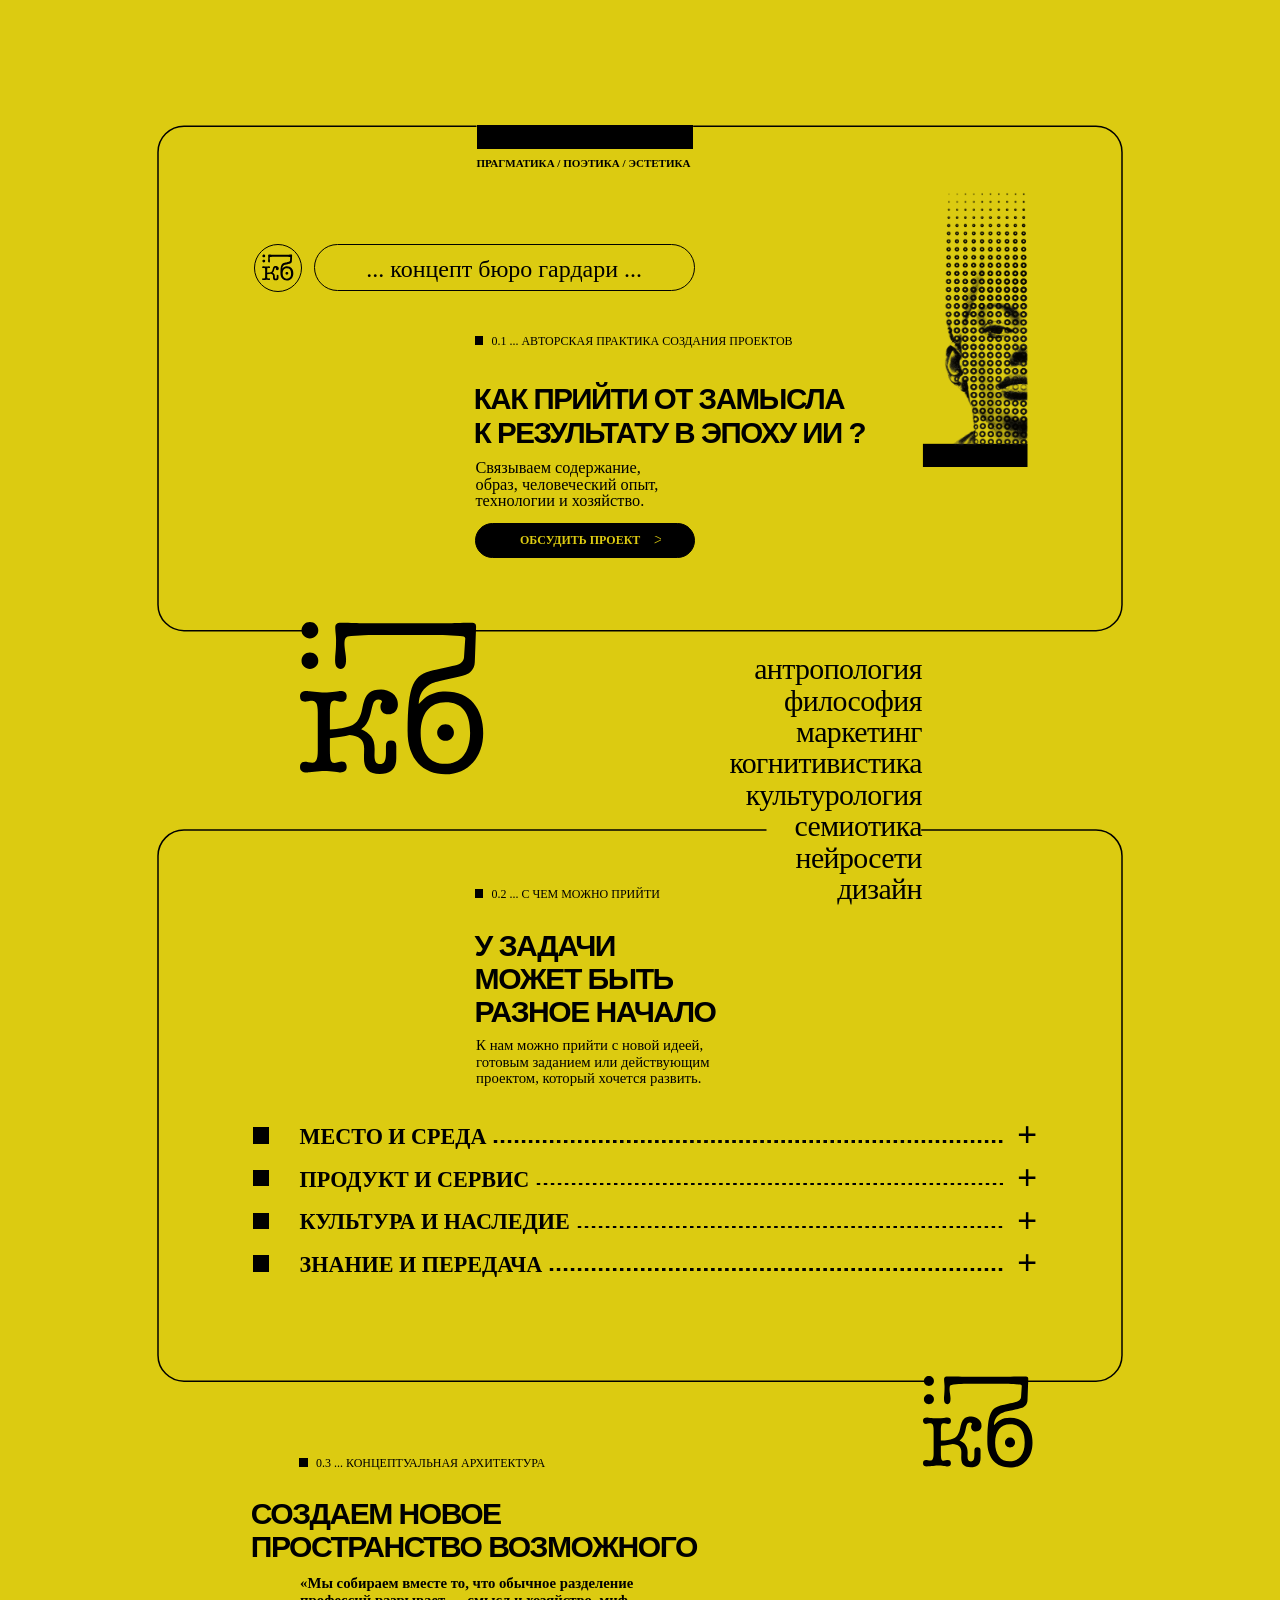
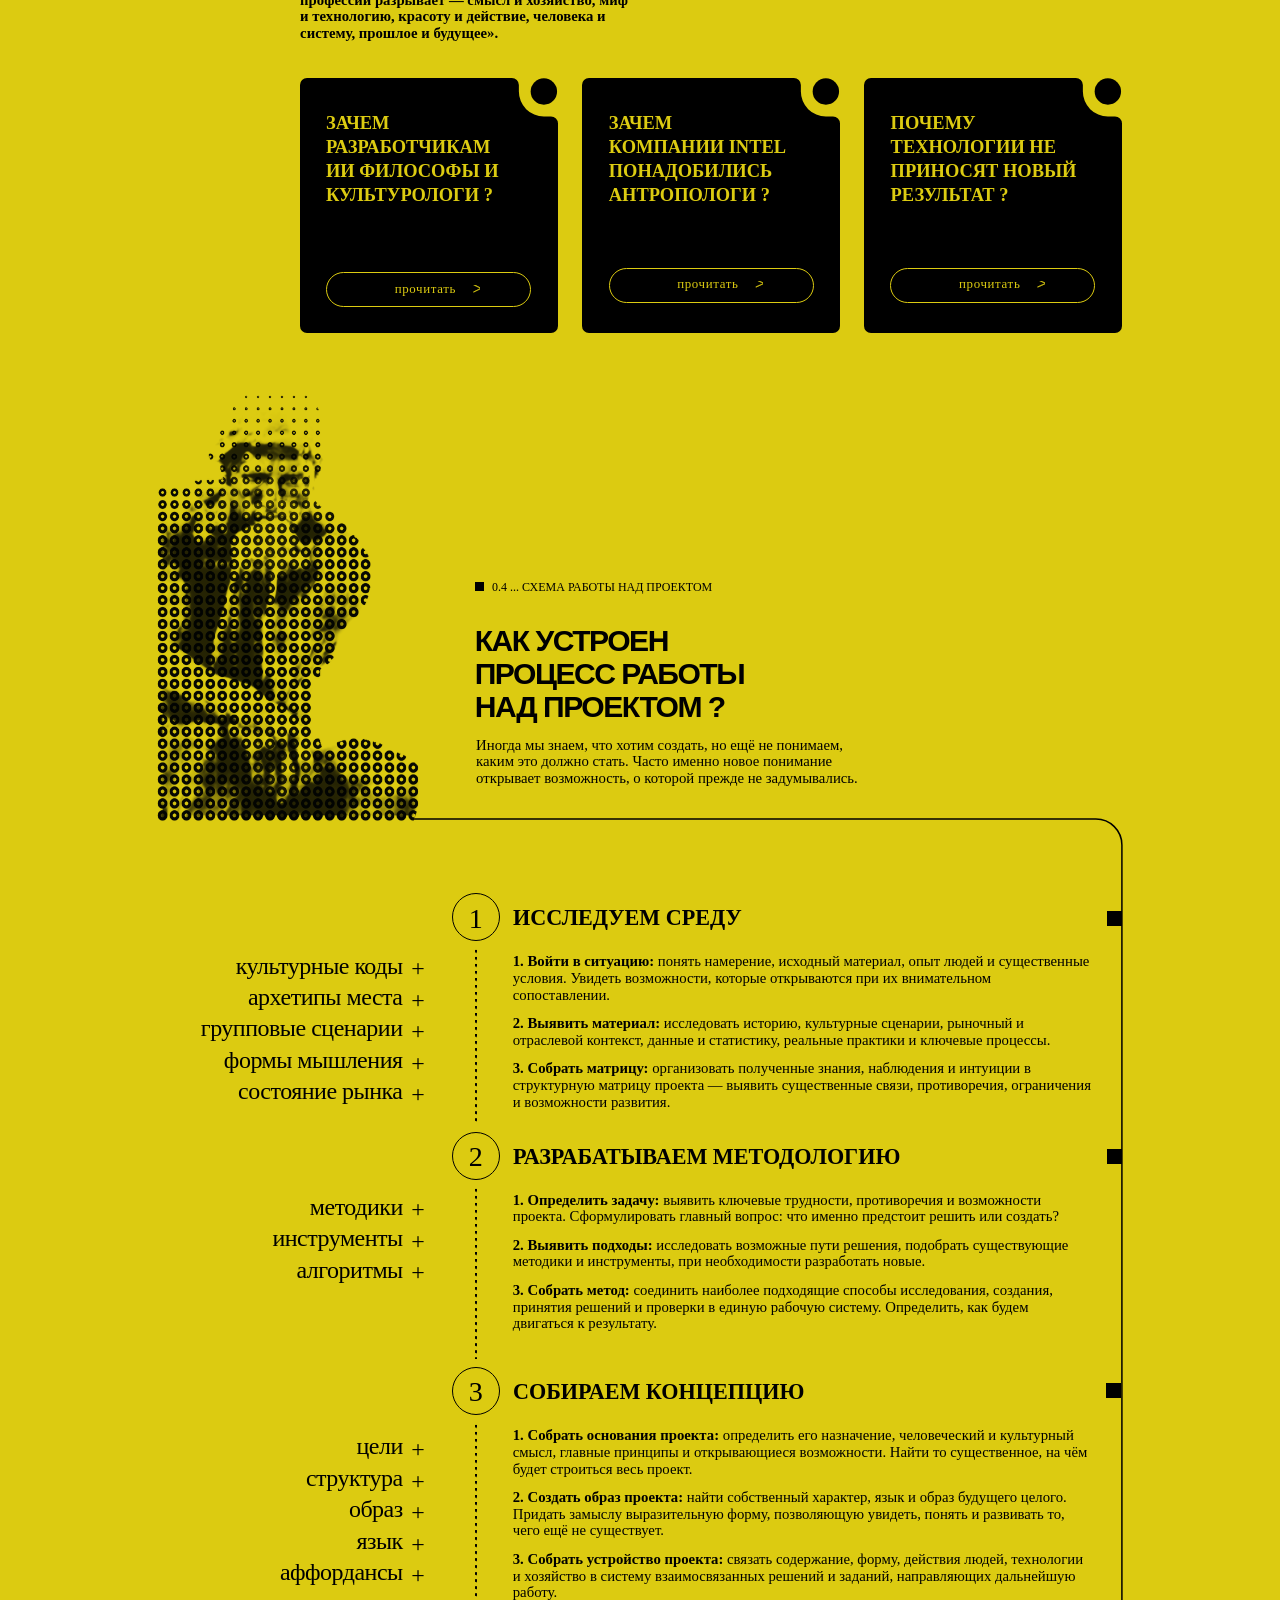
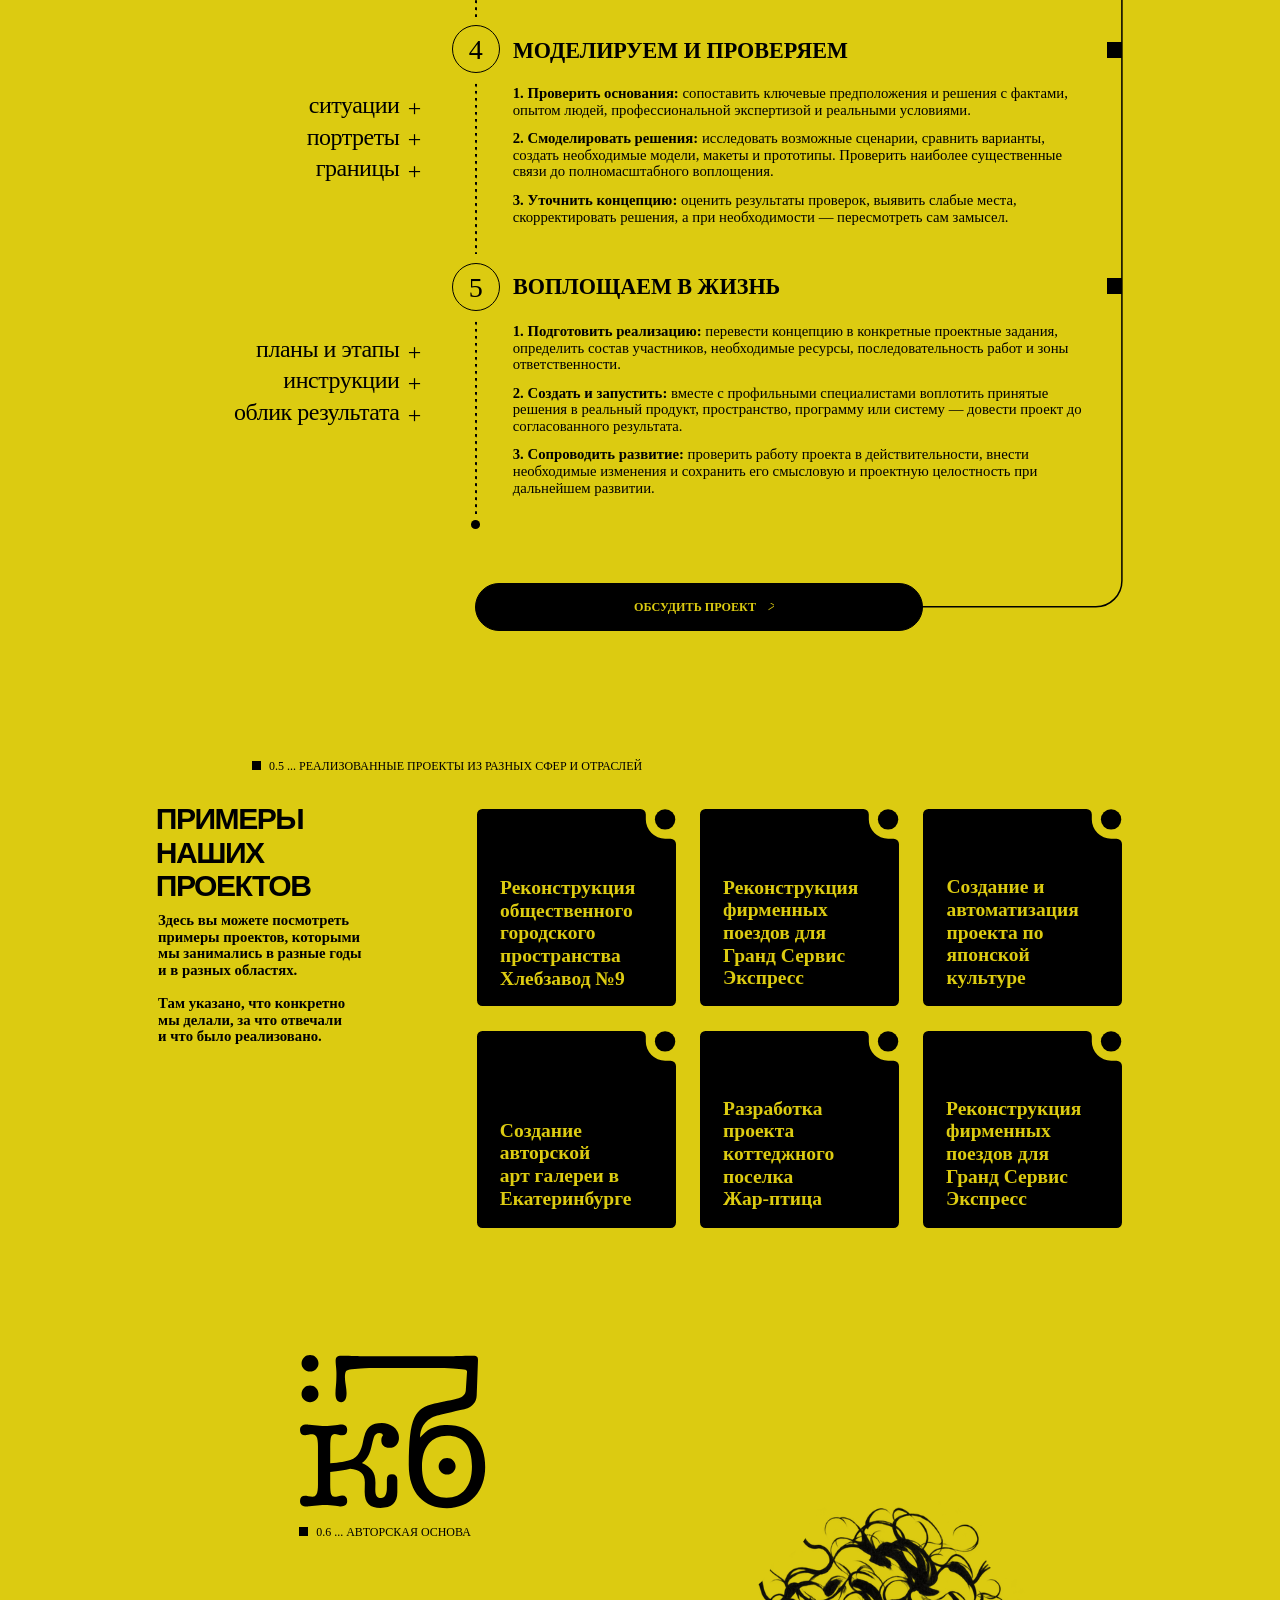
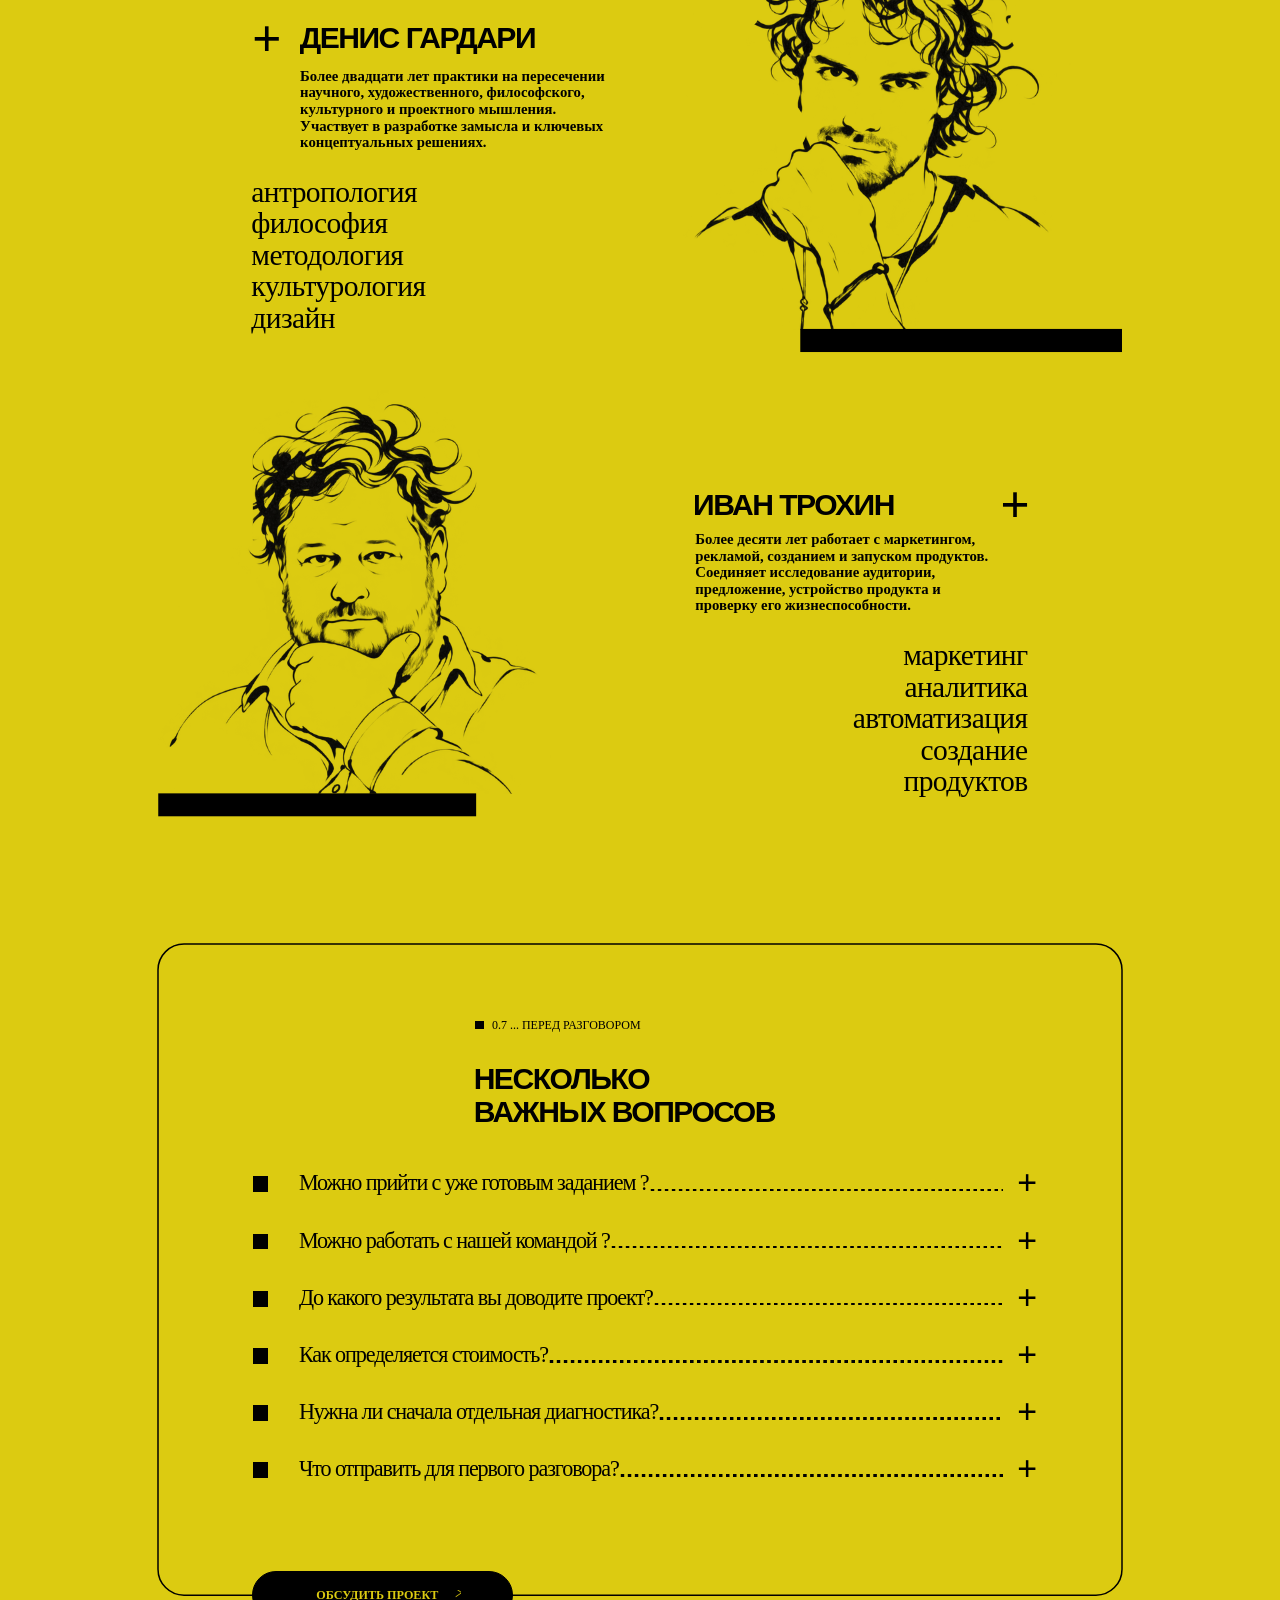
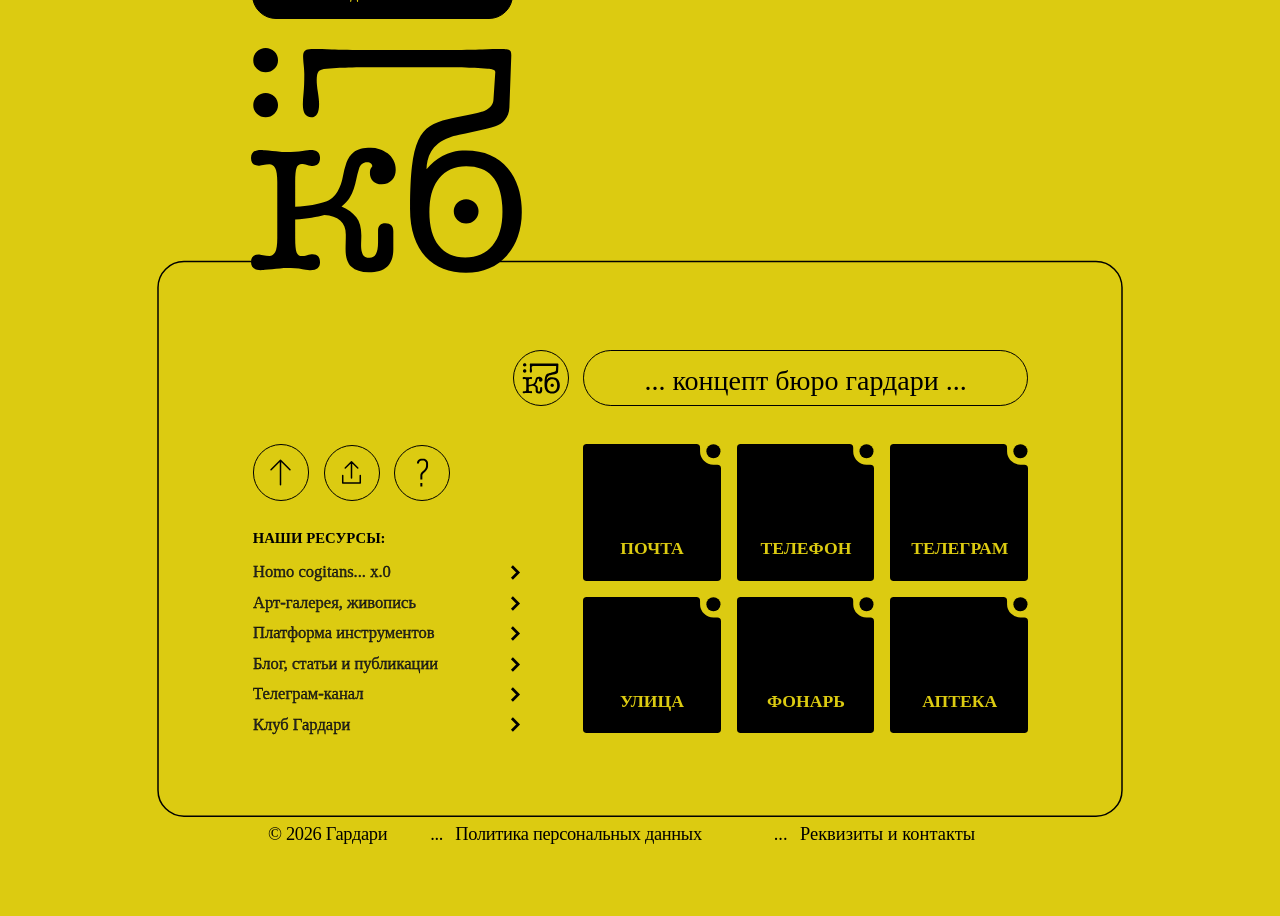
<file: index.html>
<!doctype html>
<html lang="ru" data-kb-generation="2" data-kb-version="2.0" data-kb-release="2.0.0" data-vmg-mobile-breakpoint="760">
<head>
  <meta charset="utf-8">
  <meta name="viewport" content="width=device-width,initial-scale=1">
  <meta name="robots" content="noindex,nofollow">
  <meta name="theme-color" content="#dccb11">
  <title>Концепт бюро Гардари</title>
  <meta name="description" content="Авторская практика создания проектов. Связываем содержание, образ, человеческий опыт, технологии и хозяйство.">
  <style>
    body{margin:0;display:flow-root;background:var(--yellow,#dccb11)}
    .page-shell{width:min(964px,calc(100vw - 32px));margin:12px auto 70px}
    @media(max-width:760px){.page-shell{width:calc(100vw - 28px);margin:12px 14px 32px}}
    html.js.intro-mode:not(.kb-motion-ready):not(.kb-motion-static) .page-shell{visibility:hidden}
  </style>
  <script>
    (function(){
      var root=document.documentElement;
      root.classList.add('js');
      if(!location.hash||['#top','#main'].includes(location.hash))root.classList.add('intro-mode');
      function readable(reason){
        root.classList.remove('intro-mode');
        root.classList.add('kb-motion-static','kb-motion-ready');
        root.dataset.kbMotionFallback=reason;
        if(window.KBRingReveal)window.KBRingReveal.finishAll();
        if(window.KBChapterMotion)window.KBChapterMotion.showAll({keepDialogs:true});
      }
      addEventListener('error',function(event){
        var source=(event.target&&event.target.src)||event.filename||'';
        if(source.indexOf('motion.js')!==-1)readable('script-error');
      },true);
      // Before deferred scripts arrive, a person's navigation still wins.
      function earlyNavigation(){if(!root.classList.contains('kb-motion-ready'))readable('early-navigation');}
      addEventListener('wheel',earlyNavigation,{passive:true,once:true});
      addEventListener('touchmove',earlyNavigation,{passive:true,once:true});
      addEventListener('keydown',function(event){if(['ArrowDown','ArrowUp','PageDown','PageUp','Home','End',' ','Tab'].includes(event.key))earlyNavigation();},{capture:true});
      // A slow or stalled enhancement must never keep the authored page hidden.
      setTimeout(function(){if(!root.classList.contains('kb-motion-ready'))readable('startup-timeout');},2500);
    })();
  </script>
  <link rel="icon" href="assets/logo.svg?v=d2f1d4c4a04a" type="image/svg+xml">
  <link rel="stylesheet" href="assets/site.css?v=2b155bd70c45">
  <link rel="stylesheet" href="assets/reference-controls.css?v=b6aff6964155">
  <link rel="stylesheet" href="assets/reference-alignment.css?v=eacb69d4e965">
  <link rel="stylesheet" href="assets/sliders.css?v=cabce1e2a3c0">
  <link rel="stylesheet" href="assets/motion.css?v=759ee782871c">
  <link rel="stylesheet" href="assets/content-refinements.css?v=4bc7b4dc34a5">
  <link rel="stylesheet" href="assets/process-motion.css?v=202abd9ec937">
  <link rel="stylesheet" href="assets/situations-motion.css?v=b0d667b0d298">
  <link rel="stylesheet" href="assets/ring-reveal.css?v=9a8ff69f4ba5">
  <link rel="stylesheet" href="assets/chapter-motion.css?v=3303d717f99f">
  <link rel="stylesheet" href="assets/legal-footer.css?v=7e7d484778c2">
  <link rel="stylesheet" href="assets/review04-controls.css?v=c03f9bc3840f">
  <link rel="stylesheet" href="assets/line-weight.css?v=ecd39f29cd2a">
  <link rel="stylesheet" href="assets/opening-layout.css?v=06ceb80eabd1">
  <link rel="stylesheet" href="assets/footer-layout.css?v=7720cb6ece03">
  <link rel="stylesheet" href="assets/editor-overrides.css?v=2e6e0b177b61">
  <script src="content.js?v=75b95e67ec9f" defer></script>
  <script src="geometry.js?v=a22f08d64f5a" defer></script>
  <script src="app.js?v=6ffe3b70b583" defer></script>
  <script src="footer-actions.js?v=1698cb143714" defer></script>
  <script src="legal.js?v=56a8077650c5" defer></script>
  <script src="sliders.js?v=01099bc0d679" defer></script>
  <script src="situations-scroll.js?v=2e133ff04754" defer></script>
  <script src="ring-reveal.js?v=e941ba24d284" defer></script>
  <script src="chapter-motion.js?v=9db6929fbefa" defer></script>
  <script src="motion.js?v=1d61d2c1da73" defer></script>
</head>
<body>
<a href="#main" class="skip-link"><span class="type-line" data-kb2-field="prototype:/ui/skipLink" data-kb2-format="text" data-kb2-instance="prototype:/ui/skipLink#1">Перейти к содержанию<i class="baseline-marker" aria-hidden="true"></i></span></a>
<main class="page-shell" id="main">
  <section id="top" class="hero chapter" aria-labelledby="hero-heading" data-address="0.1">
    <div class="hero-scene">
    <div class="hero-window framed"><svg class="frame-skin" data-frame data-bottom-gap="142,327" aria-hidden="true"><path/></svg></div>
    <div class="top-band" aria-hidden="true"></div>
    <p class="top-formula"><span class="type-line" data-kb2-field="prototype:/ui/topFormula" data-kb2-format="text" data-kb2-instance="prototype:/ui/topFormula#1">ПРАГМАТИКА / ПОЭТИКА / ЭСТЕТИКА<i class="baseline-marker" aria-hidden="true"></i></span></p>
    <button class="brand brand-hero" type="button" data-open-agent aria-label="Открыть окно агента КБ"><span class="brand-orb" aria-hidden="true"><img src="assets/brand-logo.svg?v=cec3e40fc9c1" alt=""></span><span class="brand-capsule"><span class="brand-copy"><span class="type-line" data-kb2-field="prototype:/ui/brandCopy" data-kb2-format="text" data-kb2-instance="prototype:/ui/brandCopy#1">... концепт бюро гардари ...<i class="baseline-marker" aria-hidden="true"></i></span></span></span></button>
    <img class="hero-figure" src="assets/hero-figure-compact.svg?v=038024bf74bf" srcset="assets/hero-figure-compact.svg?v=038024bf74bf 510w, assets/hero-figure.svg?v=4e1241ffd965 1020w" sizes="(max-width:760px) 100px, 203px" data-ring-figure="hero-figure" alt="Портрет, проявляющийся сквозь кольцевой растр" fetchpriority="high" decoding="async">
    <p class="section-label"><span class="section-marker" aria-hidden="true"></span><span class="type-line" data-kb2-field="prototype:/ui/sectionLabels/top" data-kb2-format="text" data-kb2-instance="prototype:/ui/sectionLabels/top#1" data-kb2-projection="section-label">0.1 ... АВТОРСКАЯ ПРАКТИКА СОЗДАНИЯ ПРОЕКТОВ<i class="baseline-marker" aria-hidden="true"></i></span></p>
    <h1 id="hero-heading"><span class="type-line" data-kb2-field="prototype:/hero/heading/0" data-kb2-format="text" data-kb2-instance="prototype:/hero/heading/0#1">КАК ПРИЙТИ ОТ ЗАМЫСЛА<i class="baseline-marker" aria-hidden="true"></i></span><br>
<span class="type-line" data-kb2-field="prototype:/hero/heading/1" data-kb2-format="text" data-kb2-instance="prototype:/hero/heading/1#1">К РЕЗУЛЬТАТУ В ЭПОХУ ИИ ?<i class="baseline-marker" aria-hidden="true"></i></span></h1>
    <p class="hero-intro"><span class="type-line" data-kb2-field="prototype:/hero/intro/0" data-kb2-format="text" data-kb2-instance="prototype:/hero/intro/0#1">Связываем содержание,<i class="baseline-marker" aria-hidden="true"></i></span><br>
<span class="type-line" data-kb2-field="prototype:/hero/intro/1" data-kb2-format="text" data-kb2-instance="prototype:/hero/intro/1#1">образ, человеческий опыт,<i class="baseline-marker" aria-hidden="true"></i></span><br>
<span class="type-line" data-kb2-field="prototype:/hero/intro/2" data-kb2-format="text" data-kb2-instance="prototype:/hero/intro/2#1">технологии и хозяйство.<i class="baseline-marker" aria-hidden="true"></i></span></p>
    <button type="button" class="pill contact-pill hero-contact" data-open-contact><span class="type-line" data-kb2-field="prototype:/ui/contactAction" data-kb2-format="text" data-kb2-instance="prototype:/ui/contactAction#1">ОБСУДИТЬ ПРОЕКТ<i class="baseline-marker" aria-hidden="true"></i></span><span class="pill-arrow" aria-hidden="true"><img class="ref-icon" data-source-icon="13" src="assets/ref-icon-cta-hero.svg?v=68bc5b253bf9" alt="" aria-hidden="true"></span></button>
    <img class="large-logo hero-logo" src="assets/logo.svg?v=d2f1d4c4a04a" alt="КБ" width="160" height="133">
    </div>
    <p class="hero-disciplines"><span class="type-line" data-kb2-field="prototype:/ui/heroDisciplines/0" data-kb2-format="text" data-kb2-instance="prototype:/ui/heroDisciplines/0#1">антропология<i class="baseline-marker" aria-hidden="true"></i></span><br>
<span class="type-line" data-kb2-field="prototype:/ui/heroDisciplines/1" data-kb2-format="text" data-kb2-instance="prototype:/ui/heroDisciplines/1#1">философия<i class="baseline-marker" aria-hidden="true"></i></span><br>
<span class="type-line" data-kb2-field="prototype:/ui/heroDisciplines/2" data-kb2-format="text" data-kb2-instance="prototype:/ui/heroDisciplines/2#1">маркетинг<i class="baseline-marker" aria-hidden="true"></i></span><br>
<span class="type-line" data-kb2-field="prototype:/ui/heroDisciplines/3" data-kb2-format="text" data-kb2-instance="prototype:/ui/heroDisciplines/3#1">когнитивистика<i class="baseline-marker" aria-hidden="true"></i></span><br>
<span class="type-line" data-kb2-field="prototype:/ui/heroDisciplines/4" data-kb2-format="text" data-kb2-instance="prototype:/ui/heroDisciplines/4#1">культурология<i class="baseline-marker" aria-hidden="true"></i></span><br>
<span class="type-line" data-kb2-field="prototype:/ui/heroDisciplines/5" data-kb2-format="text" data-kb2-instance="prototype:/ui/heroDisciplines/5#1">семиотика<i class="baseline-marker" aria-hidden="true"></i></span><br>
<span class="type-line" data-kb2-field="prototype:/ui/heroDisciplines/6" data-kb2-format="text" data-kb2-instance="prototype:/ui/heroDisciplines/6#1">нейросети<i class="baseline-marker" aria-hidden="true"></i></span><br>
<span class="type-line" data-kb2-field="prototype:/ui/heroDisciplines/7" data-kb2-format="text" data-kb2-instance="prototype:/ui/heroDisciplines/7#1">дизайн<i class="baseline-marker" aria-hidden="true"></i></span></p>
  </section>

  <section id="situations" class="situations chapter" aria-labelledby="situations-heading" data-address="0.2">
    <div class="situations-window framed"><svg class="frame-skin" data-frame data-bottom-gap="765,877" data-top-gap="608.5,763.2" aria-hidden="true"><path/></svg></div>
    <p class="section-label"><span class="section-marker" aria-hidden="true"></span><span class="type-line" data-kb2-field="prototype:/ui/sectionLabels/situations" data-kb2-format="text" data-kb2-instance="prototype:/ui/sectionLabels/situations#1" data-kb2-projection="section-label">0.2 ... С ЧЕМ МОЖНО ПРИЙТИ<i class="baseline-marker" aria-hidden="true"></i></span></p>
    <h2 id="situations-heading"><span class="type-line" data-kb2-field="prototype:/situations/heading/0" data-kb2-format="text" data-kb2-instance="prototype:/situations/heading/0#1">У ЗАДАЧИ<i class="baseline-marker" aria-hidden="true"></i></span><br>
<span class="type-line" data-kb2-field="prototype:/situations/heading/1" data-kb2-format="text" data-kb2-instance="prototype:/situations/heading/1#1">МОЖЕТ БЫТЬ<i class="baseline-marker" aria-hidden="true"></i></span><br>
<span class="type-line" data-kb2-field="prototype:/situations/heading/2" data-kb2-format="text" data-kb2-instance="prototype:/situations/heading/2#1">РАЗНОЕ НАЧАЛО<i class="baseline-marker" aria-hidden="true"></i></span></h2>
    <p class="situations-intro"><span class="type-line" data-kb2-field="prototype:/situations/intro/0" data-kb2-format="text" data-kb2-instance="prototype:/situations/intro/0#1">К нам можно прийти с новой идеей,<i class="baseline-marker" aria-hidden="true"></i></span><br>
<span class="type-line" data-kb2-field="prototype:/situations/intro/1" data-kb2-format="text" data-kb2-instance="prototype:/situations/intro/1#1">готовым заданием или действующим<i class="baseline-marker" aria-hidden="true"></i></span><br>
<span class="type-line" data-kb2-field="prototype:/situations/intro/2" data-kb2-format="text" data-kb2-instance="prototype:/situations/intro/2#1">проектом, который хочется развить.<i class="baseline-marker" aria-hidden="true"></i></span></p>
    <ul class="situation-list"><li><details class="situation-item" data-slider><summary class="case-summary"><span class="square" aria-hidden="true"></span><span class="case-title"><span class="type-line" data-kb2-field="prototype:/situations/labels/0" data-kb2-format="text" data-kb2-instance="prototype:/situations/labels/0#1">МЕСТО И СРЕДА<i class="baseline-marker" aria-hidden="true"></i></span></span><span class="leader" aria-hidden="true"></span><span class="case-plus" aria-hidden="true">+</span></summary><div class="slider-reveal"><div class="slider-content"><div class="slider-introduction"><h3 class="slider-intro-title" data-kb2-field="content:/cases/0/title" data-kb2-format="text" data-kb2-instance="content:/cases/0/title#1">У места появляется будущее</h3><div data-kb2-field="content:/cases/0/intro" data-kb2-format="paragraphs" data-kb2-instance="content:/cases/0/intro#1"><p>Есть здание или территория, ресурсы и желание дать месту новую жизнь. Но какое содержание здесь будет уместно? Кому оно нужно? Как связать историю, деятельность людей, пространство и хозяйство так, чтобы возник проект с собственным характером и возможностью продолжения?</p></div></div><div class="slider-columns"><div><h3 data-kb2-field="content:/labels/commissionHeading" data-kb2-format="text" data-kb2-instance="content:/labels/commissionHeading#1">Можно поручить</h3><div data-kb2-field="content:/cases/0/commission" data-kb2-format="paragraphs" data-kb2-instance="content:/cases/0/commission#1"><p>Исследовать возможности места, найти направление и разработать концепцию: назначение, программу, образ, сценарии жизни и существенные условия воплощения.</p></div></div><div><h3 data-kb2-field="content:/labels/resultHeading" data-kb2-format="text" data-kb2-instance="content:/labels/resultHeading#1">Результат</h3><div data-kb2-field="content:/cases/0/result" data-kb2-format="paragraphs" data-kb2-instance="content:/cases/0/result#1"><p>Концепция места и система решений для дальнейшего проектирования. По необходимости — участие в разработке и создании самого проекта.</p></div></div></div></div></div></details></li><li><details class="situation-item" data-slider><summary class="case-summary"><span class="square" aria-hidden="true"></span><span class="case-title"><span class="type-line" data-kb2-field="prototype:/situations/labels/1" data-kb2-format="text" data-kb2-instance="prototype:/situations/labels/1#1">ПРОДУКТ И СЕРВИС<i class="baseline-marker" aria-hidden="true"></i></span></span><span class="leader" aria-hidden="true"></span><span class="case-plus" aria-hidden="true">+</span></summary><div class="slider-reveal"><div class="slider-content"><div class="slider-introduction"><h3 class="slider-intro-title" data-kb2-field="content:/cases/1/title" data-kb2-format="text" data-kb2-instance="content:/cases/1/title#1">Новая возможность становится продуктом</h3><div data-kb2-field="content:/cases/1/intro" data-kb2-format="paragraphs" data-kb2-instance="content:/cases/1/intro#1"><p>Есть идея продукта или сервиса, технологические возможности и желание создать нечто новое. Но что именно должно стать возможным для человека? Как устроить сам продукт, взаимодействие с ним, работу команды и хозяйство, чтобы замысел получил собственный характер и практическую ценность?</p></div></div><div class="slider-columns"><div><h3 data-kb2-field="content:/labels/commissionHeading" data-kb2-format="text" data-kb2-instance="content:/labels/commissionHeading#2">Можно поручить</h3><div data-kb2-field="content:/cases/1/commission" data-kb2-format="paragraphs" data-kb2-instance="content:/cases/1/commission#1"><p>Разработать концепцию продукта, его назначение, сценарии использования, функции, содержание, образ и организацию работы. Связать их с техническими и хозяйственными решениями.</p></div></div><div><h3 data-kb2-field="content:/labels/resultHeading" data-kb2-format="text" data-kb2-instance="content:/labels/resultHeading#2">Результат</h3><div data-kb2-field="content:/cases/1/result" data-kb2-format="paragraphs" data-kb2-instance="content:/cases/1/result#1"><p>Концепция и система проектных заданий, прототип или работающая версия продукта — в зависимости от задачи и согласованного объёма работы.</p></div></div></div></div></div></details></li><li><details class="situation-item" data-slider><summary class="case-summary"><span class="square" aria-hidden="true"></span><span class="case-title"><span class="type-line" data-kb2-field="prototype:/situations/labels/2" data-kb2-format="text" data-kb2-instance="prototype:/situations/labels/2#1">КУЛЬТУРА И НАСЛЕДИЕ<i class="baseline-marker" aria-hidden="true"></i></span></span><span class="leader" aria-hidden="true"></span><span class="case-plus" aria-hidden="true">+</span></summary><div class="slider-reveal"><div class="slider-content"><div class="slider-introduction"><h3 class="slider-intro-title" data-kb2-field="content:/cases/2/title" data-kb2-format="text" data-kb2-instance="content:/cases/2/title#1">Наследие получает продолжение</h3><div data-kb2-field="content:/cases/2/intro" data-kb2-format="paragraphs" data-kb2-instance="content:/cases/2/intro#1"><p>Есть история, культурный материал, наследие места или организации. Или вполне определённая задача — создать музей, выставку, культурную программу. Важно не просто рассказать о прошлом или представить содержание, а найти, какое значение оно может приобрести сегодня и какую новую форму человеческого опыта открыть.</p><p></p></div></div><div class="slider-columns"><div><h3 data-kb2-field="content:/labels/commissionHeading" data-kb2-format="text" data-kb2-instance="content:/labels/commissionHeading#3">Можно поручить</h3><div data-kb2-field="content:/cases/2/commission" data-kb2-format="paragraphs" data-kb2-instance="content:/cases/2/commission#1"><p>Разработать содержательную концепцию, образ и драматургию проекта, способы участия людей, пространственные и визуальные решения, задания для профессиональных команд.</p><p></p></div></div><div><h3 data-kb2-field="content:/labels/resultHeading" data-kb2-format="text" data-kb2-instance="content:/labels/resultHeading#3">Результат</h3><div data-kb2-field="content:/cases/2/result" data-kb2-format="paragraphs" data-kb2-instance="content:/cases/2/result#1"><p>Концепция культурного проекта и система решений для её воплощения. При соответствующем поручении — участие в создании и запуске.</p></div></div></div></div></div></details></li><li><details class="situation-item" data-slider><summary class="case-summary"><span class="square" aria-hidden="true"></span><span class="case-title"><span class="type-line" data-kb2-field="prototype:/situations/labels/3" data-kb2-format="text" data-kb2-instance="prototype:/situations/labels/3#1">ЗНАНИЕ И ПЕРЕДАЧА<i class="baseline-marker" aria-hidden="true"></i></span></span><span class="leader" aria-hidden="true"></span><span class="case-plus" aria-hidden="true">+</span></summary><div class="slider-reveal"><div class="slider-content"><div class="slider-introduction"><h3 class="slider-intro-title" data-kb2-field="content:/cases/3/title" data-kb2-format="text" data-kb2-instance="content:/cases/3/title#1">Опыт становится способностью другого</h3><div data-kb2-field="content:/cases/3/intro" data-kb2-format="paragraphs" data-kb2-instance="content:/cases/3/intro#1"><p>Есть накопленные знания, исследования, профессиональный опыт, собственный метод или архив. Но сохранить и изложить материал ещё не значит сделать его доступным другому человеку. Как создать форму, в которой знание можно будет понимать, осваивать, применять и развивать самостоятельно?</p></div></div><div class="slider-columns"><div><h3 data-kb2-field="content:/labels/commissionHeading" data-kb2-format="text" data-kb2-instance="content:/labels/commissionHeading#4">Можно поручить</h3><div data-kb2-field="content:/cases/3/commission" data-kb2-format="paragraphs" data-kb2-instance="content:/cases/3/commission#1"><p>Исследовать материал, определить содержание и способ передачи. Разработать образовательную программу, систему знаний, профессиональный метод, цифровой инструмент или другую подходящую форму.</p></div></div><div><h3 data-kb2-field="content:/labels/resultHeading" data-kb2-format="text" data-kb2-instance="content:/labels/resultHeading#4">Результат</h3><div data-kb2-field="content:/cases/3/result" data-kb2-format="paragraphs" data-kb2-instance="content:/cases/3/result#1"><p>Концепция и разработанные материалы выбранного продукта, необходимая проба или пилотная версия. Дальнейшее создание и запуск — по задаче.</p></div></div></div></div></div></details></li></ul>
    <img class="large-logo situations-logo" src="assets/logo.svg?v=d2f1d4c4a04a" alt="КБ" width="160" height="133">
  </section>

  <section id="bureau" class="bureau chapter" aria-labelledby="bureau-heading" data-address="0.3">
    <p class="section-label"><span class="section-marker" aria-hidden="true"></span><span class="type-line" data-kb2-field="prototype:/ui/sectionLabels/bureau" data-kb2-format="text" data-kb2-instance="prototype:/ui/sectionLabels/bureau#1" data-kb2-projection="section-label">0.3 ... КОНЦЕПТУАЛЬНАЯ АРХИТЕКТУРА<i class="baseline-marker" aria-hidden="true"></i></span></p>
    <h2 id="bureau-heading"><span class="type-line" data-kb2-field="prototype:/bureau/heading/0" data-kb2-format="text" data-kb2-instance="prototype:/bureau/heading/0#1">СОЗДАЕМ НОВОЕ<i class="baseline-marker" aria-hidden="true"></i></span><br>
<span class="type-line" data-kb2-field="prototype:/bureau/heading/1" data-kb2-format="text" data-kb2-instance="prototype:/bureau/heading/1#1">ПРОСТРАНСТВО ВОЗМОЖНОГО<i class="baseline-marker" aria-hidden="true"></i></span></h2>
    <blockquote><span class="type-line" data-kb2-field="prototype:/bureau/quote/0" data-kb2-format="text" data-kb2-instance="prototype:/bureau/quote/0#1">«Мы собираем вместе то, что обычное разделение<i class="baseline-marker" aria-hidden="true"></i></span><br>
<span class="type-line" data-kb2-field="prototype:/bureau/quote/1" data-kb2-format="text" data-kb2-instance="prototype:/bureau/quote/1#1">профессий разрывает — смысл и хозяйство, миф<i class="baseline-marker" aria-hidden="true"></i></span><br>
<span class="type-line" data-kb2-field="prototype:/bureau/quote/2" data-kb2-format="text" data-kb2-instance="prototype:/bureau/quote/2#1">и технологию, красоту и действие, человека и<i class="baseline-marker" aria-hidden="true"></i></span><br>
<span class="type-line" data-kb2-field="prototype:/bureau/quote/3" data-kb2-format="text" data-kb2-instance="prototype:/bureau/quote/3#1">систему, прошлое и будущее».<i class="baseline-marker" aria-hidden="true"></i></span></blockquote>
    <div class="precedent-grid"><article class="precedent-card notch-card"><img class="notch-skin" src="assets/notch-card.svg?v=062c75508cbf" alt="" aria-hidden="true"><h3><span class="type-line" data-kb2-field="prototype:/bureau/cards/0/lines/0" data-kb2-format="text" data-kb2-instance="prototype:/bureau/cards/0/lines/0#1">ЗАЧЕМ<i class="baseline-marker" aria-hidden="true"></i></span><br>
<span class="type-line" data-kb2-field="prototype:/bureau/cards/0/lines/1" data-kb2-format="text" data-kb2-instance="prototype:/bureau/cards/0/lines/1#1">РАЗРАБОТЧИКАМ<i class="baseline-marker" aria-hidden="true"></i></span><br>
<span class="type-line" data-kb2-field="prototype:/bureau/cards/0/lines/2" data-kb2-format="text" data-kb2-instance="prototype:/bureau/cards/0/lines/2#1">ИИ ФИЛОСОФЫ И<i class="baseline-marker" aria-hidden="true"></i></span><br>
<span class="type-line" data-kb2-field="prototype:/bureau/cards/0/lines/3" data-kb2-format="text" data-kb2-instance="prototype:/bureau/cards/0/lines/3#1">КУЛЬТУРОЛОГИ ?<i class="baseline-marker" aria-hidden="true"></i></span></h3><button type="button" class="pill outline-pill" data-precedent-id="anthropic"><span class="type-line" data-kb2-field="prototype:/ui/precedentAction" data-kb2-format="text" data-kb2-instance="prototype:/ui/precedentAction#1">прочитать<i class="baseline-marker" aria-hidden="true"></i></span><span class="pill-arrow" aria-hidden="true"><img class="ref-icon" data-source-icon="17" src="assets/ref-icon-precedent-1.svg?v=7f9f2d20c780" alt="" aria-hidden="true"></span></button></article><article class="precedent-card notch-card"><img class="notch-skin" src="assets/notch-card.svg?v=062c75508cbf" alt="" aria-hidden="true"><h3><span class="type-line" data-kb2-field="prototype:/bureau/cards/1/lines/0" data-kb2-format="text" data-kb2-instance="prototype:/bureau/cards/1/lines/0#1">ЗАЧЕМ<i class="baseline-marker" aria-hidden="true"></i></span><br>
<span class="type-line" data-kb2-field="prototype:/bureau/cards/1/lines/1" data-kb2-format="text" data-kb2-instance="prototype:/bureau/cards/1/lines/1#1">КОМПАНИИ INTEL<i class="baseline-marker" aria-hidden="true"></i></span><br>
<span class="type-line" data-kb2-field="prototype:/bureau/cards/1/lines/2" data-kb2-format="text" data-kb2-instance="prototype:/bureau/cards/1/lines/2#1">ПОНАДОБИЛИСЬ<i class="baseline-marker" aria-hidden="true"></i></span><br>
<span class="type-line" data-kb2-field="prototype:/bureau/cards/1/lines/3" data-kb2-format="text" data-kb2-instance="prototype:/bureau/cards/1/lines/3#1">АНТРОПОЛОГИ ?<i class="baseline-marker" aria-hidden="true"></i></span></h3><button type="button" class="pill outline-pill" data-precedent-id="intel"><span class="type-line" data-kb2-field="prototype:/ui/precedentAction" data-kb2-format="text" data-kb2-instance="prototype:/ui/precedentAction#2">прочитать<i class="baseline-marker" aria-hidden="true"></i></span><span class="pill-arrow" aria-hidden="true"><img class="ref-icon" data-source-icon="19" src="assets/ref-icon-precedent-2.svg?v=a5e52b35e93b" alt="" aria-hidden="true"></span></button></article><article class="precedent-card notch-card"><img class="notch-skin" src="assets/notch-card.svg?v=062c75508cbf" alt="" aria-hidden="true"><h3><span class="type-line" data-kb2-field="prototype:/bureau/cards/2/lines/0" data-kb2-format="text" data-kb2-instance="prototype:/bureau/cards/2/lines/0#1">ПОЧЕМУ<i class="baseline-marker" aria-hidden="true"></i></span><br>
<span class="type-line" data-kb2-field="prototype:/bureau/cards/2/lines/1" data-kb2-format="text" data-kb2-instance="prototype:/bureau/cards/2/lines/1#1">ТЕХНОЛОГИИ НЕ<i class="baseline-marker" aria-hidden="true"></i></span><br>
<span class="type-line" data-kb2-field="prototype:/bureau/cards/2/lines/2" data-kb2-format="text" data-kb2-instance="prototype:/bureau/cards/2/lines/2#1">ПРИНОСЯТ НОВЫЙ<i class="baseline-marker" aria-hidden="true"></i></span><br>
<span class="type-line" data-kb2-field="prototype:/bureau/cards/2/lines/3" data-kb2-format="text" data-kb2-instance="prototype:/bureau/cards/2/lines/3#1">РЕЗУЛЬТАТ ?<i class="baseline-marker" aria-hidden="true"></i></span></h3><button type="button" class="pill outline-pill" data-precedent-id="mckinsey"><span class="type-line" data-kb2-field="prototype:/ui/precedentAction" data-kb2-format="text" data-kb2-instance="prototype:/ui/precedentAction#3">прочитать<i class="baseline-marker" aria-hidden="true"></i></span><span class="pill-arrow" aria-hidden="true"><img class="ref-icon" data-source-icon="21" src="assets/ref-icon-precedent-3.svg?v=f47dd6de4367" alt="" aria-hidden="true"></span></button></article></div>
  </section>

  <section id="practice" class="practice chapter" aria-labelledby="practice-heading" data-address="0.4">
    <img class="process-figure" src="assets/process-figure-compact.svg?v=29529a135317" srcset="assets/process-figure-compact.svg?v=29529a135317 1020w, assets/process-figure.svg?v=2dfc0139ed1b 2040w" sizes="(max-width:760px) 110px, 290px" data-ring-figure="process-figure" alt="Фигура человека в кольцевом растре" loading="lazy" fetchpriority="low" decoding="async">
    <p class="section-label"><span class="section-marker" aria-hidden="true"></span><span class="type-line" data-kb2-field="prototype:/ui/sectionLabels/practice" data-kb2-format="text" data-kb2-instance="prototype:/ui/sectionLabels/practice#1" data-kb2-projection="section-label">0.4 ... СХЕМА РАБОТЫ НАД ПРОЕКТОМ<i class="baseline-marker" aria-hidden="true"></i></span></p>
    <h2 id="practice-heading"><span class="type-line" data-kb2-field="prototype:/practice/heading/0" data-kb2-format="text" data-kb2-instance="prototype:/practice/heading/0#1">КАК УСТРОЕН<i class="baseline-marker" aria-hidden="true"></i></span><br>
<span class="type-line" data-kb2-field="prototype:/practice/heading/1" data-kb2-format="text" data-kb2-instance="prototype:/practice/heading/1#1">ПРОЦЕСС РАБОТЫ<i class="baseline-marker" aria-hidden="true"></i></span><br>
<span class="type-line" data-kb2-field="prototype:/practice/heading/2" data-kb2-format="text" data-kb2-instance="prototype:/practice/heading/2#1">НАД ПРОЕКТОМ ?<i class="baseline-marker" aria-hidden="true"></i></span></h2>
    <p class="practice-intro"><span class="type-line" data-kb2-field="prototype:/practice/intro/0" data-kb2-format="text" data-kb2-instance="prototype:/practice/intro/0#1">Иногда мы знаем, что хотим создать, но ещё не понимаем,<i class="baseline-marker" aria-hidden="true"></i></span><br>
<span class="type-line" data-kb2-field="prototype:/practice/intro/1" data-kb2-format="text" data-kb2-instance="prototype:/practice/intro/1#1">каким это должно стать. Часто именно новое понимание<i class="baseline-marker" aria-hidden="true"></i></span><br>
<span class="type-line" data-kb2-field="prototype:/practice/intro/2" data-kb2-format="text" data-kb2-instance="prototype:/practice/intro/2#1">открывает возможность, о которой прежде не задумывались.<i class="baseline-marker" aria-hidden="true"></i></span></p>
    <svg class="process-outline" data-process-frame aria-hidden="true"><path/></svg>
    <div class="process-timeline"><article class="process-row" id="process-1"><div class="process-terms"><details class="parameter-item" data-slider><summary class="term-summary"><span class="term-label"><span class="type-line" data-kb2-field="prototype:/practice/terms/0/0" data-kb2-format="text" data-kb2-instance="prototype:/practice/terms/0/0#1" data-kb2-projection="strip-terminal-plus">культурные коды<i class="baseline-marker" aria-hidden="true"></i></span></span><span class="term-plus" aria-hidden="true"><span class="type-line">+<i class="baseline-marker" aria-hidden="true"></i></span></span></summary><div class="slider-reveal"><p class="parameter-definition" data-kb2-field="updates:/parameterDefinitions/0/0" data-kb2-format="text" data-kb2-instance="updates:/parameterDefinitions/0/0#1">Значения, образы и правила, которые помогают людям понимать происходящее и определяют привычные способы поведения.</p></div></details><details class="parameter-item" data-slider><summary class="term-summary"><span class="term-label"><span class="type-line" data-kb2-field="prototype:/practice/terms/0/1" data-kb2-format="text" data-kb2-instance="prototype:/practice/terms/0/1#1" data-kb2-projection="strip-terminal-plus">архетипы места<i class="baseline-marker" aria-hidden="true"></i></span></span><span class="term-plus" aria-hidden="true"><span class="type-line">+<i class="baseline-marker" aria-hidden="true"></i></span></span></summary><div class="slider-reveal"><p class="parameter-definition" data-kb2-field="updates:/parameterDefinitions/0/1" data-kb2-format="text" data-kb2-instance="updates:/parameterDefinitions/0/1#1">Устойчивые представления о месте, его характере и назначении, которые связывают прошлый опыт с ожиданиями людей.</p></div></details><details class="parameter-item" data-slider><summary class="term-summary"><span class="term-label"><span class="type-line" data-kb2-field="prototype:/practice/terms/0/2" data-kb2-format="text" data-kb2-instance="prototype:/practice/terms/0/2#1" data-kb2-projection="strip-terminal-plus">групповые сценарии<i class="baseline-marker" aria-hidden="true"></i></span></span><span class="term-plus" aria-hidden="true"><span class="type-line">+<i class="baseline-marker" aria-hidden="true"></i></span></span></summary><div class="slider-reveal"><p class="parameter-definition" data-kb2-field="updates:/parameterDefinitions/0/2" data-kb2-format="text" data-kb2-instance="updates:/parameterDefinitions/0/2#1">Повторяющиеся способы совместного действия: как люди встречаются, распределяют роли, принимают решения и взаимодействуют друг с другом.</p></div></details><details class="parameter-item" data-slider><summary class="term-summary"><span class="term-label"><span class="type-line" data-kb2-field="prototype:/practice/terms/0/3" data-kb2-format="text" data-kb2-instance="prototype:/practice/terms/0/3#1" data-kb2-projection="strip-terminal-plus">формы мышления<i class="baseline-marker" aria-hidden="true"></i></span></span><span class="term-plus" aria-hidden="true"><span class="type-line">+<i class="baseline-marker" aria-hidden="true"></i></span></span></summary><div class="slider-reveal"><p class="parameter-definition" data-kb2-field="updates:/parameterDefinitions/0/3" data-kb2-format="text" data-kb2-instance="updates:/parameterDefinitions/0/3#1">Способы замечать существенное, ставить вопросы, строить объяснения и находить решения, принятые в конкретной среде.</p></div></details><details class="parameter-item" data-slider><summary class="term-summary"><span class="term-label"><span class="type-line" data-kb2-field="prototype:/practice/terms/0/4" data-kb2-format="text" data-kb2-instance="prototype:/practice/terms/0/4#1" data-kb2-projection="strip-terminal-plus">состояние рынка<i class="baseline-marker" aria-hidden="true"></i></span></span><span class="term-plus" aria-hidden="true"><span class="type-line">+<i class="baseline-marker" aria-hidden="true"></i></span></span></summary><div class="slider-reveal"><p class="parameter-definition" data-kb2-field="updates:/parameterDefinitions/0/4" data-kb2-format="text" data-kb2-instance="updates:/parameterDefinitions/0/4#1">Существующие предложения, спрос, участники и условия обмена, от которых зависят востребованность и жизнеспособность проекта.</p></div></details></div><div class="process-main"><details class="step-details" data-slider><summary><h3 class="process-heading"><span class="step-number" aria-hidden="true"><span class="type-line">1<i class="baseline-marker" aria-hidden="true"></i></span></span><span class="process-title"><span class="type-line" data-kb2-field="prototype:/practice/titles/0" data-kb2-format="text" data-kb2-instance="prototype:/practice/titles/0#1">ИССЛЕДУЕМ СРЕДУ<i class="baseline-marker" aria-hidden="true"></i></span></span></h3></summary><div class="slider-reveal"><div class="step-content" data-kb2-field="content:/process/0/text" data-kb2-format="paragraphs" data-kb2-instance="content:/process/0/text#1"><p><strong>1. Войти в ситуацию:</strong> понять намерение, исходный материал, опыт людей и существенные условия. Увидеть возможности, которые открываются при их внимательном сопоставлении.</p><p><strong>2. Выявить материал:</strong> исследовать историю, культурные сценарии, рыночный и отраслевой контекст, данные и статистику, реальные практики и ключевые процессы.</p><p><strong>3. Собрать матрицу:</strong> организовать полученные знания, наблюдения и интуиции в структурную матрицу проекта — выявить существенные связи, противоречия, ограничения и возможности развития.</p></div></div></details></div><span class="process-end" aria-hidden="true"></span></article><article class="process-row" id="process-2"><div class="process-terms"><details class="parameter-item" data-slider><summary class="term-summary"><span class="term-label"><span class="type-line" data-kb2-field="prototype:/practice/terms/1/0" data-kb2-format="text" data-kb2-instance="prototype:/practice/terms/1/0#1" data-kb2-projection="strip-terminal-plus">методики<i class="baseline-marker" aria-hidden="true"></i></span></span><span class="term-plus" aria-hidden="true"><span class="type-line">+<i class="baseline-marker" aria-hidden="true"></i></span></span></summary><div class="slider-reveal"><p class="parameter-definition" data-kb2-field="updates:/parameterDefinitions/1/0" data-kb2-format="text" data-kb2-instance="updates:/parameterDefinitions/1/0#1">Способы исследования и разработки, которые задают подход к задаче, необходимые действия и основания выбора решений.</p></div></details><details class="parameter-item" data-slider><summary class="term-summary"><span class="term-label"><span class="type-line" data-kb2-field="prototype:/practice/terms/1/1" data-kb2-format="text" data-kb2-instance="prototype:/practice/terms/1/1#1" data-kb2-projection="strip-terminal-plus">инструменты<i class="baseline-marker" aria-hidden="true"></i></span></span><span class="term-plus" aria-hidden="true"><span class="type-line">+<i class="baseline-marker" aria-hidden="true"></i></span></span></summary><div class="slider-reveal"><p class="parameter-definition" data-kb2-field="updates:/parameterDefinitions/1/1" data-kb2-format="text" data-kb2-instance="updates:/parameterDefinitions/1/1#1">Средства, с помощью которых выполняют конкретную работу: исследуют материал, создают варианты, рассчитывают, моделируют или проверяют решения.</p></div></details><details class="parameter-item" data-slider><summary class="term-summary"><span class="term-label"><span class="type-line" data-kb2-field="prototype:/practice/terms/1/2" data-kb2-format="text" data-kb2-instance="prototype:/practice/terms/1/2#1" data-kb2-projection="strip-terminal-plus">алгоритмы<i class="baseline-marker" aria-hidden="true"></i></span></span><span class="term-plus" aria-hidden="true"><span class="type-line">+<i class="baseline-marker" aria-hidden="true"></i></span></span></summary><div class="slider-reveal"><p class="parameter-definition" data-kb2-field="updates:/parameterDefinitions/1/2" data-kb2-format="text" data-kb2-instance="updates:/parameterDefinitions/1/2#1">Ясная последовательность действий и условий перехода между ними, позволяющая воспроизводимо решать определённую задачу.</p></div></details></div><div class="process-main"><details class="step-details" data-slider><summary><h3 class="process-heading"><span class="step-number" aria-hidden="true"><span class="type-line">2<i class="baseline-marker" aria-hidden="true"></i></span></span><span class="process-title"><span class="type-line" data-kb2-field="prototype:/practice/titles/1" data-kb2-format="text" data-kb2-instance="prototype:/practice/titles/1#1">РАЗРАБАТЫВАЕМ МЕТОДОЛОГИЮ<i class="baseline-marker" aria-hidden="true"></i></span></span></h3></summary><div class="slider-reveal"><div class="step-content" data-kb2-field="content:/process/1/text" data-kb2-format="paragraphs" data-kb2-instance="content:/process/1/text#1"><p><strong>1. Определить задачу:</strong> выявить ключевые трудности, противоречия и возможности проекта. Сформулировать главный вопрос: что именно предстоит решить или создать?</p><p><strong>2. Выявить подходы:</strong> исследовать возможные пути решения, подобрать существующие методики и инструменты, при необходимости разработать новые.</p><p><strong>3. Собрать метод:</strong> соединить наиболее подходящие способы исследования, создания, принятия решений и проверки в единую рабочую систему. Определить, как будем двигаться к результату.</p></div></div></details></div><span class="process-end" aria-hidden="true"></span></article><article class="process-row" id="process-3"><div class="process-terms"><details class="parameter-item" data-slider><summary class="term-summary"><span class="term-label"><span class="type-line" data-kb2-field="prototype:/practice/terms/2/0" data-kb2-format="text" data-kb2-instance="prototype:/practice/terms/2/0#1" data-kb2-projection="strip-terminal-plus">цели<i class="baseline-marker" aria-hidden="true"></i></span></span><span class="term-plus" aria-hidden="true"><span class="type-line">+<i class="baseline-marker" aria-hidden="true"></i></span></span></summary><div class="slider-reveal"><p class="parameter-definition" data-kb2-field="updates:/parameterDefinitions/2/0" data-kb2-format="text" data-kb2-instance="updates:/parameterDefinitions/2/0#1">То, чего должен достичь проект: желаемые изменения, их адресаты и признаки, по которым можно судить об осуществлении.</p></div></details><details class="parameter-item" data-slider><summary class="term-summary"><span class="term-label"><span class="type-line" data-kb2-field="prototype:/practice/terms/2/1" data-kb2-format="text" data-kb2-instance="prototype:/practice/terms/2/1#1" data-kb2-projection="strip-terminal-plus">структура<i class="baseline-marker" aria-hidden="true"></i></span></span><span class="term-plus" aria-hidden="true"><span class="type-line">+<i class="baseline-marker" aria-hidden="true"></i></span></span></summary><div class="slider-reveal"><p class="parameter-definition" data-kb2-field="updates:/parameterDefinitions/2/1" data-kb2-format="text" data-kb2-instance="updates:/parameterDefinitions/2/1#1">Состав частей проекта и связи между ними, определяющие, как устроено целое и как оно работает.</p></div></details><details class="parameter-item" data-slider><summary class="term-summary"><span class="term-label"><span class="type-line" data-kb2-field="prototype:/practice/terms/2/2" data-kb2-format="text" data-kb2-instance="prototype:/practice/terms/2/2#1" data-kb2-projection="strip-terminal-plus">образ<i class="baseline-marker" aria-hidden="true"></i></span></span><span class="term-plus" aria-hidden="true"><span class="type-line">+<i class="baseline-marker" aria-hidden="true"></i></span></span></summary><div class="slider-reveal"><p class="parameter-definition" data-kb2-field="updates:/parameterDefinitions/2/2" data-kb2-format="text" data-kb2-instance="updates:/parameterDefinitions/2/2#1">Целостное представление о характере проекта, позволяющее увидеть его особенности и представить будущую встречу с ним.</p></div></details><details class="parameter-item" data-slider><summary class="term-summary"><span class="term-label"><span class="type-line" data-kb2-field="prototype:/practice/terms/2/3" data-kb2-format="text" data-kb2-instance="prototype:/practice/terms/2/3#1" data-kb2-projection="strip-terminal-plus">язык<i class="baseline-marker" aria-hidden="true"></i></span></span><span class="term-plus" aria-hidden="true"><span class="type-line">+<i class="baseline-marker" aria-hidden="true"></i></span></span></summary><div class="slider-reveal"><p class="parameter-definition" data-kb2-field="updates:/parameterDefinitions/2/3" data-kb2-format="text" data-kb2-instance="updates:/parameterDefinitions/2/3#1">Система выразительных средств, через которые проект сообщает свой смысл: слова, изображения, материалы, формы и способы взаимодействия.</p></div></details><details class="parameter-item" data-slider><summary class="term-summary"><span class="term-label"><span class="type-line" data-kb2-field="prototype:/practice/terms/2/4" data-kb2-format="text" data-kb2-instance="prototype:/practice/terms/2/4#1" data-kb2-projection="strip-terminal-plus">аффордансы<i class="baseline-marker" aria-hidden="true"></i></span></span><span class="term-plus" aria-hidden="true"><span class="type-line">+<i class="baseline-marker" aria-hidden="true"></i></span></span></summary><div class="slider-reveal"><p class="parameter-definition" data-kb2-field="updates:/parameterDefinitions/2/4" data-kb2-format="text" data-kb2-instance="updates:/parameterDefinitions/2/4#1">Возможности действия, которые устройство среды или предмета открывает человеку и делает доступными в конкретной ситуации.</p></div></details></div><div class="process-main"><details class="step-details" data-slider><summary><h3 class="process-heading"><span class="step-number" aria-hidden="true"><span class="type-line">3<i class="baseline-marker" aria-hidden="true"></i></span></span><span class="process-title"><span class="type-line" data-kb2-field="prototype:/practice/titles/2" data-kb2-format="text" data-kb2-instance="prototype:/practice/titles/2#1">СОБИРАЕМ КОНЦЕПЦИЮ<i class="baseline-marker" aria-hidden="true"></i></span></span></h3></summary><div class="slider-reveal"><div class="step-content" data-kb2-field="content:/process/2/text" data-kb2-format="paragraphs" data-kb2-instance="content:/process/2/text#1"><p><strong>1. Собрать основания проекта:</strong> определить его назначение, человеческий и культурный смысл, главные принципы и открывающиеся возможности. Найти то существенное, на чём будет строиться весь проект.</p><p><strong>2. Создать образ проекта:</strong> найти собственный характер, язык и образ будущего целого. Придать замыслу выразительную форму, позволяющую увидеть, понять и развивать то, чего ещё не существует.</p><p><strong>3. Собрать устройство проекта:</strong> связать содержание, форму, действия людей, технологии и хозяйство в систему взаимосвязанных решений и заданий, направляющих дальнейшую работу.</p></div></div></details></div><span class="process-end" aria-hidden="true"></span></article><article class="process-row" id="process-4"><div class="process-terms"><details class="parameter-item" data-slider><summary class="term-summary"><span class="term-label"><span class="type-line" data-kb2-field="prototype:/practice/terms/3/0" data-kb2-format="text" data-kb2-instance="prototype:/practice/terms/3/0#1" data-kb2-projection="strip-terminal-plus">ситуации<i class="baseline-marker" aria-hidden="true"></i></span></span><span class="term-plus" aria-hidden="true"><span class="type-line">+<i class="baseline-marker" aria-hidden="true"></i></span></span></summary><div class="slider-reveal"><p class="parameter-definition" data-kb2-field="updates:/parameterDefinitions/3/0" data-kb2-format="text" data-kb2-instance="updates:/parameterDefinitions/3/0#1">Обстоятельства, в которых человек встречается с проектом: его намерения, действия, ограничения и возможные изменения происходящего.</p></div></details><details class="parameter-item" data-slider><summary class="term-summary"><span class="term-label"><span class="type-line" data-kb2-field="prototype:/practice/terms/3/1" data-kb2-format="text" data-kb2-instance="prototype:/practice/terms/3/1#1" data-kb2-projection="strip-terminal-plus">портреты<i class="baseline-marker" aria-hidden="true"></i></span></span><span class="term-plus" aria-hidden="true"><span class="type-line">+<i class="baseline-marker" aria-hidden="true"></i></span></span></summary><div class="slider-reveal"><p class="parameter-definition" data-kb2-field="updates:/parameterDefinitions/3/1" data-kb2-format="text" data-kb2-instance="updates:/parameterDefinitions/3/1#1">Представления о людях, для которых создаётся проект: их опыте, потребностях, привычках и способах участия.</p></div></details><details class="parameter-item" data-slider><summary class="term-summary"><span class="term-label"><span class="type-line" data-kb2-field="prototype:/practice/terms/3/2" data-kb2-format="text" data-kb2-instance="prototype:/practice/terms/3/2#1" data-kb2-projection="strip-terminal-plus">границы<i class="baseline-marker" aria-hidden="true"></i></span></span><span class="term-plus" aria-hidden="true"><span class="type-line">+<i class="baseline-marker" aria-hidden="true"></i></span></span></summary><div class="slider-reveal"><p class="parameter-definition" data-kb2-field="updates:/parameterDefinitions/3/2" data-kb2-format="text" data-kb2-instance="updates:/parameterDefinitions/3/2#1">Условия и ограничения проекта: что входит в задачу, что остаётся за её пределами и что нельзя нарушать.</p></div></details></div><div class="process-main"><details class="step-details" data-slider><summary><h3 class="process-heading"><span class="step-number" aria-hidden="true"><span class="type-line">4<i class="baseline-marker" aria-hidden="true"></i></span></span><span class="process-title"><span class="type-line" data-kb2-field="prototype:/practice/titles/3" data-kb2-format="text" data-kb2-instance="prototype:/practice/titles/3#1">МОДЕЛИРУЕМ И ПРОВЕРЯЕМ<i class="baseline-marker" aria-hidden="true"></i></span></span></h3></summary><div class="slider-reveal"><div class="step-content" data-kb2-field="content:/process/3/text" data-kb2-format="paragraphs" data-kb2-instance="content:/process/3/text#1"><p><strong>1. Проверить основания:</strong> сопоставить ключевые предположения и решения с фактами, опытом людей, профессиональной экспертизой и реальными условиями.</p><p><strong>2. Смоделировать решения:</strong> исследовать возможные сценарии, сравнить варианты, создать необходимые модели, макеты и прототипы. Проверить наиболее существенные связи до полномасштабного воплощения.</p><p><strong>3. Уточнить концепцию:</strong> оценить результаты проверок, выявить слабые места, скорректировать решения, а при необходимости — пересмотреть сам замысел.</p></div></div></details></div><span class="process-end" aria-hidden="true"></span></article><article class="process-row" id="process-5"><div class="process-terms"><details class="parameter-item" data-slider><summary class="term-summary"><span class="term-label"><span class="type-line" data-kb2-field="prototype:/practice/terms/4/0" data-kb2-format="text" data-kb2-instance="prototype:/practice/terms/4/0#1" data-kb2-projection="strip-terminal-plus">планы и этапы<i class="baseline-marker" aria-hidden="true"></i></span></span><span class="term-plus" aria-hidden="true"><span class="type-line">+<i class="baseline-marker" aria-hidden="true"></i></span></span></summary><div class="slider-reveal"><p class="parameter-definition" data-kb2-field="updates:/parameterDefinitions/4/0" data-kb2-format="text" data-kb2-instance="updates:/parameterDefinitions/4/0#1">Последовательность работ с понятными результатами, сроками и зависимостями, позволяющая перейти от замысла к воплощению.</p></div></details><details class="parameter-item" data-slider><summary class="term-summary"><span class="term-label"><span class="type-line" data-kb2-field="prototype:/practice/terms/4/1" data-kb2-format="text" data-kb2-instance="prototype:/practice/terms/4/1#1" data-kb2-projection="strip-terminal-plus">инструкции<i class="baseline-marker" aria-hidden="true"></i></span></span><span class="term-plus" aria-hidden="true"><span class="type-line">+<i class="baseline-marker" aria-hidden="true"></i></span></span></summary><div class="slider-reveal"><p class="parameter-definition" data-kb2-field="updates:/parameterDefinitions/4/1" data-kb2-format="text" data-kb2-instance="updates:/parameterDefinitions/4/1#1">Понятные указания для участников: что делать, на каком основании, каким способом и как проверять результат.</p></div></details><details class="parameter-item" data-slider><summary class="term-summary"><span class="term-label"><span class="type-line" data-kb2-field="prototype:/practice/terms/4/2" data-kb2-format="text" data-kb2-instance="prototype:/practice/terms/4/2#1" data-kb2-projection="strip-terminal-plus">облик результата<i class="baseline-marker" aria-hidden="true"></i></span></span><span class="term-plus" aria-hidden="true"><span class="type-line">+<i class="baseline-marker" aria-hidden="true"></i></span></span></summary><div class="slider-reveal"><p class="parameter-definition" data-kb2-field="updates:/parameterDefinitions/4/2" data-kb2-format="text" data-kb2-instance="updates:/parameterDefinitions/4/2#1">Достаточно конкретное представление об итоговом результате: как он будет выглядеть, действовать и использоваться в реальных условиях.</p></div></details></div><div class="process-main"><details class="step-details" data-slider><summary><h3 class="process-heading"><span class="step-number" aria-hidden="true"><span class="type-line">5<i class="baseline-marker" aria-hidden="true"></i></span></span><span class="process-title"><span class="type-line" data-kb2-field="prototype:/practice/titles/4" data-kb2-format="text" data-kb2-instance="prototype:/practice/titles/4#1">ВОПЛОЩАЕМ В ЖИЗНЬ<i class="baseline-marker" aria-hidden="true"></i></span></span></h3></summary><div class="slider-reveal"><div class="step-content" data-kb2-field="content:/process/4/text" data-kb2-format="paragraphs" data-kb2-instance="content:/process/4/text#1"><p><strong>1. Подготовить реализацию:</strong> перевести концепцию в конкретные проектные задания, определить состав участников, необходимые ресурсы, последовательность работ и зоны ответственности.</p><p><strong>2. Создать и запустить:</strong> вместе с профильными специалистами воплотить принятые решения в реальный продукт, пространство, программу или систему — довести проект до согласованного результата.</p><p><strong>3. Сопроводить развитие:</strong> проверить работу проекта в действительности, внести необходимые изменения и сохранить его смысловую и проектную целостность при дальнейшем развитии.</p></div></div></details></div><span class="process-end" aria-hidden="true"></span></article></div>
    <button type="button" class="pill contact-pill process-contact" data-open-contact><span class="type-line" data-kb2-field="prototype:/ui/contactAction" data-kb2-format="text" data-kb2-instance="prototype:/ui/contactAction#2">ОБСУДИТЬ ПРОЕКТ<i class="baseline-marker" aria-hidden="true"></i></span><span class="pill-arrow" aria-hidden="true"><img class="ref-icon" data-source-icon="15" src="assets/ref-icon-cta-process.svg?v=d99620621ea5" alt="" aria-hidden="true"></span></button>
  </section>

  <section id="projects" class="projects chapter" aria-labelledby="projects-heading" data-address="0.5">
    <p class="section-label"><span class="section-marker" aria-hidden="true"></span><span class="type-line" data-kb2-field="prototype:/ui/sectionLabels/projects" data-kb2-format="text" data-kb2-instance="prototype:/ui/sectionLabels/projects#1" data-kb2-projection="section-label">0.5 ... РЕАЛИЗОВАННЫЕ ПРОЕКТЫ ИЗ РАЗНЫХ СФЕР И ОТРАСЛЕЙ<i class="baseline-marker" aria-hidden="true"></i></span></p>
    <h2 id="projects-heading"><span class="type-line" data-kb2-field="prototype:/projects/heading/0" data-kb2-format="text" data-kb2-instance="prototype:/projects/heading/0#1">ПРИМЕРЫ<i class="baseline-marker" aria-hidden="true"></i></span><br>
<span class="type-line" data-kb2-field="prototype:/projects/heading/1" data-kb2-format="text" data-kb2-instance="prototype:/projects/heading/1#1">НАШИХ<i class="baseline-marker" aria-hidden="true"></i></span><br>
<span class="type-line" data-kb2-field="prototype:/projects/heading/2" data-kb2-format="text" data-kb2-instance="prototype:/projects/heading/2#1">ПРОЕКТОВ<i class="baseline-marker" aria-hidden="true"></i></span></h2>
    <div class="projects-intro"><p><span class="type-line" data-kb2-field="prototype:/projects/intro/0" data-kb2-format="text" data-kb2-instance="prototype:/projects/intro/0#1">Здесь вы можете посмотреть<i class="baseline-marker" aria-hidden="true"></i></span><br>
<span class="type-line" data-kb2-field="prototype:/projects/intro/1" data-kb2-format="text" data-kb2-instance="prototype:/projects/intro/1#1">примеры проектов, которыми<i class="baseline-marker" aria-hidden="true"></i></span><br>
<span class="type-line" data-kb2-field="prototype:/projects/intro/2" data-kb2-format="text" data-kb2-instance="prototype:/projects/intro/2#1">мы занимались в разные годы<i class="baseline-marker" aria-hidden="true"></i></span><br>
<span class="type-line" data-kb2-field="prototype:/projects/intro/3" data-kb2-format="text" data-kb2-instance="prototype:/projects/intro/3#1">и в разных областях.<i class="baseline-marker" aria-hidden="true"></i></span></p><p><span class="type-line" data-kb2-field="prototype:/projects/intro/4" data-kb2-format="text" data-kb2-instance="prototype:/projects/intro/4#1">Там указано, что конкретно<i class="baseline-marker" aria-hidden="true"></i></span><br>
<span class="type-line" data-kb2-field="prototype:/projects/intro/5" data-kb2-format="text" data-kb2-instance="prototype:/projects/intro/5#1">мы делали, за что отвечали<i class="baseline-marker" aria-hidden="true"></i></span><br>
<span class="type-line" data-kb2-field="prototype:/projects/intro/6" data-kb2-format="text" data-kb2-instance="prototype:/projects/intro/6#1">и что было реализовано.<i class="baseline-marker" aria-hidden="true"></i></span></p></div>
    <div class="project-grid"><article class="project-card notch-card" id="project-1"><img class="notch-skin" src="assets/notch-card.svg?v=062c75508cbf" alt="" aria-hidden="true"><h3><span class="type-line" data-kb2-field="prototype:/projects/cards/0/0" data-kb2-format="text" data-kb2-instance="prototype:/projects/cards/0/0#1">Реконструкция<i class="baseline-marker" aria-hidden="true"></i></span><br>
<span class="type-line" data-kb2-field="prototype:/projects/cards/0/1" data-kb2-format="text" data-kb2-instance="prototype:/projects/cards/0/1#1">общественного<i class="baseline-marker" aria-hidden="true"></i></span><br>
<span class="type-line" data-kb2-field="prototype:/projects/cards/0/2" data-kb2-format="text" data-kb2-instance="prototype:/projects/cards/0/2#1">городского<i class="baseline-marker" aria-hidden="true"></i></span><br>
<span class="type-line" data-kb2-field="prototype:/projects/cards/0/3" data-kb2-format="text" data-kb2-instance="prototype:/projects/cards/0/3#1">пространства<i class="baseline-marker" aria-hidden="true"></i></span><br>
<span class="type-line" data-kb2-field="prototype:/projects/cards/0/4" data-kb2-format="text" data-kb2-instance="prototype:/projects/cards/0/4#1">Хлебзавод №9<i class="baseline-marker" aria-hidden="true"></i></span></h3></article><article class="project-card notch-card" id="project-2"><img class="notch-skin" src="assets/notch-card.svg?v=062c75508cbf" alt="" aria-hidden="true"><h3><span class="type-line" data-kb2-field="prototype:/projects/cards/1/0" data-kb2-format="text" data-kb2-instance="prototype:/projects/cards/1/0#1">Реконструкция<i class="baseline-marker" aria-hidden="true"></i></span><br>
<span class="type-line" data-kb2-field="prototype:/projects/cards/1/1" data-kb2-format="text" data-kb2-instance="prototype:/projects/cards/1/1#1">фирменных<i class="baseline-marker" aria-hidden="true"></i></span><br>
<span class="type-line" data-kb2-field="prototype:/projects/cards/1/2" data-kb2-format="text" data-kb2-instance="prototype:/projects/cards/1/2#1">поездов для<i class="baseline-marker" aria-hidden="true"></i></span><br>
<span class="type-line" data-kb2-field="prototype:/projects/cards/1/3" data-kb2-format="text" data-kb2-instance="prototype:/projects/cards/1/3#1">Гранд Сервис<i class="baseline-marker" aria-hidden="true"></i></span><br>
<span class="type-line" data-kb2-field="prototype:/projects/cards/1/4" data-kb2-format="text" data-kb2-instance="prototype:/projects/cards/1/4#1">Экспресс<i class="baseline-marker" aria-hidden="true"></i></span></h3></article><article class="project-card notch-card" id="project-3"><img class="notch-skin" src="assets/notch-card.svg?v=062c75508cbf" alt="" aria-hidden="true"><h3><span class="type-line" data-kb2-field="prototype:/projects/cards/2/0" data-kb2-format="text" data-kb2-instance="prototype:/projects/cards/2/0#1">Создание и<i class="baseline-marker" aria-hidden="true"></i></span><br>
<span class="type-line" data-kb2-field="prototype:/projects/cards/2/1" data-kb2-format="text" data-kb2-instance="prototype:/projects/cards/2/1#1">автоматизация<i class="baseline-marker" aria-hidden="true"></i></span><br>
<span class="type-line" data-kb2-field="prototype:/projects/cards/2/2" data-kb2-format="text" data-kb2-instance="prototype:/projects/cards/2/2#1">проекта по<i class="baseline-marker" aria-hidden="true"></i></span><br>
<span class="type-line" data-kb2-field="prototype:/projects/cards/2/3" data-kb2-format="text" data-kb2-instance="prototype:/projects/cards/2/3#1">японской<i class="baseline-marker" aria-hidden="true"></i></span><br>
<span class="type-line" data-kb2-field="prototype:/projects/cards/2/4" data-kb2-format="text" data-kb2-instance="prototype:/projects/cards/2/4#1">культуре<i class="baseline-marker" aria-hidden="true"></i></span></h3></article><article class="project-card notch-card" id="project-4"><img class="notch-skin" src="assets/notch-card.svg?v=062c75508cbf" alt="" aria-hidden="true"><h3><span class="type-line" data-kb2-field="prototype:/projects/cards/3/0" data-kb2-format="text" data-kb2-instance="prototype:/projects/cards/3/0#1">Создание<i class="baseline-marker" aria-hidden="true"></i></span><br>
<span class="type-line" data-kb2-field="prototype:/projects/cards/3/1" data-kb2-format="text" data-kb2-instance="prototype:/projects/cards/3/1#1">авторской<i class="baseline-marker" aria-hidden="true"></i></span><br>
<span class="type-line" data-kb2-field="prototype:/projects/cards/3/2" data-kb2-format="text" data-kb2-instance="prototype:/projects/cards/3/2#1">арт галереи в<i class="baseline-marker" aria-hidden="true"></i></span><br>
<span class="type-line" data-kb2-field="prototype:/projects/cards/3/3" data-kb2-format="text" data-kb2-instance="prototype:/projects/cards/3/3#1">Екатеринбурге<i class="baseline-marker" aria-hidden="true"></i></span></h3></article><article class="project-card notch-card" id="project-5"><img class="notch-skin" src="assets/notch-card.svg?v=062c75508cbf" alt="" aria-hidden="true"><h3><span class="type-line" data-kb2-field="prototype:/projects/cards/4/0" data-kb2-format="text" data-kb2-instance="prototype:/projects/cards/4/0#1">Разработка<i class="baseline-marker" aria-hidden="true"></i></span><br>
<span class="type-line" data-kb2-field="prototype:/projects/cards/4/1" data-kb2-format="text" data-kb2-instance="prototype:/projects/cards/4/1#1">проекта<i class="baseline-marker" aria-hidden="true"></i></span><br>
<span class="type-line" data-kb2-field="prototype:/projects/cards/4/2" data-kb2-format="text" data-kb2-instance="prototype:/projects/cards/4/2#1">коттеджного<i class="baseline-marker" aria-hidden="true"></i></span><br>
<span class="type-line" data-kb2-field="prototype:/projects/cards/4/3" data-kb2-format="text" data-kb2-instance="prototype:/projects/cards/4/3#1">поселка<i class="baseline-marker" aria-hidden="true"></i></span><br>
<span class="type-line" data-kb2-field="prototype:/projects/cards/4/4" data-kb2-format="text" data-kb2-instance="prototype:/projects/cards/4/4#1">Жар-птица<i class="baseline-marker" aria-hidden="true"></i></span></h3></article><article class="project-card notch-card" id="project-6"><img class="notch-skin" src="assets/notch-card.svg?v=062c75508cbf" alt="" aria-hidden="true"><h3><span class="type-line" data-kb2-field="prototype:/projects/cards/5/0" data-kb2-format="text" data-kb2-instance="prototype:/projects/cards/5/0#1">Реконструкция<i class="baseline-marker" aria-hidden="true"></i></span><br>
<span class="type-line" data-kb2-field="prototype:/projects/cards/5/1" data-kb2-format="text" data-kb2-instance="prototype:/projects/cards/5/1#1">фирменных<i class="baseline-marker" aria-hidden="true"></i></span><br>
<span class="type-line" data-kb2-field="prototype:/projects/cards/5/2" data-kb2-format="text" data-kb2-instance="prototype:/projects/cards/5/2#1">поездов для<i class="baseline-marker" aria-hidden="true"></i></span><br>
<span class="type-line" data-kb2-field="prototype:/projects/cards/5/3" data-kb2-format="text" data-kb2-instance="prototype:/projects/cards/5/3#1">Гранд Сервис<i class="baseline-marker" aria-hidden="true"></i></span><br>
<span class="type-line" data-kb2-field="prototype:/projects/cards/5/4" data-kb2-format="text" data-kb2-instance="prototype:/projects/cards/5/4#1">Экспресс<i class="baseline-marker" aria-hidden="true"></i></span></h3></article></div>
  </section>

  <section id="author" class="authors chapter" aria-label="Авторская основа" data-address="0.6">
    <img class="large-logo author-logo" src="assets/logo.svg?v=d2f1d4c4a04a" alt="КБ" width="160" height="133">
    <p class="section-label"><span class="section-marker" aria-hidden="true"></span><span class="type-line" data-kb2-field="prototype:/ui/sectionLabels/author" data-kb2-format="text" data-kb2-instance="prototype:/ui/sectionLabels/author#1" data-kb2-projection="section-label">0.6 ... АВТОРСКАЯ ОСНОВА<i class="baseline-marker" aria-hidden="true"></i></span></p>
    <div class="author-rows"><article class="author-row author-denis" id="person-denis"><img class="author-portrait" src="assets/denis-portrait.svg?v=4651cbbdd3dc" srcset="assets/denis-portrait-compact.svg?v=27a58457003b 627w, assets/denis-portrait.svg?v=4651cbbdd3dc 1254w" sizes="(max-width:360px) 75vw, (max-width:760px) 58vw, 481px" decoding="async" alt="Рисованный портрет Дениса Гардари" loading="lazy"><div class="author-copy"><details class="author-bio"><summary><span class="author-plus" aria-hidden="true"><span class="type-line">+<i class="baseline-marker" aria-hidden="true"></i></span></span><h3><span class="type-line" data-kb2-field="prototype:/author/denis/heading" data-kb2-format="text" data-kb2-instance="prototype:/author/denis/heading#1">ДЕНИС ГАРДАРИ<i class="baseline-marker" aria-hidden="true"></i></span></h3></summary><p class="author-intro"><span class="type-line" data-kb2-field="prototype:/author/denis/intro/0" data-kb2-format="text" data-kb2-instance="prototype:/author/denis/intro/0#1">Более двадцати лет практики на пересечении<i class="baseline-marker" aria-hidden="true"></i></span><br>
<span class="type-line" data-kb2-field="prototype:/author/denis/intro/1" data-kb2-format="text" data-kb2-instance="prototype:/author/denis/intro/1#1">научного, художественного, философского,<i class="baseline-marker" aria-hidden="true"></i></span><br>
<span class="type-line" data-kb2-field="prototype:/author/denis/intro/2" data-kb2-format="text" data-kb2-instance="prototype:/author/denis/intro/2#1">культурного и проектного мышления.<i class="baseline-marker" aria-hidden="true"></i></span><br>
<span class="type-line" data-kb2-field="prototype:/author/denis/intro/3" data-kb2-format="text" data-kb2-instance="prototype:/author/denis/intro/3#1">Участвует в разработке замысла и ключевых<i class="baseline-marker" aria-hidden="true"></i></span><br>
<span class="type-line" data-kb2-field="prototype:/author/denis/intro/4" data-kb2-format="text" data-kb2-instance="prototype:/author/denis/intro/4#1">концептуальных решениях.<i class="baseline-marker" aria-hidden="true"></i></span></p><div class="full-biography" data-kb2-field="updates:/biographies/denis/bioHtml" data-kb2-format="paragraphs" data-kb2-instance="updates:/biographies/denis/bioHtml#1"><p>Денис Гардари — художник, теоретик искусства и дизайнер. Читает лекции по истории и философии искусства, исследует теорию и практику культуры.</p><p>Прошёл путь от права, экономики, философии, управления и психологии к монументально-декоративному искусству и искусствоведению. Занимался предпринимательством и управлением. В его практике — интерьерные и выставочные проекты, курс «Человек Творящий», Клуб Гардари и Галерея-мастерская.</p><p>В бюро участвует в разработке замысла: связывает содержание, образ, человеческий опыт и устройство проекта. Сохраняет эту связь при переходе к конкретным решениям.</p></div></details><p class="author-short-intro"><span class="type-line" data-kb2-field="prototype:/author/denis/intro/0" data-kb2-format="text" data-kb2-instance="prototype:/author/denis/intro/0#2">Более двадцати лет практики на пересечении<i class="baseline-marker" aria-hidden="true"></i></span><br>
<span class="type-line" data-kb2-field="prototype:/author/denis/intro/1" data-kb2-format="text" data-kb2-instance="prototype:/author/denis/intro/1#2">научного, художественного, философского,<i class="baseline-marker" aria-hidden="true"></i></span><br>
<span class="type-line" data-kb2-field="prototype:/author/denis/intro/2" data-kb2-format="text" data-kb2-instance="prototype:/author/denis/intro/2#2">культурного и проектного мышления.<i class="baseline-marker" aria-hidden="true"></i></span><br>
<span class="type-line" data-kb2-field="prototype:/author/denis/intro/3" data-kb2-format="text" data-kb2-instance="prototype:/author/denis/intro/3#2">Участвует в разработке замысла и ключевых<i class="baseline-marker" aria-hidden="true"></i></span><br>
<span class="type-line" data-kb2-field="prototype:/author/denis/intro/4" data-kb2-format="text" data-kb2-instance="prototype:/author/denis/intro/4#2">концептуальных решениях.<i class="baseline-marker" aria-hidden="true"></i></span></p><p class="author-terms"><span class="type-line" data-kb2-field="prototype:/author/denis/terms/0" data-kb2-format="text" data-kb2-instance="prototype:/author/denis/terms/0#1">антропология<i class="baseline-marker" aria-hidden="true"></i></span><br>
<span class="type-line" data-kb2-field="prototype:/author/denis/terms/1" data-kb2-format="text" data-kb2-instance="prototype:/author/denis/terms/1#1">философия<i class="baseline-marker" aria-hidden="true"></i></span><br>
<span class="type-line" data-kb2-field="prototype:/author/denis/terms/2" data-kb2-format="text" data-kb2-instance="prototype:/author/denis/terms/2#1">методология<i class="baseline-marker" aria-hidden="true"></i></span><br>
<span class="type-line" data-kb2-field="prototype:/author/denis/terms/3" data-kb2-format="text" data-kb2-instance="prototype:/author/denis/terms/3#1">культурология<i class="baseline-marker" aria-hidden="true"></i></span><br>
<span class="type-line" data-kb2-field="prototype:/author/denis/terms/4" data-kb2-format="text" data-kb2-instance="prototype:/author/denis/terms/4#1">дизайн<i class="baseline-marker" aria-hidden="true"></i></span></p></div></article><article class="author-row author-ivan" id="person-ivan"><img class="author-portrait" src="assets/ivan-portrait.svg?v=26179612a21f" srcset="assets/ivan-portrait-compact.svg?v=c7cef1c868bf 627w, assets/ivan-portrait.svg?v=26179612a21f 1254w" sizes="(max-width:360px) 75vw, (max-width:760px) 58vw, 422px" decoding="async" alt="Рисованный портрет Ивана Трохина" loading="lazy"><div class="author-copy"><details class="author-bio"><summary><span class="author-plus" aria-hidden="true"><span class="type-line">+<i class="baseline-marker" aria-hidden="true"></i></span></span><h3><span class="type-line" data-kb2-field="prototype:/author/ivan/heading" data-kb2-format="text" data-kb2-instance="prototype:/author/ivan/heading#1">ИВАН ТРОХИН<i class="baseline-marker" aria-hidden="true"></i></span></h3></summary><p class="author-intro"><span class="type-line" data-kb2-field="prototype:/author/ivan/intro/0" data-kb2-format="text" data-kb2-instance="prototype:/author/ivan/intro/0#1">Более десяти лет работает с маркетингом,<i class="baseline-marker" aria-hidden="true"></i></span><br>
<span class="type-line" data-kb2-field="prototype:/author/ivan/intro/1" data-kb2-format="text" data-kb2-instance="prototype:/author/ivan/intro/1#1">рекламой, созданием и запуском продуктов.<i class="baseline-marker" aria-hidden="true"></i></span><br>
<span class="type-line" data-kb2-field="prototype:/author/ivan/intro/2" data-kb2-format="text" data-kb2-instance="prototype:/author/ivan/intro/2#1">Соединяет исследование аудитории,<i class="baseline-marker" aria-hidden="true"></i></span><br>
<span class="type-line" data-kb2-field="prototype:/author/ivan/intro/3" data-kb2-format="text" data-kb2-instance="prototype:/author/ivan/intro/3#1">предложение, устройство продукта и<i class="baseline-marker" aria-hidden="true"></i></span><br>
<span class="type-line" data-kb2-field="prototype:/author/ivan/intro/4" data-kb2-format="text" data-kb2-instance="prototype:/author/ivan/intro/4#1">проверку его жизнеспособности.<i class="baseline-marker" aria-hidden="true"></i></span></p><div class="full-biography" data-kb2-field="updates:/biographies/ivan/bioHtml" data-kb2-format="paragraphs" data-kb2-instance="updates:/biographies/ivan/bioHtml#1"><p>Иван Трохин занимается маркетингом, рекламой, аналитикой, автоматизацией, созданием и запуском продуктов. Исследует аудиторию, разрабатывает предложение и проверяет жизнеспособность продукта.</p><p>В бюро участвует в разработке продуктовой стороны проекта: соотносит замысел с потребностями людей, ценностью предложения и условиями, в которых продукт сможет работать.</p></div></details><p class="author-short-intro"><span class="type-line" data-kb2-field="prototype:/author/ivan/intro/0" data-kb2-format="text" data-kb2-instance="prototype:/author/ivan/intro/0#2">Более десяти лет работает с маркетингом,<i class="baseline-marker" aria-hidden="true"></i></span><br>
<span class="type-line" data-kb2-field="prototype:/author/ivan/intro/1" data-kb2-format="text" data-kb2-instance="prototype:/author/ivan/intro/1#2">рекламой, созданием и запуском продуктов.<i class="baseline-marker" aria-hidden="true"></i></span><br>
<span class="type-line" data-kb2-field="prototype:/author/ivan/intro/2" data-kb2-format="text" data-kb2-instance="prototype:/author/ivan/intro/2#2">Соединяет исследование аудитории,<i class="baseline-marker" aria-hidden="true"></i></span><br>
<span class="type-line" data-kb2-field="prototype:/author/ivan/intro/3" data-kb2-format="text" data-kb2-instance="prototype:/author/ivan/intro/3#2">предложение, устройство продукта и<i class="baseline-marker" aria-hidden="true"></i></span><br>
<span class="type-line" data-kb2-field="prototype:/author/ivan/intro/4" data-kb2-format="text" data-kb2-instance="prototype:/author/ivan/intro/4#2">проверку его жизнеспособности.<i class="baseline-marker" aria-hidden="true"></i></span></p><p class="author-terms"><span class="type-line" data-kb2-field="prototype:/author/ivan/terms/0" data-kb2-format="text" data-kb2-instance="prototype:/author/ivan/terms/0#1">маркетинг<i class="baseline-marker" aria-hidden="true"></i></span><br>
<span class="type-line" data-kb2-field="prototype:/author/ivan/terms/1" data-kb2-format="text" data-kb2-instance="prototype:/author/ivan/terms/1#1">аналитика<i class="baseline-marker" aria-hidden="true"></i></span><br>
<span class="type-line" data-kb2-field="prototype:/author/ivan/terms/2" data-kb2-format="text" data-kb2-instance="prototype:/author/ivan/terms/2#1">автоматизация<i class="baseline-marker" aria-hidden="true"></i></span><br>
<span class="type-line" data-kb2-field="prototype:/author/ivan/terms/3" data-kb2-format="text" data-kb2-instance="prototype:/author/ivan/terms/3#1">создание<i class="baseline-marker" aria-hidden="true"></i></span><br>
<span class="type-line" data-kb2-field="prototype:/author/ivan/terms/4" data-kb2-format="text" data-kb2-instance="prototype:/author/ivan/terms/4#1">продуктов<i class="baseline-marker" aria-hidden="true"></i></span></p></div></article></div>
  </section>

  <section id="questions" class="questions chapter" aria-labelledby="faq-heading" data-address="0.7">
    <div class="faq-window framed">
      <svg class="frame-skin" data-frame data-bottom-gap="93,356" aria-hidden="true"><path/></svg>
      <p class="section-label"><span class="section-marker" aria-hidden="true"></span><span class="type-line" data-kb2-field="prototype:/ui/sectionLabels/questions" data-kb2-format="text" data-kb2-instance="prototype:/ui/sectionLabels/questions#1" data-kb2-projection="section-label">0.7 ... ПЕРЕД РАЗГОВОРОМ<i class="baseline-marker" aria-hidden="true"></i></span></p>
      <h2 id="faq-heading"><span class="type-line" data-kb2-field="prototype:/questions/heading/0" data-kb2-format="text" data-kb2-instance="prototype:/questions/heading/0#1">НЕСКОЛЬКО<i class="baseline-marker" aria-hidden="true"></i></span><br>
<span class="type-line" data-kb2-field="prototype:/questions/heading/1" data-kb2-format="text" data-kb2-instance="prototype:/questions/heading/1#1">ВАЖНЫХ ВОПРОСОВ<i class="baseline-marker" aria-hidden="true"></i></span></h2>
      <div class="faq-list"><details class="faq-item" id="question-1"><summary><span class="square" aria-hidden="true"></span><span class="faq-question"><span class="type-line" data-kb2-field="prototype:/questions/questions/0" data-kb2-format="text" data-kb2-instance="prototype:/questions/questions/0#1">Можно прийти с уже готовым заданием ?<i class="baseline-marker" aria-hidden="true"></i></span></span><span class="leader" aria-hidden="true"></span><span class="faq-plus" aria-hidden="true"><span class="type-line">+<i class="baseline-marker" aria-hidden="true"></i></span></span></summary><p data-kb2-field="content:/faq/0/answer" data-kb2-format="text" data-kb2-instance="content:/faq/0/answer#1">Да. Хорошо поставленное задание можно сразу поручить разработать. КБ развивает существующий замысел вместе с инициатором; неизвестная пока форма решения не мешает определить нужный результат и объём работы.</p></details><details class="faq-item" id="question-2"><summary><span class="square" aria-hidden="true"></span><span class="faq-question"><span class="type-line" data-kb2-field="prototype:/questions/questions/1" data-kb2-format="text" data-kb2-instance="prototype:/questions/questions/1#1">Можно работать с нашей командой ?<i class="baseline-marker" aria-hidden="true"></i></span></span><span class="leader" aria-hidden="true"></span><span class="faq-plus" aria-hidden="true"><span class="type-line">+<i class="baseline-marker" aria-hidden="true"></i></span></span></summary><p data-kb2-field="content:/faq/1/answer" data-kb2-format="text" data-kb2-instance="content:/faq/1/answer#1">Да. КБ может войти в действующий проект в определённой роли. Архитектор, разработчик, куратор и другие профессионалы сохраняют собственную компетенцию, авторство и ответственность. Способ совместной работы согласуется по задаче.</p></details><details class="faq-item" id="question-3"><summary><span class="square" aria-hidden="true"></span><span class="faq-question"><span class="type-line" data-kb2-field="prototype:/questions/questions/2" data-kb2-format="text" data-kb2-instance="prototype:/questions/questions/2#1">До какого результата вы доводите проект?<i class="baseline-marker" aria-hidden="true"></i></span></span><span class="leader" aria-hidden="true"></span><span class="faq-plus" aria-hidden="true"><span class="type-line">+<i class="baseline-marker" aria-hidden="true"></i></span></span></summary><p data-kb2-field="content:/faq/2/answer" data-kb2-format="text" data-kb2-instance="content:/faq/2/answer#1">Поручение может включать разработку направления и концепции, систему решений и заданий, прототип, предметное создание, запуск и дальнейшее сопровождение в согласованном объёме. Глубина и границы участия определяются заранее; для большого проекта можно выделить законченный этап.</p></details><details class="faq-item" id="question-4"><summary><span class="square" aria-hidden="true"></span><span class="faq-question"><span class="type-line" data-kb2-field="prototype:/questions/questions/3" data-kb2-format="text" data-kb2-instance="prototype:/questions/questions/3#1">Как определяется стоимость?<i class="baseline-marker" aria-hidden="true"></i></span></span><span class="leader" aria-hidden="true"></span><span class="faq-plus" aria-hidden="true"><span class="type-line">+<i class="baseline-marker" aria-hidden="true"></i></span></span></summary><p data-kb2-field="content:/faq/3/answer" data-kb2-format="text" data-kb2-instance="content:/faq/3/answer#1">После обсуждения задачи согласуем нужный результат, состав работы, глубину участия, роли и сроки. На этой основе предлагаем стоимость до начала разработки. Для большого проекта сначала можно определить самостоятельный этап.</p></details><details class="faq-item" id="question-5"><summary><span class="square" aria-hidden="true"></span><span class="faq-question"><span class="type-line" data-kb2-field="prototype:/questions/questions/4" data-kb2-format="text" data-kb2-instance="prototype:/questions/questions/4#1">Нужна ли сначала отдельная диагностика?<i class="baseline-marker" aria-hidden="true"></i></span></span><span class="leader" aria-hidden="true"></span><span class="faq-plus" aria-hidden="true"><span class="type-line">+<i class="baseline-marker" aria-hidden="true"></i></span></span></summary><p data-kb2-field="content:/faq/4/answer" data-kb2-format="text" data-kb2-instance="content:/faq/4/answer#1">Отдельную предварительную работу согласуем, когда она нужна для конкретного решения и имеет самостоятельный результат. Исследование может входить в основной проект. Обязательного предварительного продукта для каждого обращения нет.</p></details><details class="faq-item" id="question-6"><summary><span class="square" aria-hidden="true"></span><span class="faq-question"><span class="type-line" data-kb2-field="prototype:/questions/questions/5" data-kb2-format="text" data-kb2-instance="prototype:/questions/questions/5#1">Что отправить для первого разговора?<i class="baseline-marker" aria-hidden="true"></i></span></span><span class="leader" aria-hidden="true"></span><span class="faq-plus" aria-hidden="true"><span class="type-line">+<i class="baseline-marker" aria-hidden="true"></i></span></span></summary><p data-kb2-field="content:/faq/5/answer" data-kb2-format="text" data-kb2-instance="content:/faq/5/answer#1">Коротко опишите, что хотите создать или изменить, что уже существует и какой результат нужен. Можно приложить имеющиеся материалы или готовое задание. Профессионально составленное ПЗ для знакомства не требуется.</p></details></div>
      <button type="button" class="pill contact-pill faq-contact" data-open-contact><span class="type-line" data-kb2-field="prototype:/ui/contactAction" data-kb2-format="text" data-kb2-instance="prototype:/ui/contactAction#3">ОБСУДИТЬ ПРОЕКТ<i class="baseline-marker" aria-hidden="true"></i></span><span class="pill-arrow" aria-hidden="true"><img class="ref-icon" data-source-icon="215" src="assets/ref-icon-cta-faq.svg?v=c33fb17613da" alt="" aria-hidden="true"></span></button>
    </div>
  </section>
  <footer id="contact" class="footer chapter" aria-label="Контакты КБ">
    <img class="large-logo footer-logo" src="assets/logo.svg?v=d2f1d4c4a04a" alt="КБ" width="160" height="133">
    <div class="footer-window framed">
      <svg class="frame-skin" data-frame data-top-gap="93,366" aria-hidden="true"><path/></svg>
      <a class="brand brand-footer" href="#top" aria-label="Вернуться к началу сайта"><span class="brand-orb" aria-hidden="true"><img src="assets/brand-logo.svg?v=cec3e40fc9c1" alt=""></span><span class="brand-capsule"><span class="brand-copy"><span class="type-line" data-kb2-field="prototype:/ui/brandCopy" data-kb2-format="text" data-kb2-instance="prototype:/ui/brandCopy#2">... концепт бюро гардари ...<i class="baseline-marker" aria-hidden="true"></i></span></span></span></a>
      <nav class="footer-tools" aria-label="Действия сайта">
        <a class="footer-tool footer-tool-top" href="#top" aria-label="К началу сайта" title="К началу сайта"><img src="assets/footer-top.svg?v=fc6c683a8cf6" alt="" aria-hidden="true"></a>
        <button class="footer-tool footer-tool-share" type="button" data-share-site aria-label="Поделиться сайтом" title="Поделиться сайтом"><img src="assets/footer-share.svg?v=2ce826bda309" alt="" aria-hidden="true"></button>
        <a class="footer-tool footer-tool-help" href="#questions" aria-label="Вопросы перед разговором" title="Вопросы перед разговором"><img src="assets/footer-help.svg?v=93c4de8ff4a5" alt="" aria-hidden="true"></a>
        <span class="footer-share-status" data-share-status role="status"></span>
      </nav>
      <nav class="footer-resources" aria-labelledby="footer-resources-title">
        <h2 id="footer-resources-title"><span class="type-line" data-kb2-field="prototype:/footer/resourcesTitle" data-kb2-format="text" data-kb2-instance="prototype:/footer/resourcesTitle#1">НАШИ РЕСУРСЫ:<i class="baseline-marker" aria-hidden="true"></i></span></h2>
        <ul><li><a href="https://x0.gardari.art/" target="_blank" rel="noopener noreferrer" style="--resource-baseline:312.593104"><span class="type-line" data-kb2-field="prototype:/footer/resources/0/label" data-kb2-format="text" data-kb2-instance="prototype:/footer/resources/0/label#1">Homo cogitans... x.0<i class="baseline-marker" aria-hidden="true"></i></span><svg class="footer-resource-arrow" viewBox="0 0 9 15" aria-hidden="true"><path d="M1.9 2.3L7.1 7.5L1.9 12.7"/></svg></a></li><li><a href="https://gallery.gardari.art/" target="_blank" rel="noopener noreferrer" style="--resource-baseline:343.371615"><span class="type-line" data-kb2-field="prototype:/footer/resources/1/label" data-kb2-format="text" data-kb2-instance="prototype:/footer/resources/1/label#1">Арт-галерея, живопись<i class="baseline-marker" aria-hidden="true"></i></span><svg class="footer-resource-arrow" viewBox="0 0 9 15" aria-hidden="true"><path d="M1.9 2.3L7.1 7.5L1.9 12.7"/></svg></a></li><li><a href="https://platforma.gardari.art/" target="_blank" rel="noopener noreferrer" style="--resource-baseline:373.826915"><span class="type-line" data-kb2-field="prototype:/footer/resources/2/label" data-kb2-format="text" data-kb2-instance="prototype:/footer/resources/2/label#1">Платформа инструментов<i class="baseline-marker" aria-hidden="true"></i></span><svg class="footer-resource-arrow" viewBox="0 0 9 15" aria-hidden="true"><path d="M1.9 2.3L7.1 7.5L1.9 12.7"/></svg></a></li><li><a href="https://blog.gardari.art/" target="_blank" rel="noopener noreferrer" style="--resource-baseline:404.28349"><span class="type-line" data-kb2-field="prototype:/footer/resources/3/label" data-kb2-format="text" data-kb2-instance="prototype:/footer/resources/3/label#1">Блог, статьи и публикации<i class="baseline-marker" aria-hidden="true"></i></span><svg class="footer-resource-arrow" viewBox="0 0 9 15" aria-hidden="true"><path d="M1.9 2.3L7.1 7.5L1.9 12.7"/></svg></a></li><li><a href="https://t.me/gardariart" target="_blank" rel="noopener noreferrer" style="--resource-baseline:434.73879"><span class="type-line" data-kb2-field="prototype:/footer/resources/4/label" data-kb2-format="text" data-kb2-instance="prototype:/footer/resources/4/label#1">Телеграм-канал<i class="baseline-marker" aria-hidden="true"></i></span><svg class="footer-resource-arrow" viewBox="0 0 9 15" aria-hidden="true"><path d="M1.9 2.3L7.1 7.5L1.9 12.7"/></svg></a></li><li><a href="https://club.gardari.art/" target="_blank" rel="noopener noreferrer" style="--resource-baseline:465.032971"><span class="type-line" data-kb2-field="prototype:/footer/resources/5/label" data-kb2-format="text" data-kb2-instance="prototype:/footer/resources/5/label#1">Клуб Гардари<i class="baseline-marker" aria-hidden="true"></i></span><svg class="footer-resource-arrow" viewBox="0 0 9 15" aria-hidden="true"><path d="M1.9 2.3L7.1 7.5L1.9 12.7"/></svg></a></li></ul>
      </nav>
      <div class="contact-grid"><div class="contact-card notch-card"><img class="notch-skin" src="assets/notch-card.svg?v=062c75508cbf" alt="" aria-hidden="true"><span class="contact-card-label"><span class="type-line" data-kb2-field="prototype:/footer/cards/0" data-kb2-format="text" data-kb2-instance="prototype:/footer/cards/0#1">ПОЧТА<i class="baseline-marker" aria-hidden="true"></i></span></span></div><div class="contact-card notch-card"><img class="notch-skin" src="assets/notch-card.svg?v=062c75508cbf" alt="" aria-hidden="true"><span class="contact-card-label"><span class="type-line" data-kb2-field="prototype:/footer/cards/1" data-kb2-format="text" data-kb2-instance="prototype:/footer/cards/1#1">ТЕЛЕФОН<i class="baseline-marker" aria-hidden="true"></i></span></span></div><div class="contact-card notch-card"><img class="notch-skin" src="assets/notch-card.svg?v=062c75508cbf" alt="" aria-hidden="true"><span class="contact-card-label"><span class="type-line" data-kb2-field="prototype:/footer/cards/2" data-kb2-format="text" data-kb2-instance="prototype:/footer/cards/2#1">ТЕЛЕГРАМ<i class="baseline-marker" aria-hidden="true"></i></span></span></div><div class="contact-card notch-card"><img class="notch-skin" src="assets/notch-card.svg?v=062c75508cbf" alt="" aria-hidden="true"><span class="contact-card-label"><span class="type-line" data-kb2-field="prototype:/footer/cards/3" data-kb2-format="text" data-kb2-instance="prototype:/footer/cards/3#1">УЛИЦА<i class="baseline-marker" aria-hidden="true"></i></span></span></div><div class="contact-card notch-card"><img class="notch-skin" src="assets/notch-card.svg?v=062c75508cbf" alt="" aria-hidden="true"><span class="contact-card-label"><span class="type-line" data-kb2-field="prototype:/footer/cards/4" data-kb2-format="text" data-kb2-instance="prototype:/footer/cards/4#1">ФОНАРЬ<i class="baseline-marker" aria-hidden="true"></i></span></span></div><div class="contact-card notch-card"><img class="notch-skin" src="assets/notch-card.svg?v=062c75508cbf" alt="" aria-hidden="true"><span class="contact-card-label"><span class="type-line" data-kb2-field="prototype:/footer/cards/5" data-kb2-format="text" data-kb2-instance="prototype:/footer/cards/5#1">АПТЕКА<i class="baseline-marker" aria-hidden="true"></i></span></span></div></div>
    </div>
    <div class="legal-footer" data-legal-row aria-label="Правовая информация">
      <span class="legal-copyright"><span class="type-line" data-kb2-field="legal:/copyright" data-kb2-format="text" data-kb2-instance="legal:/copyright#1">© 2026 Гардари<i class="baseline-marker" aria-hidden="true"></i></span></span>
      <a class="legal-footer-link" href="https://gardari.art/legal/privacy/" target="_blank" rel="noopener noreferrer" aria-label="Политика обработки персональных данных"><span class="type-line" data-kb2-field="legal:/policyLabel" data-kb2-format="text" data-kb2-instance="legal:/policyLabel#1">Политика персональных данных<i class="baseline-marker" aria-hidden="true"></i></span></a>
      <button type="button" class="legal-footer-link" data-open-legal aria-label="Реквизиты и контакты" aria-haspopup="dialog" aria-controls="legal-dialog" aria-expanded="false"><span class="type-line" data-kb2-field="legal:/requisitesLabel" data-kb2-format="text" data-kb2-instance="legal:/requisitesLabel#1">Реквизиты и контакты<i class="baseline-marker" aria-hidden="true"></i></span></button>
    </div>
  </footer>
</main>
<dialog id="detail-dialog" class="detail-dialog" aria-labelledby="detail-title">
  <button type="button" class="dialog-close" data-close-dialog aria-label="Закрыть подробности">×</button>
  <h2 id="detail-title"></h2><div id="detail-body"></div>
</dialog>
<dialog id="agent-dialog" class="agent-dialog" aria-label="Окно агента КБ">
  <div class="agent-window framed"><svg class="frame-skin" data-frame data-bottom-gap="142,327" aria-hidden="true"><path/></svg>
    <div class="agent-description"><p><span class="type-line" data-kb2-field="prototype:/agent/intro/0" data-kb2-format="text" data-kb2-instance="prototype:/agent/intro/0#1">Вы можете предварительно проконсультироваться<i class="baseline-marker" aria-hidden="true"></i></span><br>
<span class="type-line" data-kb2-field="prototype:/agent/intro/1" data-kb2-format="text" data-kb2-instance="prototype:/agent/intro/1#1">с нашим ai - агентом, обученным на наших методиках<i class="baseline-marker" aria-hidden="true"></i></span><br>
<span class="type-line" data-kb2-field="prototype:/agent/intro/2" data-kb2-format="text" data-kb2-instance="prototype:/agent/intro/2#1">и рабочих материалах.<i class="baseline-marker" aria-hidden="true"></i></span></p></div>
    <div class="agent-input"><button disabled aria-label="Добавить материал"><img class="ref-icon" data-source-icon="218" src="assets/ref-icon-agent-plus.svg?v=d4eb7df7291d" alt="" aria-hidden="true"></button><input disabled aria-label="Сообщение агенту"><button disabled aria-label="Отправить сообщение"><img class="ref-icon" data-source-icon="220" src="assets/ref-icon-agent-send.svg?v=044b4f3dec20" alt="" aria-hidden="true"></button></div>
    <button type="button" class="agent-close" data-close-dialog><span class="agent-close-square" aria-hidden="true"></span><span class="type-line" data-kb2-field="prototype:/ui/agentClose" data-kb2-format="text" data-kb2-instance="prototype:/ui/agentClose#1">закрыть окно агента<i class="baseline-marker" aria-hidden="true"></i></span><span class="agent-x" aria-hidden="true"><img class="ref-icon" data-source-icon="105" src="assets/ref-icon-agent-close.svg?v=95fad8f3365c" alt="" aria-hidden="true"></span></button>
  </div><img class="large-logo agent-logo" src="assets/logo.svg?v=d2f1d4c4a04a" alt="КБ" width="160" height="133">
</dialog>
<dialog id="contact-dialog" class="contact-dialog" aria-labelledby="contact-title">
  <button type="button" class="dialog-close" data-close-dialog aria-label="Закрыть окно обсуждения">×</button>
  <h2 id="contact-title"><span class="type-line" data-kb2-field="prototype:/ui/contactDialog/title" data-kb2-format="text" data-kb2-instance="prototype:/ui/contactDialog/title#1">Обсудить проект<i class="baseline-marker" aria-hidden="true"></i></span></h2>
  <p><span class="type-line" data-kb2-field="prototype:/ui/contactDialog/intro" data-kb2-format="text" data-kb2-instance="prototype:/ui/contactDialog/intro#1">Расскажите о замысле, задаче или проекте, который хотите развить.<i class="baseline-marker" aria-hidden="true"></i></span></p>
  <label for="project-message"><span class="type-line" data-kb2-field="prototype:/ui/contactDialog/messageLabel" data-kb2-format="text" data-kb2-instance="prototype:/ui/contactDialog/messageLabel#1">Ваша задача<i class="baseline-marker" aria-hidden="true"></i></span></label><textarea id="project-message" rows="5" maxlength="3000"></textarea>
  <p id="project-message-error" class="message-error" role="alert" hidden></p>
  <div class="contact-actions"><button type="button" class="pill" data-compose-mail><span class="type-line" data-kb2-field="prototype:/ui/contactDialog/composeMail" data-kb2-format="text" data-kb2-instance="prototype:/ui/contactDialog/composeMail#1">Подготовить письмо<i class="baseline-marker" aria-hidden="true"></i></span></button><button type="button" class="pill" data-compose-telegram><span class="type-line" data-kb2-field="prototype:/ui/contactDialog/composeTelegram" data-kb2-format="text" data-kb2-instance="prototype:/ui/contactDialog/composeTelegram#1">Подготовить для Телеграма<i class="baseline-marker" aria-hidden="true"></i></span></button></div>
  <p id="telegram-ready" role="status" hidden></p><div class="telegram-actions"><button type="button" id="telegram-copy" class="pill" hidden><span class="type-line" data-kb2-field="prototype:/ui/contactDialog/copy" data-kb2-format="text" data-kb2-instance="prototype:/ui/contactDialog/copy#1">Скопировать текст<i class="baseline-marker" aria-hidden="true"></i></span></button><a id="telegram-open" class="pill" href="https://t.me/denisgardari" target="_blank" rel="noopener noreferrer" hidden><span class="type-line" data-kb2-field="prototype:/ui/contactDialog/openChat" data-kb2-format="text" data-kb2-instance="prototype:/ui/contactDialog/openChat#1">Открыть чат с Денисом<i class="baseline-marker" aria-hidden="true"></i></span></a></div>
</dialog>
<dialog id="legal-dialog" class="legal-dialog" aria-labelledby="legal-dialog-title">
  <button type="button" class="legal-close" data-close-legal aria-label="Закрыть реквизиты">×</button>
  <h2 id="legal-dialog-title"><span class="type-line" data-kb2-field="legal:/requisitesTitle" data-kb2-format="text" data-kb2-instance="legal:/requisitesTitle#1">Реквизиты и правовая информация<i class="baseline-marker" aria-hidden="true"></i></span></h2>
  <dl class="legal-operator-details"><div><dt data-kb2-field="legal:/operatorDetails/0/label" data-kb2-format="text" data-kb2-instance="legal:/operatorDetails/0/label#1">Оператор</dt><dd data-kb2-field="legal:/operatorDetails/0/value" data-kb2-format="text" data-kb2-instance="legal:/operatorDetails/0/value#1">ИП Гардари Денис Михайлович</dd></div><div><dt data-kb2-field="legal:/operatorDetails/1/label" data-kb2-format="text" data-kb2-instance="legal:/operatorDetails/1/label#1">ИНН</dt><dd data-kb2-field="legal:/operatorDetails/1/value" data-kb2-format="text" data-kb2-instance="legal:/operatorDetails/1/value#1">666200028640</dd></div><div><dt data-kb2-field="legal:/operatorDetails/2/label" data-kb2-format="text" data-kb2-instance="legal:/operatorDetails/2/label#1">ОГРНИП</dt><dd data-kb2-field="legal:/operatorDetails/2/value" data-kb2-format="text" data-kb2-instance="legal:/operatorDetails/2/value#1">312668634500040</dd></div><div><dt data-kb2-field="legal:/operatorDetails/3/label" data-kb2-format="text" data-kb2-instance="legal:/operatorDetails/3/label#1">Регистрация</dt><dd data-kb2-field="legal:/operatorDetails/3/value" data-kb2-format="text" data-kb2-instance="legal:/operatorDetails/3/value#1">10.12.2012, Межрайонная ИФНС № 32 по Свердловской области</dd></div><div><dt data-kb2-field="legal:/operatorDetails/4/label" data-kb2-format="text" data-kb2-instance="legal:/operatorDetails/4/label#1">Для писем</dt><dd data-kb2-field="legal:/operatorDetails/4/value" data-kb2-format="text" data-kb2-instance="legal:/operatorDetails/4/value#1">Екатеринбург, ул. Азина, 22/2, офис 8</dd></div><div><dt data-kb2-field="legal:/operatorDetails/5/label" data-kb2-format="text" data-kb2-instance="legal:/operatorDetails/5/label#1">Email</dt><dd data-kb2-field="legal:/operatorDetails/5/value" data-kb2-format="text" data-kb2-instance="legal:/operatorDetails/5/value#1"><a href="mailto:hub@gardari.art">hub@gardari.art</a></dd></div></dl>
  <a class="legal-policy-link" href="https://gardari.art/legal/privacy/" target="_blank" rel="noopener noreferrer"><span class="type-line" data-kb2-field="legal:/policyAccessibleLabel" data-kb2-format="text" data-kb2-instance="legal:/policyAccessibleLabel#1">Политика обработки персональных данных<i class="baseline-marker" aria-hidden="true"></i></span></a>
</dialog>
</body></html>
</file>
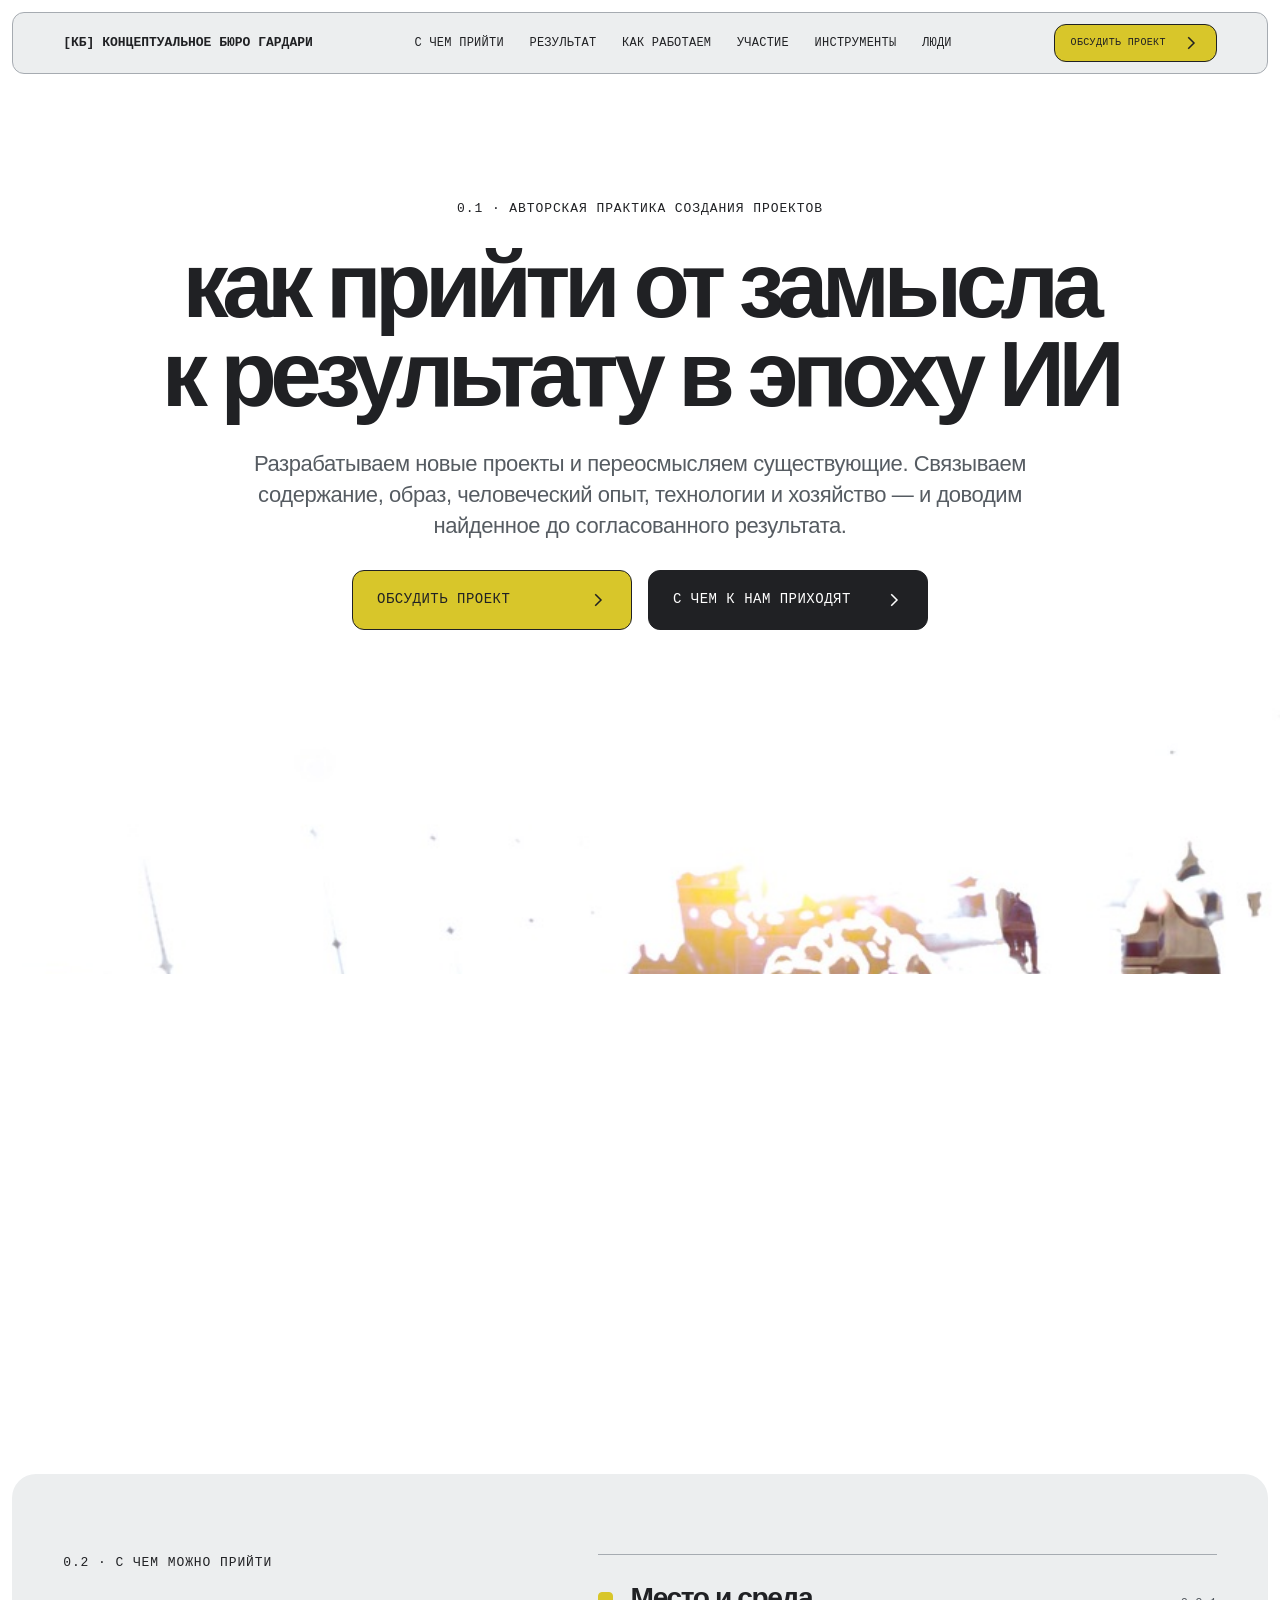
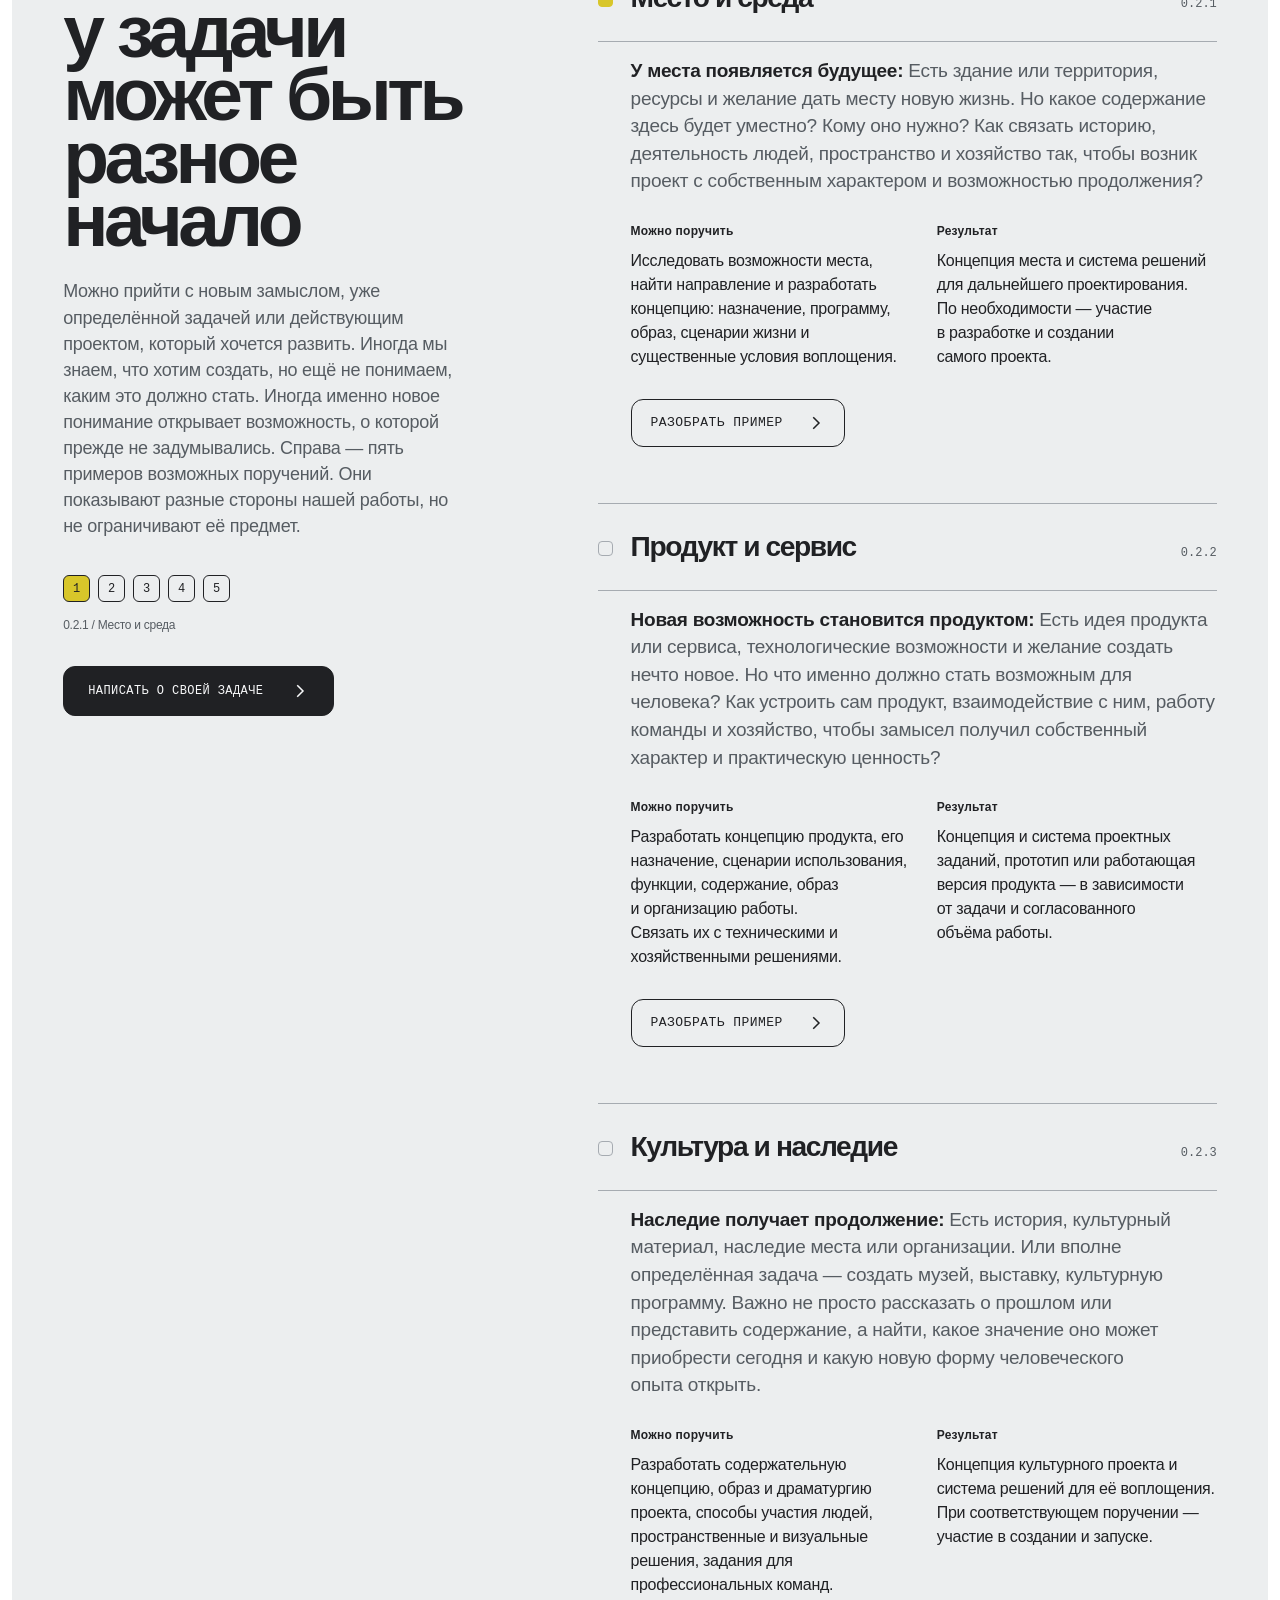
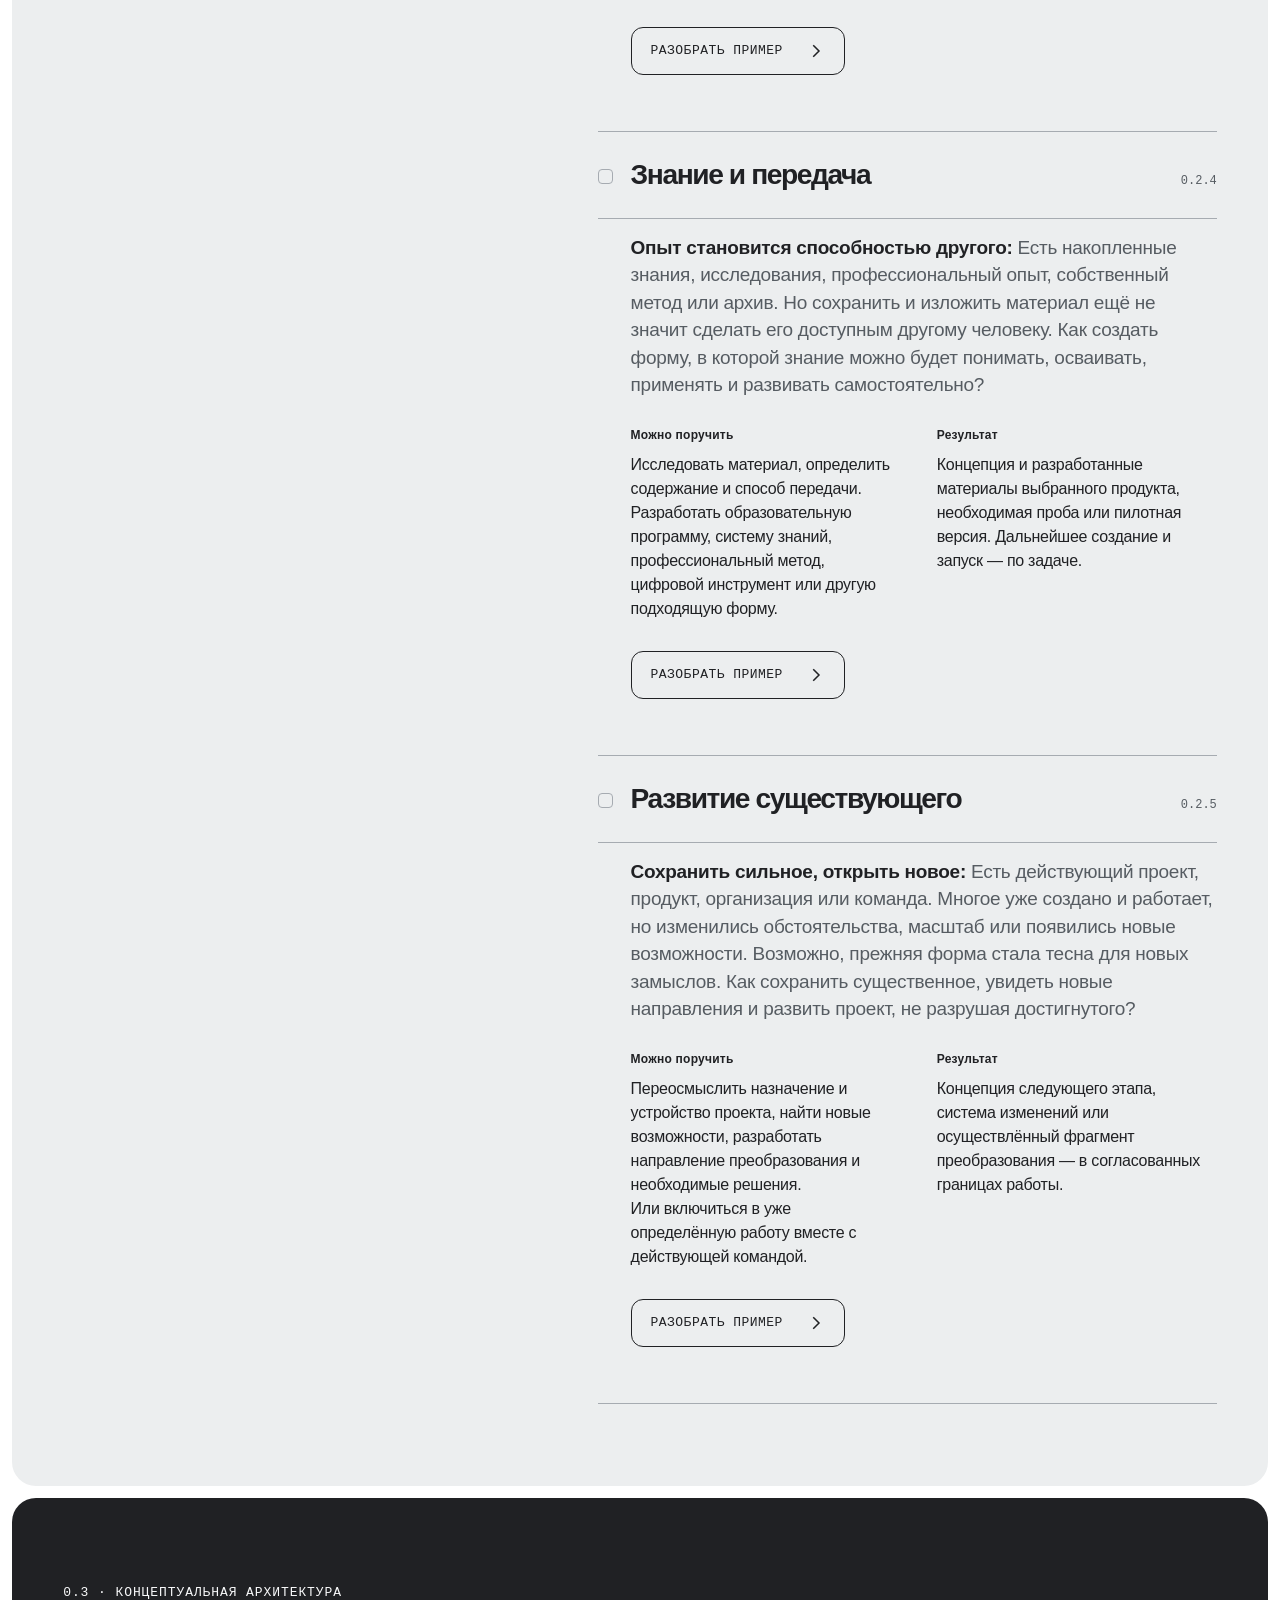
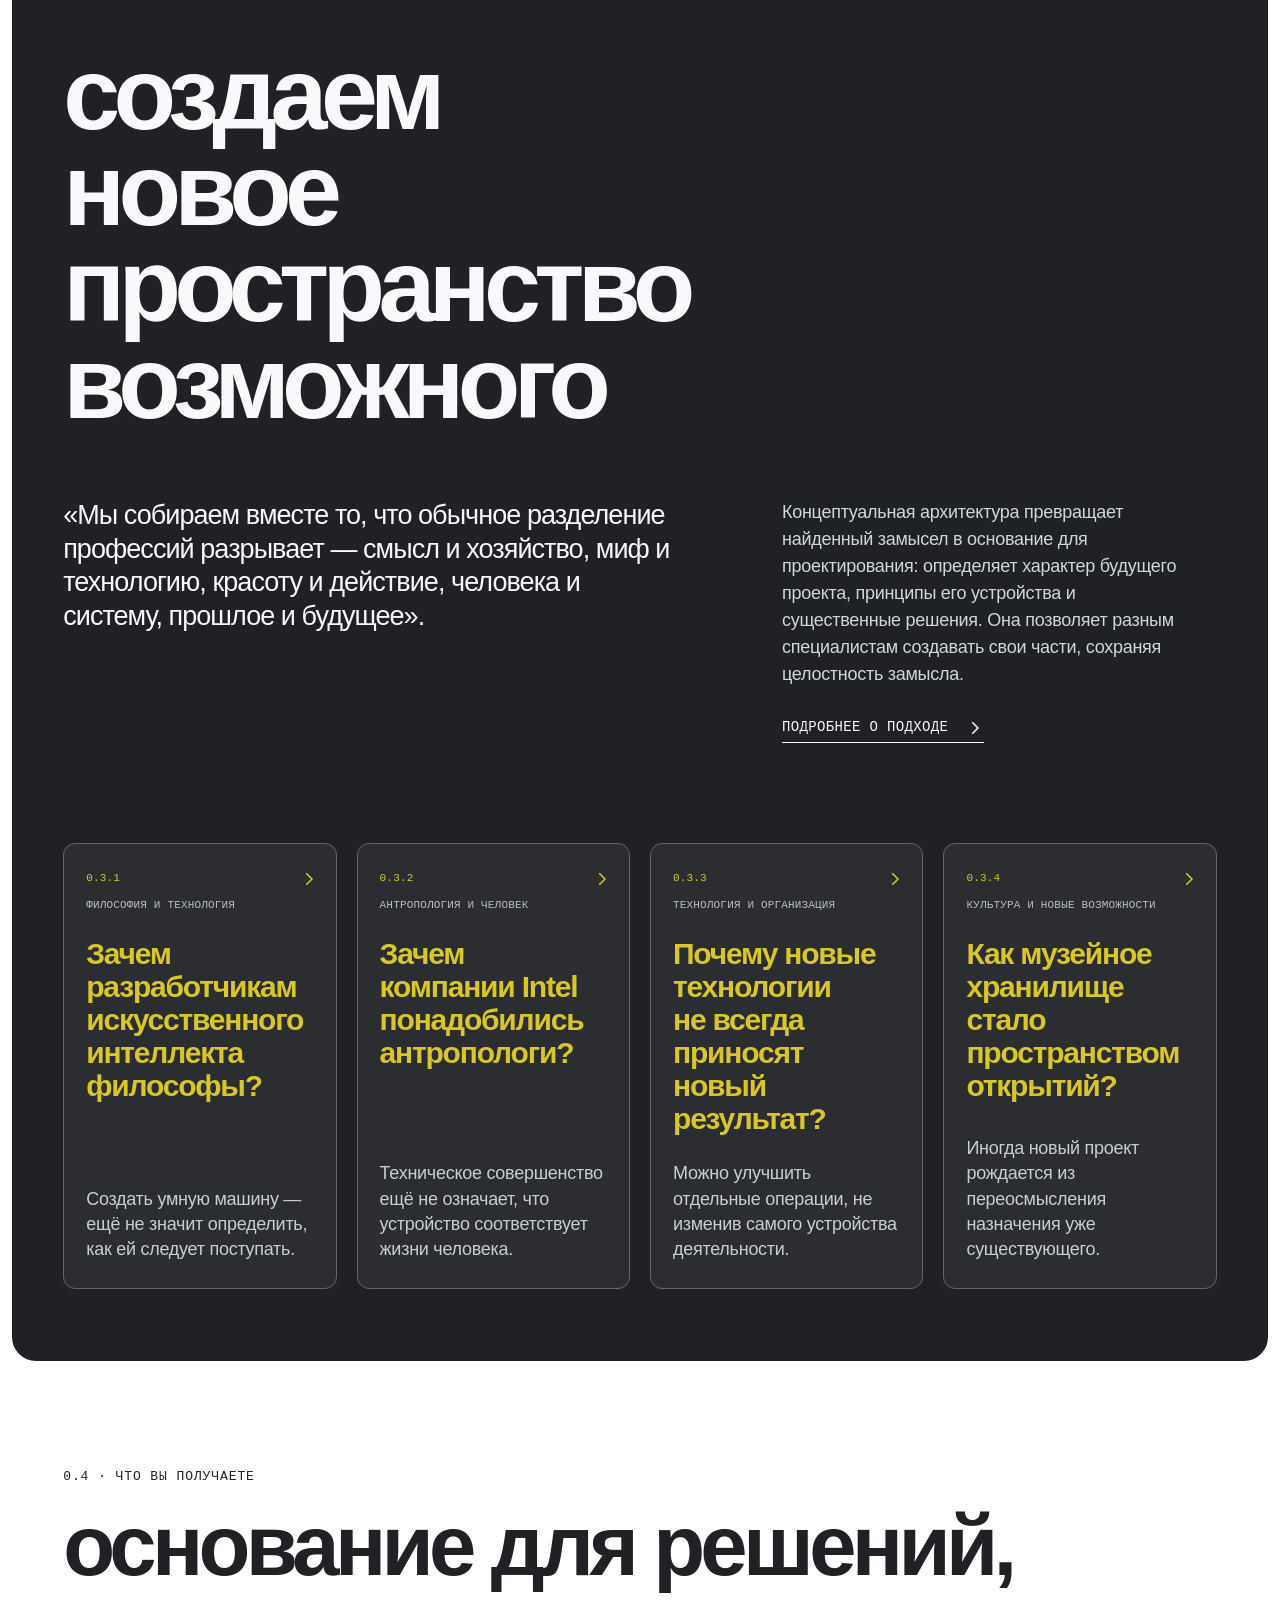
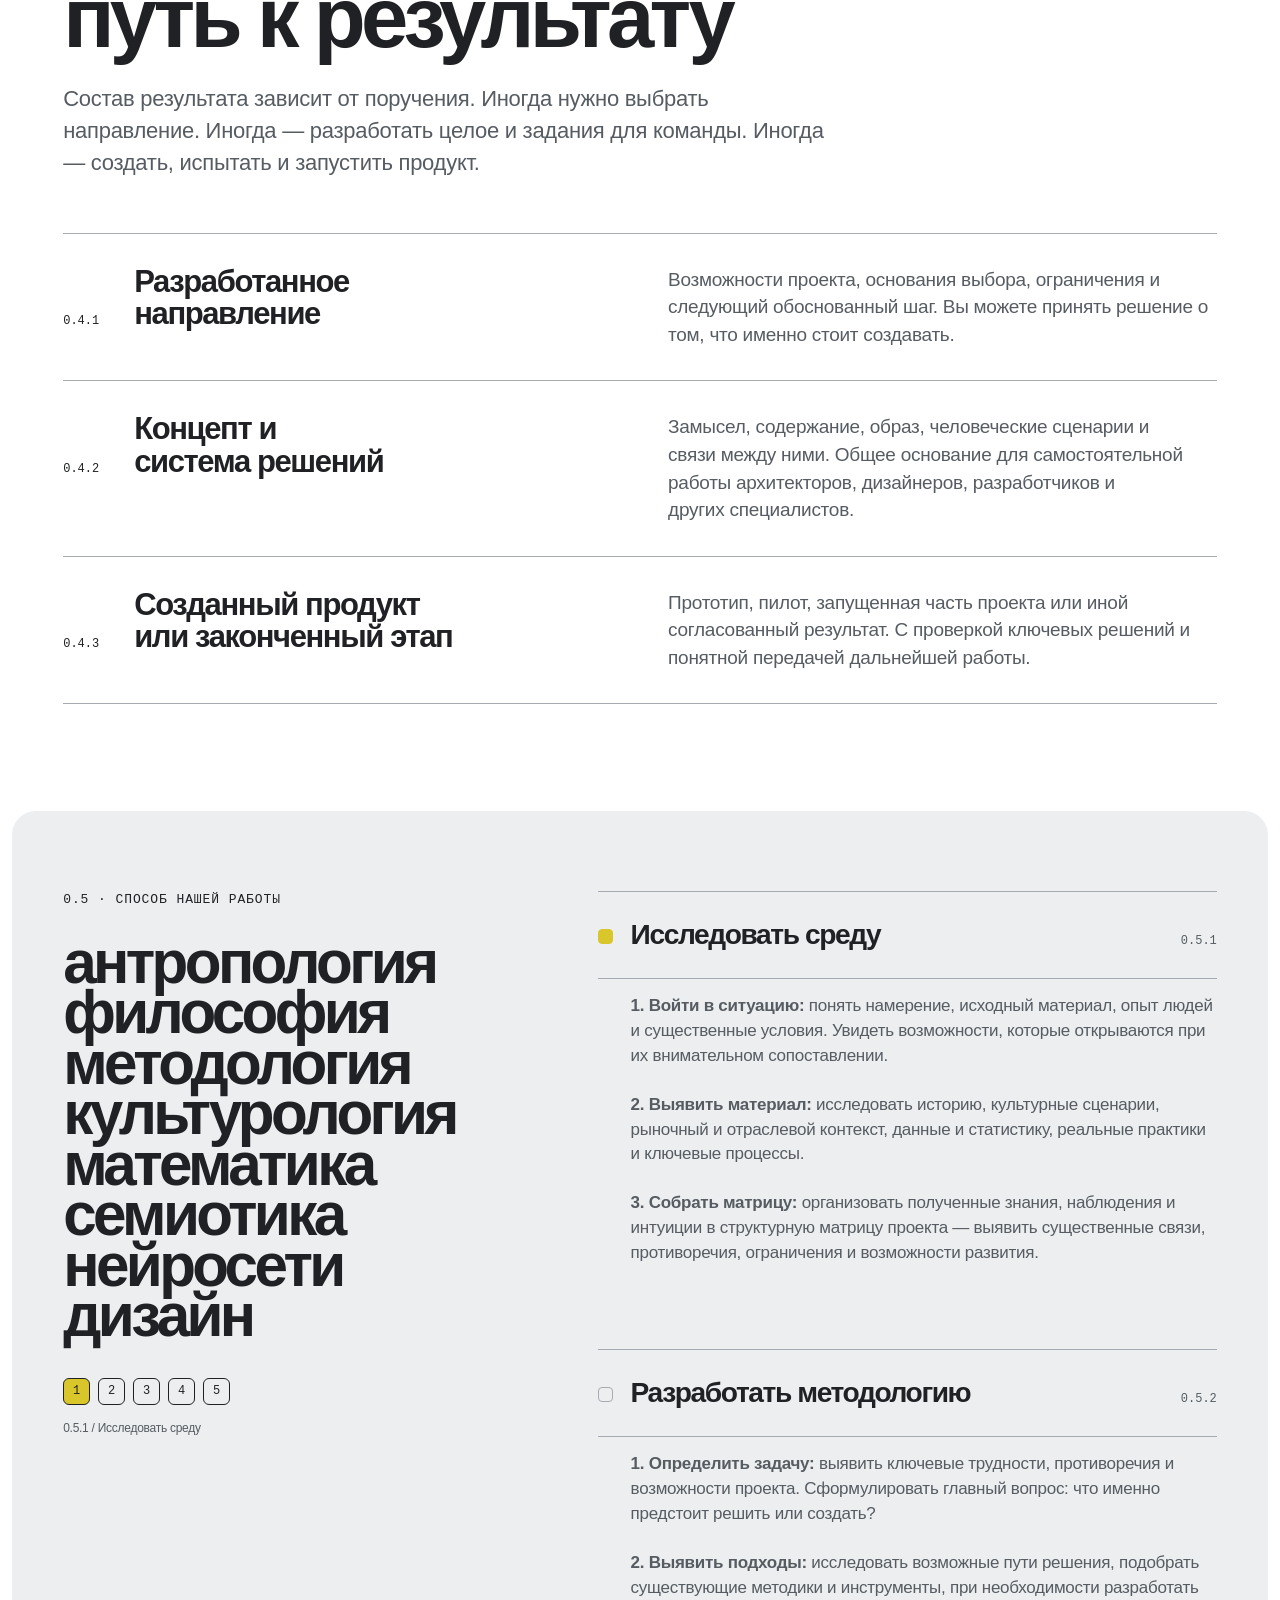
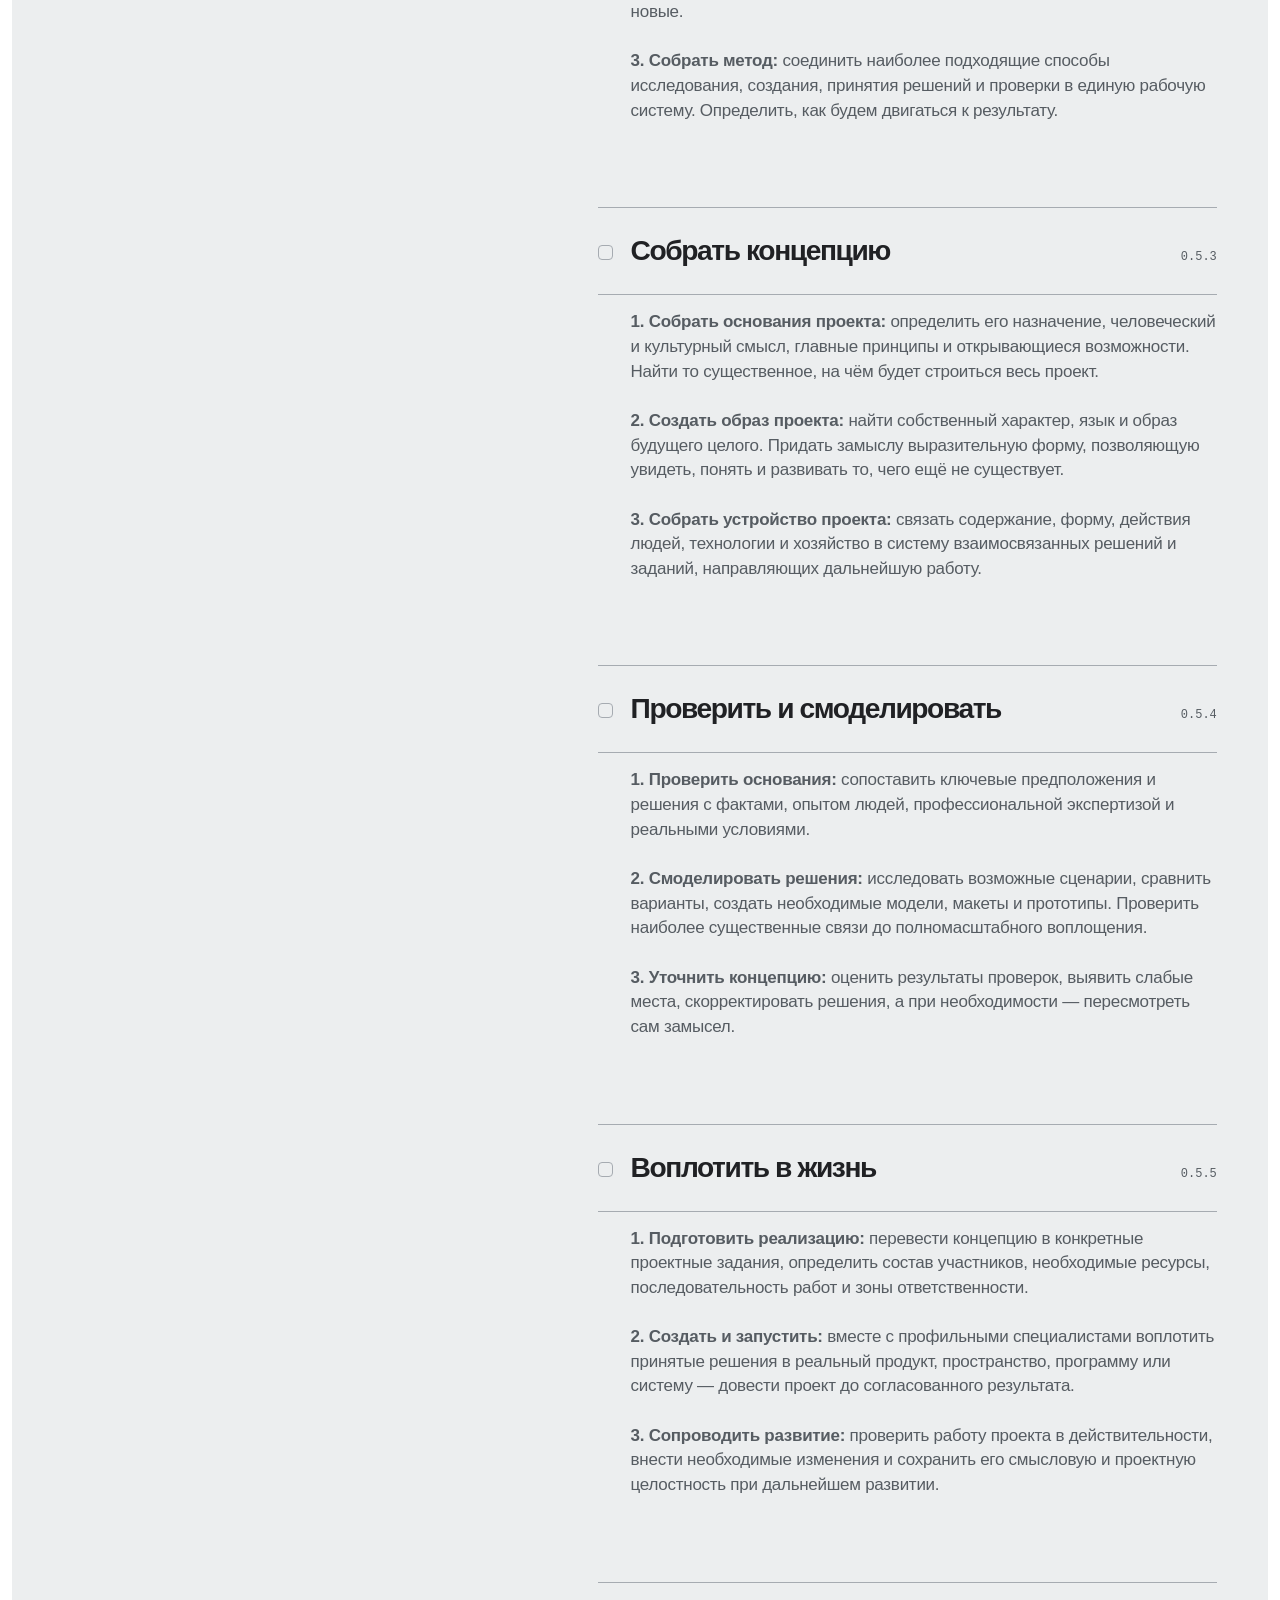
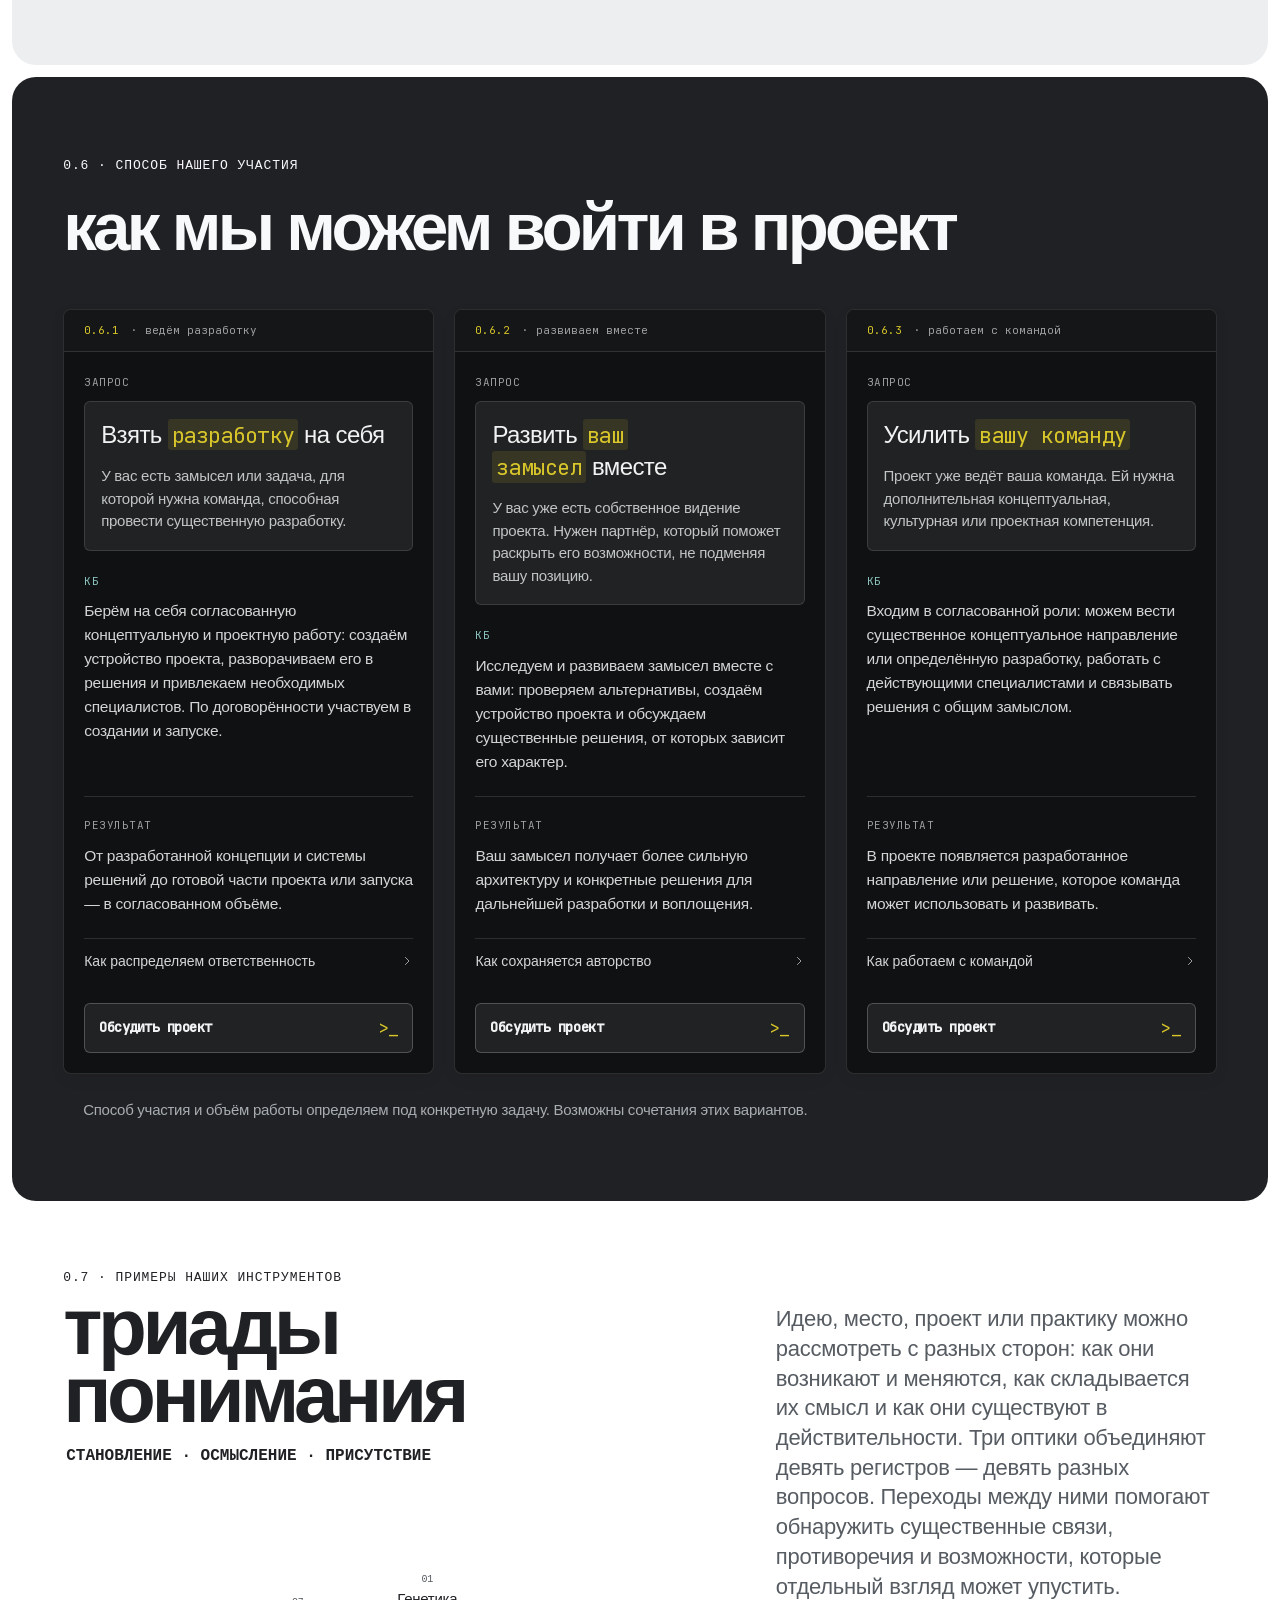
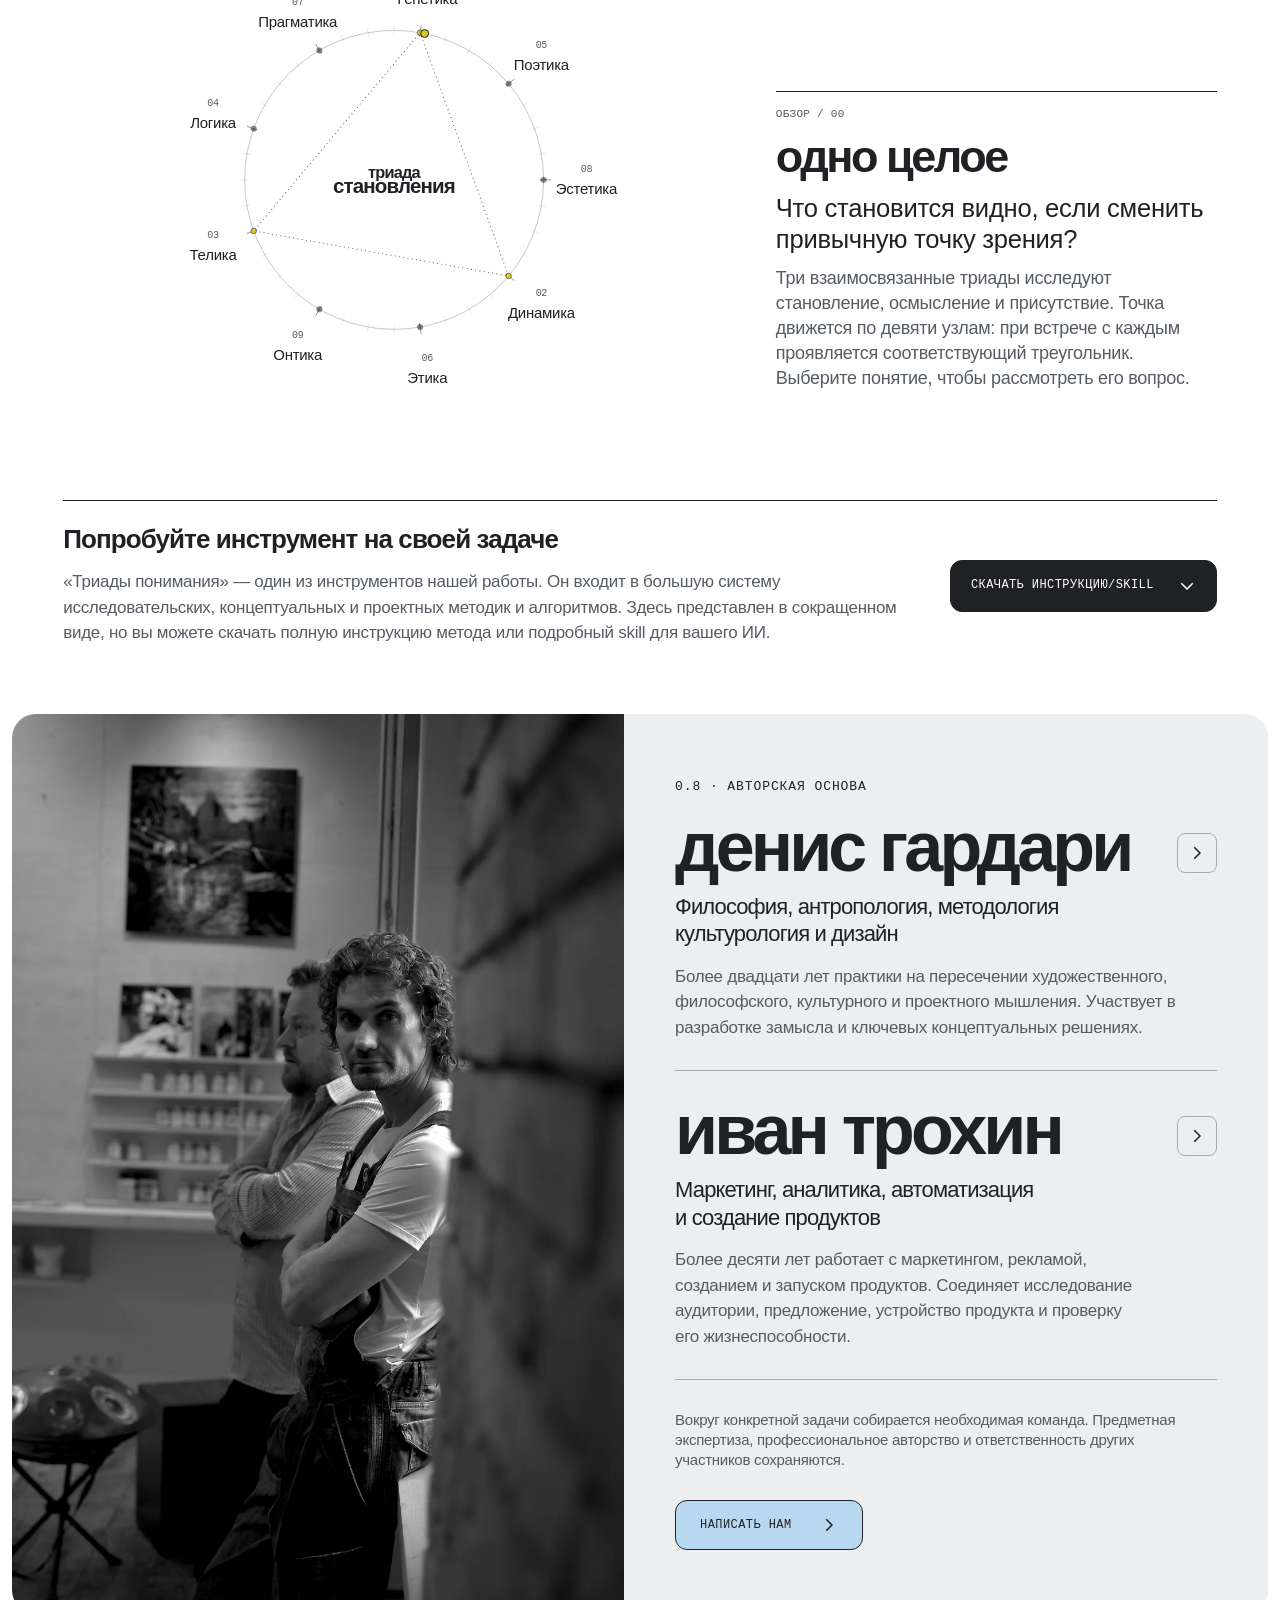
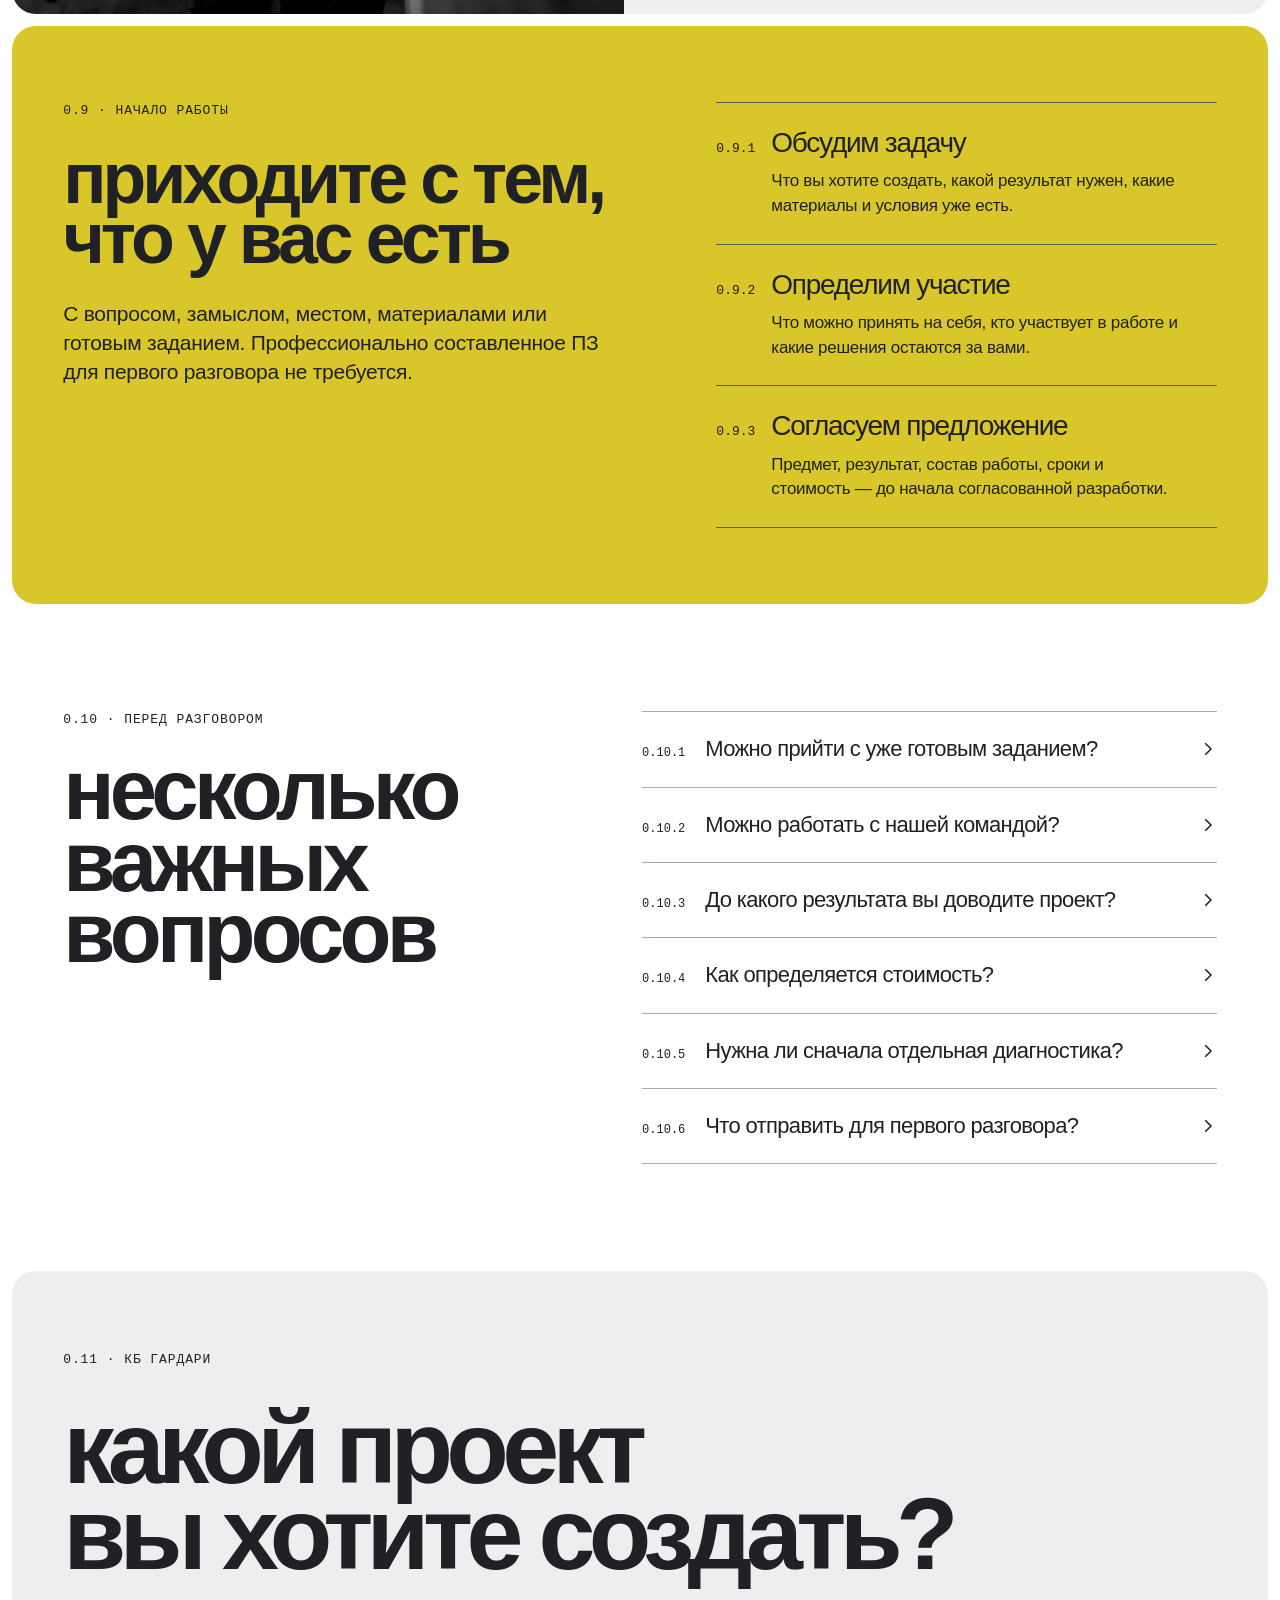
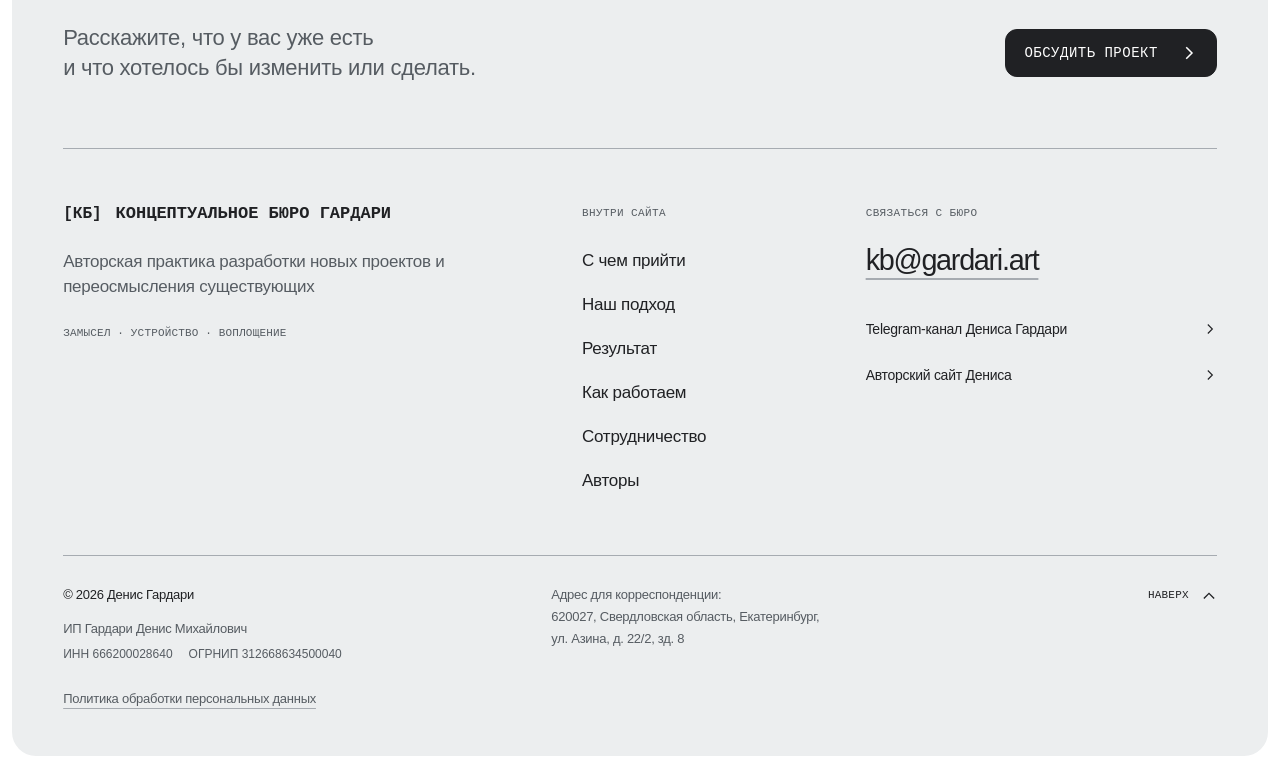
<file: v1/index.html>
<!doctype html>
<html lang="ru">
<head>
  <meta charset="utf-8">
  <meta name="viewport" content="width=device-width,initial-scale=1">
  <meta name="theme-color" content="#FFFFFF">
  <meta name="robots" content="noindex,nofollow">
  <meta name="description" content="Концептуальное бюро Гардари. Разработка новых проектов и переосмысление существующих — от замысла и концептуальной архитектуры до согласованного воплощения.">
  <title>КБ Гардари — от замысла к целому проекту</title>
  <link rel="icon" href="assets/favicon.svg" type="image/svg+xml">
  <link rel="stylesheet" href="assets/theme.css?v=2.0.0-1e184daded">
  <link rel="stylesheet" href="assets/site.css?v=2.0.0-1e184daded">
  <link rel="stylesheet" href="assets/participation.css?v=2.0.0-1e184daded">
  <link rel="stylesheet" href="assets/precedents.css?v=2.0.0-1e184daded">
  <link rel="stylesheet" href="assets/hero.css?v=2.0.0-1e184daded">
  <link rel="stylesheet" href="assets/task-request.css?v=2.0.0-1e184daded">
  <link rel="stylesheet" href="assets/triads.css?v=2.0.0-1e184daded">
  <script src="assets/triads.js?v=2.0.0-1e184daded" defer></script>
  <script src="content.js?v=2.0.0-1e184daded" defer></script>
  <script src="assets/app.js?v=2.0.0-1e184daded" defer></script>
  <script src="assets/hero.js?v=2.0.0-1e184daded" defer></script>
  <script src="assets/task-request.js?v=2.0.0-1e184daded" defer></script>
</head>
<body class="kb-light">
  <a class="skip-link" href="#main">К содержанию</a>
  <header class="site-header">
    <a class="wordmark" href="#top" aria-label="Концептуальное бюро Гардари — в начало">[КБ] КОНЦЕПТУАЛЬНОЕ БЮРО ГАРДАРИ</a>
    <nav class="desktop-nav" aria-label="Основная навигация"><a href="#situations">С чем прийти</a><a href="#result">Результат</a><a href="#practice">Как работаем</a><a href="#participation">Участие</a><a href="#tools">Инструменты</a><a href="#author">Люди</a></nav>
    <div class="header-actions"><a class="button primary header-cta" href="https://t.me/denisgardari" target="_blank" rel="noopener noreferrer">Обсудить проект <svg class="chevron" viewBox="0 0 24 24" width="18" height="18" aria-hidden="true" focusable="false"><path d="m9 5 7 7-7 7" fill="none" stroke="currentColor" stroke-width="2" stroke-linecap="square" stroke-linejoin="miter"/></svg></a><button class="menu-toggle" aria-label="Открыть меню" aria-expanded="false" aria-controls="mobile-menu"><svg class="chevron" viewBox="0 0 24 24" width="18" height="18" aria-hidden="true" focusable="false"><path d="m9 5 7 7-7 7" fill="none" stroke="currentColor" stroke-width="2" stroke-linecap="square" stroke-linejoin="miter"/></svg></button></div>
    <nav class="mobile-menu" id="mobile-menu" aria-label="Мобильная навигация" hidden><a href="#situations">С чем прийти</a><a href="#result">Результат работы</a><a href="#practice">Как работаем</a><a href="#participation">Участие</a><a href="#tools">Пример наших инструментов</a><a href="#author">Денис и Иван</a><a href="#start">С чего начать</a><a href="https://t.me/denisgardari" target="_blank" rel="noopener noreferrer">Написать в Telegram <svg class="chevron" viewBox="0 0 24 24" width="18" height="18" aria-hidden="true" focusable="false"><path d="m9 5 7 7-7 7" fill="none" stroke="currentColor" stroke-width="2" stroke-linecap="square" stroke-linejoin="miter"/></svg></a></nav>
  </header>
  <main id="main">
    <section class="hero-motion-track" id="top" data-address="0.1" aria-labelledby="hero-title">
      <div class="hero">
      <div class="hero-content hero-intro">
        <p class="eyebrow section-label reveal" data-window-number="0.1">0.1 · Авторская практика создания проектов</p>
        <h1 class="reveal" id="hero-title"><span class="hero-line">как прийти от замысла  </span> <span class="hero-line">к результату в эпоху ИИ</span></h1>
        <p class="hero-description reveal">Разрабатываем новые проекты и переосмысляем существующие. Связываем содержание, образ, человеческий опыт, технологии и хозяйство — и доводим найденное до согласованного результата.</p>
        <div class="hero-actions reveal"><a class="button primary" href="https://t.me/denisgardari" target="_blank" rel="noopener noreferrer">Обсудить проект <svg class="chevron" viewBox="0 0 24 24" width="18" height="18" aria-hidden="true" focusable="false"><path d="m9 5 7 7-7 7" fill="none" stroke="currentColor" stroke-width="2" stroke-linecap="square" stroke-linejoin="miter"/></svg></a><a class="button dark" href="#situations">С чем к нам приходят <svg class="chevron" viewBox="0 0 24 24" width="18" height="18" aria-hidden="true" focusable="false"><path d="m9 5 7 7-7 7" fill="none" stroke="currentColor" stroke-width="2" stroke-linecap="square" stroke-linejoin="miter"/></svg></a></div>
      </div>
        <div class="collage-travel"><figure class="collage-float"><img src="assets/hero-collage-people.jpeg" width="886" height="886" fetchpriority="high" decoding="async" alt="Цифровой коллаж Дениса Гардари: люди и буквы на белом поле"></figure></div>
      </div>
    </section>

    <section class="panel kb-section situations card-section" data-tone="lightgray" id="situations" data-address="0.2" aria-labelledby="situations-title">
      <div class="case-layout">
        <div class="case-aside">
          <p class="eyebrow section-label" data-window-number="0.2">0.2 · С чем можно прийти</p>
          <h2 id="situations-title">у задачи <br>может быть <br>разное начало</h2>
          <p class="aside-description kb-body">Можно прийти с новым замыслом, уже определённой задачей или действующим проектом, который хочется развить. Иногда мы знаем, что хотим создать, но ещё не понимаем, каким это должно стать. Иногда именно новое понимание открывает возможность, о которой прежде не задумывались.

Справа — пять примеров возможных поручений. Они показывают разные стороны нашей работы, но не ограничивают её предмет.</p>
          <div class="case-numbers" role="group" aria-label="Перейти к примеру">
            <button type="button" data-case-index="0" data-case-address="0.2.1" aria-label="1 — Место и среда (0.2.1)" aria-pressed="true">1</button><button type="button" data-case-index="1" data-case-address="0.2.2" aria-label="2 — Продукт и сервис (0.2.2)" aria-pressed="false">2</button><button type="button" data-case-index="2" data-case-address="0.2.3" aria-label="3 — Культура и наследие (0.2.3)" aria-pressed="false">3</button><button type="button" data-case-index="3" data-case-address="0.2.4" aria-label="4 — Знание и передача (0.2.4)" aria-pressed="false">4</button><button type="button" data-case-index="4" data-case-address="0.2.5" aria-label="5 — Развитие существующего (0.2.5)" aria-pressed="false">5</button>
          </div>
          <p class="case-current" aria-live="polite">0.2.1 / Место и среда</p>
          <button class="button primary task-request-trigger" type="button" data-open-task-request aria-haspopup="dialog" aria-controls="task-request-dialog">Написать о своей задаче <svg class="chevron" viewBox="0 0 24 24" width="18" height="18" aria-hidden="true" focusable="false"><path d="m9 5 7 7-7 7" fill="none" stroke="currentColor" stroke-width="2" stroke-linecap="square" stroke-linejoin="miter"/></svg></button>
        </div>
        <div class="case-stack">
          <article class="case-card is-active" id="example-place" data-address="0.2.1" style="--case-index:0" aria-labelledby="case-title-place"><div class="case-header"><div class="case-header-inner"><div class="case-heading"><span class="case-marker" aria-hidden="true"></span><div><h3 id="case-title-place">Место и среда</h3></div></div><span class="case-count">0.2.1</span></div></div><div class="case-body"><p class="case-intro"><strong class="case-intro-title">У места появляется будущее:</strong> Есть здание или территория, ресурсы и желание дать месту новую жизнь. Но какое содержание здесь будет уместно? Кому оно нужно? Как связать историю, деятельность людей, пространство и хозяйство так, чтобы возник проект с собственным характером и возможностью продолжения?</p><div class="case-columns"><div><h5>Можно поручить</h5><p>Исследовать возможности места, найти направление и разработать концепцию: назначение, программу, образ, сценарии жизни и существенные условия воплощения.</p></div><div><h5>Результат</h5><p>Концепция места и система решений для дальнейшего проектирования. По необходимости — участие в разработке и создании самого проекта.</p></div></div><button type="button" class="button outline" data-open-case="place">Разобрать пример <svg class="chevron" viewBox="0 0 24 24" width="18" height="18" aria-hidden="true" focusable="false"><path d="m9 5 7 7-7 7" fill="none" stroke="currentColor" stroke-width="2" stroke-linecap="square" stroke-linejoin="miter"/></svg></button></div></article>
<article class="case-card" id="example-digital" data-address="0.2.2" style="--case-index:1" aria-labelledby="case-title-digital"><div class="case-header"><div class="case-header-inner"><div class="case-heading"><span class="case-marker" aria-hidden="true"></span><div><h3 id="case-title-digital">Продукт и сервис</h3></div></div><span class="case-count">0.2.2</span></div></div><div class="case-body"><p class="case-intro"><strong class="case-intro-title">Новая возможность становится продуктом:</strong> Есть идея продукта или сервиса, технологические возможности и желание создать нечто новое. Но что именно должно стать возможным для человека? Как устроить сам продукт, взаимодействие с ним, работу команды и хозяйство, чтобы замысел получил собственный характер и практическую ценность?</p><div class="case-columns"><div><h5>Можно поручить</h5><p>Разработать концепцию продукта, его назначение, сценарии использования, функции, содержание, образ и организацию работы. Связать их с техническими и хозяйственными решениями.</p></div><div><h5>Результат</h5><p>Концепция и система проектных заданий, прототип или работающая версия продукта — в зависимости от задачи и согласованного объёма работы.</p></div></div><button type="button" class="button outline" data-open-case="digital">Разобрать пример <svg class="chevron" viewBox="0 0 24 24" width="18" height="18" aria-hidden="true" focusable="false"><path d="m9 5 7 7-7 7" fill="none" stroke="currentColor" stroke-width="2" stroke-linecap="square" stroke-linejoin="miter"/></svg></button></div></article>
<article class="case-card" id="example-museum" data-address="0.2.3" style="--case-index:2" aria-labelledby="case-title-museum"><div class="case-header"><div class="case-header-inner"><div class="case-heading"><span class="case-marker" aria-hidden="true"></span><div><h3 id="case-title-museum">Культура и наследие</h3></div></div><span class="case-count">0.2.3</span></div></div><div class="case-body"><p class="case-intro"><strong class="case-intro-title">Наследие получает продолжение:</strong> Есть история, культурный материал, наследие места или организации. Или вполне определённая задача — создать музей, выставку, культурную программу. Важно не просто рассказать о прошлом или представить содержание, а найти, какое значение оно может приобрести сегодня и какую новую форму человеческого опыта открыть.

</p><div class="case-columns"><div><h5>Можно поручить</h5><p>Разработать содержательную концепцию, образ и драматургию проекта, способы участия людей, пространственные и визуальные решения, задания для профессиональных команд.

</p></div><div><h5>Результат</h5><p>Концепция культурного проекта и система решений для её воплощения. При соответствующем поручении — участие в создании и запуске.</p></div></div><button type="button" class="button outline" data-open-case="museum">Разобрать пример <svg class="chevron" viewBox="0 0 24 24" width="18" height="18" aria-hidden="true" focusable="false"><path d="m9 5 7 7-7 7" fill="none" stroke="currentColor" stroke-width="2" stroke-linecap="square" stroke-linejoin="miter"/></svg></button></div></article>
<article class="case-card" id="example-education" data-address="0.2.4" style="--case-index:3" aria-labelledby="case-title-education"><div class="case-header"><div class="case-header-inner"><div class="case-heading"><span class="case-marker" aria-hidden="true"></span><div><h3 id="case-title-education">Знание и передача</h3></div></div><span class="case-count">0.2.4</span></div></div><div class="case-body"><p class="case-intro"><strong class="case-intro-title">Опыт становится способностью другого:</strong> Есть накопленные знания, исследования, профессиональный опыт, собственный метод или архив. Но сохранить и изложить материал ещё не значит сделать его доступным другому человеку. Как создать форму, в которой знание можно будет понимать, осваивать, применять и развивать самостоятельно?</p><div class="case-columns"><div><h5>Можно поручить</h5><p>Исследовать материал, определить содержание и способ передачи. Разработать образовательную программу, систему знаний, профессиональный метод, цифровой инструмент или другую подходящую форму.</p></div><div><h5>Результат</h5><p>Концепция и разработанные материалы выбранного продукта, необходимая проба или пилотная версия. Дальнейшее создание и запуск — по задаче.</p></div></div><button type="button" class="button outline" data-open-case="education">Разобрать пример <svg class="chevron" viewBox="0 0 24 24" width="18" height="18" aria-hidden="true" focusable="false"><path d="m9 5 7 7-7 7" fill="none" stroke="currentColor" stroke-width="2" stroke-linecap="square" stroke-linejoin="miter"/></svg></button></div></article>
<article class="case-card" id="example-renewal" data-address="0.2.5" style="--case-index:4" aria-labelledby="case-title-renewal"><div class="case-header"><div class="case-header-inner"><div class="case-heading"><span class="case-marker" aria-hidden="true"></span><div><h3 id="case-title-renewal">Развитие существующего</h3></div></div><span class="case-count">0.2.5</span></div></div><div class="case-body"><p class="case-intro"><strong class="case-intro-title">Сохранить сильное, открыть новое:</strong> Есть действующий проект, продукт, организация или команда. Многое уже создано и работает, но изменились обстоятельства, масштаб или появились новые возможности. Возможно, прежняя форма стала тесна для новых замыслов. Как сохранить существенное, увидеть новые направления и развить проект, не разрушая достигнутого?

</p><div class="case-columns"><div><h5>Можно поручить</h5><p>Переосмыслить назначение и устройство проекта, найти новые возможности, разработать направление преобразования и необходимые решения. Или включиться в уже определённую работу вместе с действующей командой.</p></div><div><h5>Результат</h5><p>Концепция следующего этапа, система изменений или осуществлённый фрагмент преобразования — в согласованных границах работы.</p></div></div><button type="button" class="button outline" data-open-case="renewal">Разобрать пример <svg class="chevron" viewBox="0 0 24 24" width="18" height="18" aria-hidden="true" focusable="false"><path d="m9 5 7 7-7 7" fill="none" stroke="currentColor" stroke-width="2" stroke-linecap="square" stroke-linejoin="miter"/></svg></button></div></article>
        </div>
      </div>
    </section>

    <section class="panel kb-section principle" data-tone="graphite" id="bureau" data-address="0.3" aria-labelledby="principle-title">
      <p class="eyebrow section-label reveal" data-window-number="0.3">0.3 · Концептуальная архитектура</p>
      <h2 id="principle-title" class="reveal"><span class="principle-word" id="principle-word-1">создаем</span> <span class="principle-word" id="principle-word-2">новое</span> <span class="principle-word" id="principle-word-3">пространство</span> <span class="principle-word" id="principle-word-4">возможного</span></h2>
      <div class="principle-bottom"><p class="large-copy reveal">«Мы собираем вместе то, что обычное разделение профессий разрывает — смысл и хозяйство, миф и технологию, красоту и действие, человека и систему, прошлое и будущее».</p><div class="principle-explanation reveal"><p>Концептуальная архитектура превращает найденный замысел в основание для проектирования: определяет характер будущего проекта, принципы его устройства и существенные решения. Она позволяет разным специалистам создавать свои части, сохраняя целостность замысла.</p><button class="text-link light-link" data-open-method type="button">Подробнее о подходе <svg class="chevron" viewBox="0 0 24 24" width="18" height="18" aria-hidden="true" focusable="false"><path d="m9 5 7 7-7 7" fill="none" stroke="currentColor" stroke-width="2" stroke-linecap="square" stroke-linejoin="miter"/></svg></button></div></div>
      <div class="precedent-grid" data-columns="4"><article class="precedent-card" id="precedent-anthropic" data-address="0.3.1" aria-labelledby="precedent-title-anthropic"><button class="precedent-open" type="button" data-open-precedent="anthropic" aria-haspopup="dialog" aria-controls="detail-dialog" aria-labelledby="precedent-title-anthropic"><span class="precedent-meta"><span class="precedent-number">0.3.1</span><span class="precedent-category">Философия и технология</span></span><svg class="chevron" viewBox="0 0 24 24" width="18" height="18" aria-hidden="true" focusable="false"><path d="m9 5 7 7-7 7" fill="none" stroke="currentColor" stroke-width="2" stroke-linecap="square" stroke-linejoin="miter"/></svg><span class="precedent-question" id="precedent-title-anthropic" role="heading" aria-level="3">Зачем разработчикам искусственного интеллекта философы?</span><span class="precedent-thought">Создать умную машину — ещё не значит определить, как ей следует поступать.</span></button></article>
<article class="precedent-card" id="precedent-intel" data-address="0.3.2" aria-labelledby="precedent-title-intel"><button class="precedent-open" type="button" data-open-precedent="intel" aria-haspopup="dialog" aria-controls="detail-dialog" aria-labelledby="precedent-title-intel"><span class="precedent-meta"><span class="precedent-number">0.3.2</span><span class="precedent-category">Антропология и человек</span></span><svg class="chevron" viewBox="0 0 24 24" width="18" height="18" aria-hidden="true" focusable="false"><path d="m9 5 7 7-7 7" fill="none" stroke="currentColor" stroke-width="2" stroke-linecap="square" stroke-linejoin="miter"/></svg><span class="precedent-question" id="precedent-title-intel" role="heading" aria-level="3">Зачем компании Intel понадобились антропологи?</span><span class="precedent-thought">Техническое совершенство ещё не означает, что устройство соответствует жизни человека.</span></button></article>
<article class="precedent-card" id="precedent-mckinsey" data-address="0.3.3" aria-labelledby="precedent-title-mckinsey"><button class="precedent-open" type="button" data-open-precedent="mckinsey" aria-haspopup="dialog" aria-controls="detail-dialog" aria-labelledby="precedent-title-mckinsey"><span class="precedent-meta"><span class="precedent-number">0.3.3</span><span class="precedent-category">Технология и организация</span></span><svg class="chevron" viewBox="0 0 24 24" width="18" height="18" aria-hidden="true" focusable="false"><path d="m9 5 7 7-7 7" fill="none" stroke="currentColor" stroke-width="2" stroke-linecap="square" stroke-linejoin="miter"/></svg><span class="precedent-question" id="precedent-title-mckinsey" role="heading" aria-level="3">Почему новые технологии не всегда приносят новый результат?</span><span class="precedent-thought">Можно улучшить отдельные операции, не изменив самого устройства деятельности.</span></button></article>
<article class="precedent-card" id="precedent-va" data-address="0.3.4" aria-labelledby="precedent-title-va"><button class="precedent-open" type="button" data-open-precedent="va" aria-haspopup="dialog" aria-controls="detail-dialog" aria-labelledby="precedent-title-va"><span class="precedent-meta"><span class="precedent-number">0.3.4</span><span class="precedent-category">Культура и новые возможности</span></span><svg class="chevron" viewBox="0 0 24 24" width="18" height="18" aria-hidden="true" focusable="false"><path d="m9 5 7 7-7 7" fill="none" stroke="currentColor" stroke-width="2" stroke-linecap="square" stroke-linejoin="miter"/></svg><span class="precedent-question" id="precedent-title-va" role="heading" aria-level="3">Как музейное хранилище стало пространством открытий?</span><span class="precedent-thought">Иногда новый проект рождается из переосмысления назначения уже существующего.</span></button></article></div>
    </section>

    <section class="results section-space" id="result" data-address="0.4" aria-labelledby="result-title">
      <div class="section-heading"><p class="eyebrow section-label" data-window-number="0.4">0.4 · Что вы получаете</p><h2 id="result-title" class="reveal">основание для решений,<br>путь к результату</h2><p class="section-lead kb-body">Состав результата зависит от поручения. Иногда нужно выбрать направление. Иногда — разработать целое и задания для команды. Иногда — создать, испытать и запустить продукт.</p></div>
      <div class="result-list">
        <article class="result-row reveal" id="result-1" data-address="0.4.1"><div class="result-title-row"><span class="plain-number">0.4.1</span><h3>Разработанное <br>направление</h3></div><p>Возможности проекта, основания выбора, ограничения и следующий обоснованный шаг. Вы можете принять решение о том, что именно стоит создавать.</p></article>
        <article class="result-row reveal" id="result-2" data-address="0.4.2"><div class="result-title-row"><span class="plain-number">0.4.2</span><h3>Концепт и <br>система решений</h3></div><p>Замысел, содержание, образ, человеческие сценарии и связи между ними. Общее основание для самостоятельной работы архитекторов, дизайнеров, разработчиков и других специалистов.</p></article>
        <article class="result-row reveal" id="result-3" data-address="0.4.3"><div class="result-title-row"><span class="plain-number">0.4.3</span><h3>Созданный продукт <br>или законченный этап</h3></div><p>Прототип, пилот, запущенная часть проекта или иной согласованный результат. С проверкой ключевых решений и понятной передачей дальнейшей работы.</p></article>
      </div>
    </section>

    <section class="panel kb-section practice card-section" data-tone="lightgray" id="practice" data-address="0.5" aria-labelledby="practice-title">
      <div class="case-layout">
        <div class="case-aside">
          <p class="eyebrow section-label" data-window-number="0.5">0.5 · Способ нашей работы</p>
          <h2 id="practice-title"><span class="practice-word" id="practice-word-1">антропология</span> <span class="practice-word" id="practice-word-2">философия</span> <span class="practice-word" id="practice-word-3">методология</span> <span class="practice-word" id="practice-word-4">культурология</span> <span class="practice-word" id="practice-word-5">математика</span> <span class="practice-word" id="practice-word-6">семиотика</span> <span class="practice-word" id="practice-word-7">нейросети</span> <span class="practice-word" id="practice-word-8">дизайн</span></h2>
          <div class="case-numbers" role="group" aria-label="Перейти к этапу">
            <button type="button" data-process-index="0" aria-label="1 — Исследовать среду (0.5.1)" aria-pressed="true">1</button><button type="button" data-process-index="1" aria-label="2 — Разработать методологию (0.5.2)" aria-pressed="false">2</button><button type="button" data-process-index="2" aria-label="3 — Собрать концепцию (0.5.3)" aria-pressed="false">3</button><button type="button" data-process-index="3" aria-label="4 — Проверить и смоделировать (0.5.4)" aria-pressed="false">4</button><button type="button" data-process-index="4" aria-label="5 — Воплотить в жизнь (0.5.5)" aria-pressed="false">5</button>
          </div>
          <p class="case-current" aria-live="polite">0.5.1 / Исследовать среду</p>
        </div>
        <div class="case-stack process-list"><article class="case-card process-card is-active" id="process-1" data-address="0.5.1" style="--case-index:0" aria-labelledby="process-trigger-0"><div class="case-header"><div class="case-header-inner"><div class="case-heading"><span class="case-marker" aria-hidden="true"></span><div><h3 id="process-trigger-0">Исследовать среду</h3></div></div><span class="case-count">0.5.1</span></div></div><div class="case-body" id="process-panel-0"><p class="case-intro"><strong class="process-step-title">1. Войти в ситуацию:</strong> понять намерение, исходный материал, опыт людей и существенные условия. Увидеть возможности, которые открываются при их внимательном сопоставлении.

<strong class="process-step-title">2. Выявить материал:</strong> исследовать историю, культурные сценарии, рыночный и отраслевой контекст, данные и статистику, реальные практики и ключевые процессы.

<strong class="process-step-title">3. Собрать матрицу:</strong> организовать полученные знания, наблюдения и интуиции в структурную матрицу проекта — выявить существенные связи, противоречия, ограничения и возможности развития.</p></div></article>
<article class="case-card process-card" id="process-2" data-address="0.5.2" style="--case-index:1" aria-labelledby="process-trigger-1"><div class="case-header"><div class="case-header-inner"><div class="case-heading"><span class="case-marker" aria-hidden="true"></span><div><h3 id="process-trigger-1">Разработать методологию</h3></div></div><span class="case-count">0.5.2</span></div></div><div class="case-body" id="process-panel-1"><p class="case-intro"><strong class="process-step-title">1. Определить задачу:</strong> выявить ключевые трудности, противоречия и возможности проекта. Сформулировать главный вопрос: что именно предстоит решить или создать?

<strong class="process-step-title">2. Выявить подходы:</strong> исследовать возможные пути решения, подобрать существующие методики и инструменты, при необходимости разработать новые.

<strong class="process-step-title">3. Собрать метод:</strong> соединить наиболее подходящие способы исследования, создания, принятия решений и проверки в единую рабочую систему. Определить, как будем двигаться к результату.</p></div></article>
<article class="case-card process-card" id="process-3" data-address="0.5.3" style="--case-index:2" aria-labelledby="process-trigger-2"><div class="case-header"><div class="case-header-inner"><div class="case-heading"><span class="case-marker" aria-hidden="true"></span><div><h3 id="process-trigger-2">Собрать концепцию</h3></div></div><span class="case-count">0.5.3</span></div></div><div class="case-body" id="process-panel-2"><p class="case-intro"><strong class="process-step-title">1. Собрать основания проекта:</strong> определить его назначение, человеческий и культурный смысл, главные принципы и открывающиеся возможности. Найти то существенное, на чём будет строиться весь проект.

<strong class="process-step-title">2. Создать образ проекта:</strong> найти собственный характер, язык и образ будущего целого. Придать замыслу выразительную форму, позволяющую увидеть, понять и развивать то, чего ещё не существует.

<strong class="process-step-title">3. Собрать устройство проекта:</strong> связать содержание, форму, действия людей, технологии и хозяйство в систему взаимосвязанных решений и заданий, направляющих дальнейшую работу.</p></div></article>
<article class="case-card process-card" id="process-4" data-address="0.5.4" style="--case-index:3" aria-labelledby="process-trigger-3"><div class="case-header"><div class="case-header-inner"><div class="case-heading"><span class="case-marker" aria-hidden="true"></span><div><h3 id="process-trigger-3">Проверить и смоделировать</h3></div></div><span class="case-count">0.5.4</span></div></div><div class="case-body" id="process-panel-3"><p class="case-intro"><strong class="process-step-title">1. Проверить основания:</strong> сопоставить ключевые предположения и решения с фактами, опытом людей, профессиональной экспертизой и реальными условиями.

<strong class="process-step-title">2. Смоделировать решения:</strong> исследовать возможные сценарии, сравнить варианты, создать необходимые модели, макеты и прототипы. Проверить наиболее существенные связи до полномасштабного воплощения.

<strong class="process-step-title">3. Уточнить концепцию:</strong> оценить результаты проверок, выявить слабые места, скорректировать решения, а при необходимости — пересмотреть сам замысел.</p></div></article>
<article class="case-card process-card" id="process-5" data-address="0.5.5" style="--case-index:4" aria-labelledby="process-trigger-4"><div class="case-header"><div class="case-header-inner"><div class="case-heading"><span class="case-marker" aria-hidden="true"></span><div><h3 id="process-trigger-4">Воплотить в жизнь</h3></div></div><span class="case-count">0.5.5</span></div></div><div class="case-body" id="process-panel-4"><p class="case-intro"><strong class="process-step-title">1. Подготовить реализацию:</strong> перевести концепцию в конкретные проектные задания, определить состав участников, необходимые ресурсы, последовательность работ и зоны ответственности.

<strong class="process-step-title">2. Создать и запустить:</strong> вместе с профильными специалистами воплотить принятые решения в реальный продукт, пространство, программу или систему — довести проект до согласованного результата.

<strong class="process-step-title">3. Сопроводить развитие:</strong> проверить работу проекта в действительности, внести необходимые изменения и сохранить его смысловую и проектную целостность при дальнейшем развитии.</p></div></article></div>
      </div>

    </section>

    <section class="panel kb-section participation" data-tone="graphite" id="participation" data-address="0.6" aria-labelledby="participation-title">
      <div class="section-heading"><p class="eyebrow section-label" data-window-number="0.6">0.6 · Способ нашего участия</p><h2 id="participation-title">как мы можем войти в проект</h2></div>
      <div class="participation-grid">
        <article class="participation-card" id="participation-1" data-address="0.6.1" aria-labelledby="participation-title-1">
          <div class="terminal-bar"><span class="participation-number">0.6.1</span> <span class="terminal-mode">· ведём разработку</span></div>
          <div class="terminal-body">
            <div class="terminal-request-block">
              <p class="terminal-role">ЗАПРОС</p>
              <div class="terminal-prompt"><h3 id="participation-title-1">Взять <span class="terminal-command-name">разработку</span> на себя</h3><p class="terminal-situation">У вас есть замысел или задача, для которой нужна команда, способная провести существенную разработку.</p></div>
            </div>
            <div class="terminal-message"><p class="terminal-role terminal-role-kb">КБ</p><p class="terminal-copy">Берём на себя согласованную концептуальную и проектную работу: создаём устройство проекта, разворачиваем его в решения и привлекаем необходимых специалистов. По договорённости участвуем в создании и запуске.</p></div>
            <div class="terminal-result"><p class="terminal-role">РЕЗУЛЬТАТ</p><p class="terminal-copy">От разработанной концепции и системы решений до готовой части проекта или запуска — в согласованном объёме.</p></div>
            <details class="terminal-detail" id="participation-1-point-1"><summary><span>Как распределяем ответственность</span><svg class="chevron" viewBox="0 0 24 24" width="18" height="18" aria-hidden="true" focusable="false"><path d="m9 5 7 7-7 7" fill="none" stroke="currentColor" stroke-width="2" stroke-linecap="square" stroke-linejoin="miter"/></svg></summary><p class="terminal-description">Мы согласуем, какие решения принимаете вы, что ведёт бюро и какие специалисты необходимы. Передавать нам всю реализацию необязательно.</p></details>
          </div>
          <button class="terminal-request" type="button" data-open-task-request data-participation-context="participation-1" aria-haspopup="dialog" aria-controls="task-request-dialog" aria-label="Обсудить проект: Взять разработку на себя"><span>Обсудить проект</span> <span class="terminal-action-arrow" aria-hidden="true">&gt;_</span></button>
        </article>
        <article class="participation-card" id="participation-2" data-address="0.6.2" aria-labelledby="participation-title-2">
          <div class="terminal-bar"><span class="participation-number">0.6.2</span> <span class="terminal-mode">· развиваем вместе</span></div>
          <div class="terminal-body">
            <div class="terminal-request-block">
              <p class="terminal-role">ЗАПРОС</p>
              <div class="terminal-prompt"><h3 id="participation-title-2">Развить <span class="terminal-command-name">ваш замысел</span> вместе</h3><p class="terminal-situation">У вас уже есть собственное видение проекта. Нужен партнёр, который поможет раскрыть его возможности, не подменяя вашу позицию.</p></div>
            </div>
            <div class="terminal-message"><p class="terminal-role terminal-role-kb">КБ</p><p class="terminal-copy">Исследуем и развиваем замысел вместе с вами: проверяем альтернативы, создаём устройство проекта и обсуждаем существенные решения, от которых зависит его характер.</p></div>
            <div class="terminal-result"><p class="terminal-role">РЕЗУЛЬТАТ</p><p class="terminal-copy">Ваш замысел получает более сильную архитектуру и конкретные решения для дальнейшей разработки и воплощения.</p></div>
            <details class="terminal-detail" id="participation-2-point-1"><summary><span>Как сохраняется авторство</span><svg class="chevron" viewBox="0 0 24 24" width="18" height="18" aria-hidden="true" focusable="false"><path d="m9 5 7 7-7 7" fill="none" stroke="currentColor" stroke-width="2" stroke-linecap="square" stroke-linejoin="miter"/></svg></summary><p class="terminal-description">Ваше исходное авторство сохраняется. Наш творческий и проектный вклад, участие в решениях и порядок согласования определяем совместно до начала работы.</p></details>
          </div>
          <button class="terminal-request" type="button" data-open-task-request data-participation-context="participation-2" aria-haspopup="dialog" aria-controls="task-request-dialog" aria-label="Обсудить проект: Развить ваш замысел вместе"><span>Обсудить проект</span> <span class="terminal-action-arrow" aria-hidden="true">&gt;_</span></button>
        </article>
        <article class="participation-card" id="participation-3" data-address="0.6.3" aria-labelledby="participation-title-3">
          <div class="terminal-bar"><span class="participation-number">0.6.3</span> <span class="terminal-mode">· работаем с командой</span></div>
          <div class="terminal-body">
            <div class="terminal-request-block">
              <p class="terminal-role">ЗАПРОС</p>
              <div class="terminal-prompt"><h3 id="participation-title-3">Усилить <span class="terminal-command-name">вашу команду</span></h3><p class="terminal-situation">Проект уже ведёт ваша команда. Ей нужна дополнительная концептуальная, культурная или проектная компетенция.</p></div>
            </div>
            <div class="terminal-message"><p class="terminal-role terminal-role-kb">КБ</p><p class="terminal-copy">Входим в согласованной роли: можем вести существенное концептуальное направление или определённую разработку, работать с действующими специалистами и связывать решения с общим замыслом.</p></div>
            <div class="terminal-result"><p class="terminal-role">РЕЗУЛЬТАТ</p><p class="terminal-copy">В проекте появляется разработанное направление или решение, которое команда может использовать и развивать.</p></div>
            <details class="terminal-detail" id="participation-3-point-1"><summary><span>Как работаем с командой</span><svg class="chevron" viewBox="0 0 24 24" width="18" height="18" aria-hidden="true" focusable="false"><path d="m9 5 7 7-7 7" fill="none" stroke="currentColor" stroke-width="2" stroke-linecap="square" stroke-linejoin="miter"/></svg></summary><p class="terminal-description">Заранее определяем роль, полномочия и согласования с другими участниками. Не берём автоматически управление всей командой; существенная концептуальная ответственность предполагает возможность влиять на связанные решения.</p></details>
          </div>
          <button class="terminal-request" type="button" data-open-task-request data-participation-context="participation-3" aria-haspopup="dialog" aria-controls="task-request-dialog" aria-label="Обсудить проект: Усилить существующую команду"><span>Обсудить проект</span> <span class="terminal-action-arrow" aria-hidden="true">&gt;_</span></button>
        </article>
      </div>
      <p class="participation-note">Способ участия и объём работы определяем под конкретную задачу. Возможны сочетания этих вариантов.</p>
    </section>

    <section class="section-space triads-section" id="tools" data-address="0.7" aria-labelledby="triads-title">
      <p class="eyebrow section-label" data-window-number="0.7">0.7 · Примеры наших инструментов</p>
      <div class="triads-heading"><div class="triads-title-group"><h2 id="triads-title">триады понимания<br></h2><p class="triads-order" id="triads-order">СТАНОВЛЕНИЕ · ОСМЫСЛЕНИЕ · ПРИСУТСТВИЕ</p></div><p class="kb-body">Идею, место, проект или практику можно рассмотреть с разных сторон: как они возникают и меняются, как складывается их смысл и как они существуют в действительности.

Три оптики объединяют девять регистров — девять разных вопросов. Переходы между ними помогают обнаружить существенные связи, противоречия и возможности, которые отдельный взгляд может упустить.</p></div>
      <div class="triads-stage">
        <div class="triads-wheel-column">
          <div class="triads-wheel" id="triads-wheel">
            <svg viewBox="0 0 720 720" aria-hidden="true" focusable="false"><circle class="triads-ring" cx="360" cy="360" r="226"/><line class="triads-tick is-major" x1="153.267623" y1="284.755568" x2="137.292849" y2="278.941226"/><line class="triads-tick" x1="169.474411" y1="250.000000" x2="158.216081" y2="243.500000"/><line class="triads-tick" x1="191.470223" y1="218.586726" x2="181.511645" y2="210.230487"/><line class="triads-tick" x1="218.586726" y1="191.470223" x2="210.230487" y2="181.511645"/><line class="triads-tick is-major" x1="250.000000" y1="169.474411" x2="241.500000" y2="154.751979"/><line class="triads-tick" x1="284.755568" y1="153.267623" x2="280.309307" y2="141.051619"/><line class="triads-tick" x1="321.797401" y1="143.342294" x2="319.539975" y2="130.539794"/><line class="triads-tick" x1="360.000000" y1="140.000000" x2="360.000000" y2="127.000000"/><line class="triads-tick is-major" x1="398.202599" y1="143.342294" x2="401.154618" y2="126.600563"/><line class="triads-tick" x1="435.244432" y1="153.267623" x2="439.690693" y2="141.051619"/><line class="triads-tick" x1="470.000000" y1="169.474411" x2="476.500000" y2="158.216081"/><line class="triads-tick" x1="501.413274" y1="191.470223" x2="509.769513" y2="181.511645"/><line class="triads-tick is-major" x1="528.529777" y1="218.586726" x2="541.552533" y2="207.659337"/><line class="triads-tick" x1="550.525589" y1="250.000000" x2="561.783919" y2="243.500000"/><line class="triads-tick" x1="566.732377" y1="284.755568" x2="578.948381" y2="280.309307"/><line class="triads-tick" x1="576.657706" y1="321.797401" x2="589.460206" y2="319.539975"/><line class="triads-tick is-major" x1="580.000000" y1="360.000000" x2="597.000000" y2="360.000000"/><line class="triads-tick" x1="576.657706" y1="398.202599" x2="589.460206" y2="400.460025"/><line class="triads-tick" x1="566.732377" y1="435.244432" x2="578.948381" y2="439.690693"/><line class="triads-tick" x1="550.525589" y1="470.000000" x2="561.783919" y2="476.500000"/><line class="triads-tick is-major" x1="528.529777" y1="501.413274" x2="541.552533" y2="512.340663"/><line class="triads-tick" x1="501.413274" y1="528.529777" x2="509.769513" y2="538.488355"/><line class="triads-tick" x1="470.000000" y1="550.525589" x2="476.500000" y2="561.783919"/><line class="triads-tick" x1="435.244432" y1="566.732377" x2="439.690693" y2="578.948381"/><line class="triads-tick is-major" x1="398.202599" y1="576.657706" x2="401.154618" y2="593.399437"/><line class="triads-tick" x1="360.000000" y1="580.000000" x2="360.000000" y2="593.000000"/><line class="triads-tick" x1="321.797401" y1="576.657706" x2="319.539975" y2="589.460206"/><line class="triads-tick" x1="284.755568" y1="566.732377" x2="280.309307" y2="578.948381"/><line class="triads-tick is-major" x1="250.000000" y1="550.525589" x2="241.500000" y2="565.248021"/><line class="triads-tick" x1="218.586726" y1="528.529777" x2="210.230487" y2="538.488355"/><line class="triads-tick" x1="191.470223" y1="501.413274" x2="181.511645" y2="509.769513"/><line class="triads-tick" x1="169.474411" y1="470.000000" x2="158.216081" y2="476.500000"/><line class="triads-tick is-major" x1="153.267623" y1="435.244432" x2="137.292849" y2="441.058774"/><line class="triads-tick" x1="143.342294" y1="398.202599" x2="130.539794" y2="400.460025"/><line class="triads-tick" x1="140.000000" y1="360.000000" x2="127.000000" y2="360.000000"/><line class="triads-tick" x1="143.342294" y1="321.797401" x2="130.539794" y2="319.539975"/><polygon class="triads-triangle" data-triads-group="1" points="147.629468,282.703448 533.126044,214.730000 399.244488,582.566552"/><polygon class="triads-triangle" data-triads-group="2" points="247.000000,164.278259 586.000000,360.000000 247.000000,555.721741"/><polygon class="triads-triangle is-active" data-triads-group="0" points="399.244488,137.433448 533.126044,505.270000 147.629468,437.296552"/><circle class="triads-node-dot" cx="147.629468" cy="282.703448" r="4.2"/><circle class="triads-node-dot" cx="247.000000" cy="164.278259" r="4.2"/><circle class="triads-node-dot is-active" cx="399.244488" cy="137.433448" r="4.2"/><circle class="triads-node-dot" cx="533.126044" cy="214.730000" r="4.2"/><circle class="triads-node-dot" cx="586.000000" cy="360.000000" r="4.2"/><circle class="triads-node-dot is-active" cx="533.126044" cy="505.270000" r="4.2"/><circle class="triads-node-dot" cx="399.244488" cy="582.566552" r="4.2"/><circle class="triads-node-dot" cx="247.000000" cy="555.721741" r="4.2"/><circle class="triads-node-dot is-active" cx="147.629468" cy="437.296552" r="4.2"/><circle class="triads-orbiter" cx="399.244488" cy="137.433448" r="6"/></svg>
            <div class="triads-center" aria-hidden="true"><span class="triads-center-name"><span class="triads-center-prefix" id="triads-center-prefix">триада</span>
<span class="triads-center-value" id="triads-center-value">становления</span></span></div>
            <button class="triads-node" type="button" data-triads-select="0" aria-pressed="false" aria-controls="triads-detail" style="--node-x:12.020757%;--node-y:36.176686%" disabled><span class="triads-node-number">04</span><span>Логика</span></button><button class="triads-node" type="button" data-triads-select="1" aria-pressed="false" aria-controls="triads-detail" style="--node-x:29.791667%;--node-y:14.998140%" disabled><span class="triads-node-number">07</span><span>Прагматика</span></button><button class="triads-node" type="button" data-triads-select="2" aria-pressed="false" aria-controls="triads-detail" style="--node-x:57.018281%;--node-y:10.197353%" disabled><span class="triads-node-number">01</span><span>Генетика</span></button><button class="triads-node" type="button" data-triads-select="3" aria-pressed="false" aria-controls="triads-detail" style="--node-x:80.960963%;--node-y:24.020667%" disabled><span class="triads-node-number">05</span><span>Поэтика</span></button><button class="triads-node" type="button" data-triads-select="4" aria-pressed="false" aria-controls="triads-detail" style="--node-x:90.416667%;--node-y:50.000000%" disabled><span class="triads-node-number">08</span><span>Эстетика</span></button><button class="triads-node" type="button" data-triads-select="5" aria-pressed="false" aria-controls="triads-detail" style="--node-x:80.960963%;--node-y:75.979333%" disabled><span class="triads-node-number">02</span><span>Динамика</span></button><button class="triads-node" type="button" data-triads-select="6" aria-pressed="false" aria-controls="triads-detail" style="--node-x:57.018281%;--node-y:89.802647%" disabled><span class="triads-node-number">06</span><span>Этика</span></button><button class="triads-node" type="button" data-triads-select="7" aria-pressed="false" aria-controls="triads-detail" style="--node-x:29.791667%;--node-y:85.001860%" disabled><span class="triads-node-number">09</span><span>Онтика</span></button><button class="triads-node" type="button" data-triads-select="8" aria-pressed="false" aria-controls="triads-detail" style="--node-x:12.020757%;--node-y:63.823314%" disabled><span class="triads-node-number">03</span><span>Телика</span></button>
          </div>
          <div class="triads-mobile-groups"><div class="triads-mobile-group" role="group" aria-labelledby="triads-group-2"><p id="triads-group-2" class="triads-small">I · становление</p><div class="triads-mobile-list"><button type="button" data-triads-select="2" aria-pressed="false" aria-controls="triads-detail" disabled>Генетика</button><button type="button" data-triads-select="5" aria-pressed="false" aria-controls="triads-detail" disabled>Динамика</button><button type="button" data-triads-select="8" aria-pressed="false" aria-controls="triads-detail" disabled>Телика</button></div></div><div class="triads-mobile-group" role="group" aria-labelledby="triads-group-0"><p id="triads-group-0" class="triads-small">II · осмысление</p><div class="triads-mobile-list"><button type="button" data-triads-select="0" aria-pressed="false" aria-controls="triads-detail" disabled>Логика</button><button type="button" data-triads-select="3" aria-pressed="false" aria-controls="triads-detail" disabled>Поэтика</button><button type="button" data-triads-select="6" aria-pressed="false" aria-controls="triads-detail" disabled>Этика</button></div></div><div class="triads-mobile-group" role="group" aria-labelledby="triads-group-1"><p id="triads-group-1" class="triads-small">III · присутствие</p><div class="triads-mobile-list"><button type="button" data-triads-select="1" aria-pressed="false" aria-controls="triads-detail" disabled>Прагматика</button><button type="button" data-triads-select="4" aria-pressed="false" aria-controls="triads-detail" disabled>Эстетика</button><button type="button" data-triads-select="7" aria-pressed="false" aria-controls="triads-detail" disabled>Онтика</button></div></div></div>
        </div>
        <div class="triads-detail" id="triads-detail">
          <div class="triads-detail-copy" aria-live="polite" aria-atomic="true"><p class="triads-small" id="triads-detail-label">обзор / 00</p><h3 id="triads-detail-name">одно целое</h3><p class="triads-question" id="triads-detail-question">Что становится видно, если сменить привычную точку зрения?</p><p class="triads-explanation kb-body" id="triads-detail-text">Три взаимосвязанные триады исследуют становление, осмысление и присутствие. Точка движется по девяти узлам: при встрече с каждым проявляется соответствующий треугольник. Выберите понятие, чтобы рассмотреть его вопрос.</p></div>
          <div class="triads-related" hidden><div class="triads-related-list"><article class="triads-related-item"><h4><a href="#triads-detail" data-triads-peer="" aria-controls="triads-detail"></a></h4><p></p></article><article class="triads-related-item"><h4><a href="#triads-detail" data-triads-peer="" aria-controls="triads-detail"></a></h4><p></p></article></div></div>
        </div>
      </div>
      <noscript><div class="triads-no-script"><details><summary>Генетика — Как возникло именно это?</summary><p>Исследуем условия, события и отношения, из которых сложился предмет, отличая его действительное происхождение от рассказа о нём.</p></details><details><summary>Динамика — Что удерживает и преобразует это?</summary><p>Рассматриваем процессы и взаимодействия, благодаря которым целое сохраняется, изменяется или утрачивает свою организацию.</p></details><details><summary>Телика — Есть ли здесь цель — и что считать осуществлением?</summary><p>Различаем цели и меры исполнения: ради чего нечто совершается и что позволяет признать его состоявшимся.</p></details><details><summary>Логика — Что мы утверждаем и на каком основании?</summary><p>Проверяем различения, доводы и следствия: что действительно обосновано, а где вывод выходит за пределы имеющихся оснований.</p></details><details><summary>Поэтика — Как мы видим и создаём осмысленное целое?</summary><p>Выявляем или создаём образы, композиции и связи, позволяющие схватить разнородное как целое и придать ему определённую форму.</p></details><details><summary>Этика — Что здесь допустимо и кто за что отвечает?</summary><p>Выясняем, что следует поддержать, какие способы обращения оправданны и как распределяется ответственность за последствия.</p></details><details><summary>Прагматика — Кто что может здесь делать?</summary><p>Исследуем возможности и способы участия, реальные условия, ограничения и последствия действий.</p></details><details><summary>Эстетика — Как переживается встреча с этим?</summary><p>Рассматриваем качество чувственного опыта: материал, ритм, дистанцию, атмосферу и переживаемое время.</p></details><details><summary>Онтика — Что это такое — и благодаря чему существует?</summary><p>Различаем статус, состав и существенные отношения предмета: что уже существует, что только задумано и что позволяет ему оставаться собой при изменениях.</p></details></div></noscript>
      <div class="triads-download-row"><div><h3>Попробуйте инструмент на своей задаче</h3><p class="kb-body">«Триады понимания» — один из инструментов нашей работы. Он входит в большую систему исследовательских, концептуальных и проектных методик и алгоритмов. Здесь представлен в сокращенном виде, но вы можете скачать полную инструкцию метода или подробный skill для вашего ИИ.</p></div><div class="triads-download-action"><a class="button dark triads-download" href="downloads/tri-triady-ponimaniya-SKILL.md" download="tri-triady-ponimaniya-SKILL.md">скачать инструкцию/skill <svg class="chevron" viewBox="0 0 24 24" width="18" height="18" aria-hidden="true" focusable="false"><path d="m9 5 7 7-7 7" fill="none" stroke="currentColor" stroke-width="2" stroke-linecap="square" stroke-linejoin="miter"/></svg></a></div></div>
    </section>

    <section class="panel kb-section author" data-tone="almost" id="author" data-address="0.8" aria-labelledby="author-title">
      <figure class="author-portrait"><img src="assets/photos/denis-ivan.webp" width="1067" height="1600" loading="lazy" decoding="async" alt="Денис Гардари и Иван Трохин вместе"></figure>
      <div class="author-content">
        <p class="eyebrow section-label" data-window-number="0.8">0.8 · Авторская основа</p><h2 id="author-title" class="visually-hidden">Денис Гардари и Иван Трохин</h2>
        <article class="author-person" id="person-1"><h3 class="author-name reveal">Денис Гардари</h3><p class="author-roles">Философия, антропология, методология <br>культурология и дизайн</p><p class="kb-body">Более двадцати лет практики на пересечении художественного, философского, культурного и проектного мышления. Участвует в разработке замысла и ключевых концептуальных решениях.</p><details class="author-details" id="author-details-denis"><summary aria-label="Подробнее о Денисе Гардари" aria-controls="author-bio-denis"><svg class="chevron" viewBox="0 0 24 24" width="18" height="18" aria-hidden="true" focusable="false"><path d="m9 5 7 7-7 7" fill="none" stroke="currentColor" stroke-width="2" stroke-linecap="square" stroke-linejoin="miter"/></svg></summary><div class="author-bio" id="author-bio-denis"><p>Денис Гардари — художник, теоретик искусства и дизайнер. Читает лекции по истории и философии искусства, исследует теорию и практику культуры. Его работа соединяет художественное мышление с философией, антропологией, методологией и проектированием.</p><p>Его образовательная и профессиональная траектория прошла через право, экономику, философию, управление и психологию к монументально-декоративному искусству и искусствоведению. На разных этапах занимался предпринимательством и управленческой работой, затем сосредоточился на искусстве, дизайне и исследованиях культуры.</p><p>В его практике — интерьерные и собственные выставочные проекты, образовательный курс «Человек Творящий», Клуб Гардари и Галерея-мастерская. В публичных текстах и лекционных программах он обращается к истории искусства, творческому процессу и устройству культуры: от русского авангарда и модерна до современного искусства и развития культурных систем.</p><p>В бюро Денис участвует в разработке замысла и ключевых концептуальных решений. Его задача — находить общее основание проекта, связывать содержание, образ, человеческий опыт и предметное устройство, а затем сохранять эту связь при переходе к конкретным решениям.</p><a class="author-bio-link" href="https://gardari.art/" target="_blank" rel="noopener noreferrer">Авторский сайт Дениса</a></div></details></article>
        <article class="author-person" id="person-2"><h3 class="author-name reveal">Иван Трохин</h3><p class="author-roles">Маркетинг, аналитика, автоматизация <br>и создание продуктов</p><p class="kb-body">Более десяти лет работает с маркетингом, рекламой, созданием и запуском продуктов. Соединяет исследование аудитории, предложение, устройство продукта и проверку его жизнеспособности.</p><details class="author-details" id="author-details-ivan"><summary aria-label="Подробнее об Иване Трохине" aria-controls="author-bio-ivan"><svg class="chevron" viewBox="0 0 24 24" width="18" height="18" aria-hidden="true" focusable="false"><path d="m9 5 7 7-7 7" fill="none" stroke="currentColor" stroke-width="2" stroke-linecap="square" stroke-linejoin="miter"/></svg></summary><div class="author-bio" id="author-bio-ivan"><p>Иван Трохин занимается маркетингом, рекламой, аналитикой, автоматизацией, созданием и запуском продуктов. Его профессиональная практика охватывает исследование аудитории, разработку предложения и проверку жизнеспособности продукта.</p><p>В работе с проектом связывает потребности людей с тем, что им предлагают, и с устройством самого продукта. Это означает уточнение адресата, ценности предложения и условий, при которых продукт сможет быть востребован и работать.</p><p>В бюро Иван участвует в разработке продуктовой стороны проекта: помогает соотнести замысел с аудиторией, предложением и практической проверкой. Его область работы соединяет маркетинговые задачи с аналитикой и автоматизацией.</p></div></details></article>
        <div class="author-team" id="author-team"><p class="kb-body author-team-note">Вокруг конкретной задачи собирается необходимая команда. Предметная экспертиза, профессиональное авторство и ответственность других участников сохраняются.</p><a class="button secondary" href="https://t.me/denisgardari" target="_blank" rel="noopener noreferrer">Написать нам <svg class="chevron" viewBox="0 0 24 24" width="18" height="18" aria-hidden="true" focusable="false"><path d="m9 5 7 7-7 7" fill="none" stroke="currentColor" stroke-width="2" stroke-linecap="square" stroke-linejoin="miter"/></svg></a></div>
      </div>
    </section>

    <section class="panel kb-section start" data-tone="yellow" id="start" data-address="0.9" aria-labelledby="start-title">
      <div class="start-heading"><p class="eyebrow section-label" data-window-number="0.9">0.9 · Начало работы</p><h2 id="start-title" class="reveal">приходите с тем, <br>что у вас есть</h2><p class="start-lead">С вопросом, замыслом, местом, материалами или готовым заданием. Профессионально составленное ПЗ для первого разговора не требуется.</p></div>
      <ol class="start-steps"><li id="start-1" data-address="0.9.1"><span class="item-number">0.9.1</span><div><h3>Обсудим задачу</h3><p>Что вы хотите создать, какой результат нужен, какие материалы и условия уже есть.</p></div></li><li id="start-2" data-address="0.9.2"><span class="item-number">0.9.2</span><div><h3>Определим участие</h3><p>Что можно принять на себя, кто участвует в работе и какие решения остаются за вами.</p></div></li><li id="start-3" data-address="0.9.3"><span class="item-number">0.9.3</span><div><h3>Согласуем предложение</h3><p>Предмет, результат, состав работы, сроки и стоимость — до начала согласованной разработки.</p></div></li></ol>
    </section>

    <section class="questions section-space" id="questions" data-address="0.10" aria-labelledby="questions-title"><div><p class="eyebrow section-label" data-window-number="0.10">0.10 · Перед разговором</p><h2 id="questions-title">несколько <br>важных вопросов</h2></div><div class="faq-list"><details class="faq-item" id="question-1" data-address="0.10.1"><summary><span class="item-number faq-number">0.10.1</span><span class="faq-question">Можно прийти с уже готовым заданием?</span><svg class="chevron" viewBox="0 0 24 24" width="18" height="18" aria-hidden="true" focusable="false"><path d="m9 5 7 7-7 7" fill="none" stroke="currentColor" stroke-width="2" stroke-linecap="square" stroke-linejoin="miter"/></svg></summary><p>Да. Хорошо поставленное задание можно сразу поручить разработать. КБ развивает существующий замысел вместе с инициатором; неизвестная пока форма решения не мешает определить нужный результат и объём работы.</p></details>
<details class="faq-item" id="question-2" data-address="0.10.2"><summary><span class="item-number faq-number">0.10.2</span><span class="faq-question">Можно работать с нашей командой?</span><svg class="chevron" viewBox="0 0 24 24" width="18" height="18" aria-hidden="true" focusable="false"><path d="m9 5 7 7-7 7" fill="none" stroke="currentColor" stroke-width="2" stroke-linecap="square" stroke-linejoin="miter"/></svg></summary><p>Да. КБ может войти в действующий проект в определённой роли. Архитектор, разработчик, куратор и другие профессионалы сохраняют собственную компетенцию, авторство и ответственность. Способ совместной работы согласуется по задаче.</p></details>
<details class="faq-item" id="question-3" data-address="0.10.3"><summary><span class="item-number faq-number">0.10.3</span><span class="faq-question">До какого результата вы доводите проект?</span><svg class="chevron" viewBox="0 0 24 24" width="18" height="18" aria-hidden="true" focusable="false"><path d="m9 5 7 7-7 7" fill="none" stroke="currentColor" stroke-width="2" stroke-linecap="square" stroke-linejoin="miter"/></svg></summary><p>Поручение может включать разработку направления и концепции, систему решений и заданий, прототип, предметное создание, запуск и дальнейшее сопровождение в согласованном объёме. Глубина и границы участия определяются заранее; для большого проекта можно выделить законченный этап.</p></details>
<details class="faq-item" id="question-4" data-address="0.10.4"><summary><span class="item-number faq-number">0.10.4</span><span class="faq-question">Как определяется стоимость?</span><svg class="chevron" viewBox="0 0 24 24" width="18" height="18" aria-hidden="true" focusable="false"><path d="m9 5 7 7-7 7" fill="none" stroke="currentColor" stroke-width="2" stroke-linecap="square" stroke-linejoin="miter"/></svg></summary><p>После обсуждения задачи согласуем нужный результат, состав работы, глубину участия, роли и сроки. На этой основе предлагаем стоимость до начала разработки. Для большого проекта сначала можно определить самостоятельный этап.</p></details>
<details class="faq-item" id="question-5" data-address="0.10.5"><summary><span class="item-number faq-number">0.10.5</span><span class="faq-question">Нужна ли сначала отдельная диагностика?</span><svg class="chevron" viewBox="0 0 24 24" width="18" height="18" aria-hidden="true" focusable="false"><path d="m9 5 7 7-7 7" fill="none" stroke="currentColor" stroke-width="2" stroke-linecap="square" stroke-linejoin="miter"/></svg></summary><p>Отдельную предварительную работу согласуем, когда она нужна для конкретного решения и имеет самостоятельный результат. Исследование может входить в основной проект. Обязательного предварительного продукта для каждого обращения нет.</p></details>
<details class="faq-item" id="question-6" data-address="0.10.6"><summary><span class="item-number faq-number">0.10.6</span><span class="faq-question">Что отправить для первого разговора?</span><svg class="chevron" viewBox="0 0 24 24" width="18" height="18" aria-hidden="true" focusable="false"><path d="m9 5 7 7-7 7" fill="none" stroke="currentColor" stroke-width="2" stroke-linecap="square" stroke-linejoin="miter"/></svg></summary><p>Коротко опишите, что хотите создать или изменить, что уже существует и какой результат нужен. Можно приложить имеющиеся материалы или готовое задание. Профессионально составленное ПЗ для знакомства не требуется.</p></details></div></section>

    <section class="contact section-space" id="contact" data-address="0.11" aria-labelledby="contact-title"><p class="eyebrow section-label" data-window-number="0.11">0.11 · КБ Гардари</p><h2 id="contact-title" class="reveal">какой проект <br>вы хотите создать?</h2><div class="contact-bottom"><p>Расскажите, что у вас уже есть <br>и что хотелось бы изменить или сделать.</p><a class="button dark footer-cta" href="https://t.me/denisgardari" target="_blank" rel="noopener noreferrer" aria-label="Обсудить проект в Telegram">Обсудить проект <svg class="chevron" viewBox="0 0 24 24" width="18" height="18" aria-hidden="true" focusable="false"><path d="m9 5 7 7-7 7" fill="none" stroke="currentColor" stroke-width="2" stroke-linecap="square" stroke-linejoin="miter"/></svg></a></div></section>
  </main>
  <footer class="site-footer footer-editorial" id="site-footer" aria-labelledby="footer-title">
    <div class="footer-main">
      <div class="footer-identity">
        <h2 class="footer-title" id="footer-title"><span class="footer-monogram">[КБ]</span><span>КОНЦЕПТУАЛЬНОЕ БЮРО ГАРДАРИ<br></span></h2>
        <p class="footer-description">Авторская практика разработки новых проектов и переосмысления существующих</p>
        <p class="footer-motto">Замысел · устройство · воплощение</p>
      </div>
      <div class="footer-contacts" aria-labelledby="footer-contacts-title">
        <h3 class="footer-label" id="footer-contacts-title">Связаться с бюро</h3>
        <a class="footer-email" id="footer-email" href="mailto:kb@gardari.art">kb@gardari.art</a>
        <div class="footer-author-links">
          <a href="https://t.me/gardariart" target="_blank" rel="noopener noreferrer">Telegram-канал Дениса Гардари <svg class="chevron" viewBox="0 0 24 24" width="18" height="18" aria-hidden="true" focusable="false"><path d="m9 5 7 7-7 7" fill="none" stroke="currentColor" stroke-width="2" stroke-linecap="square" stroke-linejoin="miter"/></svg></a>
          <a href="https://gardari.art/" target="_blank" rel="noopener noreferrer">Авторский сайт Дениса <svg class="chevron" viewBox="0 0 24 24" width="18" height="18" aria-hidden="true" focusable="false"><path d="m9 5 7 7-7 7" fill="none" stroke="currentColor" stroke-width="2" stroke-linecap="square" stroke-linejoin="miter"/></svg></a>
        </div>
      </div>
      <nav class="footer-navigation" aria-labelledby="footer-navigation-title">
        <h3 class="footer-label" id="footer-navigation-title">Внутри сайта</h3>
        <ul>
          <li><a href="#situations">С чем прийти</a></li>
          <li><a href="#bureau">Наш подход</a></li>
          <li><a href="#result">Результат</a></li>
          <li><a href="#practice">Как работаем</a></li>
          <li><a href="#participation">Сотрудничество</a></li>
          <li><a href="#author">Авторы</a></li>
        </ul>
      </nav>
    </div>
    <div class="footer-legal">
      <div class="footer-operator">
        <p class="footer-copyright">© 2026 Денис Гардари</p>
        <p>ИП Гардари Денис Михайлович</p>
        <p class="footer-registration"><span>ИНН 666200028640</span><span>ОГРНИП 312668634500040</span></p>
        <a class="footer-policy" href="privacy.html">Политика обработки персональных данных</a>
      </div>
      <address class="footer-address"><span>Адрес для корреспонденции:</span><br>620027, Свердловская область, Екатеринбург,<br>ул. Азина, д. 22/2, зд. 8</address>
      <a class="footer-top" href="#top">Наверх <svg class="chevron" viewBox="0 0 24 24" width="18" height="18" aria-hidden="true" focusable="false"><path d="m9 5 7 7-7 7" fill="none" stroke="currentColor" stroke-width="2" stroke-linecap="square" stroke-linejoin="miter"/></svg></a>
    </div>
  </footer>

  <dialog class="detail-dialog" id="detail-dialog" aria-labelledby="detail-title"><div class="dialog-top"><p class="eyebrow" id="detail-kind">Модельная ситуация</p><button class="dialog-close" type="button" aria-label="Закрыть подробности">Закрыть <svg class="chevron chevron-back" viewBox="0 0 24 24" width="18" height="18" aria-hidden="true" focusable="false"><path d="m9 5 7 7-7 7" fill="none" stroke="currentColor" stroke-width="2" stroke-linecap="square" stroke-linejoin="miter"/></svg></button></div><div class="dialog-content"><h2 id="detail-title"></h2><div id="detail-body"></div></div><div class="dialog-bottom"><a class="button primary" href="https://t.me/denisgardari" target="_blank" rel="noopener noreferrer">Обсудить ваш проект <svg class="chevron" viewBox="0 0 24 24" width="18" height="18" aria-hidden="true" focusable="false"><path d="m9 5 7 7-7 7" fill="none" stroke="currentColor" stroke-width="2" stroke-linecap="square" stroke-linejoin="miter"/></svg></a><button class="text-link dialog-close" type="button">Вернуться к сайту <svg class="chevron chevron-back" viewBox="0 0 24 24" width="18" height="18" aria-hidden="true" focusable="false"><path d="m9 5 7 7-7 7" fill="none" stroke="currentColor" stroke-width="2" stroke-linecap="square" stroke-linejoin="miter"/></svg></button></div></dialog>
  <dialog class="detail-dialog task-request-dialog" id="task-request-dialog" aria-labelledby="task-request-title">
    <div class="dialog-top"><p class="eyebrow">Запрос в бюро</p><button class="dialog-close" type="button" data-close-task-request aria-label="Закрыть окно задачи">Закрыть <svg class="chevron chevron-back" viewBox="0 0 24 24" width="18" height="18" aria-hidden="true" focusable="false"><path d="m9 5 7 7-7 7" fill="none" stroke="currentColor" stroke-width="2" stroke-linecap="square" stroke-linejoin="miter"/></svg></button></div>
    <div class="dialog-content">
      <h2 id="task-request-title">расскажите о своей задаче</h2>
      <p class="task-request-context" id="task-request-context" hidden></p>
      <form class="task-request-form" id="task-request-form" method="dialog" novalidate>
        <label for="task-request-text">Что вы хотите сделать?</label>
        <textarea id="task-request-text" name="task" rows="5" maxlength="3000" required aria-describedby="task-request-hint task-request-error"></textarea>
        <p class="task-request-error" id="task-request-error" role="alert" hidden>Напишите несколько слов о вашей задаче.</p>
        <p class="task-request-hint" id="task-request-hint">Выберите, где продолжить. Откроется письмо или чат с вашим текстом. Проверьте его и отправьте из выбранного приложения.</p>
        <div class="task-request-channels" role="group" aria-label="Где продолжить разговор">
          <button class="button outline task-channel" type="submit" name="channel" value="email"><span>Почта</span><span class="task-channel-address">denis@gardari.com</span></button>
          <button class="button outline task-channel" type="submit" name="channel" value="telegram"><span>Телеграм</span><span class="task-channel-address">@denisgardari</span></button>
          <button class="button outline task-channel" type="button" disabled aria-describedby="task-max-note"><span>Макс</span><span class="task-channel-address" id="task-max-note">Пока не подключён</span></button>
        </div>
        <div class="task-request-telegram" id="task-request-telegram" role="group" aria-labelledby="task-request-telegram-label" hidden>
          <label id="task-request-telegram-label" for="task-request-telegram-text">Текст для Телеграма</label>
          <textarea id="task-request-telegram-text" rows="5" readonly aria-describedby="task-request-telegram-hint task-request-copy-status"></textarea>
          <p class="task-request-hint" id="task-request-telegram-hint">Скопируйте текст, откройте чат и вставьте сообщение. Проверьте его и отправьте самостоятельно.</p>
          <div class="task-request-telegram-actions"><button class="button outline" id="task-request-copy" type="button">Скопировать текст</button><a class="button outline" href="https://t.me/denisgardari" target="_blank" rel="noopener noreferrer">Открыть чат ↗</a></div>
          <p class="task-request-copy-status" id="task-request-copy-status" role="status" aria-live="polite"></p>
        </div>
      </form>
    </div>
  </dialog>
</body>
</html>
</file>
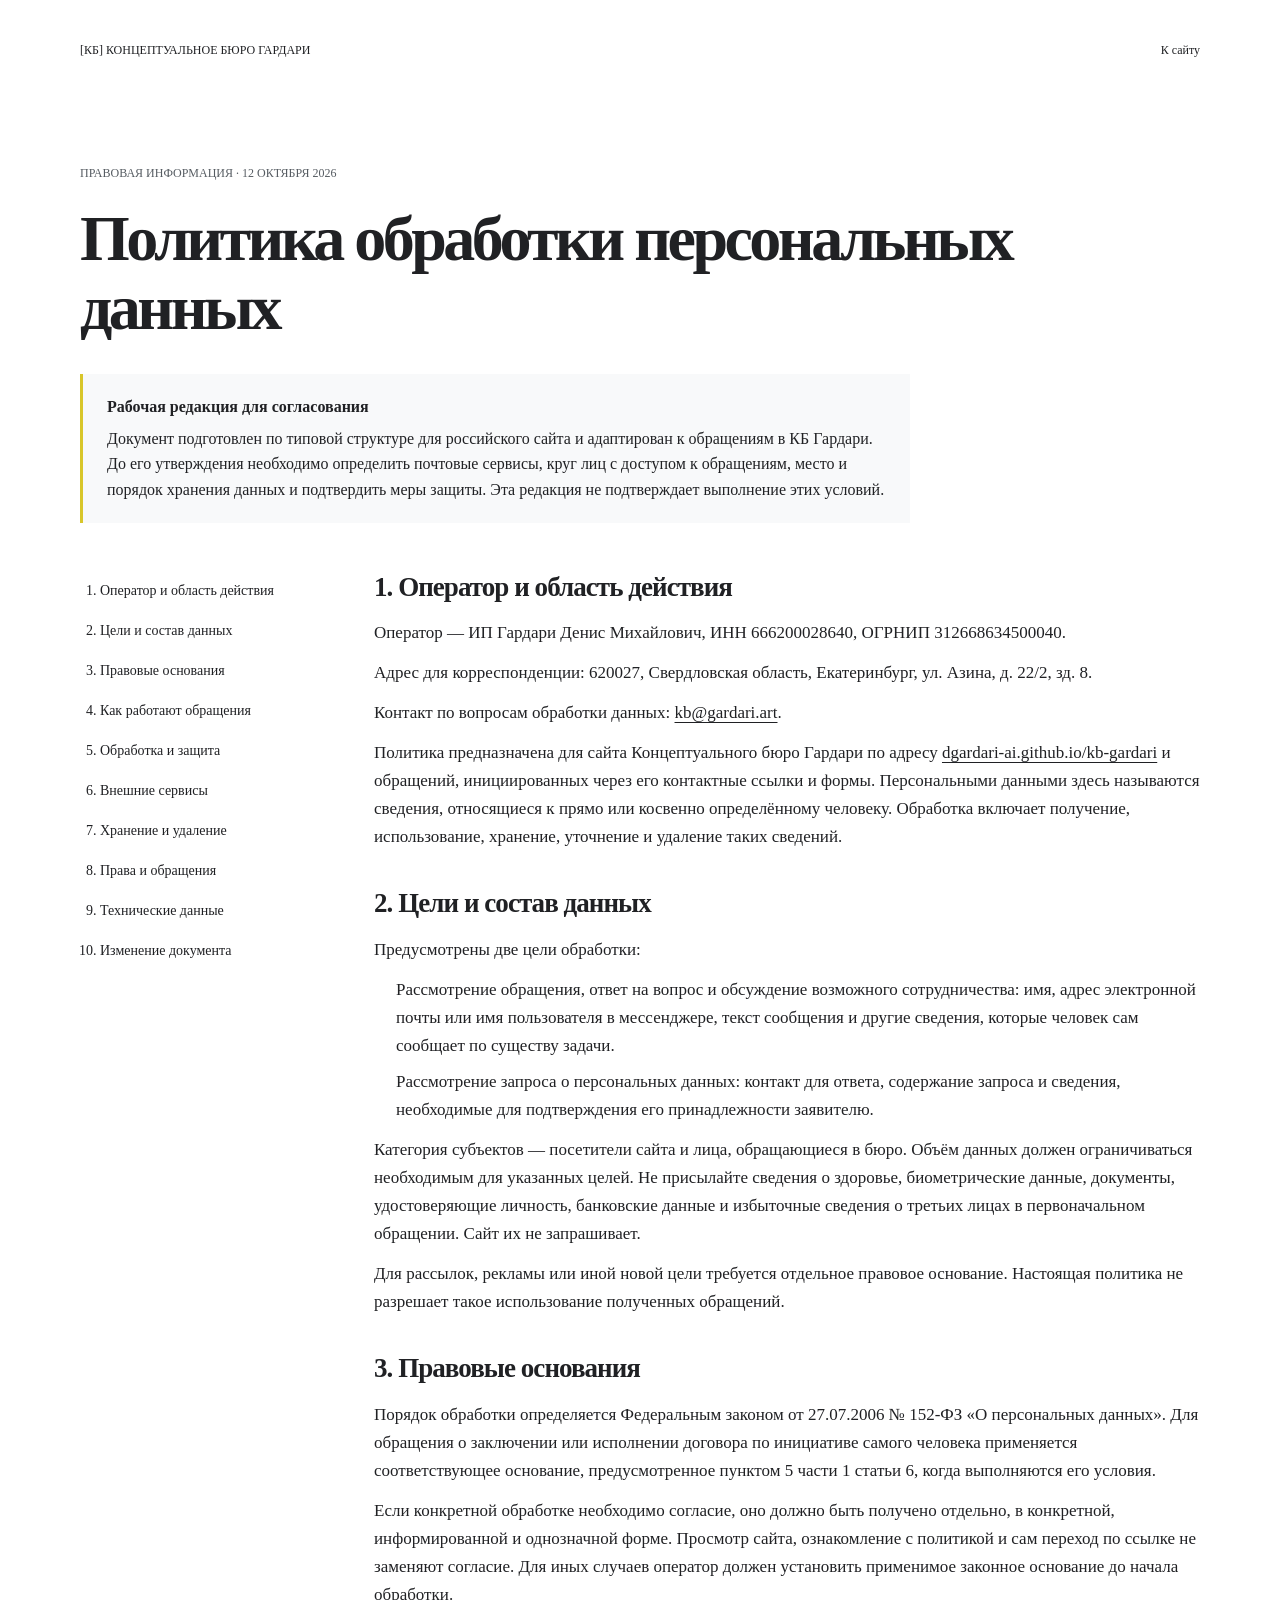
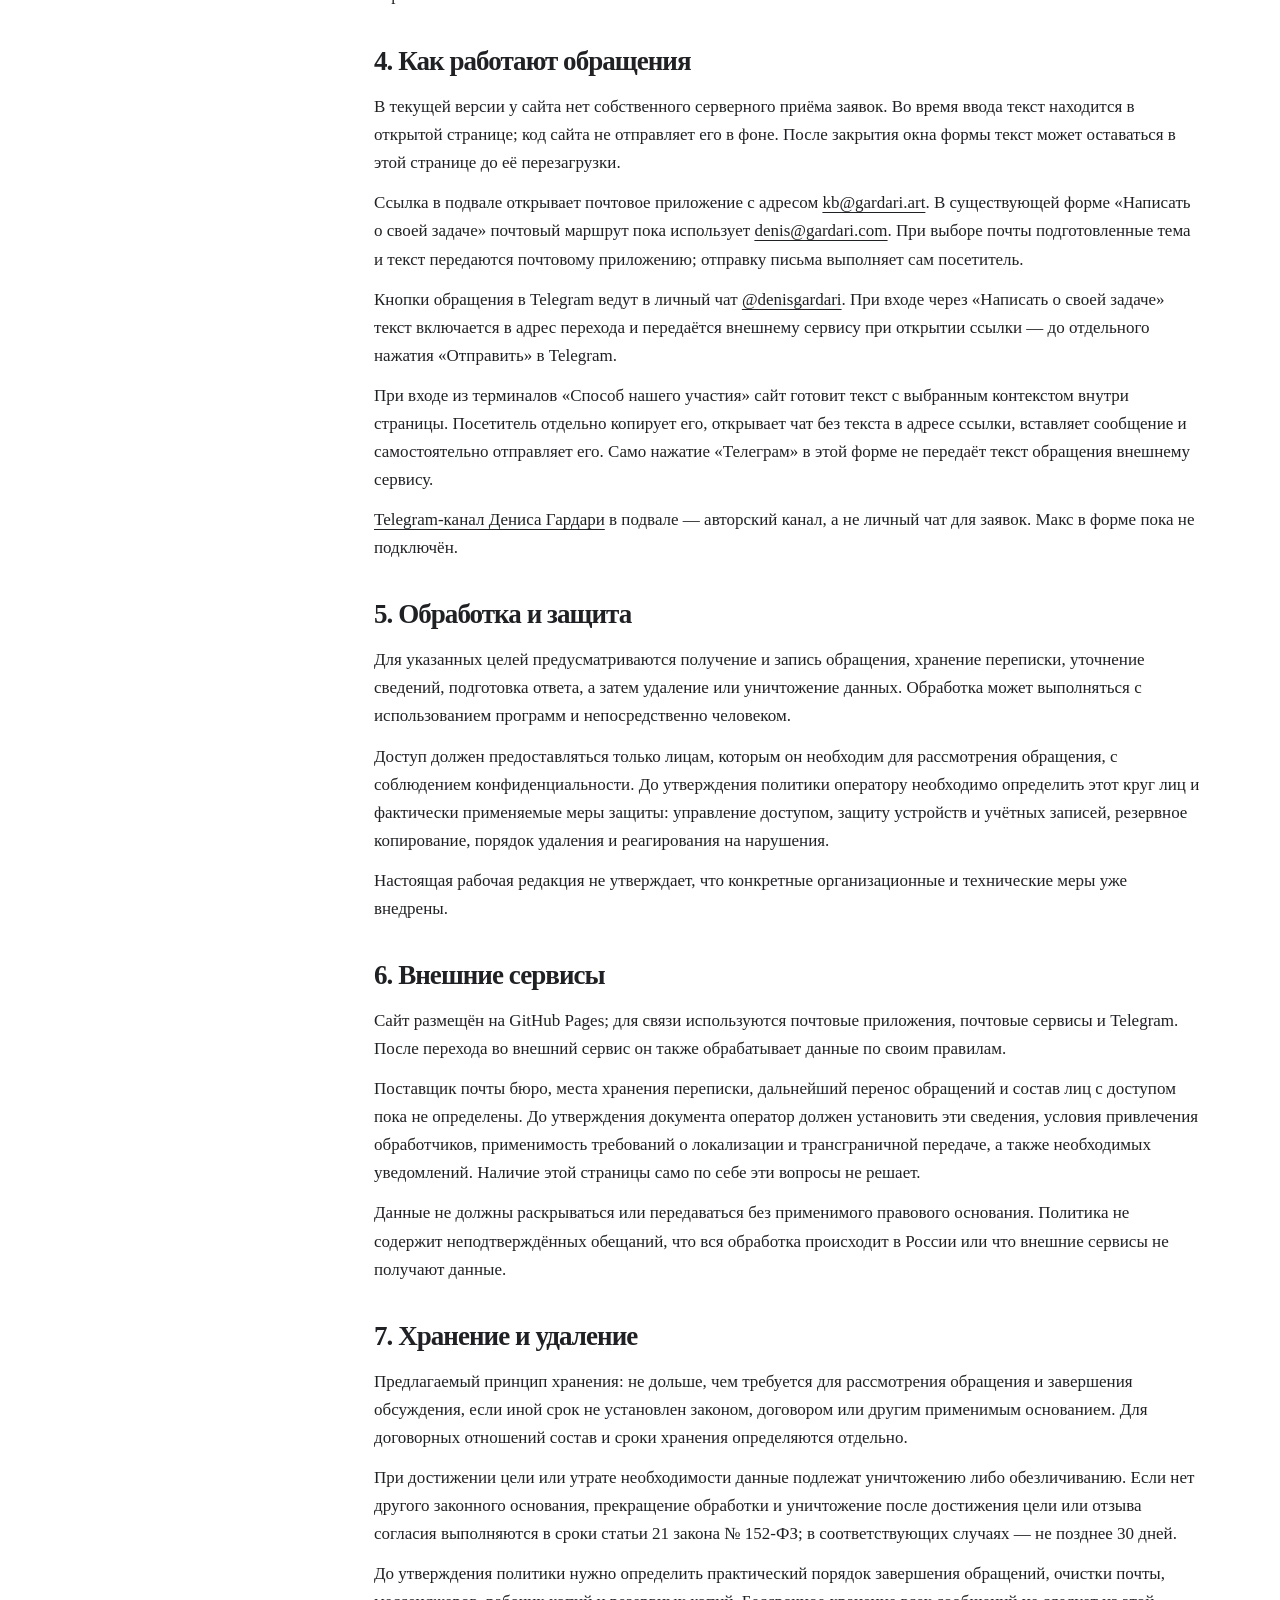
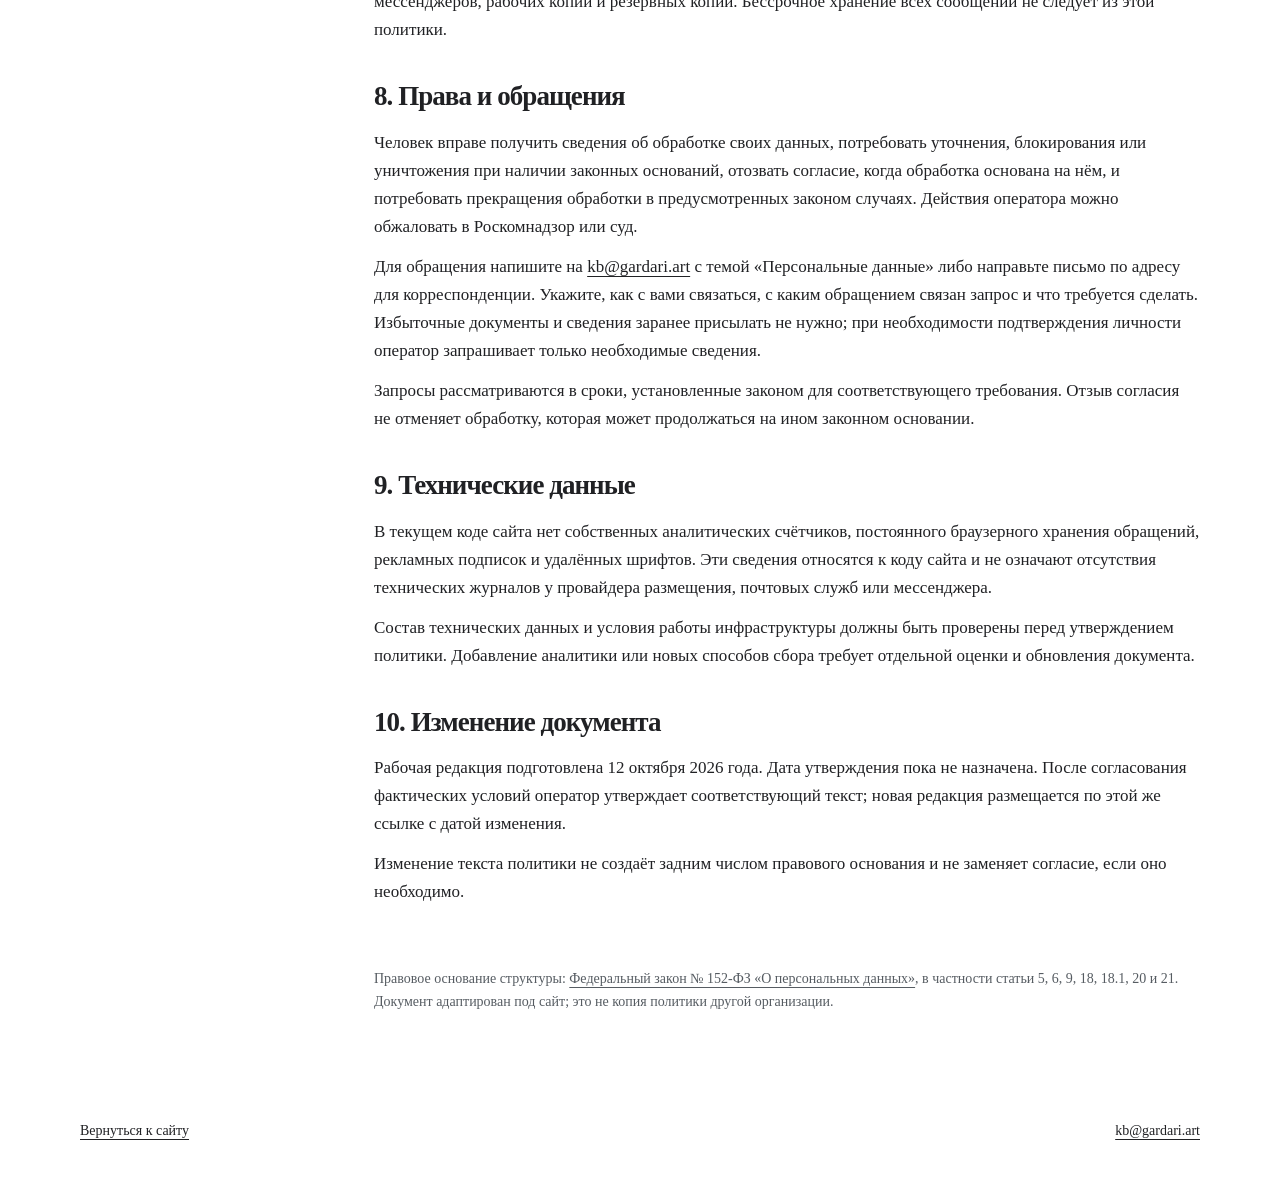
<file: privacy.html>
<!doctype html>
<html lang="ru">
<head>
  <meta charset="utf-8">
  <meta name="viewport" content="width=device-width,initial-scale=1">
  <meta name="robots" content="noindex,nofollow">
  <title>Политика обработки персональных данных — КБ Гардари</title>
  <link rel="icon" href="assets/favicon.svg" type="image/svg+xml">
  <link rel="stylesheet" href="assets/theme.css">
  <link rel="stylesheet" href="assets/site.css">
  <link rel="stylesheet" href="assets/privacy.css">
</head>
<body class="kb-light policy-page">
  <header class="policy-header"><a href="./#site-footer">[КБ] КОНЦЕПТУАЛЬНОЕ БЮРО ГАРДАРИ</a><a href="./#site-footer">К сайту</a></header>
  <main class="policy-main" id="policy">
    <p class="policy-meta">Правовая информация · 12 октября 2026</p>
    <h1>Политика обработки персональных данных</h1>
    <aside class="policy-status" aria-label="Статус документа"><strong>Рабочая редакция для согласования</strong>Документ подготовлен по типовой структуре для российского сайта и адаптирован к обращениям в КБ Гардари. До его утверждения необходимо определить почтовые сервисы, круг лиц с доступом к обращениям, место и порядок хранения данных и подтвердить меры защиты. Эта редакция не подтверждает выполнение этих условий.</aside>
    <div class="policy-layout">
      <nav class="policy-nav" aria-label="Содержание политики"><ol>
        <li><a href="#operator">Оператор и область действия</a></li>
        <li><a href="#purposes">Цели и состав данных</a></li>
        <li><a href="#grounds">Правовые основания</a></li>
        <li><a href="#channels">Как работают обращения</a></li>
        <li><a href="#processing">Обработка и защита</a></li>
        <li><a href="#services">Внешние сервисы</a></li>
        <li><a href="#retention">Хранение и удаление</a></li>
        <li><a href="#rights">Права и обращения</a></li>
        <li><a href="#technical">Технические данные</a></li>
        <li><a href="#revision">Изменение документа</a></li>
      </ol></nav>
      <div class="policy-content">
        <section id="operator"><h2>1. Оператор и область действия</h2>
          <p>Оператор — ИП Гардари Денис Михайлович, ИНН 666200028640, ОГРНИП 312668634500040.</p>
          <address>Адрес для корреспонденции: 620027, Свердловская область, Екатеринбург, ул. Азина, д. 22/2, зд. 8.</address>
          <p>Контакт по вопросам обработки данных: <a href="mailto:kb@gardari.art">kb@gardari.art</a>.</p>
          <p>Политика предназначена для сайта Концептуального бюро Гардари по адресу <a href="https://dgardari-ai.github.io/kb-gardari/" target="_blank" rel="noopener noreferrer">dgardari-ai.github.io/kb-gardari</a> и обращений, инициированных через его контактные ссылки и формы. Персональными данными здесь называются сведения, относящиеся к прямо или косвенно определённому человеку. Обработка включает получение, использование, хранение, уточнение и удаление таких сведений.</p>
        </section>
        <section id="purposes"><h2>2. Цели и состав данных</h2>
          <p>Предусмотрены две цели обработки:</p>
          <ul><li>Рассмотрение обращения, ответ на вопрос и обсуждение возможного сотрудничества: имя, адрес электронной почты или имя пользователя в мессенджере, текст сообщения и другие сведения, которые человек сам сообщает по существу задачи.</li><li>Рассмотрение запроса о персональных данных: контакт для ответа, содержание запроса и сведения, необходимые для подтверждения его принадлежности заявителю.</li></ul>
          <p>Категория субъектов — посетители сайта и лица, обращающиеся в бюро. Объём данных должен ограничиваться необходимым для указанных целей. Не присылайте сведения о здоровье, биометрические данные, документы, удостоверяющие личность, банковские данные и избыточные сведения о третьих лицах в первоначальном обращении. Сайт их не запрашивает.</p>
          <p>Для рассылок, рекламы или иной новой цели требуется отдельное правовое основание. Настоящая политика не разрешает такое использование полученных обращений.</p>
        </section>
        <section id="grounds"><h2>3. Правовые основания</h2>
          <p>Порядок обработки определяется Федеральным законом от 27.07.2006 № 152-ФЗ «О персональных данных». Для обращения о заключении или исполнении договора по инициативе самого человека применяется соответствующее основание, предусмотренное пунктом 5 части 1 статьи 6, когда выполняются его условия.</p>
          <p>Если конкретной обработке необходимо согласие, оно должно быть получено отдельно, в конкретной, информированной и однозначной форме. Просмотр сайта, ознакомление с политикой и сам переход по ссылке не заменяют согласие. Для иных случаев оператор должен установить применимое законное основание до начала обработки.</p>
        </section>
        <section id="channels"><h2>4. Как работают обращения</h2>
          <p>В текущей версии у сайта нет собственного серверного приёма заявок. Во время ввода текст находится в открытой странице; код сайта не отправляет его в фоне. После закрытия окна формы текст может оставаться в этой странице до её перезагрузки.</p>
          <p>Ссылка в подвале открывает почтовое приложение с адресом <a href="mailto:kb@gardari.art">kb@gardari.art</a>. В существующей форме «Написать о своей задаче» почтовый маршрут пока использует <a href="mailto:denis@gardari.com">denis@gardari.com</a>. При выборе почты подготовленные тема и текст передаются почтовому приложению; отправку письма выполняет сам посетитель.</p>
          <p>Кнопки обращения в Telegram ведут в личный чат <a href="https://t.me/denisgardari" target="_blank" rel="noopener noreferrer">@denisgardari</a>. При входе через «Написать о своей задаче» текст включается в адрес перехода и передаётся внешнему сервису при открытии ссылки — до отдельного нажатия «Отправить» в Telegram.</p>
          <p>При входе из терминалов «Способ нашего участия» сайт готовит текст с выбранным контекстом внутри страницы. Посетитель отдельно копирует его, открывает чат без текста в адресе ссылки, вставляет сообщение и самостоятельно отправляет его. Само нажатие «Телеграм» в этой форме не передаёт текст обращения внешнему сервису.</p>
          <p><a href="https://t.me/gardariart" target="_blank" rel="noopener noreferrer">Telegram-канал Дениса Гардари</a> в подвале — авторский канал, а не личный чат для заявок. Макс в форме пока не подключён.</p>
        </section>
        <section id="processing"><h2>5. Обработка и защита</h2>
          <p>Для указанных целей предусматриваются получение и запись обращения, хранение переписки, уточнение сведений, подготовка ответа, а затем удаление или уничтожение данных. Обработка может выполняться с использованием программ и непосредственно человеком.</p>
          <p>Доступ должен предоставляться только лицам, которым он необходим для рассмотрения обращения, с соблюдением конфиденциальности. До утверждения политики оператору необходимо определить этот круг лиц и фактически применяемые меры защиты: управление доступом, защиту устройств и учётных записей, резервное копирование, порядок удаления и реагирования на нарушения.</p>
          <p>Настоящая рабочая редакция не утверждает, что конкретные организационные и технические меры уже внедрены.</p>
        </section>
        <section id="services"><h2>6. Внешние сервисы</h2>
          <p>Сайт размещён на GitHub Pages; для связи используются почтовые приложения, почтовые сервисы и Telegram. После перехода во внешний сервис он также обрабатывает данные по своим правилам.</p>
          <p>Поставщик почты бюро, места хранения переписки, дальнейший перенос обращений и состав лиц с доступом пока не определены. До утверждения документа оператор должен установить эти сведения, условия привлечения обработчиков, применимость требований о локализации и трансграничной передаче, а также необходимых уведомлений. Наличие этой страницы само по себе эти вопросы не решает.</p>
          <p>Данные не должны раскрываться или передаваться без применимого правового основания. Политика не содержит неподтверждённых обещаний, что вся обработка происходит в России или что внешние сервисы не получают данные.</p>
        </section>
        <section id="retention"><h2>7. Хранение и удаление</h2>
          <p>Предлагаемый принцип хранения: не дольше, чем требуется для рассмотрения обращения и завершения обсуждения, если иной срок не установлен законом, договором или другим применимым основанием. Для договорных отношений состав и сроки хранения определяются отдельно.</p>
          <p>При достижении цели или утрате необходимости данные подлежат уничтожению либо обезличиванию. Если нет другого законного основания, прекращение обработки и уничтожение после достижения цели или отзыва согласия выполняются в сроки статьи 21 закона № 152-ФЗ; в соответствующих случаях — не позднее 30 дней.</p>
          <p>До утверждения политики нужно определить практический порядок завершения обращений, очистки почты, мессенджеров, рабочих копий и резервных копий. Бессрочное хранение всех сообщений не следует из этой политики.</p>
        </section>
        <section id="rights"><h2>8. Права и обращения</h2>
          <p>Человек вправе получить сведения об обработке своих данных, потребовать уточнения, блокирования или уничтожения при наличии законных оснований, отозвать согласие, когда обработка основана на нём, и потребовать прекращения обработки в предусмотренных законом случаях. Действия оператора можно обжаловать в Роскомнадзор или суд.</p>
          <p>Для обращения напишите на <a href="mailto:kb@gardari.art">kb@gardari.art</a> с темой «Персональные данные» либо направьте письмо по адресу для корреспонденции. Укажите, как с вами связаться, с каким обращением связан запрос и что требуется сделать. Избыточные документы и сведения заранее присылать не нужно; при необходимости подтверждения личности оператор запрашивает только необходимые сведения.</p>
          <p>Запросы рассматриваются в сроки, установленные законом для соответствующего требования. Отзыв согласия не отменяет обработку, которая может продолжаться на ином законном основании.</p>
        </section>
        <section id="technical"><h2>9. Технические данные</h2>
          <p>В текущем коде сайта нет собственных аналитических счётчиков, постоянного браузерного хранения обращений, рекламных подписок и удалённых шрифтов. Эти сведения относятся к коду сайта и не означают отсутствия технических журналов у провайдера размещения, почтовых служб или мессенджера.</p>
          <p>Состав технических данных и условия работы инфраструктуры должны быть проверены перед утверждением политики. Добавление аналитики или новых способов сбора требует отдельной оценки и обновления документа.</p>
        </section>
        <section id="revision"><h2>10. Изменение документа</h2>
          <p>Рабочая редакция подготовлена 12 октября 2026 года. Дата утверждения пока не назначена. После согласования фактических условий оператор утверждает соответствующий текст; новая редакция размещается по этой же ссылке с датой изменения.</p>
          <p>Изменение текста политики не создаёт задним числом правового основания и не заменяет согласие, если оно необходимо.</p>
        </section>
        <p class="policy-sources">Правовое основание структуры: <a href="http://kremlin.ru/acts/bank/24154/print" target="_blank" rel="noopener noreferrer">Федеральный закон № 152-ФЗ «О персональных данных»</a>, в частности статьи 5, 6, 9, 18, 18.1, 20 и 21. Документ адаптирован под сайт; это не копия политики другой организации.</p>
      </div>
    </div>
  </main>
  <footer class="policy-bottom"><a href="./#site-footer">Вернуться к сайту</a><a href="mailto:kb@gardari.art">kb@gardari.art</a></footer>
</body>
</html>
</file>
<file: assets/site.css>
:root{--yellow:#dccb11;--ink:#000;--serif:"American Typewriter","AmericanTypewriter",Georgia,serif;--display:"Arial-Black","Arial Black",Arial,sans-serif;color-scheme:light}
*{box-sizing:border-box}html{scroll-behavior:smooth;scroll-padding-top:16px}body{margin:0;background:var(--yellow);color:var(--ink);font-family:var(--serif)}button,input,textarea{font:inherit}button,a{-webkit-tap-highlight-color:transparent}button{color:inherit;cursor:pointer}button:disabled{cursor:default}a{color:inherit}button:focus-visible,a:focus-visible,summary:focus-visible,input:focus-visible,textarea:focus-visible{outline:3px solid #21669b;outline-offset:5px}button{border:0;background:none;padding:0}p,h1,h2,h3,blockquote{margin:0}img{display:block;max-width:100%}button img{pointer-events:none}ul{list-style:none;padding:0;margin:0}[hidden]{display:none!important}
.page-shell{width:min(964px,calc(100vw - 32px));margin:12px auto 70px;container-type:inline-size;--u:calc(100cqw / 964);font-size:14.762px;line-height:16.608px}
.chapter{position:relative;width:100%;isolation:isolate;font-size:calc(14.762 * var(--u));line-height:calc(16.608 * var(--u))}.chapter>h1,.chapter>h2{position:absolute;font-family:var(--display);font-weight:900;font-size:calc(30.087 * var(--u));line-height:calc(33.214 * var(--u));letter-spacing:-.05em;text-wrap:nowrap}.section-label{position:absolute;display:flex;align-items:baseline;gap:calc(8 * var(--u));font-size:calc(12 * var(--u));line-height:calc(16 * var(--u));white-space:nowrap}.section-label>.section-marker{display:block;flex:none;width:calc(8.8 * var(--u));height:calc(8.8 * var(--u));background:var(--ink)}
.framed{position:relative}.frame-skin{position:absolute;inset:0;width:100%;height:100%;overflow:visible;pointer-events:none}.frame-skin path{fill:none;stroke:currentColor;stroke-width:1;stroke-linecap:round;stroke-linejoin:round;vector-effect:non-scaling-stroke}.large-logo{position:absolute;height:auto;pointer-events:none}.brand{position:absolute;display:block}.brand img{width:100%;height:auto}.pill{display:inline-flex;align-items:center;justify-content:center;gap:calc(15 * var(--u,1px));border:1px solid var(--ink);border-radius:999px;background:var(--ink);color:var(--yellow);font-size:calc(12 * var(--u,1px));line-height:1.1;min-height:34px;padding:8px 22px;text-decoration:none}.pill>.pill-arrow{font-family:Arial,sans-serif;font-size:1.6em}.pill:hover{background:var(--yellow);color:var(--ink)}
.hero{height:calc(705.468314 * var(--u))}.hero-window{position:absolute;inset:0 0 auto;height:calc(505.673 * var(--u))}.top-band{position:absolute;left:calc(318.54 * var(--u));top:calc(.39 * var(--u));width:calc(216.61 * var(--u));height:calc(23.19 * var(--u));background:var(--ink)}.top-formula{position:absolute;left:calc(318.44 * var(--u));top:calc(31.5 * var(--u));font-size:calc(11.05 * var(--u));line-height:1;font-weight:600}.brand-hero{left:calc(95.96 * var(--u));top:calc(118.57 * var(--u));width:calc(440.66 * var(--u));height:calc(48.05 * var(--u))}.hero-figure{position:absolute;left:calc(735.076 * var(--u));top:calc(62.658 * var(--u));width:calc(202.572 * var(--u));height:calc(279.123 * var(--u))}.hero .hero-scene>.section-label{left:calc(316.62 * var(--u));top:calc(208 * var(--u))}.hero h1{left:calc(315.79 * var(--u));top:calc(256.5 * var(--u));font-size:calc(29.522 * var(--u));line-height:calc(33.214 * var(--u));z-index:1}.hero-intro{position:absolute;left:calc(317.51 * var(--u));top:calc(334 * var(--u));font-size:calc(16.314 * var(--u));line-height:calc(16.608 * var(--u))}.hero-contact{position:absolute;left:calc(316.62 * var(--u));top:calc(398.24 * var(--u));width:calc(220.66 * var(--u));height:calc(34.69 * var(--u));min-height:0;padding:0}.hero-logo{left:calc(142.436 * var(--u));top:calc(497.469 * var(--u));width:calc(183.16 * var(--u))}.hero-disciplines{position:absolute;left:calc(536.8 * var(--u));top:calc(536 * var(--u));width:calc(231 * var(--u));text-align:right;font-size:calc(29.87 * var(--u));line-height:calc(31.468 * var(--u));z-index:2}
.situations{height:calc(620 * var(--u))}.situations-window{position:absolute;inset:0 0 auto;height:calc(551.176 * var(--u))}.situations>.section-label{left:calc(316.62 * var(--u));top:calc(55.82 * var(--u))}.situations>h2{left:calc(316.62 * var(--u));top:calc(98.9 * var(--u))}.situations-intro{position:absolute;left:calc(318.11 * var(--u));top:calc(205.6 * var(--u));line-height:calc(16.608 * var(--u))}.situation-list{position:absolute;left:calc(94.96 * var(--u));top:calc(284 * var(--u));width:calc(775.4 * var(--u))}.situation-list :is(button,.case-summary){display:flex;align-items:center;gap:calc(30.2 * var(--u));width:100%;height:calc(42.75 * var(--u));text-align:left;font-size:calc(22.143 * var(--u));line-height:1.15;font-weight:600;white-space:nowrap}.square{flex:none;display:inline-block;width:calc(15.8 * var(--u));height:calc(15.8 * var(--u));background:var(--ink)}.leader{flex:1;min-width:10px;height:1px;border-bottom:calc(2 * var(--u)) dotted var(--ink);align-self:center;margin-top:.5em}.situation-list .leader{margin-left:calc(-24 * var(--u))}.situations-logo{left:calc(764.618 * var(--u));top:calc(545.944 * var(--u));width:calc(110.41 * var(--u))}
.bureau{height:calc(521.73 * var(--u))}.bureau>.section-label{left:calc(141.2 * var(--u));top:calc(4.6 * var(--u))}.bureau>h2{left:calc(92.8 * var(--u));top:calc(47 * var(--u))}.bureau>blockquote{position:absolute;left:calc(142.1 * var(--u));top:calc(124 * var(--u));font-weight:600;line-height:calc(16.608 * var(--u))}.precedent-grid{position:absolute;left:calc(141.504 * var(--u));top:calc(227.244 * var(--u));right:0;display:grid;grid-template-columns:repeat(3,minmax(0,1fr));gap:calc(24.17 * var(--u))}.notch-card{position:relative;isolation:isolate}.notch-skin{position:absolute;inset:0;width:100%;height:100%;z-index:-1}.precedent-card{height:calc(255.753 * var(--u));color:var(--yellow);padding:calc(32 * var(--u)) calc(26.4 * var(--u)) 0}.precedent-card h3{font-size:calc(18.452 * var(--u));line-height:calc(23.985 * var(--u));font-weight:600}.outline-pill{position:absolute;left:calc(27 * var(--u));right:calc(27 * var(--u));bottom:calc(26.5 * var(--u));height:calc(34.7 * var(--u));min-height:0;border-color:var(--yellow);background:transparent;color:var(--yellow);padding:0;font-size:calc(12.917 * var(--u));gap:calc(8 * var(--u))}.outline-pill:hover{background:var(--yellow);color:var(--ink)}
.practice{height:calc(1920.27 * var(--u))}.process-figure{position:absolute;left:calc(-14.662 * var(--u));top:0;width:calc(289.577 * var(--u));height:calc(461.287 * var(--u))}.practice>.section-label{left:calc(316.75 * var(--u));top:calc(207.09 * var(--u))}.practice>h2{left:calc(316.75 * var(--u));top:calc(252 * var(--u))}.practice-intro{position:absolute;left:calc(318.11 * var(--u));top:calc(363.9 * var(--u));line-height:calc(16.608 * var(--u))}.process-outline{position:absolute;left:calc(255.09 * var(--u));right:0;top:calc(447.26 * var(--u));height:calc(1338.72 * var(--u));border-top:1px solid;border-right:1px solid}.process-outline:after{content:"";position:absolute;bottom:0;right:0;width:calc(199.38 * var(--u));border-bottom:1px solid}.process-timeline{position:absolute;top:calc(521.2 * var(--u));width:100%}.process-timeline:before{content:"";position:absolute;left:calc(317.58 * var(--u));top:calc(48.05 * var(--u));height:calc(1150 * var(--u));border-left:2px dotted}.process-timeline:after{content:"";position:absolute;left:calc(313.8 * var(--u));top:calc(1198 * var(--u));width:calc(7.5 * var(--u));height:calc(7.5 * var(--u));border-radius:50%;background:var(--ink)}.process-row{position:relative;height:calc(235.5 * var(--u))}.process-main{position:absolute;left:calc(293.56 * var(--u));right:calc(30 * var(--u));top:0}.process-heading{display:flex;align-items:center;gap:calc(13.4 * var(--u));text-align:left;white-space:nowrap}.step-number{display:flex;align-items:center;justify-content:center;flex:none;border:1px solid;border-radius:50%;width:calc(48.05 * var(--u));height:calc(48.05 * var(--u));font-size:calc(28.6 * var(--u));line-height:1;background:var(--yellow)}.process-heading .process-title{font-size:calc(22.143 * var(--u));line-height:calc(27 * var(--u));font-weight:600}.process-heading:hover .process-title{text-decoration:underline;text-underline-offset:4px}.process-first-intro{margin:calc(9.8 * var(--u)) 0 0 calc(61.2 * var(--u));line-height:calc(16.608 * var(--u))}.process-terms{position:absolute;top:calc(73 * var(--u));left:0;width:calc(269 * var(--u));text-align:right;display:flex;flex-direction:column;align-items:stretch}.process-terms :is(button,summary){display:block;white-space:nowrap;text-align:right;font-size:calc(23.987 * var(--u));line-height:calc(31.47 * var(--u))}.process-terms :is(button,summary)>.term-plus{display:inline-block;width:calc(18 * var(--u));margin-left:calc(4 * var(--u))}.process-terms :is(button,summary):hover{text-decoration:underline;text-underline-offset:3px}.process-end{position:absolute;right:0;top:calc(18 * var(--u));width:calc(15 * var(--u));height:calc(15 * var(--u));background:var(--ink)}.process-contact{position:absolute;left:calc(316.66 * var(--u));top:calc(1762.08 * var(--u));width:calc(447.96 * var(--u));height:calc(48.16 * var(--u));min-height:0;padding:0}
.projects{height:calc(613.709 * var(--u))}.projects>.section-label{left:calc(94.2 * var(--u));top:calc(16.1 * var(--u))}.projects>h2{left:0;top:calc(61 * var(--u))}.projects-intro{position:absolute;left:0;top:calc(169.4 * var(--u));line-height:calc(16.608 * var(--u))}.project-grid{position:absolute;left:calc(319.2 * var(--u));right:0;top:calc(67.96 * var(--u));display:grid;grid-template-columns:repeat(3,minmax(0,1fr));gap:calc(24.5 * var(--u)) calc(24.5 * var(--u))}.project-card{height:calc(196.822 * var(--u));color:var(--yellow);padding:calc(68.2 * var(--u)) calc(22.4 * var(--u)) 0}.project-card h3{font-size:calc(19.329 * var(--u));line-height:calc(22.665 * var(--u));font-weight:600}.project-card:nth-child(4){padding-top:calc(90.5 * var(--u))}
.authors{min-height:calc(1188.528 * var(--u));padding-top:calc(190 * var(--u));padding-bottom:calc(58.528 * var(--u))}.author-logo{left:calc(142.147 * var(--u));top:0;width:calc(185.496 * var(--u))}.authors>.section-label{left:calc(141.4 * var(--u));top:calc(168.95 * var(--u))}.author-row{position:relative;min-height:calc(470 * var(--u))}.author-portrait{position:absolute;pointer-events:none;height:auto}.author-denis .author-portrait{left:calc(483.792 * var(--u));top:calc(-46.78 * var(--u));width:calc(480.628 * var(--u))}.author-ivan .author-portrait{left:calc(-20.79 * var(--u));top:calc(-27.843 * var(--u));width:calc(421.415 * var(--u))}.author-copy{position:relative;padding-top:calc(76 * var(--u));padding-bottom:calc(35 * var(--u));margin-left:calc(142.1 * var(--u));width:calc(405 * var(--u))}.author-ivan .author-copy{margin-left:calc(537.32 * var(--u));width:calc(370 * var(--u));padding-top:calc(73.2 * var(--u))}.author-bio summary{display:block;position:relative;cursor:pointer;list-style:none}.author-bio summary::-webkit-details-marker{display:none}.author-bio summary h3{font-family:var(--display);font-weight:900;font-size:calc(30.087 * var(--u));line-height:calc(33.214 * var(--u));letter-spacing:-.05em;white-space:nowrap}.author-bio summary>span{position:absolute;left:calc(-48.8 * var(--u));top:calc(-1 * var(--u));font-family:Arial,sans-serif;font-size:calc(40 * var(--u));font-weight:bold;line-height:calc(33 * var(--u))}.author-ivan .author-bio summary>span{left:auto;right:calc(-3 * var(--u))}.author-bio[open] summary>span{font-size:0}.author-bio[open] summary>span:after{content:"−";font-size:calc(40 * var(--u))}.author-short-intro,.author-intro{margin-top:calc(11.6 * var(--u));line-height:calc(16.608 * var(--u));font-weight:600}.author-ivan .author-short-intro,.author-ivan .author-intro{margin-top:calc(7.7 * var(--u))}.author-copy:has(.author-bio[open])>.author-short-intro{display:none}.full-biography{font-weight:400;line-height:1.4;padding-top:20px}.full-biography p+p{margin-top:1em}.full-biography a{text-underline-offset:3px}.author-terms{margin-top:calc(25 * var(--u));margin-left:calc(-48.8 * var(--u));font-size:calc(29.522 * var(--u));line-height:calc(31.47 * var(--u))}.author-ivan .author-terms{text-align:right;margin-left:0;margin-top:calc(26.5 * var(--u));padding-right:calc(37 * var(--u))}
.questions{padding-bottom:calc(53 * var(--u))}.faq-window{min-height:calc(651.151 * var(--u));padding:calc(212 * var(--u)) calc(93.5 * var(--u)) calc(90 * var(--u))}.faq-window>.section-label{left:calc(317.1 * var(--u));top:calc(73.6 * var(--u))}.faq-window>h2{position:absolute;left:calc(315.67 * var(--u));top:calc(118.2 * var(--u));font-family:var(--display);font-size:calc(30.087 * var(--u));line-height:calc(33.214 * var(--u));font-weight:900;letter-spacing:-.05em}.faq-item summary{display:flex;align-items:center;gap:calc(30 * var(--u));cursor:pointer;list-style:none;min-height:calc(57.16 * var(--u));font-size:calc(22.143 * var(--u));line-height:1.2;white-space:nowrap}.faq-item summary::-webkit-details-marker{display:none}.faq-item .leader{margin-left:calc(-28 * var(--u));margin-right:calc(-25 * var(--u))}.faq-plus{font-family:Arial,sans-serif;font-weight:bold;font-size:calc(29 * var(--u));line-height:1}.faq-item[open] .faq-plus{font-size:0}.faq-item[open] .faq-plus:after{content:"−";font-size:calc(29 * var(--u))}.faq-item>p{padding:0 calc(24 * var(--u)) calc(25 * var(--u)) calc(46 * var(--u));max-width:100%;font-size:calc(16 * var(--u));line-height:1.4}.faq-contact{position:absolute;left:calc(93 * var(--u));bottom:calc(-24.08 * var(--u));width:calc(263 * var(--u));height:calc(48.16 * var(--u));min-height:0;padding:0}
.footer{padding-top:calc(217.184 * var(--u))}.footer-logo{left:calc(93.08 * var(--u));top:0;width:calc(271.5 * var(--u))}.footer-window{height:calc(551.176 * var(--u))}.brand-footer{left:calc(354.99 * var(--u));top:calc(84.99 * var(--u));width:calc(515.3 * var(--u));height:calc(56.18 * var(--u))}.footer-terms{position:absolute;left:calc(93.9 * var(--u));top:calc(128.7 * var(--u));padding-left:calc(49.9 * var(--u));font-size:calc(29.522 * var(--u));line-height:calc(31.47 * var(--u))}.footer-terms:before{content:"▪\A▪\A▪";white-space:pre;position:absolute;left:0;font-size:calc(22 * var(--u))}.contact-grid{position:absolute;left:calc(424.65 * var(--u));right:calc(93.7 * var(--u));top:calc(179 * var(--u));display:grid;grid-template-columns:repeat(3,minmax(0,1fr));gap:calc(16 * var(--u)) calc(16 * var(--u))}.contact-card{aspect-ratio:1.009/1;color:var(--yellow);display:flex;align-items:flex-end;justify-content:center;padding-bottom:calc(23.5 * var(--u));font-size:calc(17.64 * var(--u));font-weight:600;line-height:1}
.skip-link{position:fixed;left:15px;top:10px;transform:translateY(-200%);z-index:20;background:var(--ink);color:var(--yellow);padding:12px}.skip-link:focus{transform:none}
dialog{padding:0;border:0;background:var(--yellow);color:var(--ink);font-family:var(--serif);max-width:calc(100vw - 32px);max-height:calc(100dvh - 32px)}dialog::backdrop{background:rgb(0 0 0 / .55)}.detail-dialog,.contact-dialog{border:1px solid;border-radius:26px;width:min(760px,calc(100vw - 32px));padding:50px 55px 40px;font-size:17px;line-height:1.45;overscroll-behavior:contain}.detail-dialog h2,.contact-dialog h2{font-family:var(--display);font-size:28px;line-height:1.15;margin-bottom:24px}.detail-dialog h3,.detail-dialog h4{font-size:19px;margin:24px 0 10px}.detail-dialog p+p{margin-top:16px}.detail-dialog ul{list-style:disc;padding-left:22px;margin:16px 0}.detail-dialog a{overflow-wrap:anywhere}.detail-kind,.dialog-model-note{font-size:13px;line-height:1.4;margin:20px 0}.dialog-close{position:absolute;right:20px;top:12px;min-width:36px;min-height:36px;font:32px Arial,sans-serif}.precedent-sources{margin-top:25px!important}.contact-dialog label{display:block;margin:20px 0 8px;font-weight:600}.contact-dialog textarea{width:100%;resize:vertical;border:1px solid;border-radius:16px;background:transparent;padding:15px;min-height:140px}.contact-actions{display:flex;flex-wrap:wrap;gap:12px;margin:20px 0}.contact-dialog .pill{--u:1px;min-height:42px;font-size:14px}.message-error{color:#8b0010}.contact-dialog #telegram-ready{margin:16px 0}.contact-dialog #telegram-copy{margin-right:12px}
.agent-dialog{width:min(964px,calc(100vw - 32px));container-type:inline-size;background:transparent;max-height:calc(100dvh - 32px);overflow:auto;--u:calc(100cqw / 964);padding-bottom:clamp(0px,calc((100vw - 32px) * 154 / 964),154px);font-size:calc(14.762 * var(--u));line-height:calc(16.608 * var(--u))}.agent-window{font-size:calc(14.762 * var(--u));line-height:calc(16.608 * var(--u));height:calc(505.673 * var(--u));color:var(--ink);background:var(--yellow);border-radius:calc(26 * var(--u))}.agent-dialog::backdrop{background:var(--yellow)}.agent-description{position:absolute;left:calc(317.77 * var(--u));top:calc(310 * var(--u));width:calc(540 * var(--u))}.agent-status{position:absolute;left:0;top:calc(-30 * var(--u));font-size:calc(12 * var(--u));margin:0;line-height:1.2}.agent-input{position:absolute;left:calc(145 * var(--u));top:calc(378 * var(--u));width:calc(725 * var(--u));height:calc(48.05 * var(--u));border:1px solid;border-radius:999px;display:flex;align-items:center;padding:0 calc(5 * var(--u)) 0 calc(22 * var(--u));gap:calc(15 * var(--u))}.agent-input>button:first-child{font:30px Arial,sans-serif}.agent-input>button:last-child{border-radius:50%;background:var(--ink);color:var(--yellow);font:28px Arial,sans-serif;width:calc(36 * var(--u));height:calc(36 * var(--u));flex:none}.agent-input input{background:transparent;border:0;width:100%;font-size:calc(14 * var(--u));opacity:1;color:var(--ink);min-width:0}.agent-input input::placeholder{color:var(--ink);opacity:.55}.agent-close{position:absolute;right:calc(112 * var(--u));top:calc(437 * var(--u));font-size:calc(11.83 * var(--u));line-height:1.4;display:flex;align-items:center;gap:calc(10 * var(--u))}.agent-close>span:last-child{font:24px Arial,sans-serif}.agent-logo{left:calc(142.436 * var(--u));top:calc(497.469 * var(--u));width:calc(183.16 * var(--u));filter:drop-shadow(0 0 0 var(--yellow))}
@media(max-width:760px){
 html{scroll-padding-top:12px}.page-shell{width:calc(100vw - 28px);margin:12px 14px 32px;font-size:15px;line-height:1.35;--u:calc(100cqw / 964)}.chapter{height:auto!important;min-height:0;font-size:15px;line-height:1.35}.chapter>h1,.chapter>h2{position:relative;inset:auto!important;font-size:clamp(24px,5.7vw,36px)!important;line-height:1.04!important;white-space:normal;text-wrap:balance;letter-spacing:-.035em}.section-label{position:relative!important;inset:auto!important;font-size:9px;line-height:1.3;white-space:normal;gap:6px;margin-bottom:22px;align-items:flex-start}.section-label>.section-marker{width:7px;height:7px;margin-top:2px}.frame-skin path{stroke-width:1}.hero{padding:95px 22px 168px}.hero-window{height:calc(100% - 125px)}.top-band{left:32%;width:44%;height:16px;top:0}.top-formula{top:24px;left:32%;font-size:7px;white-space:nowrap}.brand-hero{left:22px;top:52px;width:min(72%,340px);height:auto}.hero-figure{width:100px;height:auto;left:auto;right:15px;top:110px;opacity:1}.hero .hero-scene>.section-label{margin-top:75px;max-width:75%}.hero h1{z-index:2;font-size:clamp(23px,5.7vw,36px)!important}.hero-intro{position:relative;inset:auto;font-size:16px;line-height:1.2;margin-top:20px;max-width:85%}.hero-contact{position:relative;inset:auto;width:220px;height:36px;font-size:11px;margin-top:19px}.hero-logo{left:30px;top:auto;bottom:41px;width:116px}.hero-disciplines{left:auto;right:18px;top:auto;bottom:0;width:55%;font-size:clamp(16px,4vw,22px);line-height:1.12}.situations{padding:35px 22px 90px;margin-bottom:80px}.situations-window{height:100%}.situations-intro{position:relative;inset:auto;font-size:15px;line-height:1.25;margin-top:20px}.situation-list{position:relative;inset:auto;width:100%;margin-top:28px}.situation-list :is(button,.case-summary){height:auto;min-height:52px;gap:13px;white-space:normal;font-size:16px;line-height:1.2}.situation-list .square,.faq-item .square{width:10px;height:10px}.situation-list .leader{margin-left:-9px;min-width:12px;border-width:1px}.situations-logo{top:auto;bottom:-48px;left:auto;right:35px;width:85px}.bureau{padding:0 0 55px}.bureau>.section-label{margin-left:22px}.bureau>h2{padding:0 22px}.bureau>blockquote{position:relative;inset:auto;font-size:15px;line-height:1.3;margin:22px}.bureau>blockquote br{display:none}.precedent-grid{position:relative;inset:auto;margin:30px 0 0;display:grid;grid-template-columns:1fr;gap:20px}.precedent-card{height:auto;min-height:245px;padding:38px 35px 80px}.precedent-card h3{font-size:22px;line-height:1.2}.outline-pill{left:35px;right:35px;bottom:24px;height:36px;font-size:14px;gap:8px}.practice{padding:170px 0 50px}.process-figure{left:-4px;top:0;width:110px;height:auto}.practice>.section-label,.practice>h2,.practice-intro{margin-left:22px;margin-right:22px}.practice-intro{position:relative;inset:auto;line-height:1.3;margin-top:20px}.practice-intro br{display:none}.process-outline{display:none}.process-timeline{position:relative;inset:auto;margin-top:34px;padding-left:0}.process-timeline:before{left:19px;top:35px;height:calc(100% - 35px);border-width:1px}.process-timeline:after{left:16px;top:auto;bottom:-4px;width:7px;height:7px}.process-row{height:auto;min-height:0;margin-bottom:30px;display:flex;flex-direction:column;padding-left:52px}.process-main{position:static;order:0}.process-heading{white-space:normal;display:block;min-height:38px}.step-number{position:absolute;left:0;top:0;width:40px;height:40px;font-size:24px;border-width:1px}.process-heading .process-title{font-size:18px;line-height:1.15;padding-top:9px}.process-first-intro{margin:16px 15px 10px 0;font-size:14px;line-height:1.3}.process-first-intro br{display:none}.process-terms{position:static;order:1;width:100%;text-align:left;margin-top:15px}.process-terms :is(button,summary){white-space:normal;text-align:left;font-size:19px;line-height:1.4}.process-terms :is(button,summary)>.term-plus{width:auto;margin-left:4px}.process-end{display:none}.process-contact{position:relative;inset:auto;margin:10px 0 0 52px;max-width:calc(100% - 52px);width:280px;height:42px;font-size:12px}.projects{padding:20px 0 65px}.projects>.section-label{margin:0 22px 22px}.projects>h2{padding:0 22px}.projects-intro{position:relative;inset:auto;margin:24px 22px;font-size:15px;line-height:1.3}.projects-intro br{display:none}.project-grid{position:relative;inset:auto;grid-template-columns:repeat(2,minmax(0,1fr));gap:12px}.project-card{height:auto;aspect-ratio:1.009/1;padding:45% 11% 10%}.project-card h3{font-size:clamp(12px,3.3vw,21px);line-height:1.15}.project-card:nth-child(4){padding-top:54%}.authors{padding-top:148px;padding-bottom:20px}.author-logo{left:22px;width:125px;top:0}.authors>.section-label{margin-left:22px}.author-row{display:flex;flex-direction:column;min-height:0;padding:0 22px 30px;margin-bottom:35px}.author-copy,.author-ivan .author-copy{position:relative;inset:auto;margin:0;padding:0;width:100%;order:0}.author-bio summary h3{font-size:clamp(23px,5.5vw,34px);line-height:1.15;white-space:normal;padding-right:28px}.author-bio summary>span,.author-ivan .author-bio summary>span{left:auto;right:0;top:0;font-size:28px;line-height:30px}.author-bio[open] summary>span:after{font-size:28px}.author-short-intro,.author-intro,.author-ivan .author-short-intro,.author-ivan .author-intro{font-size:15px;line-height:1.3;margin-top:16px}.author-short-intro br,.author-intro br{display:none}.author-terms,.author-ivan .author-terms{position:relative;font-size:22px;line-height:1.1;margin:22px 0 0;padding:0;text-align:left;max-width:65%;min-height:170px}.author-portrait,.author-denis .author-portrait,.author-ivan .author-portrait{left:auto;right:0;top:auto;bottom:0;width:58%;z-index:-1}.author-ivan .author-portrait{left:0;right:auto}.author-ivan .author-terms{margin-left:auto;text-align:right;max-width:64%}.full-biography{font-size:15px}.questions{padding-bottom:54px}.faq-window{padding:32px 18px 70px;min-height:0}.faq-window>.section-label{margin-bottom:24px}.faq-window>h2{position:relative;inset:auto;font-size:26px;line-height:1.08;margin-bottom:25px}.faq-item summary{white-space:normal;min-height:65px;font-size:16px;line-height:1.2;gap:14px}.faq-item .leader{display:none}.faq-question{flex:1}.faq-plus{font-size:25px}.faq-item>p{font-size:15px;line-height:1.35;padding:0 0 20px 24px}.faq-contact{left:25px;bottom:-21px;width:230px;height:42px;font-size:11px}.footer{padding-top:145px}.footer-logo{left:22px;top:0;width:177px}.footer-window{height:auto;padding:35px 20px 30px}.brand-footer{position:relative;inset:auto;width:100%;height:auto;margin-bottom:25px}.footer-terms{position:relative;inset:auto;padding-left:24px;font-size:22px;line-height:1.15;margin-bottom:25px}.footer-terms:before{font-size:15px}.contact-grid{position:relative;inset:auto;gap:12px;grid-template-columns:repeat(3,minmax(0,1fr))}.contact-card{font-size:clamp(10px,2.65vw,16px);padding-bottom:18%}.detail-dialog,.contact-dialog{padding:52px 22px 28px;border-radius:22px;font-size:16px;line-height:1.4}.detail-dialog h2,.contact-dialog h2{font-size:25px}.contact-dialog .contact-actions{flex-direction:column}.contact-dialog .pill{width:100%;margin:0 0 10px!important}.agent-dialog{padding-bottom:95px;font-size:15px;line-height:1.25}.agent-window{font-size:15px;line-height:1.25;height:min(550px,75dvh);min-height:420px;border-radius:22px}.agent-description{left:22px;right:22px;top:auto;bottom:155px;width:auto}.agent-description br{display:none}.agent-status{position:static;font-size:12px;margin-top:15px}.agent-input{left:20px;right:20px;top:auto;bottom:75px;width:auto;height:45px;padding:0 6px 0 16px;gap:8px}.agent-input input{font-size:13px}.agent-input>button:last-child{width:32px;height:32px}.agent-close{right:24px;top:auto;bottom:36px;font-size:12px;gap:10px}.agent-logo{left:30px;top:auto;bottom:0;width:125px}
}
@media(min-width:761px) and (max-width:900px){.chapter{font-size:12px;line-height:1.15}}
@media(max-width:360px){.author-portrait,.author-denis .author-portrait,.author-ivan .author-portrait{position:relative;inset:auto;width:75%;margin:0 0 0 auto;order:1}.author-ivan .author-portrait{margin:0 auto 0 0}.author-terms,.author-ivan .author-terms{min-height:0;margin-bottom:20px;max-width:100%}.author-copy,.author-ivan .author-copy{padding-bottom:0}.author-row{padding-bottom:0}}
@media(prefers-reduced-motion:reduce){html{scroll-behavior:auto}*{animation:none!important;transition:none!important}}

.projects-intro p+p{margin-top:calc(16.608 * var(--u))}
@media(max-width:760px){.projects-intro p+p{margin-top:16px}}

/* Measured Affinity typography. Values refer to the 964px working field. */
:root{--semibold:"AmericanTypewriter-Semibold","American Typewriter",Georgia,serif}
.hero-scene{display:contents}
.baseline-marker{display:inline-block;width:0;height:0;padding:0;margin:0;border:0;vertical-align:baseline;font:inherit;pointer-events:none}
.hero h1{position:absolute;font-family:var(--display);font-weight:900;letter-spacing:-.05em;font-size:calc(29.523921 * var(--u));line-height:calc(33.214411 * var(--u))}
.chapter>h2,.author-bio summary h3,.faq-window>h2{font-size:calc(30.088529 * var(--u));line-height:calc(33.214411 * var(--u))}
.section-label{font-size:calc(11.998585 * var(--u));font-weight:400}
.top-formula{font-family:var(--semibold);font-weight:600;font-size:calc(11.053576 * var(--u))}
.hero-intro{font-size:calc(16.314142 * var(--u));line-height:calc(16.607215 * var(--u))}
.situations-intro,.practice-intro,.process-first-intro{font-size:calc(14.761899 * var(--u));line-height:calc(16.607195 * var(--u));font-weight:400}
.bureau>blockquote,.author-short-intro,.author-intro,.projects-intro{font-family:var(--semibold);font-weight:600;font-size:calc(14.761789 * var(--u));line-height:calc(16.607195 * var(--u))}
.situation-list :is(button,.case-summary),.process-heading .process-title{font-family:var(--semibold);font-weight:600;font-size:calc(22.142934 * var(--u));letter-spacing:0}
.step-number{font-family:var(--serif);font-size:calc(28.121603 * var(--u));font-weight:400;letter-spacing:0;line-height:1}
.precedent-card h3{font-family:var(--semibold);font-weight:600;font-size:calc(18.452445 * var(--u));line-height:calc(23.988185 * var(--u))}
.contact-pill{font-family:var(--semibold);font-size:calc(11.998584 * var(--u));font-weight:600}
.process-contact,.faq-contact{font-size:calc(12.173441 * var(--u))}
.outline-pill{font-family:var(--serif);font-weight:400;font-size:calc(12.916737 * var(--u));letter-spacing:.05em}
.pill>.pill-arrow{font-family:"Chalkboard","Chalkboard SE",cursive;font-weight:400;font-size:calc(17.463792 * var(--u,1px));letter-spacing:0;line-height:1}
.process-contact>.pill-arrow,.faq-contact>.pill-arrow{font-size:calc(17.718294 * var(--u));transform:scaleX(.7197);transform-origin:center}
.hero-disciplines{font-size:calc(29.8748 * var(--u));line-height:calc(31.468314 * var(--u));letter-spacing:-.02em;font-weight:400}
.author-terms,.footer-terms{font-size:calc(29.523922 * var(--u));line-height:calc(31.468314 * var(--u));letter-spacing:-.02em;font-weight:400}
.process-terms :is(button,summary){font-family:var(--serif);font-weight:400;font-size:calc(23.988299 * var(--u));line-height:calc(31.468314 * var(--u));letter-spacing:-.02em;width:100%;min-width:0;display:flex;justify-content:flex-end;align-items:baseline;gap:calc(4 * var(--u))}
.process-terms .term-label{flex:none;min-width:0}
.process-terms :is(button,summary)>.term-plus{flex:none;width:calc(18 * var(--u));margin:0;text-align:right}
.faq-item summary{font-family:var(--serif);font-size:calc(22.142934 * var(--u));font-weight:400;letter-spacing:-.05em}
.faq-plus{font-family:var(--semibold);font-weight:600;font-size:calc(35.576414 * var(--u));letter-spacing:0;line-height:1}
.faq-item[open] .faq-plus:after{font-size:calc(35.576414 * var(--u))}
.author-bio summary>.author-plus{font-family:var(--semibold);font-weight:600;font-size:calc(51.814552 * var(--u));letter-spacing:0;line-height:calc(33.214411 * var(--u))}
.author-bio[open] summary>.author-plus:after{font-family:var(--semibold);font-size:calc(51.814552 * var(--u))}
.project-card h3{font-family:var(--semibold);font-weight:600;font-size:calc(19.329766 * var(--u));line-height:calc(22.665109 * var(--u));transform:scaleX(1.009414);transform-origin:left top}
.contact-card{font-family:var(--semibold);font-size:calc(17.635187 * var(--u));font-weight:600}
.leader{border:0;height:calc(2.325 * var(--u));background:radial-gradient(ellipse at center,var(--ink) 0 calc(1.14405 * var(--u)),transparent calc(1.1625 * var(--u)));background-size:calc(7.03022 * var(--u)) calc(2.325 * var(--u));background-repeat:repeat-x}
.process-timeline:before{border:0;width:calc(2.325 * var(--u));background:radial-gradient(ellipse at center,var(--ink) 0 calc(1.14405 * var(--u)),transparent calc(1.1625 * var(--u)));background-size:calc(2.325 * var(--u)) calc(7.03022 * var(--u));background-repeat:repeat-y}
.process-outline{border:0;overflow:visible;pointer-events:none}
.process-outline:after{display:none}
.process-outline path{fill:none;stroke:var(--ink);stroke-width:1;vector-effect:non-scaling-stroke;stroke-linecap:butt;stroke-linejoin:round}
.brand{display:flex;align-items:center;gap:calc(11.53 * var(--u));text-decoration:none;text-align:left}
.brand-orb{display:block;flex:none;position:relative;width:calc(48.0457 * var(--u));height:calc(48.0457 * var(--u));aspect-ratio:1;border:1px solid;border-radius:50%;overflow:hidden}
.brand-orb img{width:100%;height:100%;max-width:none}
.brand-capsule{position:relative;isolation:isolate;display:flex;align-items:center;justify-content:center;flex:none;width:calc(381.088584 * var(--u));height:calc(47.647739 * var(--u));border:1px solid;border-radius:calc(47.647739 * var(--u) / 2);background:transparent}
.brand-copy{white-space:nowrap;font-family:var(--serif);font-size:calc(23.972015 * var(--u));font-weight:400;line-height:1;letter-spacing:0}
.brand-footer{gap:calc(13.48 * var(--u))}
.brand-footer .brand-orb{width:calc(56.183437 * var(--u));height:calc(56.183437 * var(--u))}
.brand-footer .brand-capsule{width:calc(445.635425 * var(--u));height:calc(55.718075 * var(--u));border-radius:calc(55.718075 * var(--u) / 2)}
.brand-footer .brand-copy{font-size:calc(28.032272 * var(--u))}
.agent-close{font-size:calc(11.82561 * var(--u))}
.agent-close>.agent-x{font-family:var(--serif);font-size:calc(26.918913 * var(--u));font-weight:400;transform:rotate(45deg) scaleX(.9598);line-height:1}
.agent-input>button:first-child{font-family:var(--serif);font-size:calc(36.904661 * var(--u));font-weight:400;line-height:1}
@media(min-width:761px) and (max-width:900px){.chapter{font-size:calc(14.761899 * var(--u));line-height:calc(16.607195 * var(--u))}}
@media(max-width:760px){
 .hero h1{font-size:clamp(23px,5.7vw,36px);line-height:1.04}
 .chapter>h2{font-size:clamp(24px,5.7vw,36px);line-height:1.04}
 .section-label{font-size:9px}.top-formula{font-size:7px}
 .brand-hero,.brand-footer{height:auto;gap:8px}
 .brand-orb{width:calc(48.0457 / 440.66 * 100%);height:auto}
 .brand-capsule{width:calc(381.088584 / 440.66 * 100%);height:auto;aspect-ratio:381.088584/47.647739;border-radius:999px}
 .brand-copy{font-size:clamp(12px,3.95vw,23.972px)}
 .brand-footer .brand-orb{width:calc(56.183437 / 515.3 * 100%);height:auto}
 .brand-footer .brand-capsule{width:calc(445.635425 / 515.3 * 100%);height:auto;aspect-ratio:445.635425/55.718075;border-radius:999px}
 .brand-footer .brand-copy{font-size:clamp(13px,4.3vw,28px)}
 .hero-intro{font-size:16px;line-height:1.2}
 .situations-intro,.practice-intro{font-size:15px;line-height:1.3}
 .process-first-intro{font-size:14px;line-height:1.3}
 .bureau>blockquote,.author-short-intro,.author-intro,.projects-intro{font-size:15px;line-height:1.3}
 .situation-list :is(button,.case-summary){font-size:16px}.process-heading .process-title{font-size:18px;line-height:1.15}
 .step-number{font-size:24px}.precedent-card{height:auto;min-height:0;aspect-ratio:258.054615/255.753359}
 .precedent-card h3{font-size:22px;line-height:1.2}.outline-pill{font-size:14px}
 .hero-contact,.faq-contact{font-size:11px}.process-contact{font-size:12px}
 .pill>.pill-arrow{font-size:17px}
 .hero-disciplines{font-size:clamp(16px,4vw,22px);line-height:1.12}
 .author-terms,.author-ivan .author-terms,.footer-terms{font-size:22px;line-height:1.1}
 .process-terms :is(button,summary){justify-content:flex-start;font-size:19px;line-height:1.4;gap:4px}
 .process-terms :is(button,summary)>.term-plus{width:14px;text-align:left}
 .faq-item summary{font-size:16px;line-height:1.2}.faq-plus,.faq-item[open] .faq-plus:after{font-size:30px}
 .author-bio summary h3{font-size:clamp(23px,5.5vw,34px);line-height:1.15}
 .author-bio summary>.author-plus,.author-bio[open] summary>.author-plus:after{font-size:36px;line-height:30px}
 .project-card h3{font-size:clamp(12px,3.3vw,21px);line-height:1.15}
 .contact-card{font-size:clamp(10px,2.65vw,16px)}
 .faq-window>h2{font-size:26px;line-height:1.08}
 .leader{height:2.325px;background-size:7.03022px 2.325px}
 .process-timeline:before{width:2.325px;background-size:2.325px 7.03022px}
 .agent-close{font-size:12px}.agent-close>.agent-x{font-size:26px}.agent-input>button:first-child{font-size:30px}
}
@media(max-width:360px){.author-terms,.author-ivan .author-terms{max-width:100%}}

/* Affinity circle stations, their own term lists and end marks. */
@media(min-width:761px){
 #process-2{top:calc(-2.52 * var(--u))}
 #process-3{top:calc(-2.32 * var(--u))}
 #process-4{top:calc(-1.99 * var(--u))}
 #process-5{top:calc(.32 * var(--u))}
 #process-1 .process-terms{top:calc(57.2 * var(--u))}
 #process-2 .process-terms{top:calc(60.02 * var(--u))}
 #process-3 .process-terms{top:calc(64.1 * var(--u))}
 #process-4 .process-terms{top:calc(65.1 * var(--u));left:calc(-3.4 * var(--u))}
 #process-5 .process-terms{top:calc(71.05 * var(--u));left:calc(-3.4 * var(--u))}
 .process-terms :is(button,summary){gap:calc(6.26 * var(--u))}
 .process-end{width:calc(15.1174 * var(--u));height:calc(15.555 * var(--u))}
 #process-1 .process-end{top:calc(17.45 * var(--u))}
 #process-2 .process-end{top:calc(17.03 * var(--u))}
 #process-3 .process-end{top:calc(15.34 * var(--u));right:calc(.759 * var(--u))}
 #process-4 .process-end{top:calc(17.03 * var(--u))}
 #process-5 .process-end{top:calc(15.28 * var(--u))}
 .hero-disciplines{left:calc(532.84 * var(--u))}
 .agent-input{left:calc(145.503 * var(--u));top:calc(376.018 * var(--u));width:calc(725.009 * var(--u));height:calc(48.6477 * var(--u))}
 .agent-input>button:last-child{position:absolute;left:calc(682.586 * var(--u));top:calc(6.563 * var(--u));width:calc(35.562 * var(--u));height:calc(35.562 * var(--u))}
}
.agent-input>button:last-child{display:flex;align-items:center;justify-content:center;padding:0}
.agent-send-chevron{display:block;font-family:"Chalkboard","Chalkboard SE",cursive;font-weight:400;font-size:calc(26.599361 * var(--u));line-height:1;transform:rotate(-90deg) scaleX(.7197);transform-origin:center}
@media(min-width:761px){
 .agent-close{left:calc(693.273 * var(--u));top:calc(428.93 * var(--u));right:auto;width:calc(166 * var(--u));height:calc(30 * var(--u));gap:0;display:block;text-align:left;line-height:1.4}
 .agent-close>.type-line{position:absolute;left:calc(15.886 * var(--u));top:0;margin:0}
 .agent-close-square{position:absolute;left:0;top:calc(7.136 * var(--u));width:calc(6.424 * var(--u));height:calc(6.587 * var(--u));background:var(--ink)}
}
@media(max-width:760px){
 .brand-hero{gap:calc(11.53 * min(72cqw,340px) / 440.66)}
 .brand-hero .brand-copy{font-size:calc(23.972015 * min(72cqw,340px) / 440.66)}
 .brand-footer{gap:calc(13.48 * (100cqw - 40px) / 515.3)}
 .brand-footer .brand-copy{font-size:calc(28.032272 * (100cqw - 40px) / 515.3)}
 .agent-send-chevron{font-size:26.599361px}
 .agent-close-square{display:inline-block;width:6px;height:6px;background:var(--ink)}
}
@media(max-width:760px){
 .project-grid{--pcu:calc((100cqw - 12px) / 2 / 198.593381)}
 .project-card{min-height:0;min-width:0;aspect-ratio:258.054615/255.753359;padding:calc(68.2 * var(--pcu)) calc(22.4 * var(--pcu)) calc(15 * var(--pcu))}
 .project-card:nth-child(4){padding-top:calc(90.5 * var(--pcu))}
 .project-card h3{font-size:calc(19.329766 * var(--pcu));line-height:calc(22.665109 * var(--pcu))}
}
@media(min-width:761px){
 .situation-list .square{position:relative;left:calc(-.1 * var(--u));top:calc(-.5 * var(--u));width:calc(16.0857 * var(--u));height:calc(16.5515 * var(--u))}
 .faq-item .square{position:relative;left:calc(1.4552 * var(--u));width:calc(15.44 * var(--u));height:calc(15.8872 * var(--u))}
 .footer-terms:before{display:none}
 .footer-marker{position:absolute;left:calc(94.9553 * var(--u));top:calc(var(--marker-y) * var(--u));width:calc(8.6908 * var(--u));height:calc(8.9122 * var(--u));background:var(--ink)}
}
@media(max-width:760px){.footer-marker{display:none}}
.leader{background-image:radial-gradient(ellipse calc(1.14405 * var(--u)) calc(1.1625 * var(--u)) at center,var(--ink) 94%,transparent 100%)}
@media(min-width:761px){
 .process-timeline:before{display:none}
 .process-row:before{content:"";position:absolute;left:calc(316.72 * var(--u));width:calc(2.325 * var(--u));height:calc(100% - 64.446355 * var(--u));pointer-events:none;background-image:radial-gradient(ellipse calc(1.1625 * var(--u)) calc(1.14405 * var(--u)) at center calc(1.14405 * var(--u)),var(--ink) 94%,transparent 100%);background-size:calc(2.325 * var(--u)) calc(7.03022 * var(--u));background-repeat:repeat-y}
 #process-1:before{top:calc(55.2664 * var(--u))}
 #process-2:before{top:calc(56.115 * var(--u))}
 #process-3:before{top:calc(56.9009 * var(--u))}
 #process-4:before{top:calc(58.221 * var(--u));height:calc(100% - 64.778498 * var(--u))}
 #process-5:before{top:calc(58.5575 * var(--u));height:calc(100% - 64.778498 * var(--u))}
 .process-timeline:after{top:calc(100% + .15388 * var(--u));left:calc(313.43923 * var(--u));width:calc(8.89275 * var(--u));height:calc(8.6045 * var(--u))}
}
@media(max-width:760px){
 .leader{background-image:radial-gradient(ellipse 1.14405px 1.1625px at center,var(--ink) 94%,transparent 100%)}
 .process-timeline:before{height:calc(100% - 35px);background-image:radial-gradient(ellipse 1.1625px 1.14405px at center 1.14405px,var(--ink) 94%,transparent 100%)}
}
.skip-link:not(:focus){width:1px;height:1px;padding:0;overflow:hidden;clip-path:inset(50%);white-space:nowrap;transform:none}
</file>
<file: assets/reference-controls.css>
/* Exact native control boxes and original vector glyphs. */
.ref-icon{display:block;position:absolute;max-width:none;pointer-events:none}
.pill-arrow{position:static!important;transform:none!important}
.pill:hover .ref-icon{filter:brightness(0)}
@media(min-width:761px){
.hero-contact .ref-icon{left:calc(179.126838 * var(--u) - 1px);top:calc(12.592048 * var(--u) - 1px);width:calc(7.310715 * var(--u));height:calc(9.303572 * var(--u))}
.process-contact .ref-icon{left:calc(293.677443 * var(--u) - 1px);top:calc(19.563948 * var(--u) - 1px);width:calc(5.317858 * var(--u));height:calc(9.635715 * var(--u))}
.precedent-card:nth-child(1) .outline-pill{left:calc(26.563723 * var(--u));top:calc(194.762654 * var(--u));width:calc(205.054400 * var(--u));height:calc(34.694201 * var(--u));right:auto;bottom:auto}
.precedent-card:nth-child(1) .outline-pill .ref-icon{left:calc(146.661020 * var(--u) - 1px);top:calc(12.400222 * var(--u) - 1px);width:calc(7.310715 * var(--u));height:calc(9.967858 * var(--u))}
.precedent-card:nth-child(2) .outline-pill{left:calc(26.833962 * var(--u));top:calc(190.420180 * var(--u));width:calc(205.054400 * var(--u));height:calc(34.694201 * var(--u));right:auto;bottom:auto}
.precedent-card:nth-child(2) .outline-pill .ref-icon{left:calc(146.411107 * var(--u) - 1px);top:calc(12.424837 * var(--u) - 1px);width:calc(7.642858 * var(--u));height:calc(9.635715 * var(--u))}
.precedent-card:nth-child(3) .outline-pill{left:calc(26.501908 * var(--u));top:calc(190.420180 * var(--u));width:calc(205.054400 * var(--u));height:calc(34.694201 * var(--u));right:auto;bottom:auto}
.precedent-card:nth-child(3) .outline-pill .ref-icon{left:calc(146.591817 * var(--u) - 1px);top:calc(12.424837 * var(--u) - 1px);width:calc(7.642858 * var(--u));height:calc(9.635715 * var(--u))}
.faq-contact{left:calc(94.250477 * var(--u));bottom:calc(-24.000028 * var(--u));width:calc(260.300620 * var(--u));height:calc(48.160840 * var(--u))}
.faq-contact .ref-icon{left:calc(202.815127 * var(--u) - 1px);top:calc(19.541734 * var(--u) - 1px);width:calc(5.650001 * var(--u));height:calc(9.635715 * var(--u))}
.agent-close .ref-icon{left:calc(148.190010 * var(--u) - 0px);top:calc(4.611510 * var(--u) - 0px);width:calc(9.967858 * var(--u));height:calc(10.300001 * var(--u))}
.agent-input>button:first-child .ref-icon{left:calc(24.034933 * var(--u) - 1px);top:calc(16.337791 * var(--u) - 1px);width:calc(17.275002 * var(--u));height:calc(16.278573 * var(--u))}
.agent-input>button:last-child .ref-icon{left:calc(11.049713 * var(--u));top:calc(13.760761 * var(--u));width:calc(13.953573 * var(--u));height:calc(7.975001 * var(--u))}
.agent-input>button:first-child{position:absolute;left:0;top:0;width:calc(60 * var(--u));height:100%;padding:0}
.agent-input>button:last-child{left:calc(682.586 * var(--u) - 1px);top:calc(6.563 * var(--u) - 1px)}
.agent-close>.agent-x{position:static;transform:none;font-size:0}
}
@media(max-width:760px){
.hero-contact .ref-icon{left:auto;right:28px;top:50%;width:7.310715px;height:9.303572px;transform:translateY(-50%)}
.process-contact .ref-icon{left:auto;right:28px;top:50%;width:5.317858px;height:9.635715px;transform:translateY(-50%)}
.precedent-card:nth-child(1) .outline-pill .ref-icon{left:auto;right:28px;top:50%;width:7.310715px;height:9.967858px;transform:translateY(-50%)}
.precedent-card:nth-child(2) .outline-pill .ref-icon{left:auto;right:28px;top:50%;width:7.642858px;height:9.635715px;transform:translateY(-50%)}
.precedent-card:nth-child(3) .outline-pill .ref-icon{left:auto;right:28px;top:50%;width:7.642858px;height:9.635715px;transform:translateY(-50%)}
.faq-contact .ref-icon{left:auto;right:28px;top:50%;width:5.650001px;height:9.635715px;transform:translateY(-50%)}
.agent-close .ref-icon{position:relative;inset:auto;width:9.967858px;height:10.300001px;transform:none}
.agent-input>button:first-child .ref-icon{position:relative;inset:auto;width:17.275002px;height:16.278573px;transform:none}
.agent-input>button:last-child .ref-icon{position:relative;inset:auto;width:13.953573px;height:7.975001px;transform:none}
.agent-input>button:first-child{display:flex;align-items:center;justify-content:center;width:24px;padding:0}
.agent-close>.agent-x{font-size:0;line-height:0;transform:none}
}
</file>
<file: assets/reference-alignment.css>
/* Native Affinity baseline positions, measured at 964 CSS px. */
/* Relative inline positioning preserves glyph widths, kerning and line boxes. */
@media(min-width:761px){
/* hero-formula */
#top .top-formula .type-line{position:relative;left:calc(0.002793 * var(--u));top:calc(1.753332 * var(--u))}
/* hero-brand-copy */
.brand-hero .brand-copy .type-line{position:relative;left:calc(0.114848 * var(--u));top:calc(2.894204 * var(--u))}
/* hero-section-label */
#top .hero-scene > .section-label .type-line{position:relative;left:calc(0.098755 * var(--u));top:calc(0.057441 * var(--u))}
/* hero-heading */
#hero-heading .type-line{position:relative;left:calc(-0.001869 * var(--u));top:calc(0.816479 * var(--u))}
/* hero-intro */
.hero-intro .type-line{position:relative;left:calc(0.006981 * var(--u));top:calc(1.145756 * var(--u))}
/* hero-contact */
.hero-contact .type-line{position:relative;left:calc(2.776881 * var(--u));top:calc(0.119625 * var(--u))}
/* hero-disciplines */
.hero-disciplines .type-line{position:relative;left:calc(0.002251 * var(--u));top:calc(2.135545 * var(--u))}
/* situations-section-label */
#situations > .section-label .type-line{position:relative;left:calc(0.098755 * var(--u));top:calc(0.012019 * var(--u))}
/* situations-heading */
#situations-heading .type-line{position:relative;left:calc(0.000819 * var(--u));top:calc(-0.707261 * var(--u))}
/* situations-intro */
.situations-intro .type-line{position:relative;left:calc(-0.000951 * var(--u));top:calc(0.982793 * var(--u))}
/* situation-case-titles */
.situation-list .case-title .type-line{position:relative;left:calc(0.338061 * var(--u));top:calc(0.686096 * var(--u))}
/* bureau-section-label */
#bureau > .section-label .type-line{position:relative;left:calc(0.024018 * var(--u));top:calc(0.010785 * var(--u))}
/* bureau-heading */
#bureau-heading .type-line{position:relative;left:calc(0.003810 * var(--u));top:calc(-0.240191 * var(--u))}
/* bureau-quote */
#bureau > blockquote .type-line{position:relative;left:calc(0.008573 * var(--u));top:calc(0.749257 * var(--u))}
/* precedent-1-heading */
.precedent-card:nth-child(1) h3 .type-line{position:relative;left:calc(0.038485 * var(--u));top:calc(1.873901 * var(--u))}
/* precedent-1-action */
.precedent-card:nth-child(1) .outline-pill .type-line{position:relative;left:calc(0.763248 * var(--u));top:calc(-0.875033 * var(--u))}
/* precedent-2-heading */
.precedent-card:nth-child(2) h3 .type-line{position:relative;left:calc(0.625449 * var(--u));top:calc(1.873901 * var(--u))}
/* precedent-2-action */
.precedent-card:nth-child(2) .outline-pill .type-line{position:relative;left:calc(0.850336 * var(--u));top:calc(-0.873758 * var(--u))}
/* precedent-3-heading */
.precedent-card:nth-child(3) h3 .type-line{position:relative;left:calc(0.266845 * var(--u));top:calc(1.873901 * var(--u))}
/* precedent-3-action */
.precedent-card:nth-child(3) .outline-pill .type-line{position:relative;left:calc(0.768406 * var(--u));top:calc(-0.873758 * var(--u))}
/* practice-section-label */
#practice > .section-label .type-line{position:relative;left:calc(0.411750 * var(--u));top:calc(0.007865 * var(--u))}
/* practice-heading */
#practice-heading .type-line{position:relative;left:calc(0.000646 * var(--u));top:calc(-0.158217 * var(--u))}
/* practice-intro */
.practice-intro .type-line{position:relative;left:calc(-0.000951 * var(--u));top:calc(0.801713 * var(--u))}
/* process-1-heading */
#process-1 .process-title .type-line{position:relative;left:calc(0.045256 * var(--u));top:calc(-0.075345 * var(--u))}
/* process-1-number */
#process-1 .step-number .type-line{position:relative;left:calc(0.096554 * var(--u));top:calc(1.199202 * var(--u))}
/* process-1-terms */
#process-1 .process-terms .term-label .type-line{position:relative;left:calc(-0.221089 * var(--u));top:calc(0.008523 * var(--u))}
/* process-2-heading */
#process-2 .process-title .type-line{position:relative;left:calc(0.089541 * var(--u));top:calc(1.248725 * var(--u))}
/* process-2-number */
#process-2 .step-number .type-line{position:relative;left:calc(0.096554 * var(--u));top:calc(1.195114 * var(--u))}
/* process-2-terms */
#process-2 .process-terms .term-label .type-line{position:relative;left:calc(-0.006970 * var(--u));top:calc(0.004178 * var(--u))}
/* process-3-heading */
#process-3 .process-title .type-line{position:relative;left:calc(0.045256 * var(--u));top:calc(-0.080119 * var(--u))}
/* process-3-number */
#process-3 .step-number .type-line{position:relative;left:calc(0.096554 * var(--u));top:calc(1.194843 * var(--u))}
/* process-3-terms */
#process-3 .process-terms .term-label .type-line{position:relative;left:calc(-0.000725 * var(--u));top:calc(-0.010726 * var(--u))}
/* process-4-heading */
#process-4 .process-title .type-line{position:relative;left:calc(0.000970 * var(--u));top:calc(1.241851 * var(--u))}
/* process-4-number */
#process-4 .step-number .type-line{position:relative;left:calc(0.096554 * var(--u));top:calc(1.188245 * var(--u))}
/* process-4-terms */
#process-4 .process-terms .term-label .type-line{position:relative;left:calc(0.002962 * var(--u));top:calc(0.017693 * var(--u))}
/* process-5-heading */
#process-5 .process-title .type-line{position:relative;left:calc(0.045256 * var(--u));top:calc(-0.069216 * var(--u))}
/* process-5-number */
#process-5 .step-number .type-line{position:relative;left:calc(0.096554 * var(--u));top:calc(1.205756 * var(--u))}
/* process-5-terms */
#process-5 .process-terms .term-label .type-line{position:relative;left:calc(-0.009201 * var(--u));top:calc(0.006087 * var(--u))}
/* process-first-intro */
#process-1 .process-first-intro .type-line{position:relative;left:calc(0.006378 * var(--u));top:calc(0.603806 * var(--u))}
/* process-contact */
.process-contact .type-line{position:relative;left:calc(3.911260 * var(--u));top:calc(0.719591 * var(--u))}
/* projects-section-label */
#projects > .section-label .type-line{position:relative;left:calc(0.036108 * var(--u));top:calc(0.011440 * var(--u))}
/* projects-heading */
#projects-heading .type-line{position:relative;left:calc(-2.203971 * var(--u));top:calc(-0.196653 * var(--u))}
/* projects-intro */
.projects-intro .type-line{position:relative;left:calc(0.117926 * var(--u));top:calc(1.140650 * var(--u))}
/* project-1-heading */
#project-1 h3 .type-line{position:relative;left:calc(0.074554 * var(--u));top:calc(-0.899708 * var(--u))}
/* project-2-heading */
#project-2 h3 .type-line{position:relative;left:calc(0.106445 * var(--u));top:calc(-1.231851 * var(--u))}
/* project-3-heading */
#project-3 h3 .type-line{position:relative;left:calc(0.435305 * var(--u));top:calc(-1.725984 * var(--u))}
/* project-4-heading */
#project-4 h3 .type-line{position:relative;left:calc(-0.159587 * var(--u));top:calc(-1.375902 * var(--u))}
/* project-5-heading */
#project-5 h3 .type-line{position:relative;left:calc(0.106445 * var(--u));top:calc(-1.330503 * var(--u))}
/* project-6-heading */
#project-6 h3 .type-line{position:relative;left:calc(0.005863 * var(--u));top:calc(-1.403594 * var(--u))}
/* authors-section-label */
#author > .section-label .type-line{position:relative;left:calc(0.024421 * var(--u));top:calc(0.015937 * var(--u))}
/* author-denis-name */
#person-denis .author-bio summary h3 .type-line{position:relative;left:calc(-0.285111 * var(--u));top:calc(-0.229713 * var(--u))}
/* author-denis-plus */
#person-denis .author-bio summary > span .type-line{position:relative;left:calc(0.622111 * var(--u));top:calc(1.500225 * var(--u))}
/* author-denis-intro */
#person-denis > .author-copy > .author-short-intro .type-line,#person-denis .author-bio > .author-intro .type-line{position:relative;left:calc(0.008573 * var(--u));top:calc(1.734238 * var(--u))}
/* author-denis-vocabulary */
#person-denis .author-terms .type-line{position:relative;left:calc(-0.001049 * var(--u));top:calc(3.033369 * var(--u))}
/* author-ivan-name */
#person-ivan .author-bio summary h3 .type-line{position:relative;left:calc(-2.209123 * var(--u));top:calc(-0.483904 * var(--u))}
/* author-ivan-plus */
#person-ivan .author-bio summary > span .type-line{position:relative;left:calc(-38.456399 * var(--u));top:calc(0.440709 * var(--u))}
/* author-ivan-intro */
#person-ivan > .author-copy > .author-short-intro .type-line,#person-ivan .author-bio > .author-intro .type-line{position:relative;left:calc(0.009370 * var(--u));top:calc(1.692501 * var(--u))}
/* author-ivan-vocabulary */
#person-ivan .author-terms .type-line{position:relative;left:calc(-0.751743 * var(--u));top:calc(1.491632 * var(--u))}
/* faq-section-label */
#questions .faq-window > .section-label .type-line{position:relative;left:calc(0.068000 * var(--u));top:calc(0.074098 * var(--u))}
/* faq-heading */
#faq-heading .type-line{position:relative;left:calc(0.002944 * var(--u));top:calc(0.284953 * var(--u))}
/* faq-questions */
#questions .faq-question .type-line{position:relative;left:calc(2.058971 * var(--u));top:calc(-0.639692 * var(--u))}
/* faq-pluses */
#questions .faq-plus .type-line{position:relative;left:calc(8.875489 * var(--u));top:calc(-0.145953 * var(--u))}
/* faq-contact */
.faq-contact .type-line{position:relative;left:calc(2.470978 * var(--u));top:calc(0.729525 * var(--u))}
/* footer-brand-copy */
.brand-footer .brand-copy .type-line{position:relative;left:calc(0.125153 * var(--u));top:calc(3.080616 * var(--u))}
/* footer-vocabulary */
.footer-terms .type-line{position:relative;left:calc(0.130318 * var(--u));top:calc(2.169635 * var(--u))}
/* footer-contact-labels */
.contact-grid .contact-card .type-line{position:relative;left:calc(0.465884 * var(--u));top:calc(0.444858 * var(--u))}
/* agent-source-intro */
#agent-dialog .agent-description > p:not(.agent-status) .type-line{position:relative;left:calc(0.010099 * var(--u));top:calc(0.847384 * var(--u))}
/* agent-close-label */
#agent-dialog .agent-close .type-line{position:absolute;left:calc(15.897001 * var(--u));top:calc(1.249562 * var(--u))}
}
</file>
<file: assets/sliders.css>
/* Inline native disclosures; the original closed geometry and type stay intact. */
details[data-slider] { min-width: 0; }
details[data-slider] > summary {
  cursor: pointer;
  list-style: none;
  -webkit-tap-highlight-color: transparent;
}
details[data-slider] > summary::-webkit-details-marker { display: none; }
details[data-slider] > summary::marker { content: ""; }
details[data-slider] > summary:focus-visible {
  outline: 2px solid #21669b;
  outline-offset: 4px;
}
.slider-reveal { min-height: 0; overflow: hidden; }
.slider-content, .step-content {
  font-family: var(--serif);
  font-size: 15px;
  line-height: 1.4;
  font-weight: 400;
  white-space: normal;
}
.situation-item .slider-content { padding: 12px 0 24px calc(46.2857 * var(--u)); }
.step-details .step-content { padding: 12px 0 24px calc(61.2 * var(--u)); }
.slider-content > * + *, .step-content > * + * { margin-top: 12px; }
.slider-content :is(h3, h4), .step-content :is(h3, h4) { margin: 0 0 5px; font-size: inherit; line-height: inherit; font-weight: 600; }
.slider-content p, .step-content p { margin: 0; }
.slider-content p + p, .step-content p + p { margin-top: 12px; }
.slider-columns { display: grid; grid-template-columns: repeat(2, minmax(0, 1fr)); gap: 24px; }
.parameter-definition {
  margin: 0;
  padding: 5px 0 12px;
  font-family: var(--serif);
  font-size: 12px;
  line-height: 1.3;
  font-weight: 400;
  white-space: normal;
  text-align: right;
}
.situation-item > .case-summary {
  display: flex;
  align-items: center;
  width: 100%;
  text-align: left;
}
.situation-list .situation-item > .case-summary,
.situation-list .situation-item > .case-summary:hover,
.situation-list .situation-item > .case-summary .case-title,
.situation-list .situation-item > .case-summary:hover .case-title,
.situation-list .situation-item > .case-summary .case-title > .type-line {
  text-decoration: none;
}
.situation-list .case-summary > .leader,
.faq-list .faq-item > summary > .leader {
  display: block;
  border: 0;
  height: calc(2.325 * var(--u));
  background-image: radial-gradient(ellipse calc(1.14405 * var(--u)) calc(1.1625 * var(--u)) at center, var(--ink) 94%, transparent 100%);
  background-size: calc(7.03022 * var(--u)) calc(2.325 * var(--u));
  background-repeat: repeat-x;
}
.case-plus {
  display: block;
  flex: none;
  position: relative;
  font-family: var(--semibold);
  font-size: calc(35.576414 * var(--u));
  font-weight: 600;
  line-height: 1;
  letter-spacing: 0;
  white-space: nowrap;
  text-decoration: none;
}
.situation-item[open] > .case-summary .case-plus { font-size: 0; }
.situation-item[open] > .case-summary .case-plus::after {
  content: "−";
  font-size: calc(35.576414 * var(--u));
}
.step-details > summary { display: block; }
.parameter-item[open] > summary .term-plus > .type-line { display: none; }
.parameter-item[open] > summary .term-plus::after { content: "−"; }

@media (min-width: 761px) {
  .situations {
    height: auto;
    min-height: calc(620 * var(--u));
    padding-top: calc(284 * var(--u));
    padding-bottom: calc(165 * var(--u));
  }
  .situation-list {
    position: relative;
    left: calc(94.96 * var(--u));
    top: auto;
    width: calc(775.4 * var(--u));
  }
  .situation-item > .case-summary {
    height: calc(42.75 * var(--u));
    gap: calc(30.2 * var(--u));
    font-family: var(--semibold);
    font-size: calc(22.142934 * var(--u));
    font-weight: 600;
    line-height: 1.15;
    white-space: nowrap;
  }
  .case-summary > .leader { margin-right: calc(-25 * var(--u)); }
  .case-plus {
    /* Match the existing FAQ glyph column without moving the title baseline. */
    margin-right: calc(-.14 * var(--u));
    left: calc(8.875489 * var(--u));
  }
  .situations-window { height: calc(100% - 68.8236 * var(--u)); }
  .situations-logo { top: auto; bottom: calc(-17.65 * var(--u)); }
  .practice {
    height: auto;
    min-height: calc(1920.27 * var(--u));
    padding-top: calc(521.2 * var(--u));
    padding-bottom: calc(221.57 * var(--u));
  }
  .process-timeline { position: relative; top: auto; width: 100%; }
  .process-row {
    display: grid;
    grid-template-columns: calc(269 * var(--u)) minmax(0, 1fr);
    column-gap: calc(24.56 * var(--u));
    align-items: start;
    height: auto;
    min-height: calc(235.5 * var(--u));
  }
  .process-terms { position: relative; grid-column: 1; grid-row: 1; }
  .process-main {
    position: relative;
    grid-column: 2;
    grid-row: 1;
    min-width: 0;
    left: 0;
    right: auto;
    margin-right: calc(30 * var(--u));
  }
  #process-1 .process-terms, #process-2 .process-terms, #process-3 .process-terms,
  #process-4 .process-terms, #process-5 .process-terms { top: 0; }
  #process-1 .process-terms { margin-top: calc(57.2 * var(--u)); }
  #process-2 .process-terms { margin-top: calc(60.02 * var(--u)); }
  #process-3 .process-terms { margin-top: calc(64.1 * var(--u)); }
  #process-4 .process-terms { margin-top: calc(65.1 * var(--u)); }
  #process-5 .process-terms { margin-top: calc(71.05 * var(--u)); }
  .process-outline {
    width: calc(708.91 * var(--u));
    height: calc(100% - 581.55 * var(--u));
    top: calc(447.26 * var(--u));
    right: auto;
  }
  .process-contact { top: auto; bottom: calc(110.03 * var(--u)); }
}

@media (max-width: 760px) {
  .situation-list .case-summary > .leader,
  .faq-list .faq-item > summary > .leader {
    height: 2.325px;
    background-image: radial-gradient(ellipse 1.14405px 1.1625px at center, var(--ink) 94%, transparent 100%);
    background-size: 7.03022px 2.325px;
    flex: 0 0 16px;
    min-width: 16px;
    margin: 0;
  }
  .situation-item > .case-summary {
    height: auto;
    min-height: 52px;
    gap: 13px;
    white-space: normal;
    font-family: var(--semibold);
    font-size: 16px;
    font-weight: 600;
    line-height: 1.2;
  }
  .case-summary > .leader { margin-right: 0; }
  .case-plus,
  .situation-item[open] > .case-summary .case-plus::after { font-size: 30px; }
  .situation-item .slider-content, .step-details .step-content { padding-left: 0; }
  .slider-columns { grid-template-columns: 1fr; gap: 12px; }
  .parameter-definition { text-align: left; }
}
</file>
<file: assets/motion.css>
/* Motion only: the authored type, spacing, dimensions and markup remain the source. */
.page-shell[data-kb-centered] { margin-top: var(--kb-intro-offset, 12px); }

html.js.intro-mode:not(.kb-motion-static) .hero-scene > :is(.top-band,.top-formula,.brand-hero,.hero-figure,.section-label,h1,.hero-intro,.hero-contact,.hero-logo) {
  visibility: hidden;
}
html.js.intro-mode:not(.kb-motion-static) .hero-scene > [data-kb-entrance="shown"] {
  visibility: visible;
}
html.js.intro-mode:not(.kb-motion-static) .hero-window .frame-skin { visibility: hidden; }
html.js.intro-mode:not(.kb-motion-static) .hero-window .frame-skin[data-kb-border] { visibility: visible; }

html.js.intro-mode:not(.kb-motion-static) .hero-disciplines {
  visibility: hidden;
  opacity: var(--kb-science-progress, 0);
  transform: translateY(var(--kb-science-shift, 16px));
}
html.js.intro-mode:not(.kb-motion-static) .hero-disciplines[data-kb-science-visible="true"] {
  visibility: visible;
}
html.js.intro-mode:not(.kb-motion-static) .page-shell > :is(section, footer):not(#top) {
  visibility: hidden;
}
html.js.intro-mode:not(.kb-motion-static) .page-shell > :is(section, footer):not(#top)[data-kb-reveal="shown"] {
  visibility: visible;
}

.brand-orb { transform-origin: center center; }
.kb-capsule-entering {
  isolation: isolate;
  border-color: transparent !important;
  background: transparent !important;
  box-shadow: none !important;
}
.kb-brand-shell {
  position: absolute;
  box-sizing: border-box;
  pointer-events: none;
  z-index: -1;
}
.kb-fold-segment {
  display: inline-block;
  vertical-align: baseline;
  perspective: 700px;
  white-space: pre;
}
.kb-fold-piece {
  position: relative;
  display: inline-block;
  line-height: inherit;
  white-space: pre;
  transform-origin: 50% 0%;
  backface-visibility: hidden;
}
.kb-fold-piece::after {
  content: attr(data-fold-text);
  position: absolute;
  inset: 0;
  pointer-events: none;
  color: transparent;
  -webkit-text-fill-color: transparent;
  background-image: linear-gradient(180deg, rgba(0,0,0,.58), rgba(0,0,0,.22) 42%, rgba(255,255,255,.26));
  -webkit-background-clip: text;
  background-clip: text;
  opacity: var(--kb-heading-crease, 0);
}

html.kb-motion-static .hero-disciplines,
html.kb-motion-static .page-shell > [data-kb-reveal],
html.kb-motion-static .hero-scene > *,
html.kb-motion-static .hero-window .frame-skin {
  visibility: visible !important;
  opacity: 1 !important;
  transform: none !important;
  transition: none !important;
}
@media (prefers-reduced-motion: reduce) {
  html.js.intro-mode .hero-disciplines,
  html.js.intro-mode .page-shell > :is(section, footer):not(#top),
  html.js.intro-mode .hero-scene > *,
  html.js.intro-mode .hero-window .frame-skin {
    visibility: visible !important;
    opacity: 1 !important;
    transform: none !important;
    transition: none !important;
  }
  .kb-fold-piece { transform: none !important; opacity: 1 !important; }
  .kb-fold-piece::after { opacity: 0 !important; }
}
</file>
<file: assets/content-refinements.css>
/* Structural targets and the agent's entry focus do not draw an extra frame.
   Interactive controls and the skip link retain their visible focus styles. */
.page-shell[tabindex="-1"]:focus,
.page-shell :is(section.chapter, footer.chapter, article[id], h1[id], h2[id], details.faq-item[id])[tabindex="-1"]:not([contenteditable]):focus,
.agent-dialog[tabindex="-1"]:focus {
  outline: none;
}

/* Display faces use capitals; serif copy and its weights remain authored. */
.hero-disciplines { white-space: nowrap; }
@media (min-width: 761px) {
  /* Keep the original right edge (964 - 532.84 - 231), allowing a longer word. */
  .hero-disciplines {
    top: calc(526 * var(--u));
    left: auto;
    right: calc(200.16 * var(--u));
    width: max-content;
  }
}
@media (max-width: 360px) {
  /* Leave a small gap beside the longer science label on the narrow phone. */
  .hero-logo { left: 22px; }
}

.hero h1,
.chapter > h1,
.chapter > h2,
.faq-window > h2,
.author-bio summary h3,
.detail-dialog h2,
.contact-dialog h2 {
  text-transform: uppercase;
}

/* The five original stage descriptions replace the temporary first-stage copy. */
.step-details .step-content {
  font-family: var(--serif);
  font-size: calc(14.761899 * var(--u));
  line-height: calc(16.607195 * var(--u));
  font-weight: 400;
}

/* Parameter labels keep their source baseline and only the sign reacts. */
.process-terms .parameter-item > .term-summary,
.process-terms .parameter-item > .term-summary:hover,
.process-terms .parameter-item > .term-summary .term-label,
.process-terms .parameter-item > .term-summary:hover .term-label,
.process-terms .parameter-item > .term-summary .term-label > .type-line {
  text-decoration: none;
}
.process-terms .parameter-item > .term-summary { align-items: center; }
.process-terms .parameter-item > .term-summary > .term-plus {
  display: inline-flex;
  align-self: center;
  align-items: center;
  justify-content: center;
  height: calc(31.468314 * var(--u));
  line-height: 1;
  letter-spacing: 0;
  text-align: center;
  font-weight: 400;
  text-decoration: none;
}
.process-terms .parameter-item > .term-summary > .term-plus > .type-line,
.process-terms .parameter-item[open] > .term-summary > .term-plus::after {
  display: block;
  line-height: 1;
  transform: translateY(.08em);
}
.process-terms .parameter-item[open] > .term-summary > .term-plus > .type-line { display: none; }
.process-terms .parameter-item > .term-summary:hover > .term-plus { font-weight: 600; }

@media (max-width: 760px) {
  .step-details .step-content { font-size: 14px; line-height: 1.3; }
  .process-terms .parameter-item > .term-summary > .term-plus { height: 1.4em; }
}
</file>
<file: assets/process-motion.css>
/* KB1 situations donor: native independent sticky headers and bodies.
   The authored five-stage content stays in DOM and normal flow on narrow/static views. */
#practice .step-details[data-step-scroll-managed] > .slider-reveal > .step-content {
  transform: none;
}
@media screen and (min-width:1025px) and (prefers-reduced-motion:no-preference) {
  /* Original direct-child context nodes share the native timeline grid area.
     Their layout-time margins preserve the authored initial geometry. */
  #practice[data-process-stack-mode="stack"][data-process-context-native="true"] {
    display: grid;
    grid-template-columns: minmax(0, 1fr);
    grid-template-rows: max-content;
    grid-auto-rows: max-content;
    align-content: start;
  }
  #practice[data-process-stack-mode="stack"][data-process-context-native="true"] > .process-timeline {
    grid-area: 1 / 1;
    align-self: start;
  }
  #practice[data-process-stack-mode="stack"][data-process-context-native="true"] > h2,
  #practice[data-process-stack-mode="stack"][data-process-context-native="true"] > .practice-intro,
  #practice[data-process-stack-mode="stack"][data-process-context-native="true"] > .process-figure,
  #practice[data-process-stack-mode="stack"][data-process-context-native="true"] > .kb-ring-overlay,
  #practice[data-process-stack-mode="stack"][data-process-context-native="true"] > .process-context-skin {
    position: sticky;
    grid-area: 1 / 1;
    align-self: start;
    justify-self: start;
    left: auto;
    right: auto;
    translate: none;
    margin-right: 0;
  }
  #practice[data-process-stack-mode="stack"][data-process-context-native="true"] > h2 {
    top: var(--process-context-heading-pin-top);
    width: var(--process-context-heading-width);
    height: var(--process-context-heading-height);
    margin-top: calc(var(--process-context-heading-normal-top) - var(--process-context-padding-top));
    margin-left: var(--process-context-heading-normal-left);
    margin-bottom: var(--process-context-heading-reserve);
    z-index: 10;
  }
  #practice[data-process-stack-mode="stack"][data-process-context-native="true"] > .practice-intro {
    top: var(--process-context-intro-pin-top);
    width: var(--process-context-intro-width);
    height: var(--process-context-intro-height);
    margin-top: calc(var(--process-context-intro-normal-top) - var(--process-context-padding-top));
    margin-left: var(--process-context-intro-normal-left);
    margin-bottom: var(--process-context-intro-reserve);
    z-index: 10;
  }
  #practice[data-process-stack-mode="stack"][data-process-context-native="true"] > .process-figure,
  #practice[data-process-stack-mode="stack"][data-process-context-native="true"] > .kb-ring-overlay {
    top: var(--process-context-figure-pin-top);
    width: var(--process-context-figure-width);
    height: var(--process-context-figure-height);
    margin-top: calc(var(--process-context-figure-normal-top) - var(--process-context-padding-top));
    margin-left: var(--process-context-figure-normal-left);
    margin-bottom: var(--process-context-figure-reserve);
    z-index: 8;
  }
  #practice[data-process-stack-mode="stack"][data-process-context-native="true"] > .kb-ring-overlay {
    position: sticky !important;
    top: var(--process-context-figure-pin-top) !important;
    left: auto !important;
    width: var(--process-context-figure-width) !important;
    height: var(--process-context-figure-height) !important;
    z-index: 9;
  }
  #practice > .process-context-skin { display: none; }
  #practice[data-process-stack-mode="stack"][data-process-context-native="true"] > .process-context-skin {
    display: block;
    top: var(--process-context-skin-pin-top);
    width: var(--process-context-skin-width);
    height: var(--process-context-skin-height);
    margin-top: calc(var(--process-context-skin-normal-top) - var(--process-context-padding-top));
    margin-left: 0;
    margin-bottom: var(--process-context-skin-reserve);
    padding: 0;
    border: 0;
    background: var(--yellow);
    box-shadow: 1px 0 0 var(--yellow);
    pointer-events: none;
    overflow: visible;
    z-index: 6;
  }
  #practice[data-process-stack-mode="stack"][data-process-context-native="true"] > .section-label { z-index: 11; }
  #practice[data-process-stack-mode="stack"] .process-timeline {
    display: grid;
    grid-template-columns: calc(269 * var(--u)) minmax(0, 1fr);
    column-gap: calc(24.56 * var(--u));
    align-items: start;
    padding-bottom: 12px;
  }
  #practice[data-process-stack-mode="stack"][data-process-stack-end-packed="true"] .process-timeline:after {
    visibility: hidden;
  }
  #practice[data-process-stack-mode="stack"] .process-row,
  #practice[data-process-stack-mode="stack"] .process-main,
  #practice[data-process-stack-mode="stack"] .step-details { display: contents; }
  #practice[data-process-stack-mode="stack"] .step-details::details-content { display: contents; }
  #practice[data-process-stack-mode="stack"] .process-row:before,
  #practice[data-process-stack-mode="stack"] .process-end { display: none; }
  #practice[data-process-stack-mode="stack"] .step-details > summary {
    grid-column: 2;
    grid-row: var(--process-stack-header-row);
    position: sticky;
    top: var(--process-stack-header-top);
    min-height: var(--process-stack-header-height);
    margin-bottom: var(--process-stack-gap);
    margin-right: calc(30 * var(--u));
    background: var(--yellow);
    z-index: calc(20 + var(--process-stack-index));
    isolation: isolate;
  }
  #practice[data-process-stack-mode="stack"] .step-details > summary:after {
    content: "";
    position: absolute;
    right: calc(-30 * var(--u));
    top: calc(17.45 * var(--u));
    width: calc(15.1174 * var(--u));
    height: calc(15.555 * var(--u));
    background: var(--ink);
  }
  #practice[data-process-stack-mode="stack"] .step-details > .slider-reveal {
    grid-column: 2;
    grid-row: var(--process-stack-body-row);
    position: sticky;
    top: var(--process-stack-body-top);
    min-height: var(--process-stack-body-height);
    margin-right: calc(30 * var(--u));
    background: var(--yellow);
    z-index: calc(2 + var(--process-stack-index));
    overflow: hidden;
  }
  #practice[data-process-stack-mode="stack"] .step-details:not([open]) > .slider-reveal { display: none; }
  #practice[data-process-stack-mode="stack"] .step-details > .slider-reveal:before {
    content: "";
    position: absolute;
    left: var(--process-stack-dot-left);
    top: var(--process-stack-dot-top);
    bottom: 0;
    width: var(--process-stack-dot-width);
    background-image: var(--process-stack-dot-image);
    background-size: var(--process-stack-dot-size);
    background-repeat: repeat-y;
    pointer-events: none;
  }
  /* Both columns are cut against one viewport band, including the approach
     of the next header before it reaches its final sticky position. */
  #practice[data-process-stack-mode="stack"] .step-details > .slider-reveal,
  #practice[data-process-stack-mode="stack"] .process-terms {
    clip-path: inset(var(--process-stack-clip-top, 0px) 0 var(--process-stack-clip-bottom, 0px) 0) !important;
  }
  #practice[data-process-stack-mode="stack"] [data-process-stack-clip="hidden"] {
    visibility: hidden;
    pointer-events: none;
  }
  #practice[data-process-stack-mode="stack"] .process-terms {
    grid-column: 1;
    grid-row: var(--process-stack-body-row);
    position: sticky;
    top: var(--process-stack-terms-top);
    margin-top: var(--process-stack-terms-offset) !important;
    min-height: calc(var(--process-stack-body-height) - var(--process-stack-terms-offset));
    background: var(--yellow);
    z-index: calc(2 + var(--process-stack-index));
    align-self: start;
  }
}
html.kb-editor-editing #practice .step-content,
html.vmg-editor-editing #practice .step-content,
body.kb-editor-editing #practice .step-content { transform: none !important; }
</file>
<file: assets/situations-motion.css>
/* The 0.4 native sticky principle, scoped to the four original situation cards. */
@media screen and (min-width: 1025px) and (prefers-reduced-motion: no-preference) {
  #situations[data-case-stack-mode="stack"] {
    display: grid;
    grid-template-columns: minmax(0, 1fr);
    grid-template-rows: max-content;
    align-content: start;
  }
  #situations[data-case-stack-mode="stack"] > .situation-list {
    grid-area: 1 / 1;
    align-self: start;
    display: grid;
    grid-template-columns: minmax(0, 1fr);
    padding-bottom: 12px;
  }
  #situations[data-case-stack-mode="stack"] > :is(h2, .situations-intro) {
    position: sticky;
    grid-area: 1 / 1;
    align-self: start;
    justify-self: start;
    left: auto;
    right: auto;
    margin-right: 0;
    z-index: 10;
  }
  #situations[data-case-stack-mode="stack"] > h2 {
    top: var(--case-context-heading-pin-top);
    width: var(--case-context-heading-width);
    height: var(--case-context-heading-height);
    margin-top: calc(var(--case-context-heading-normal-top) - var(--case-context-padding-top));
    margin-left: var(--case-context-heading-normal-left);
    margin-bottom: var(--case-context-heading-reserve);
  }
  #situations[data-case-stack-mode="stack"] > .situations-intro {
    top: var(--case-context-intro-pin-top);
    width: var(--case-context-intro-width);
    height: var(--case-context-intro-height);
    margin-top: calc(var(--case-context-intro-normal-top) - var(--case-context-padding-top));
    margin-left: var(--case-context-intro-normal-left);
    margin-bottom: var(--case-context-intro-reserve);
  }
  #situations[data-case-stack-mode="stack"] .situation-list > li,
  #situations[data-case-stack-mode="stack"] .situation-item,
  #situations[data-case-stack-mode="stack"] .situation-item::details-content { display: contents; }
  #situations[data-case-stack-mode="stack"] .situation-item > summary {
    position: sticky;
    top: var(--case-stack-header-top);
    grid-column: 1;
    grid-row: var(--case-stack-header-row);
    min-height: var(--case-stack-header-height);
    margin-bottom: var(--case-stack-gap);
    background: var(--yellow);
    z-index: calc(20 + var(--case-stack-index));
  }
  #situations[data-case-stack-mode="stack"] .situation-item > .slider-reveal {
    position: sticky;
    top: var(--case-stack-body-top);
    grid-column: 1;
    grid-row: var(--case-stack-body-row);
    height: auto !important;
    min-height: var(--case-stack-body-height);
    overflow: hidden;
    background: var(--yellow);
    z-index: calc(2 + var(--case-stack-index));
    clip-path: inset(var(--case-stack-clip-top, 0px) 0 var(--case-stack-clip-bottom, 0px) 0) !important;
  }
  #situations[data-case-stack-mode="stack"] .situation-item:not([open]) > .slider-reveal { display: none; }
  #situations[data-case-stack-mode="stack"] .situation-item[data-case-stack-folded="true"][open] > summary .case-plus::after {
    content: "+";
  }
  #situations[data-case-stack-mode="stack"] [data-case-stack-clip="hidden"] {
    visibility: hidden;
    pointer-events: none;
  }
}
</file>
<file: assets/ring-reveal.css>
.kb-ring-overlay {
  position: absolute;
  display: block;
  overflow: visible;
  pointer-events: none;
}
</file>
<file: assets/chapter-motion.css>
/* Only visibility and paint effects. No authored position or type is changed. */
[data-kb-chapter-node="waiting"],
[data-kb-chapter-frame="waiting"] { visibility: hidden; }
[data-kb-chapter-node="shown"],
[data-kb-chapter-frame="tracing"],
[data-kb-chapter-frame="shown"] { visibility: visible; }

@media (prefers-reduced-motion: reduce) {
  [data-kb-chapter-node], [data-kb-chapter-frame] {
    visibility: visible !important;
    clip-path: none !important;
    opacity: 1 !important;
  }
}
</file>
<file: assets/legal-footer.css>
.legal-footer {
  display: flex;
  flex-wrap: wrap;
  align-items: baseline;
  justify-content: center;
  gap: calc(8 * var(--u)) calc(18 * var(--u));
  margin-top: calc(8.4 * var(--u));
  padding-bottom: 12px;
  font-family: var(--serif);
  font-size: calc(17.788207 * var(--u));
  font-weight: 400;
  line-height: 1.2;
}
.legal-copyright { margin: 0; }
.legal-footer-link::before { content: "..."; margin-right: calc(10 * var(--u)); }
.legal-footer-link {
  display: inline;
  color: inherit;
  background: transparent;
  border: 0;
  padding: 0;
  font: inherit;
  text-align: left;
  text-decoration: none;
  cursor: pointer;
}
.legal-footer-link:hover { opacity: .65; }
.legal-dialog {
  position: fixed;
  margin: auto;
  width: min(760px, calc(100vw - 32px));
  max-height: calc(100dvh - 32px);
  overflow: auto;
  overscroll-behavior: contain;
  border: 1px solid var(--ink);
  border-radius: 26px;
  padding: 50px 55px 40px;
  background: var(--yellow);
  color: var(--ink);
  font-family: var(--serif);
  font-size: 15px;
  line-height: 1.4;
}
.legal-dialog::backdrop { background: rgb(0 0 0 / .55); }
.legal-dialog h2 {
  margin: 0 0 28px;
  padding-right: 18px;
  font-family: var(--display);
  font-size: 26px;
  font-weight: 900;
  line-height: 1.15;
  letter-spacing: -.05em;
  text-transform: uppercase;
}
.legal-close {
  position: absolute;
  right: 16px;
  top: 12px;
  width: 36px;
  height: 36px;
  padding: 0;
  border: 0;
  color: inherit;
  background: transparent;
  font: 32px/1 var(--serif);
}
.legal-operator-details { margin: 0 0 24px; }
.legal-operator-details > div {
  display: grid;
  grid-template-columns: minmax(100px, .3fr) minmax(0, 1fr);
  gap: 6px 18px;
  margin-bottom: 14px;
}
.legal-operator-details dt { font-weight: 600; }
.legal-operator-details dd { margin: 0; min-width: 0; }
.legal-dialog a { color: inherit; overflow-wrap: anywhere; text-decoration: none; }
.legal-dialog a:hover { opacity: .65; }
@media (max-width: 760px) {
  .legal-footer { gap: 8px 20px; margin: 14px 14px 0; font-size: 14px; line-height: 1.35; }
  .legal-copyright { width: 100%; margin: 0; }
  .legal-footer-link::before { content: none; }
  .legal-dialog { padding: 52px 22px 28px; }
  .legal-dialog h2 { font-size: 24px; }
}
@media (max-width: 480px) {
  .legal-operator-details > div { grid-template-columns: minmax(0, 1fr); }
}
</file>
<file: assets/review04-controls.css>
/* Remove text decoration only. Keep focus outlines and authored dotted rules. */
#situations .situation-item > .case-summary,
#situations .situation-item > .case-summary .case-title,
#situations .situation-item > .case-summary .type-line,
#practice .step-details > summary,
#practice .process-heading,
#practice .process-heading .process-title,
#practice .process-heading .type-line,
#practice .process-terms :is(button, summary),
#practice .process-terms .term-label,
#practice .process-terms .term-plus,
#practice .process-terms .type-line {
  text-decoration: none;
}

/* The existing upper and lower actions share identical column geometry. */
#contact-dialog :is(.contact-actions, .telegram-actions) {
  display: grid;
  grid-template-columns: repeat(2, minmax(0, 1fr));
  align-items: stretch;
  gap: 12px;
  width: 100%;
}

#contact-dialog :is(.contact-actions, .telegram-actions) > .pill {
  width: 100%;
  min-width: 0;
  min-height: 42px;
  height: 100%;
  margin: 0 !important;
  white-space: normal;
  text-align: center;
  justify-content: center;
  overflow-wrap: anywhere;
}

/* app.js continues toggling each existing child's hidden attribute. */
#contact-dialog .telegram-actions:not(:has(> :not([hidden]))) {
  display: none;
}

@media (max-width: 760px) {
  #contact-dialog :is(.contact-actions, .telegram-actions) {
    grid-template-columns: minmax(0, 1fr);
  }
}
</file>
<file: assets/line-weight.css>
/* Accepted KB2 contours and dotted guides, 2026-11-14. */
:root { --kb-line-width: 1.5px; }
.frame-skin path, .process-outline path { stroke-width: var(--kb-line-width); }
.pill, .step-number, .detail-dialog, .contact-dialog, .contact-dialog textarea,
.agent-input, .legal-dialog, .brand-orb, .brand-capsule { border-width: var(--kb-line-width); }
/* Keep the authentic brand artwork at its previous size inside the heavier ring. */
.brand-orb img {
  width: calc(100% + 1px); height: calc(100% + 1px); max-width: none;
  margin: -.5px;
}
/* Reduce dot diameters by 25%; retain their period, axes and vertical phase. */
.situation-list .case-summary > .leader,
.faq-list .faq-item > summary > .leader {
  height: calc(2.615625 * var(--u));
  background-image: radial-gradient(ellipse calc(1.28705625 * var(--u)) calc(1.3078125 * var(--u)) at center, var(--ink) 94%, transparent 100%);
  background-size: calc(7.03022 * var(--u)) calc(2.615625 * var(--u));
}
@media (min-width: 761px) {
  .process-row:before {
    left: calc(316.5746875 * var(--u)); width: calc(2.615625 * var(--u));
    background-image: radial-gradient(ellipse calc(1.3078125 * var(--u)) calc(1.28705625 * var(--u)) at center calc(1.716075 * var(--u)), var(--ink) 94%, transparent 100%);
    background-size: calc(2.615625 * var(--u)) calc(7.03022 * var(--u));
  }
}
@media (max-width: 760px) {
  .situation-list .case-summary > .leader,
  .faq-list .faq-item > summary > .leader {
    height: 2.615625px;
    background-image: radial-gradient(ellipse 1.28705625px 1.3078125px at center, var(--ink) 94%, transparent 100%);
    background-size: 7.03022px 2.615625px;
  }
  .process-timeline:before {
    left: 18.8546875px; width: 2.615625px;
    background-image: radial-gradient(ellipse 1.3078125px 1.28705625px at center 1.716075px, var(--ink) 94%, transparent 100%);
    background-size: 2.615625px 7.03022px;
  }
}
</file>
<file: assets/opening-layout.css>
/* Relationships in the supplementary windows: nearby copy and separate groups. */
.contact-dialog,
.detail-dialog {
  --dialog-near: 8px;
  --dialog-group: 28px;
  --dialog-paragraph: 16px;
}

.contact-dialog h2,
.detail-dialog h2 { margin: 0 0 var(--dialog-near); }

.contact-dialog label {
  margin: var(--dialog-group) 0 var(--dialog-near);
}
.contact-dialog textarea { display: block; }
.contact-dialog .contact-actions {
  margin: var(--dialog-group) 0 20px;
}
#contact-dialog :is(.contact-actions, .telegram-actions) {
  grid-auto-rows: 1fr;
}
.contact-dialog .message-error:not([hidden]) {
  margin-top: var(--dialog-near);
}
.contact-dialog #telegram-ready:not([hidden]) {
  margin: var(--dialog-group) 0 var(--dialog-near);
}

.detail-dialog .detail-kind {
  margin: 0 0 var(--dialog-group);
}
.detail-dialog :is(h3, h4) {
  margin: var(--dialog-group) 0 var(--dialog-near);
}
.detail-dialog p + p { margin-top: var(--dialog-paragraph); }
.detail-dialog .dialog-model-note,
.detail-dialog .precedent-sources {
  margin: var(--dialog-group) 0 0 !important;
}
.detail-dialog #detail-body > :first-child { margin-top: 0; }

/* These are generated disclosure contents, separate from the Affinity headings. */
.slider-content :is(h3, h4) { margin-bottom: 8px; }
.slider-content > .slider-columns { margin-top: 24px; }
</file>
<file: assets/editor-overrides.css>
/* Saved KB2 editor appearance overrides. Empty in accepted version 2.0. */
</file>
<file: v1/assets/theme.css>
/* Светлый настраиваемый вариант v1.0. Derived from variant.json; colors only. */
.kb-light {
  --kb-canvas: #FFFFFF;
  --kb-ink: #202124;
  --kb-body: #565C62;
  --kb-accent: #D8C62A;
  --kb-secondary: #B8D8F0;
  --kb-footer: #FFFFFF;
  background: var(--kb-canvas);
  color: var(--kb-ink);
}
.kb-light .kb-section[data-tone="graphite"] {
  --kb-section-bg: #202124;
  --kb-section-ink: #F8F9FA;
  --kb-section-body: #D1D6D9;
  --kb-section-rule: #939598;
  --kb-inactive-bg: transparent;
  --kb-active-line: #D8C62A;
  --kb-secondary-edge: none;
}
.kb-light .kb-section[data-tone="medium"] {
  --kb-section-bg: #A8ADB2;
  --kb-section-ink: #202124;
  --kb-section-body: #3C4043;
  --kb-section-rule: #565C62;
  --kb-inactive-bg: transparent;
  --kb-active-line: #D8C62A;
  --kb-secondary-edge: none;
}
.kb-light .kb-section[data-tone="yellow"] {
  --kb-section-bg: #D8C62A;
  --kb-section-ink: #202124;
  --kb-section-body: #202124;
  --kb-section-rule: #565C62;
  --kb-inactive-bg: #FFFFFF;
  --kb-active-line: #202124;
  --kb-secondary-edge: inset 0 0 0 1px #202124;
}
.kb-light .kb-section[data-tone="lightgray"] {
  --kb-section-bg: #ECEEEF;
  --kb-section-ink: #202124;
  --kb-section-body: #565C62;
  --kb-section-rule: #A6ABB1;
  --kb-inactive-bg: transparent;
  --kb-active-line: #D8C62A;
  --kb-secondary-edge: none;
}
.kb-light .kb-section[data-tone="almost"] {
  --kb-section-bg: #F8F9FA;
  --kb-section-ink: #202124;
  --kb-section-body: #565C62;
  --kb-section-rule: #A6ABB1;
  --kb-inactive-bg: transparent;
  --kb-active-line: #D8C62A;
  --kb-secondary-edge: none;
}
.kb-light .kb-section { background: var(--kb-section-bg, #F8F9FA); color: var(--kb-section-ink, #202124); }
.kb-light .kb-section .kb-body { color: var(--kb-section-body, #565C62); }
.kb-light .kb-primary { background: var(--kb-accent); color: var(--kb-ink); }
.kb-light .kb-secondary { background: var(--kb-secondary); color: var(--kb-ink); box-shadow: var(--kb-secondary-edge, none); }
.kb-light .kb-number, .kb-light .kb-marker { background: var(--kb-inactive-bg, transparent); color: var(--kb-section-ink, #202124); border-color: var(--kb-section-rule, #A6ABB1); }
.kb-light .kb-number[aria-pressed="true"], .kb-light .kb-marker[data-selected="true"] { background: var(--kb-accent); color: var(--kb-ink); border-color: var(--kb-active-line, #202124); }
.kb-light .kb-footer { background: var(--kb-footer); color: var(--kb-ink); }
</file>
<file: v1/assets/site.css>
@charset "UTF-8";
:root{--ink:#202124;--body:#565c62;--line:#a6abb1;--paper:#fff;--accent:#d8c62a;--blue:#b8d8f0;--radius:24px;--page-gutter:12px;--section-padding:clamp(28px,4vw,72px);--ease:cubic-bezier(.22,.61,.36,1);--stack-head:86px;--stack-top:110px;color-scheme:light}
*{box-sizing:border-box}html{scroll-behavior:smooth;scroll-padding-top:108px}body{margin:0;font-family:Arial,Helvetica,sans-serif;font-size:18px;line-height:1.5;letter-spacing:-.015em;-webkit-font-smoothing:antialiased}body:has(dialog[open]){overflow:hidden}a{color:inherit;text-decoration:none}button,input,textarea,select{font:inherit}button{color:inherit;cursor:pointer}button,a{-webkit-tap-highlight-color:transparent}button{letter-spacing:inherit}img{display:block;width:100%;height:auto}h1,h2,h3,p,figure{margin:0}h1,h2,h3{font-weight:700;line-height:1.05;letter-spacing:-.055em;text-wrap:balance}p{text-wrap:pretty}h2{font-size:clamp(42px,5.25vw,80px)}h3{font-size:30px;letter-spacing:-.045em}button{border:0}button:focus-visible,a:focus-visible,summary:focus-visible{outline:3px solid #2b617f;outline-offset:5px}main{max-width:1920px;margin:auto}::selection{background:var(--accent);color:var(--ink)}.skip-link{position:absolute;z-index:1000;top:8px;left:12px;transform:translateY(-150%);background:var(--ink);color:white;padding:12px 20px;border-radius:10px}.skip-link:focus{transform:none}
.site-header{position:sticky;top:0;z-index:100;display:flex;align-items:center;justify-content:space-between;gap:24px;min-height:92px;padding:16px 40px;background:rgba(255,255,255,.96);border-bottom:1px solid rgba(32,33,36,.15);backdrop-filter:blur(16px)}.wordmark{display:flex;flex-direction:column;flex:none}.wordmark-main{display:flex;align-items:flex-start;gap:8px;font-size:27px;font-weight:700;letter-spacing:-1.2px;line-height:1}.wordmark-kb{font-size:12px;font-weight:400;letter-spacing:-.2px;margin-top:1px}.wordmark-caption{font-size:10px;letter-spacing:.035em;margin-top:7px}.desktop-nav{display:flex;align-items:center;gap:clamp(18px,2vw,36px);font-size:15px;letter-spacing:-.025em}.desktop-nav a{padding:10px 0;position:relative}.desktop-nav a::after{position:absolute;left:0;bottom:3px;width:100%;height:1px;content:"";background:currentColor;transform:scaleX(0);transform-origin:left;transition:transform 180ms var(--ease)}.desktop-nav a:hover::after,.desktop-nav a[aria-current="location"]::after{transform:scaleX(1)}.header-actions{display:flex;align-items:center;gap:12px}.button{display:inline-flex;align-items:center;justify-content:center;gap:28px;padding:18px 24px;border-radius:12px;border:1px solid var(--ink);font-size:17px;font-weight:600;line-height:1.2;letter-spacing:-.035em;min-height:58px;transition:background-color 150ms,color 150ms,box-shadow 150ms,transform 180ms var(--ease)}.button span{font-size:23px;line-height:.7;transition:transform 180ms var(--ease)}.button:hover span{transform:translate(2px,-2px)}.button:active{transform:translateY(1px)}.button.primary{background:var(--accent);color:var(--ink)}.button.primary:hover{box-shadow:none}.button.secondary{background:var(--blue);color:var(--ink)}.button.secondary:hover{box-shadow:none}.button.outline{background:transparent;border-color:currentColor}.button.outline:hover{background:var(--ink);color:var(--paper)}.header-cta{min-height:48px;padding:14px 18px;font-size:15px;gap:20px}.text-link{display:inline-flex;align-items:center;gap:18px;background:none;padding:5px 0;border-bottom:1px solid currentColor;font-size:17px;line-height:1.4;transition:gap 180ms var(--ease)}.text-link:hover{gap:26px}.menu-toggle{display:none;width:48px;height:48px;background:#fff;border:1px solid var(--ink);border-radius:12px;padding:14px}.menu-toggle span{display:block;height:1px;background:var(--ink);margin:5px 0;transition:transform 180ms}.menu-toggle[aria-expanded=true] span:first-child{transform:translateY(3px) rotate(45deg)}.menu-toggle[aria-expanded=true] span:last-child{transform:translateY(-3px) rotate(-45deg)}.mobile-menu{position:absolute;top:100%;left:12px;right:12px;background:var(--ink);color:white;border-radius:0 0 18px 18px;padding:18px 26px 28px;box-shadow:0 12px 20px #20212420}.mobile-menu a{display:block;padding:14px 0;border-bottom:1px solid #ffffff33;font-size:20px}.mobile-menu[hidden]{display:none}
.eyebrow{font-size:13px;letter-spacing:.035em;line-height:1.4;font-weight:400}.hero{padding:80px var(--section-padding) 0;background:white;min-height:calc(100svh - 92px);display:flex;flex-direction:column;justify-content:space-between}.hero-content{text-align:center;margin:0 auto;max-width:1260px}.hero h1{font-size:clamp(58px,8.2vw,126px);line-height:.99;letter-spacing:-.07em;margin:26px 0 30px}.hero-description{font-size:22px;line-height:1.45;letter-spacing:-.02em;max-width:770px;margin:auto;color:var(--kb-section-body,var(--body))}.hero-actions{display:flex;align-items:center;justify-content:center;flex-wrap:wrap;gap:28px;margin-top:34px}.panel{position:relative;z-index:1;border-radius:var(--radius);margin:var(--page-gutter);padding:80px var(--section-padding);overflow:clip}.section-space{padding:95px calc(var(--section-padding) + var(--page-gutter))}.section-heading{margin-bottom:54px}.section-heading .eyebrow{margin-bottom:24px}.section-lead{max-width:770px;font-size:22px;line-height:1.45;margin-top:30px}.small-note{font-size:13px;line-height:1.55;color:var(--kb-section-body,var(--body))}
.card-section{overflow:visible;padding-top:80px;padding-bottom:70px}.case-layout{display:grid;grid-template-columns:minmax(0,.9fr) minmax(0,1.2fr);gap:70px}.case-aside{align-self:start;min-width:0}.case-aside .eyebrow{margin-bottom:28px}.case-aside h2{font-size:clamp(48px,4.7vw,72px);letter-spacing:-.06em}.aside-description{font-size:18px;line-height:1.45;max-width:400px;margin-top:26px}.case-numbers{display:flex;gap:8px;flex-wrap:wrap;margin-top:36px}.case-numbers button{height:54px;width:54px;flex:none;border:1px solid var(--ink);border-radius:12px;font-size:19px;font-weight:400;line-height:1;background:transparent;transition:background-color 150ms}.case-numbers button[aria-pressed=true]{background:var(--accent)}.case-numbers button:hover{background:#fff}.case-numbers button[aria-pressed=true]:hover{background:var(--accent)}.case-current{font-size:12px;margin-top:14px;color:var(--kb-section-body,var(--body))}.case-aside .small-note{margin-top:32px;max-width:330px}.case-stack{min-width:0}.case-card{position:relative;background:var(--kb-section-bg);border-top:1px solid var(--line);min-width:0;padding-bottom:56px}.case-card:last-child{border-bottom:1px solid var(--line)}.case-header{height:var(--stack-head);display:flex;align-items:center;gap:18px;background:var(--kb-section-bg)}.case-marker{width:30px;height:30px;border:1px solid var(--line);border-radius:8px;flex:none;background:transparent;transition:background-color 150ms,border-color 150ms}.case-card.is-active .case-marker{background:var(--accent);border-color:var(--accent)}.case-header h3{font-size:clamp(26px,2.2vw,34px);letter-spacing:-.05em}.case-type{display:block;font-size:11px;line-height:1.3;color:var(--kb-section-body,var(--body));letter-spacing:.035em;margin-bottom:5px}.case-body{padding:16px 0 0 48px}.case-body h4{font-size:24px;font-weight:500;line-height:1.2;letter-spacing:-.035em;margin:0 0 18px}.case-intro{font-size:19px;line-height:1.45;color:var(--kb-section-body,var(--body));margin-bottom:28px;max-width:610px}.case-columns{display:grid;grid-template-columns:1fr 1fr;gap:26px;margin-bottom:30px}.case-columns h5{font-size:12px;font-weight:400;letter-spacing:.02em;line-height:1.4;margin:0 0 9px}.case-columns p{font-size:16px;line-height:1.5}.case-body .button{font-size:15px;padding:14px 19px;min-height:48px;gap:24px}.case-count{font-size:12px;margin-left:auto;align-self:center;color:var(--kb-section-body,var(--body))}

.principle{padding-top:86px;padding-bottom:72px;min-height:760px;display:flex;flex-direction:column;align-items:flex-start}.principle h2{font-size:clamp(70px,8vw,125px);line-height:.99;letter-spacing:-.065em;margin:44px 0 68px}.principle-bottom{display:grid;grid-template-columns:minmax(0,1.12fr) minmax(0,.8fr);gap:110px;width:100%}.large-copy{font-size:27px;line-height:1.25;letter-spacing:-.035em;max-width:720px}.principle-explanation{font-size:18px;line-height:1.5;color:var(--kb-section-body);max-width:520px}.principle-explanation .text-link{margin-top:25px;color:var(--kb-section-ink)}.result-list{border-top:1px solid var(--line)}.result-row{display:grid;grid-template-columns:50px 1fr 1.1fr;gap:35px;padding:32px 0;border-bottom:1px solid var(--line)}.result-row h3{font-size:31px}.result-row p{font-size:19px;line-height:1.45;max-width:580px;color:var(--kb-section-body,var(--body))}.plain-number{font-size:14px;line-height:1.5;padding-top:4px}.result-note{font-size:15px;line-height:1.5;max-width:620px;margin:32px 0 0 auto;color:var(--kb-section-body,var(--body))}
.practice-grid{display:grid;grid-template-columns:1fr 1fr;gap:70px;align-items:start}.practice-image{min-width:0}.practice-image img{aspect-ratio:1.08;object-fit:cover;object-position:50% 57%;border-radius:16px;transition:opacity 220ms}.practice-image img.is-changing{opacity:.25}.practice-image figcaption,.author-portrait figcaption{font-size:11px;line-height:1.4;color:var(--kb-section-body,var(--body));margin-top:10px}.process-item{border-top:1px solid var(--line)}.process-item:last-child{border-bottom:1px solid var(--line)}.process-trigger{width:100%;display:flex;align-items:center;text-align:left;gap:24px;background:none;padding:25px 0;font-size:32px;font-weight:500;letter-spacing:-.055em;line-height:1.1}.process-trigger .process-num{font-size:13px;font-weight:400;letter-spacing:0;margin-top:4px}.process-panel{height:0;overflow:hidden;transition:height 350ms var(--ease)}.process-panel-inner{padding:0 22px 30px 42px;max-width:550px;font-size:19px;line-height:1.5;color:var(--kb-section-body,var(--body))}.process-panel[hidden]{display:none}.participation{margin-top:78px;padding-top:32px;border-top:1px solid var(--line)}.participation-grid{display:grid;grid-template-columns:repeat(3,1fr);gap:45px;margin-top:38px}.participation-grid h3{font-size:27px;line-height:1.12;margin-bottom:18px}.participation-grid p{font-size:17px;line-height:1.5;color:var(--kb-section-body,var(--body));max-width:330px}
.author{display:grid;grid-template-columns:.95fr 1fr;gap:100px;align-items:center;padding-top:65px;padding-bottom:65px}.author-portrait img{aspect-ratio:auto;height:auto;object-fit:contain;object-position:center;border-radius:16px}.author-content .eyebrow{margin-bottom:22px}.author-content h2{font-size:clamp(58px,6.4vw,98px);margin-bottom:26px}.author-roles{font-size:25px;line-height:1.25;margin-bottom:26px;letter-spacing:-.04em}.author-copy{font-size:22px;line-height:1.4;margin-bottom:20px}.author-content .kb-body{font-size:17px;line-height:1.5;margin-top:14px;max-width:530px}.author-content .button{margin-top:30px}.start{display:grid;grid-template-columns:1.05fr .95fr;gap:100px;padding-top:76px;padding-bottom:76px}.start .eyebrow{margin-bottom:28px}.start h2{font-size:clamp(52px,5.6vw,86px)}.start-lead{font-size:21px;line-height:1.4;margin-top:30px;max-width:550px}.start-steps{list-style:none;padding:0;margin:0}.start-steps li{display:grid;grid-template-columns:40px 1fr;gap:16px;border-top:1px solid var(--kb-section-rule,#20212470);padding:25px 0}.start-steps li>span{font-size:13px;padding-top:5px}.start-steps h3{font-size:28px;font-weight:500;margin-bottom:12px}.start-steps p{font-size:17px;line-height:1.45;max-width:410px}.questions{display:grid;grid-template-columns:1fr 1.2fr;gap:100px}.questions h2{font-size:clamp(40px,4.3vw,66px);margin-top:25px}.faq-list{border-top:1px solid var(--line)}.faq-item{border-bottom:1px solid var(--line);padding:24px 0}.faq-item summary{cursor:pointer;display:flex;align-items:center;justify-content:space-between;gap:28px;font-size:22px;font-weight:500;line-height:1.2;letter-spacing:-.03em;list-style:none}.faq-item summary::-webkit-details-marker{display:none}.faq-item p{font-size:17px;line-height:1.5;margin-top:20px;padding-right:35px;color:var(--kb-section-body,var(--body))}.contact{padding-top:50px;padding-bottom:88px}.contact h2{font-size:clamp(60px,8vw,122px);margin-top:35px;letter-spacing:-.065em}.contact-bottom{display:flex;align-items:center;justify-content:space-between;gap:45px;margin-top:46px}.contact-bottom p{font-size:22px;line-height:1.4;color:var(--kb-section-body,var(--body))}.site-footer{display:flex;justify-content:space-between;gap:24px;margin:0 40px;padding:27px 0 32px;border-top:1px solid var(--line);font-size:13px;line-height:1.45}.site-footer span{color:var(--kb-section-body,var(--body))}.footer-name{font-weight:600}
.detail-dialog{border:0;border-radius:24px;padding:0;width:min(1000px,calc(100% - 32px));max-height:calc(100dvh - 40px);color:var(--ink);background:white;box-shadow:0 25px 90px #0003;overscroll-behavior:contain}.detail-dialog::backdrop{background:#17181bcc;backdrop-filter:blur(5px)}.detail-dialog[open]{animation:dialog-in 250ms var(--ease)}.dialog-top{display:flex;justify-content:space-between;align-items:center;gap:20px;position:sticky;top:0;padding:22px 36px;background:#fff;z-index:1;border-bottom:1px solid var(--line)}.dialog-close{background:none;padding:10px 0;font-size:14px;display:inline-flex;align-items:center;gap:20px}.dialog-close span{font-size:28px;line-height:.6}.dialog-content{padding:48px 56px 30px}.dialog-content h2{font-size:clamp(34px,4.4vw,60px);max-width:850px;margin-bottom:30px}.dialog-content p{font-size:20px;line-height:1.5;margin:0 0 22px;max-width:750px}.dialog-content h3{font-size:27px;margin-bottom:12px;margin-top:36px}.dialog-facts{display:grid;grid-template-columns:1fr 1fr;gap:28px;border-top:1px solid var(--line);padding-top:4px;margin-top:32px}.dialog-facts p{font-size:17px}.dialog-facts h3{font-size:20px;letter-spacing:-.03em;margin-top:25px}.dialog-bottom{padding:25px 56px 38px;display:flex;justify-content:space-between;align-items:center;gap:25px}.dialog-model-note{font-size:14px!important;color:var(--kb-section-body,var(--body));border-top:1px solid var(--line);padding-top:22px;margin-top:32px!important}@keyframes dialog-in{from{opacity:0;transform:translateY(18px)}to{opacity:1;transform:none}}.js .reveal{opacity:0;transform:translateY(28px);transition:opacity 700ms var(--ease),transform 700ms var(--ease)}.js .reveal.is-visible{opacity:1;transform:none}
@media(min-width:1600px){.case-layout{gap:120px}.hero{padding-top:95px}.case-card{min-height:550px}.hero-description{max-width:810px}}
@media(max-width:1200px){.site-header{padding:16px 24px}.desktop-nav{gap:20px;font-size:14px}.case-layout{gap:40px;grid-template-columns:.8fr 1.2fr}.case-aside h2{font-size:52px}.case-numbers{gap:6px}.case-numbers button{width:48px;height:48px}.case-body{padding-left:0}.principle-bottom{gap:60px}.practice-grid{gap:40px}.author{gap:50px}.start{gap:50px}.questions{gap:50px}.hero-description{font-size:21px}}
@media(max-width:1024px){:root{--section-padding:32px}.site-header{min-height:80px}.desktop-nav{display:none}.menu-toggle{display:block}.hero{min-height:740px;padding-top:80px}.hero h1{font-size:84px}.panel{padding-top:64px;padding-bottom:64px}.case-layout{grid-template-columns:1fr;gap:45px}.case-aside h2 br{display:none}.case-aside h2{max-width:760px;font-size:62px}.aside-description{max-width:650px}.case-numbers{margin-top:28px}.case-current{display:none}.case-aside .small-note{margin-top:18px;max-width:none}.case-header{height:90px}.case-body{padding-left:48px;padding-bottom:0}.case-card{padding-bottom:40px;position:relative!important;top:auto!important}.case-card:not(:first-child){padding-top:8px}.case-columns{gap:40px}.case-intro{max-width:none}.principle{min-height:auto}.principle h2{font-size:90px;margin-bottom:60px}.principle-bottom{grid-template-columns:1fr;gap:35px}.principle-explanation{max-width:640px}.large-copy{max-width:760px}.result-row{grid-template-columns:40px 1fr 1.1fr;gap:20px}.result-row h3{font-size:27px}.result-row p{font-size:17px}.practice-grid{gap:32px}.process-trigger{font-size:28px}.process-panel-inner{font-size:17px;padding-left:36px;padding-right:0}.participation-grid{gap:26px}.participation-grid h3{font-size:23px}.author{gap:36px}.author-content h2{font-size:67px}.author-copy{font-size:20px}.author-roles{font-size:22px}.start{grid-template-columns:1fr;gap:45px}.start-steps{display:grid;grid-template-columns:repeat(3,1fr);gap:22px}.start-steps li{grid-template-columns:1fr;gap:12px}.start-steps h3{font-size:25px}.questions{grid-template-columns:1fr;gap:38px}.questions h2 br{display:none}.contact h2{font-size:80px}.contact-bottom{align-items:flex-start;flex-direction:column;gap:30px}.site-footer{margin:0 24px;flex-wrap:wrap}}
@media(max-width:700px){:root{--section-padding:24px;--radius:20px;--page-gutter:8px}html{scroll-padding-top:90px}body{font-size:17px}.site-header{padding:13px 20px;gap:12px;min-height:78px}.wordmark-main{font-size:23px}.wordmark-caption{font-size:9px}.header-cta{font-size:13px;padding:12px 13px;min-height:44px;gap:12px}.header-cta span{font-size:18px}.menu-toggle{width:44px;height:44px;padding:12px;border-radius:10px}.header-actions{gap:8px}.hero{padding-top:60px;min-height:calc(100svh - 78px)}.hero .eyebrow{font-size:11px}.hero h1{font-size:clamp(48px,8.6vw,64px);line-height:1.02;letter-spacing:-.065em;margin:24px 0}.hero-description{font-size:18px;line-height:1.5;max-width:520px}.hero-actions{gap:22px;flex-direction:column;margin-top:30px}.hero-actions .button{min-width:230px}.button{font-size:16px;padding:17px 22px;min-height:56px}.text-link{font-size:16px}.panel{padding-top:45px;padding-bottom:45px}.eyebrow{font-size:11px}.case-aside h2{font-size:44px;line-height:1.04;letter-spacing:-.06em}.case-aside .eyebrow{margin-bottom:22px}.aside-description{font-size:17px;margin-top:22px}.case-numbers button{height:46px;width:46px;border-radius:10px;font-size:16px}.case-numbers{gap:7px}.case-aside .small-note{font-size:12px}.case-layout{gap:34px}.case-header{gap:12px;height:92px}.case-header h3{font-size:26px}.case-type{font-size:10px}.case-marker{width:24px;height:24px;border-radius:6px}.case-count{display:none}.case-body{padding-left:0;padding-top:8px}.case-body h4{font-size:23px;line-height:1.17}.case-intro{font-size:17px;margin-bottom:24px}.case-columns{gap:24px;grid-template-columns:1fr}.case-columns p{font-size:16px}.case-columns h5{font-size:11px}.case-card{padding-bottom:34px}.principle h2{font-size:clamp(52px,9vw,72px);line-height:1.02;margin-top:30px;margin-bottom:40px}.large-copy{font-size:23px;line-height:1.3}.principle-explanation{font-size:17px}.section-heading{margin-bottom:34px}.section-heading h2{font-size:42px;line-height:1.08}.section-heading .eyebrow{margin-bottom:20px}.section-lead{font-size:18px;margin-top:23px}.result-row{grid-template-columns:28px 1fr;gap:14px;padding:26px 0}.result-row h3{font-size:26px}.result-row p{grid-column:2;font-size:17px;margin-top:4px}.result-note{font-size:14px;margin-top:26px}.practice-grid{grid-template-columns:1fr;gap:36px}.practice-image img{aspect-ratio:1.3}.process-trigger{font-size:29px;padding:23px 0}.process-panel-inner{font-size:17px;padding-bottom:26px}.participation{margin-top:42px;padding-top:26px}.participation-grid{grid-template-columns:1fr;gap:28px;margin-top:28px}.participation-grid h3{font-size:26px;margin-bottom:12px}.participation-grid p{max-width:none;font-size:17px}.author{grid-template-columns:1fr;gap:35px}.author-portrait img{aspect-ratio:auto;object-position:center}.author-content h2{font-size:65px}.author-content h2 br{display:none}.author-copy{font-size:21px}.author-content .kb-body{font-size:17px}.start h2{font-size:48px}.start-lead{font-size:19px}.start-steps{grid-template-columns:1fr;gap:0}.start-steps li{grid-template-columns:34px 1fr;gap:15px;padding:24px 0}.start-steps h3{font-size:26px}.start-steps p{font-size:17px}.section-space{padding-top:58px;padding-bottom:58px}.questions h2{font-size:44px;max-width:400px}.faq-item{padding:22px 0}.faq-item summary{font-size:21px;gap:18px}.faq-item p{font-size:17px;padding-right:8px}.contact{padding-top:35px}.contact h2{font-size:clamp(46px,9vw,66px);line-height:1.04;margin-top:26px}.contact-bottom{margin-top:27px;gap:28px}.contact-bottom p{font-size:18px}.contact-bottom p br{display:none}.site-footer{flex-direction:column;gap:12px;font-size:12px;margin:0 24px;padding:26px 0 30px}.dialog-top{padding:15px 20px}.dialog-content{padding:30px 24px 20px}.dialog-content h2{font-size:34px}.dialog-content p{font-size:18px;line-height:1.5}.dialog-facts{grid-template-columns:1fr;gap:0}.dialog-content h3{font-size:25px}.dialog-facts p{font-size:16px}.dialog-facts h3{font-size:20px}.dialog-bottom{padding:10px 24px 28px;flex-direction:column;align-items:flex-start}.detail-dialog{width:calc(100% - 20px);max-height:calc(100dvh - 20px);border-radius:18px}.dialog-close{font-size:12px;gap:12px}}
@media(max-width:390px){.site-header{padding-left:15px;padding-right:15px}.header-cta{display:none}.hero{padding-left:20px;padding-right:20px}.hero h1{font-size:47px}.case-aside h2{font-size:40px}.case-numbers{gap:6px}.case-numbers button{width:43px;height:44px}.case-header h3{font-size:23px}.section-heading h2{font-size:37px}.author-content h2{font-size:58px}.start h2{font-size:43px}}
@media(prefers-reduced-motion:reduce){html{scroll-behavior:auto}*,*::before,*::after{animation:none!important;transition:none!important}.js .reveal{opacity:1;transform:none}.case-aside,.case-card{position:relative!important;top:auto!important}.case-card{min-height:0!important}.case-card+ .case-card{padding-top:16px}}
@media print{.site-header,.hero-actions,.case-numbers,.button,.text-link,.menu-toggle,.dialog-close{display:none}.panel{break-inside:auto}.case-aside,.case-card{position:static!important;clip-path:none!important}.reveal{opacity:1!important;transform:none!important}.hero{min-height:auto}.case-layout{display:block}.case-card{min-height:0}.case-aside{margin-bottom:32px}}

.kb-light{--accent:var(--kb-accent);--blue:var(--kb-secondary);--ink:var(--kb-ink)}
.case-numbers button{background:var(--kb-inactive-bg,transparent);color:var(--kb-section-ink,var(--ink));border-color:var(--kb-section-ink,var(--ink))}.case-numbers button[aria-pressed=true]{color:var(--ink)}.case-marker{background:var(--kb-inactive-bg,transparent)}.case-card.is-active .case-marker{border-color:var(--kb-active-line,var(--accent))}.button.secondary{box-shadow:var(--kb-secondary-edge,none)}

/* v0.2 — seven author-directed local revisions. */
.visually-hidden{position:absolute!important;width:1px;height:1px;margin:-1px;padding:0;overflow:hidden;clip:rect(0,0,0,0);white-space:nowrap;border:0}
.hero-line{display:block}.hero-line+.hero-line{margin-top:-.224em}
.case-heading{display:flex;align-items:flex-end;gap:18px;min-width:0}
.button.dark{background:var(--ink);color:var(--paper);border-color:var(--ink)}
.footer-cta{min-height:48px;padding:14px 18px;font-size:16px;gap:22px;flex:none}
.author-portrait{width:100%;max-width:560px;justify-self:start}
.author-person+.author-person{border-top:1px solid var(--kb-section-rule,var(--line));margin-top:30px;padding-top:30px}
.author-name{font-size:clamp(42px,4vw,60px);line-height:1.05;letter-spacing:-.055em;margin-bottom:16px}
.author-person .author-roles{font-size:22px;line-height:1.25;margin:0 0 16px}
.author-team-note{margin-top:28px!important}
/* M07: native header/body layers. No scroll-driven masks or paint writes. */
@media screen and (min-width:1025px) and (prefers-reduced-motion:no-preference){
 .card-section[data-stack-mode="stack"] .case-card{display:contents}
 .card-section[data-stack-mode="stack"] .case-header{position:sticky;top:var(--flow-header-top);height:calc(var(--stack-head) + 1px);border-top:1px solid var(--line);z-index:calc(20 + var(--case-index));isolation:isolate}
 .card-section[data-stack-mode="stack"] .case-body{position:sticky;top:var(--flow-body-top);min-height:var(--flow-body-height);padding-bottom:56px;background:var(--kb-section-bg);z-index:calc(2 + var(--case-index))}
 .card-section[data-stack-mode="stack"] .case-card:last-child .case-body{border-bottom:1px solid var(--line)}
 .card-section[data-stack-mode="stack"] .case-card:first-child .case-header::before{content:"";position:absolute;top:-13px;left:0;right:0;height:12px;background:var(--kb-section-bg);pointer-events:none}
 .card-section[data-stack-mode="stack"] .case-aside{position:sticky;top:var(--flow-aside-top)}
 .card-section[data-stack-mode="stack"] .case-stack{padding-bottom:12px}
}
@media(max-width:900px){.author{grid-template-columns:1fr;gap:38px}.author-portrait{max-width:480px;justify-self:center}.author-content{width:100%}.author-content .kb-body{max-width:680px}}
@media(max-width:700px){.hero-line+.hero-line{margin-top:-.239em}.case-heading{gap:12px}.author-name{font-size:44px}.author-person .author-roles{font-size:21px}.footer-cta{width:auto;max-width:100%;min-height:48px;padding:14px 18px;font-size:15px;gap:18px}}

/* v0.3 — unified pointers, compact navigation, numbered windows and edge photo. */
:root{--header-height:62px;--header-inset:12px;--header-offset:calc(var(--header-height) + var(--header-inset))}
html{scroll-padding-top:calc(var(--header-offset) + 12px)}
.site-header{top:var(--header-inset);min-height:var(--header-height);margin:var(--header-inset) var(--page-gutter) 0;padding:8px 28px;border:0;border-radius:var(--radius);background:#ECEEEF;backdrop-filter:none;box-shadow:none}
.wordmark-main{font-size:24px}.wordmark-caption{font-size:9px;line-height:1.4;margin-top:4px}
.header-cta{min-height:42px;padding:10px 16px;font-size:14px;gap:16px}
.hero{min-height:calc(100svh - var(--header-offset))}
.hero-actions .button{width:280px;min-height:60px;justify-content:space-between}
.eyebrow.section-label{font-family:ui-monospace,"SFMono-Regular",Menlo,Consolas,monospace;font-size:13px;line-height:1.4;letter-spacing:.07em;text-transform:uppercase}
.chevron{display:inline-block;width:18px;height:18px;flex:none;vertical-align:middle;transform:rotate(var(--chevron-angle,0deg));transition:transform 180ms var(--ease)}
.chevron-back{--chevron-angle:180deg}
.button:hover .chevron{transform:translateX(2px) rotate(var(--chevron-angle,0deg))}
.process-trigger>.chevron{margin-left:auto;width:22px;height:22px}
.process-trigger[aria-expanded=true]>.chevron,.faq-item[open] summary>.chevron,.menu-toggle[aria-expanded=true]>.chevron{--chevron-angle:90deg}
.menu-toggle{align-items:center;justify-content:center;padding:0;background:transparent;width:44px;height:44px}
.mobile-menu a:last-child,.site-footer a{display:flex;align-items:center;gap:10px}
.dialog-close .chevron{width:18px;height:18px}
.panel.author{grid-template-columns:.95fr 1fr;gap:0;align-items:stretch;padding:0;overflow:hidden}
.author-portrait{position:relative;min-width:0;min-height:0;width:100%;max-width:none;justify-self:stretch;align-self:stretch}
.author-portrait img{position:absolute;inset:0;width:100%;height:100%;aspect-ratio:auto;object-fit:cover;object-position:50% 38%;border-radius:0}
.author-content{padding:64px var(--section-padding)}
@media(max-width:1024px){.menu-toggle{display:flex}.site-header{padding:8px 20px}}
@media(max-width:900px){.panel.author{grid-template-columns:1fr}.author-portrait{max-width:none;justify-self:stretch}.author-portrait img{position:static;height:auto;aspect-ratio:1067/1600;object-fit:contain}.author-content{padding:48px var(--section-padding)}}
@media(max-width:700px){:root{--header-height:54px;--header-inset:8px}.site-header{padding:5px 16px;border-radius:var(--radius)}.wordmark-main{font-size:22px}.wordmark-caption{font-size:8px;margin-top:3px}.header-cta{font-size:12px;min-height:40px;padding:9px 12px;gap:10px}.header-actions{gap:8px}.menu-toggle{width:44px;height:44px}.hero-actions .button{width:min(280px,100%);min-width:0;min-height:60px}.eyebrow.section-label{font-size:11px}.author-content{padding:36px var(--section-padding)}}

/* v0.4 — display-heading case, thin navigation edge, independent participation. */
.hero h1,.panel h2,.questions h2,.contact h2,.author-name,.detail-dialog h2{text-transform:lowercase}
.site-header{border:1px solid var(--ink);box-shadow:none}
.panel.participation{margin:var(--page-gutter);padding:80px var(--section-padding);border-top:0}
.participation .participation-grid{grid-template-columns:repeat(3,minmax(0,1fr));gap:20px;margin-top:0}
.participation-card{min-width:0;border:1px solid var(--kb-section-rule);border-radius:16px;padding:32px;display:flex;flex-direction:column}
.participation-number{font-family:ui-monospace,"SFMono-Regular",Menlo,Consolas,monospace;font-size:14px;line-height:1.4;letter-spacing:.07em;color:var(--accent);margin-bottom:32px}
.participation-card h3{font-size:clamp(26px,2.1vw,34px);line-height:1.12;min-height:2.24em;margin-bottom:28px}
.participation-card ul{list-style:none;padding:0;margin:0;color:var(--kb-section-body);font-size:17px;line-height:1.45}
.participation-card li{padding:14px 0;border-top:1px solid var(--kb-section-rule)}
.participation-card li:last-child{padding-bottom:0}
@media(max-width:1100px){.participation .participation-grid{grid-template-columns:1fr}.participation-card h3{min-height:0;font-size:32px}.participation-card h3 br{display:none}.participation-number{margin-bottom:22px}}
@media(max-width:1024px){.panel.participation{padding-top:64px;padding-bottom:64px}}
@media(max-width:700px){.site-header{padding-top:4px;padding-bottom:4px}.panel.participation{padding-top:45px;padding-bottom:45px}.participation-card{padding:24px}.participation-card h3{font-size:27px;margin-bottom:24px}.participation-card ul{font-size:16px}.participation-number{font-size:13px}}

/* Shared label/interaction type rule, directed by the author. */
:root{--label-font:ui-monospace,"SFMono-Regular",Menlo,Consolas,monospace}
.eyebrow.section-label,.button,.text-link,.dialog-close,.case-numbers button,.desktop-nav a,.mobile-menu a,.site-footer a{font-family:var(--label-font);text-transform:uppercase}
.button{font-size:14px;font-weight:500;letter-spacing:.035em}
.header-cta{font-size:12px}.case-body .button{font-size:13px}.footer-cta{font-size:14px}
.text-link,.dialog-close{font-size:14px;letter-spacing:.025em}
.desktop-nav{font-size:12px;letter-spacing:.02em}.mobile-menu a{font-size:16px;letter-spacing:.025em}
.case-numbers button{letter-spacing:0}.process-trigger,.faq-item summary{letter-spacing:-.035em}
.dialog-bottom .button{max-width:100%}
@media(max-width:700px){.header-cta{font-size:11px}.text-link,.dialog-close{font-size:12px}.faq-item summary{font-size:18px}.process-trigger{font-size:25px}}

/* v0.5 — content headings, hierarchical addresses and terminal-like participation. */
.process-trigger{font-family:Arial,Helvetica,sans-serif;text-transform:none;font-size:32px;letter-spacing:-.055em;gap:24px}
.process-trigger .process-num{font-family:var(--label-font);font-size:13px;letter-spacing:0;min-width:42px;white-space:nowrap}
.process-panel-inner{padding-left:66px}
.faq-item summary{font-family:Arial,Helvetica,sans-serif;text-transform:none;font-size:22px;letter-spacing:-.03em;display:grid;grid-template-columns:max-content minmax(0,1fr) auto;gap:20px;align-items:center}
.item-number,.plain-number,.case-count{font-family:var(--label-font);font-size:12px;line-height:1.5;letter-spacing:0;white-space:nowrap;font-weight:400}
.case-numbers button{font-size:12px;padding:0;letter-spacing:0}
.case-count{display:block;flex:none}
.result-row{grid-template-columns:max-content 1fr 1.1fr}
.start-steps li{grid-template-columns:max-content 1fr}
.person-number{margin-bottom:12px;color:var(--kb-section-body)}
.participation-card{padding:0;border-radius:12px;border-color:#414141;background:#101010;overflow:hidden}
.terminal-bar{display:flex;align-items:center;justify-content:space-between;gap:18px;min-height:44px;padding:12px 18px;background:#181818;border-bottom:1px solid #333}
.terminal-controls{display:flex;align-items:center;gap:6px}
.terminal-controls i{width:8px;height:8px;border-radius:50%;background:#747474}
.terminal-bar .participation-number{font-size:12px;line-height:1.4;letter-spacing:.04em;margin:0;color:var(--accent)}
.terminal-body{padding:28px 32px 32px;flex:1}
.terminal-body h3{font-family:Arial,Helvetica,sans-serif;text-transform:none}
.terminal-body li{border-color:#383838}
@media(max-width:1024px){.process-trigger{font-size:28px}.start-steps li{grid-template-columns:1fr}}
@media(max-width:700px){.process-trigger{font-size:29px;gap:12px}.process-panel-inner{padding-left:54px}.faq-item summary{font-size:21px;grid-template-columns:minmax(0,1fr) auto;gap:10px 18px}.faq-number{grid-column:1/-1}.case-count{font-size:11px}.result-row{grid-template-columns:max-content 1fr}.start-steps li{grid-template-columns:max-content 1fr}.terminal-body{padding:24px}.terminal-bar{padding:11px 16px}.terminal-body h3{font-size:27px}}

/* Shared compact leading for large display headings; hero retains its accepted line treatment. */
:root{--display-leading:.84}
.case-aside h2,.principle h2,.section-heading h2,.author-name,.start h2,.questions h2,.contact h2,.dialog-content h2{line-height:var(--display-leading)}
.site-header{border-color:var(--line)}

/* Compact case selectors are ordinal controls, not the content-address label. */
.case-numbers button{font-size:19px}
@media(max-width:700px){.case-numbers button{font-size:16px}}

/* A shared lower rule: coincides with the next title's upper rule when stacked. */
.case-header{position:relative}
.case-header::after{content:"";position:absolute;left:0;right:0;bottom:-1px;height:1px;background:var(--line);pointer-events:none}

.case-intro-title{font-weight:700;color:var(--kb-section-ink,var(--ink))}

/* v0.6 — unframed results and a closing rule for the starting steps. */
.results{background:transparent;border:0;border-radius:0;box-shadow:none}
.results .kb-body{color:var(--body)}
.start-steps{border-bottom:1px solid var(--kb-section-rule,#20212470)}

/* Original public font data, locally referenced; OFL-1.1 in fonts/LICENSE-JetBrainsMono.txt. */

/* cyrillic; official source weight 400 */
@font-face {
  font-family: 'JetBrains Mono';
  font-style: normal;
  font-weight: 400;
  font-display: swap;
  src: url(fonts/JetBrainsMono-cyrillic-400-500.woff2) format('woff2');
  unicode-range: U+0301, U+0400-045F, U+0490-0491, U+04B0-04B1, U+2116;
}

/* latin; official source weight 400 */
@font-face {
  font-family: 'JetBrains Mono';
  font-style: normal;
  font-weight: 400;
  font-display: swap;
  src: url(fonts/JetBrainsMono-latin-400-500.woff2) format('woff2');
  unicode-range: U+0000-00FF, U+0131, U+0152-0153, U+02BB-02BC, U+02C6, U+02DA, U+02DC, U+0304, U+0308, U+0329, U+2000-206F, U+20AC, U+2122, U+2191, U+2193, U+2212, U+2215, U+FEFF, U+FFFD;
}

/* cyrillic; official source weight 500 */
@font-face {
  font-family: 'JetBrains Mono';
  font-style: normal;
  font-weight: 500;
  font-display: swap;
  src: url(fonts/JetBrainsMono-cyrillic-400-500.woff2) format('woff2');
  unicode-range: U+0301, U+0400-045F, U+0490-0491, U+04B0-04B1, U+2116;
}

/* latin; official source weight 500 */
@font-face {
  font-family: 'JetBrains Mono';
  font-style: normal;
  font-weight: 500;
  font-display: swap;
  src: url(fonts/JetBrainsMono-latin-400-500.woff2) format('woff2');
  unicode-range: U+0000-00FF, U+0131, U+0152-0153, U+02BB-02BC, U+02C6, U+02DA, U+02DC, U+0304, U+0308, U+0329, U+2000-206F, U+20AC, U+2122, U+2191, U+2193, U+2212, U+2215, U+FEFF, U+FFFD;
}

/* Measured Impeccable steering-pane language; Russian content and KB accent retained. */
.participation-card{--terminal-bg:oklch(17% 0 0);--terminal-raised:oklch(24% 0 0);--terminal-ink:oklch(89.25% 0 0);--terminal-strong:oklch(93% 0 0);--terminal-muted:oklch(68% 0 0);--terminal-rule:oklch(100% 0 0 / .12);--terminal-frame:oklch(100% 0 0 / .3);background:var(--terminal-bg);border:1px solid var(--terminal-rule);border-radius:8px;color:var(--terminal-ink);box-shadow:0 1px 1px #0000000a,0 3px 5px #0000000d,0 12px 20px #0000000f,0 32px 48px #00000012}
.participation-card .terminal-bar{min-height:40px;padding:0 18px;justify-content:flex-start;background:transparent;border-bottom:1px solid var(--terminal-rule)}
.terminal-bar .participation-number{font-family:"JetBrains Mono",var(--label-font);font-size:11px;font-weight:400;line-height:1.6;letter-spacing:normal;color:var(--terminal-muted);text-transform:uppercase;margin:0}
.terminal-body{font-family:Arial,Helvetica,sans-serif;display:flex;flex-direction:column;gap:24px;padding:22px 20px 20px;flex:1}
.terminal-prompt{display:grid;gap:6px}
.terminal-role{font-size:12px;font-weight:600;line-height:1.4;letter-spacing:normal;color:var(--terminal-muted);margin:0}
.terminal-message{background:var(--terminal-raised);border:1px solid var(--terminal-rule);border-radius:8px;padding:12px}
.terminal-message h3{font-family:Arial,Helvetica,sans-serif;font-size:20px;font-weight:400;line-height:1.55;letter-spacing:normal;margin:0;min-height:0;color:var(--terminal-strong);text-transform:none}
.terminal-command-name{font-family:"JetBrains Mono",var(--label-font);font-size:.85em;line-height:inherit;font-weight:400;color:var(--accent);background:#d8c62a24;border-radius:3px;padding:.12em .35em;box-decoration-break:clone;-webkit-box-decoration-break:clone}
.terminal-work{display:flex;flex-direction:column;flex:1}
.terminal-work .terminal-log{display:flex;flex-direction:column;flex:1;margin:6px 0 0;padding:0;list-style:none;color:var(--terminal-ink);font-size:15px;line-height:1.55}
.terminal-log li{display:grid;grid-template-columns:18px minmax(0,1fr);gap:0;padding:9px 0;border-top:1px solid var(--terminal-rule);font-weight:400}
.terminal-log-pointer{color:var(--terminal-muted)}
.terminal-log-pointer .chevron{width:12px;height:12px;vertical-align:0;transform:none;transition:none}
.terminal-log li:nth-last-child(2){margin-bottom:24px}
.terminal-log li:last-child{grid-template-columns:minmax(0,1fr) 18px;gap:8px;align-items:center;margin-top:auto;min-height:48px;padding:12px;background:var(--terminal-raised);border:1px solid var(--terminal-frame);border-radius:8px;color:var(--terminal-strong)}
.terminal-log li:last-child .terminal-log-pointer{order:2;justify-self:end}
.terminal-log li:last-child .terminal-log-copy{order:1}
@media(max-width:700px){.terminal-body{padding:22px 14px 14px}.terminal-message h3{font-size:19px}.terminal-bar .participation-number{font-size:11px}}

.results h2{text-transform:lowercase}

/* v0.6.1: the same native card form for examples and work stages. */
.card-section .case-marker{width:15px;height:15px;border-radius:4px}
.card-section .case-numbers button{width:27px;height:27px;border-radius:6px;font-size:12px}
.card-section .case-body{padding-left:33px}
.process-card-image img{aspect-ratio:3/2;object-fit:cover;object-position:50% 57%;border-radius:12px}
.process-card-image img[src*="writing"]{object-position:30% 42%}
@media(max-width:1200px){
 .card-section .case-numbers button{width:24px;height:24px}
 .card-section .case-body{padding-left:0}
}
@media(max-width:1024px){.card-section .case-body{padding-left:33px}}
@media(max-width:700px){
 .card-section .case-marker{width:12px;height:12px;border-radius:3px}
 .card-section .case-numbers button{width:23px;height:23px;border-radius:5px}
 .card-section .case-body{padding-left:0}
}
@media(max-width:390px){.card-section .case-numbers button{width:21.5px;height:22px}}

/* v0.6.2: marker, title and address share the last text baseline. */
.case-header-inner{display:flex;align-items:last baseline;gap:inherit;width:100%;min-width:0}
.case-heading{align-items:last baseline}
.case-count{align-self:last baseline}

/* v0.6.3: shared title baselines, participation labels and a plain header name. */
.result-title-row{display:grid;grid-template-columns:subgrid;grid-column:1 / 3;align-items:last baseline;align-self:start}
.result-title-row .plain-number{padding-top:0;align-self:last baseline}
.start-steps li{grid-template-columns:max-content minmax(0,1fr);row-gap:0;align-items:last baseline}
.start-steps li>div{display:contents}
.start-steps li>.item-number{padding-top:0;align-self:last baseline}
.start-steps h3{grid-column:2;align-self:last baseline}
.start-steps p{grid-column:2}
.faq-item summary{grid-template-columns:max-content minmax(0,1fr) auto;align-items:last baseline}
.faq-number{grid-column:auto;align-self:last baseline}
.faq-item summary>.chevron{align-self:center}
.terminal-bar .terminal-address{color:var(--accent)}
.site-header{border-radius:12px}
.site-header .wordmark{display:block;flex:0 1 auto;min-width:0;font-family:var(--label-font);font-size:13px;line-height:1.45;font-weight:600;letter-spacing:0;text-transform:none}
@media(max-width:700px){.faq-item summary{column-gap:14px}.site-header .wordmark{font-size:12px}}
@media(min-width:701px) and (max-width:1024px){
 .start-steps li{grid-template-columns:minmax(0,1fr);row-gap:12px;align-items:start;align-content:start}
 .start-steps li>.item-number{grid-column:1;align-self:start}
 .start-steps h3{grid-column:1;align-self:start;margin-bottom:0}
 .start-steps p{grid-column:1}
}
@media(max-width:600px){.site-header .header-cta{display:none}}

/* v0.8.1 — retain authored paragraphs and fit the new title on narrow screens. */
.process-card .case-intro{white-space:pre-line}
#principle-title{max-width:100%;overflow-wrap:break-word}
@media(max-width:700px){#principle-title{font-size:clamp(40px,12.8vw,72px)}}

/* v0.8 — responsive text and measured native card headers. */
.card-section[data-stack-mode="stack"][data-aside-overflow="true"] .case-aside{position:static}
/* Keep the situations heading and actions in view without reducing authored type. */
@media screen and (min-width:1025px) and (prefers-reduced-motion:no-preference){
 #situations[data-aside-fit] .aside-description{max-width:none}
 #situations[data-aside-fit] .case-numbers{margin-top:20px}
 #situations[data-aside-fit] .task-request-trigger{margin-top:20px}
 #situations[data-aside-fit="scroll"] .aside-description{max-height:var(--flow-aside-description-height);overflow-y:auto;scrollbar-gutter:stable;scrollbar-width:thin;scrollbar-color:var(--ink) transparent;padding-right:8px;overscroll-behavior-y:contain}
 #situations[data-aside-fit="scroll"] .aside-description:focus-visible{outline:2px solid #2b617f;outline-offset:4px}
}
.hero-content{width:100%;min-width:0}
.card-section .case-heading{flex:1}
.card-section .case-heading>div{min-width:0}
.card-section .case-header{height:auto;min-height:var(--stack-head);padding-top:18px;padding-bottom:18px}
.card-section .case-header h3{overflow-wrap:break-word}
#practice .case-card{min-height:0}
@media screen and (min-width:1025px) and (prefers-reduced-motion:no-preference){
 .card-section[data-stack-mode="stack"] .case-header{height:auto;min-height:calc(var(--stack-head) + 1px)}
}
@media(min-width:1025px) and (max-height:650px){
 .card-section{--stack-head:72px}
 .card-section .case-header{padding-top:12px;padding-bottom:12px}
 #practice-title{font-size:clamp(40px,4vw,60px)}
 #practice .case-aside .eyebrow{margin-bottom:22px}
 #practice .case-numbers{margin-top:24px}
 #practice .case-current{margin-top:10px}
}
@media(max-width:1024px){
 .card-section{--stack-head:90px}
}
@media(max-width:700px){
 .card-section{--stack-head:92px}
 #practice-title{font-size:clamp(34px,9.5vw,44px);line-height:.94}
 .card-section .case-header{padding-top:16px;padding-bottom:16px}
 .card-section .case-header h3{font-size:clamp(23px,6vw,26px)}
}

/* v0.8.2 — fit the authored hero title without forced or overlapping lines. */
.hero h1{line-height:.96}
#hero-title{text-transform:none}
.hero-line{white-space:normal;letter-spacing:-.07em}
.hero-line+.hero-line{margin-top:0}
@media(max-width:700px){
 .hero h1{line-height:1.02}
 .hero-line{letter-spacing:-.065em}
 .hero{padding-bottom:32px}
}
@media(min-width:1025px) and (max-height:650px){
 .hero{padding-top:24px;padding-bottom:20px}
 .hero h1{margin-top:18px;margin-bottom:20px}
 .hero-description{max-width:980px;font-size:20px;line-height:1.35}
 .hero-actions{margin-top:22px}
}

/* v0.9.1: author details retain the direct name selectors used by the editor. */
.author-person{position:relative}
.author-person>.author-name{padding-right:50px}
#author .author-name.reveal{transform:none}
.author-details>summary{position:absolute;top:var(--author-title-center,26px);transform:translateY(-50%);right:0;display:flex;align-items:center;justify-content:center;width:40px;height:40px;list-style:none;cursor:pointer;border:1px solid var(--kb-section-rule,var(--line));border-radius:8px;color:var(--kb-section-ink,var(--ink));background:transparent}
.author-details>summary::-webkit-details-marker{display:none}
.author-details>summary:hover{background:var(--accent);border-color:var(--accent);color:var(--ink)}
.author-details>summary:focus-visible{outline:2px solid var(--ink);outline-offset:3px}
.author-details .chevron{width:18px;height:18px;transition:transform 160ms}
.author-details[open] .chevron{transform:rotate(90deg)}
.author-bio{margin-top:24px}
.author-bio p{font-size:17px;line-height:1.5;color:var(--kb-section-body,var(--body));margin:0 0 16px}
.author-bio p:last-child{margin-bottom:0}
.author-team{border-top:1px solid var(--kb-section-rule,var(--line));margin-top:30px;padding-top:30px}
.author-team .author-team-note{margin-top:0!important}
.author-bio-link{display:inline-block;margin-top:8px;font-size:15px;line-height:1.5;text-decoration:underline;text-underline-offset:3px}
@media(prefers-reduced-motion:reduce){.author-details .chevron{transition:none}}

/* KB FOOTER: BEGIN */
/* Footer-only continuation of the accepted light palette and type system. */
.site-footer.footer-editorial{display:block;max-width:1920px;margin:0 auto;padding:0 calc(var(--section-padding) + var(--page-gutter)) 36px;border:0;background:var(--kb-footer,#fff);color:var(--kb-ink,#202124);font-size:16px;line-height:1.5}
.site-footer.footer-editorial span{color:inherit}
.site-footer.footer-editorial a{display:inline-flex;align-items:center;gap:12px;max-width:100%;min-height:44px;font-family:inherit;text-transform:none;text-decoration-thickness:1px;text-underline-offset:5px;overflow-wrap:anywhere}
.site-footer.footer-editorial a:hover{text-decoration:underline}
.site-footer.footer-editorial a:focus-visible{outline:3px solid #2b617f;outline-offset:5px;border-radius:2px}
.site-footer.footer-editorial .footer-main{display:grid;grid-template-columns:minmax(0,1.35fr) minmax(0,.68fr) minmax(0,1fr);grid-template-areas:"identity navigation contacts";gap:clamp(32px,3.5vw,64px);padding:56px 0 52px;border-top:1px solid var(--line)}
.site-footer.footer-editorial .footer-identity{grid-area:identity;min-width:0}
.site-footer.footer-editorial .footer-title{display:flex;align-items:baseline;gap:14px;font-size:clamp(27px,2.35vw,40px);font-weight:700;line-height:1.08;letter-spacing:-.055em;text-wrap:initial}
.site-footer.footer-editorial .footer-monogram{flex:none;font-family:var(--label-font);font-size:16px;font-weight:500;letter-spacing:0}
.site-footer.footer-editorial .footer-description{max-width:390px;margin-top:25px;font-size:17px;line-height:1.5;color:var(--kb-body,#565c62)}
.site-footer.footer-editorial .footer-motto{margin-top:25px;font-family:var(--label-font);font-size:11px;line-height:1.6;letter-spacing:.015em;text-transform:uppercase;color:var(--kb-body,#565c62)}
.site-footer.footer-editorial .footer-label{margin:0 0 17px;font-family:var(--label-font);font-size:11px;font-weight:400;line-height:1.5;letter-spacing:.035em;text-transform:uppercase;color:var(--kb-body,#565c62)}
.site-footer.footer-editorial .footer-contacts{grid-area:contacts;min-width:0}
.site-footer.footer-editorial .footer-email{font-size:clamp(25px,2.25vw,36px);line-height:1.2;letter-spacing:-.045em;text-decoration:underline;text-decoration-color:var(--line);text-underline-offset:8px}
.site-footer.footer-editorial .footer-email:hover{text-decoration-color:var(--kb-ink,#202124)}
.site-footer.footer-editorial .footer-author-links{margin-top:24px;display:grid;gap:2px;justify-items:start}
.site-footer.footer-editorial .footer-author-links a{justify-content:space-between;width:100%;font-size:14px;line-height:1.45}
.site-footer.footer-editorial .footer-author-links .chevron{width:14px;height:14px;flex:none}
.site-footer.footer-editorial .footer-navigation{grid-area:navigation;min-width:0}
.site-footer.footer-editorial .footer-navigation ul{list-style:none;margin:0;padding:0}
.site-footer.footer-editorial .footer-navigation a{font-size:17px;line-height:1.3;min-height:44px}
.site-footer.footer-editorial .footer-legal{display:grid;grid-template-columns:minmax(0,1.35fr) minmax(0,1.68fr) auto;gap:clamp(32px,3.5vw,64px);align-items:start;padding-top:28px;border-top:1px solid var(--line);font-size:13px;line-height:1.7;color:var(--kb-body,#565c62)}
.site-footer.footer-editorial .footer-copyright{margin-bottom:12px;color:var(--kb-ink,#202124)}
.site-footer.footer-editorial .footer-registration{display:flex;flex-wrap:wrap;column-gap:16px;margin-top:4px;font-size:12px;font-variant-numeric:tabular-nums;letter-spacing:0}
.site-footer.footer-editorial .footer-registration span{white-space:nowrap}
.site-footer.footer-editorial .footer-policy{margin-top:12px;font-size:13px;line-height:1.5;text-decoration:underline;text-decoration-color:var(--line)}
.site-footer.footer-editorial .footer-policy:hover{text-decoration-color:currentColor}
.site-footer.footer-editorial .footer-address{font-style:normal;overflow-wrap:anywhere}
.site-footer.footer-editorial .footer-top{align-self:start;justify-self:end;min-height:44px;margin-top:-10px;font-family:var(--label-font);font-size:11px;letter-spacing:.02em;text-transform:uppercase;color:var(--kb-ink,#202124)}
.site-footer.footer-editorial .footer-top .chevron{width:16px;height:16px;transform:rotate(-90deg)}
@media(max-width:1100px){
  .site-footer.footer-editorial .footer-main{grid-template-columns:minmax(0,1fr) minmax(0,1fr);grid-template-areas:"identity contacts" "navigation navigation";row-gap:40px}
  .site-footer.footer-editorial .footer-navigation ul{display:grid;grid-template-columns:repeat(3,minmax(0,1fr));column-gap:24px;row-gap:6px}
  .site-footer.footer-editorial .footer-navigation a{min-height:44px}
  .site-footer.footer-editorial .footer-legal{grid-template-columns:minmax(0,1fr) minmax(0,1fr);row-gap:22px}
  .site-footer.footer-editorial .footer-top{grid-column:2;margin-top:0}
}
@media(max-width:700px){
  .site-footer.footer-editorial{padding-bottom:28px}
  .site-footer.footer-editorial .footer-main{grid-template-columns:minmax(0,1fr);grid-template-areas:"identity" "contacts" "navigation";gap:36px;padding:36px 0}
  .site-footer.footer-editorial .footer-title{font-size:clamp(24px,6.5vw,36px);gap:10px}
  .site-footer.footer-editorial .footer-monogram{font-size:12px}
  .site-footer.footer-editorial .footer-description{font-size:16px;margin-top:20px;max-width:360px}
  .site-footer.footer-editorial .footer-motto{font-size:10px;margin-top:18px;letter-spacing:0}
  .site-footer.footer-editorial .footer-label{margin-bottom:10px}
  .site-footer.footer-editorial .footer-email{font-size:30px}
  .site-footer.footer-editorial .footer-author-links{max-width:380px;margin-top:20px}
  .site-footer.footer-editorial .footer-navigation ul{grid-template-columns:repeat(2,minmax(0,1fr));column-gap:20px;row-gap:0}
  .site-footer.footer-editorial .footer-navigation a{font-size:16px}
  .site-footer.footer-editorial .footer-legal{grid-template-columns:minmax(0,1fr);gap:22px;padding-top:24px;font-size:13px}
  .site-footer.footer-editorial .footer-registration{flex-direction:column;font-size:12px}
  .site-footer.footer-editorial .footer-top{grid-column:auto;justify-self:start}
}
/* KB FOOTER: END */

/* Local refinements: separate practice words and one closing gray window. */
#practice-title .practice-word{display:block}
#contact{margin:var(--page-gutter) var(--page-gutter) 0;padding:80px var(--section-padding) 64px;border-radius:var(--radius) var(--radius) 0 0;background:#ECEEEF}
.site-footer.footer-editorial{width:calc(100% - var(--page-gutter) - var(--page-gutter));max-width:calc(1920px - var(--page-gutter) - var(--page-gutter));margin:0 auto var(--page-gutter);padding-right:var(--section-padding);padding-left:var(--section-padding);border-radius:0 0 var(--radius) var(--radius);background:#ECEEEF}
@media(max-width:1024px){#contact{padding-top:64px;padding-bottom:48px}}
@media(max-width:700px){#contact{padding-top:45px;padding-bottom:36px}}

/* v1.3: header content follows the shared page grid; one wordmark typeface. */
.site-header{width:calc(100% - var(--page-gutter) - var(--page-gutter));max-width:calc(1920px - var(--page-gutter) - var(--page-gutter));margin-left:auto;margin-right:auto;padding-left:calc(var(--section-padding) - 1px);padding-right:calc(var(--section-padding) - 1px)}
.site-footer.footer-editorial .footer-title{font-family:var(--label-font);font-weight:600;letter-spacing:0}

/* KB MANUAL EDITOR: BEGIN [base64] */
#situations-title { font-size: 75px !important; }
#result-title { font-size: 85px !important; }
#person-1 > h3:nth-of-type(1) { font-size: 70px !important; }
#person-2 > h3:nth-of-type(1) { font-size: 70px !important; }
#questions-title { font-size: 85px !important; }
#hero-title > span:nth-of-type(2) { font-size: clamp(58px, min(7.2vw, 15svh), 112px) !important; }
#hero-title > span:nth-of-type(1) { font-size: clamp(58px, min(7.2vw, 15svh), 112px) !important; }
#example-place > div:nth-of-type(2) > div:nth-of-type(1) > div:nth-of-type(1) > h5:nth-of-type(1) { font-weight: 700 !important; }
#example-place > div:nth-of-type(2) > div:nth-of-type(1) > div:nth-of-type(2) > h5:nth-of-type(1) { font-weight: 700 !important; }
#example-museum > div:nth-of-type(2) > div:nth-of-type(1) > div:nth-of-type(1) > h5:nth-of-type(1) { font-weight: 700 !important; }
#example-museum > div:nth-of-type(2) > div:nth-of-type(1) > div:nth-of-type(2) > h5:nth-of-type(1) { font-weight: 700 !important; }
#example-education > div:nth-of-type(2) > div:nth-of-type(1) > div:nth-of-type(1) > h5:nth-of-type(1) { font-weight: 700 !important; }
#example-education > div:nth-of-type(2) > div:nth-of-type(1) > div:nth-of-type(2) > h5:nth-of-type(1) { font-weight: 700 !important; }
#example-digital > div:nth-of-type(2) > div:nth-of-type(1) > div:nth-of-type(1) > h5:nth-of-type(1) { font-weight: 700 !important; }
#example-digital > div:nth-of-type(2) > div:nth-of-type(1) > div:nth-of-type(2) > h5:nth-of-type(1) { font-weight: 700 !important; }
#example-renewal > div:nth-of-type(2) > div:nth-of-type(1) > div:nth-of-type(1) > h5:nth-of-type(1) { font-weight: 700 !important; }
#example-renewal > div:nth-of-type(2) > div:nth-of-type(1) > div:nth-of-type(2) > h5:nth-of-type(1) { font-weight: 700 !important; }
html:nth-of-type(1) > body:nth-of-type(1) > header:nth-of-type(1) > div:nth-of-type(1) > a:nth-of-type(1) { color: #202124 !important; background-color: #D8C62A !important; font-size: 10px !important; height: 38px !important; min-height: 0 !important; padding-top: 0 !important; padding-bottom: 0 !important; }
#process-panel-0 > p:nth-of-type(1) { font-size: 17px !important; }
#process-panel-1 > p:nth-of-type(1) { font-size: 17px !important; }
#process-panel-2 > p:nth-of-type(1) { font-size: 17px !important; }
#process-panel-3 > p:nth-of-type(1) { font-size: 17px !important; }
#process-panel-4 > p:nth-of-type(1) { font-size: 17px !important; }
#precedent-title-anthropic { font-size: 30px !important; color: #D8C62A !important; }
#precedent-title-intel { font-size: 30px !important; color: #D8C62A !important; }
#precedent-title-mckinsey { font-size: 30px !important; color: #D8C62A !important; }
#precedent-title-va { font-size: 30px !important; color: #D8C62A !important; }
#author > div:nth-of-type(1) { background-color: #ECEEEF !important; }
#author-team > p:nth-of-type(1) { font-size: 15px !important; line-height: 20px !important; }
#situations > div:nth-of-type(1) > div:nth-of-type(1) > button:nth-of-type(1) { background-color: #202124 !important; color: #F8F9FA !important; height: 50px !important; margin-bottom: 10px !important; font-size: 12px !important; min-height: 0 !important; padding-top: 0 !important; padding-bottom: 0 !important; }
#author-team > a:nth-of-type(1) { font-size: 12px !important; height: 50px !important; min-height: 0 !important; padding-top: 0 !important; padding-bottom: 0 !important; }
#footer-title > span:nth-of-type(2) { font-size: 17px !important; letter-spacing: 0px !important; }
#footer-title > span:nth-of-type(1) { font-weight: 700 !important; }
#participation > p:nth-of-type(1) { color: #A8ADB2 !important; margin-left: 20px !important; }
#participation-1 > button:nth-of-type(1) > span:nth-of-type(1) { font-weight: 700 !important; }
#participation-2 > button:nth-of-type(1) > span:nth-of-type(1) { font-weight: 700 !important; }
#participation-3 > button:nth-of-type(1) > span:nth-of-type(1) { font-weight: 700 !important; }
#triads-detail-text { line-height: 25px !important; }
#tools > div:nth-of-type(3) > div:nth-of-type(1) > p:nth-of-type(1) { max-width: 850px !important; }
#triads-title { font-size: 80px !important; }
#triads-order { font-family: var(--label-font) !important; font-weight: 700 !important; margin-left: 3px !important; color: #202124 !important; font-size: 16px !important; margin-top: 18px !important; }
#triads-detail-name { margin-left: 0px !important; font-size: 45px !important; }
#tools > p:nth-of-type(1) { margin-top: 40px !important; }
#tools > div:nth-of-type(1) > p:nth-of-type(1) { font-size: 22px !important; }
#triads-wheel { margin-top: -10px !important; }
@media (max-width: 1024px) {
#situations-title { font-size: 62px !important; }
#result-title { font-size: 72px !important; }
#person-1 > h3:nth-of-type(1) { font-size: clamp(48px, 6.4vw, 64px) !important; }
#person-2 > h3:nth-of-type(1) { font-size: clamp(48px, 6.4vw, 64px) !important; }
#questions-title { font-size: 68px !important; }
#hero-title > span:nth-of-type(2) { font-size: clamp(56px, 7.5vw, 82px) !important; }
#hero-title > span:nth-of-type(1) { font-size: clamp(56px, 7.5vw, 82px) !important; }
#triads-title { font-size: clamp(54px, 7vw, 76px) !important; }
}
@media (max-width: 700px) {
#situations-title { font-size: clamp(40px, 10.8vw, 64px) !important; }
#result-title { font-size: clamp(40px, 10.8vw, 60px) !important; }
#person-1 > h3:nth-of-type(1) { font-size: clamp(40px, 11.3vw, 54px) !important; }
#person-2 > h3:nth-of-type(1) { font-size: clamp(40px, 11.3vw, 54px) !important; }
#questions-title { font-size: clamp(40px, 10.8vw, 60px) !important; }
#hero-title > span:nth-of-type(2) { font-size: clamp(40px, 8.6vw, 60px) !important; }
#hero-title > span:nth-of-type(1) { font-size: clamp(40px, 8.6vw, 60px) !important; }
#triads-title { font-size: clamp(44px, 12.5vw, 76px) !important; }
#triads-order { font-size: clamp(10px, 3.4vw, 16px) !important; }
}
/* KB MANUAL EDITOR: END */
</file>
<file: v1/assets/participation.css>
/* Three independent participation terminals. All rules stay inside section 0.6. */
#participation .participation-grid {
  display: grid;
  grid-template-columns: repeat(3, minmax(0, 1fr));
  align-items: stretch;
  gap: 20px;
  margin-top: 0;
}

#participation .participation-card {
  --terminal-bg: #101112;
  --terminal-raised: #202223;
  --terminal-ink: #d4d6d6;
  --terminal-strong: #f1f2f2;
  --terminal-muted: #9b9f9f;
  --terminal-cyan: #8bc5bf;
  --terminal-rule: #ffffff1f;
  --terminal-frame: #ffffff38;
  display: flex;
  flex-direction: column;
  min-width: 0;
  padding: 0;
  overflow: visible;
  border: 1px solid var(--terminal-rule);
  border-radius: 8px;
  background: var(--terminal-bg);
  color: var(--terminal-ink);
  box-shadow: 0 5px 16px #0000000d;
}

#participation .terminal-bar {
  display: flex;
  align-items: center;
  justify-content: flex-start;
  gap: 12px;
  min-height: 42px;
  padding: 8px 20px;
  border-bottom: 1px solid var(--terminal-rule);
  border-radius: 7px 7px 0 0;
  background: #151617;
  font-family: "JetBrains Mono", var(--label-font);
  font-size: 11px;
  font-weight: 400;
  line-height: 1.5;
  letter-spacing: 0;
}

#participation .terminal-bar .participation-number {
  flex-shrink: 0;
  margin: 0;
  color: var(--accent);
  font: inherit;
  text-transform: none;
}

#participation .terminal-mode {
  min-width: 0;
  color: var(--terminal-muted);
  text-transform: none;
}

#participation .terminal-body {
  display: flex;
  flex: 1;
  flex-direction: column;
  gap: 22px;
  min-width: 0;
  padding: 22px 20px 20px;
  font-family: Arial, Helvetica, sans-serif;
}

#participation .terminal-body p {
  max-width: none;
  margin: 0;
  color: var(--terminal-ink);
  font-size: 15.5px;
  font-weight: 400;
  line-height: 1.55;
  overflow-wrap: break-word;
}

#participation .terminal-body .terminal-role {
  margin: 0 0 10px;
  color: var(--terminal-muted);
  font-family: "JetBrains Mono", var(--label-font);
  font-size: 11px;
  font-weight: 400;
  line-height: 1.5;
  letter-spacing: .045em;
}

#participation .terminal-prompt {
  display: grid;
  gap: 14px;
  padding: 17px 16px;
  border: 1px solid var(--terminal-rule);
  border-radius: 6px;
  background: var(--terminal-raised);
}

#participation .terminal-prompt h3 {
  min-height: 0;
  margin: 0;
  color: var(--terminal-strong);
  font-family: Arial, Helvetica, sans-serif;
  font-size: 24px;
  font-weight: 400;
  line-height: 1.35;
  letter-spacing: -.025em;
  text-transform: none;
  overflow-wrap: break-word;
}

#participation .terminal-command-name {
  padding: .08em .18em;
  border-radius: 3px;
  background: #d8c62a1f;
  color: var(--accent);
  font-family: "JetBrains Mono", var(--label-font);
  font-size: .9em;
  font-weight: 400;
  line-height: inherit;
  letter-spacing: -.035em;
  box-decoration-break: clone;
  -webkit-box-decoration-break: clone;
}

#participation .terminal-body .terminal-situation {
  color: #c1c5c5;
  font-size: 15px;
  line-height: 1.5;
}

#participation .terminal-message {
  flex: 1;
  padding: 0;
  border: 0;
  border-radius: 0;
  background: none;
}

#participation .terminal-body .terminal-role-kb {
  color: var(--terminal-cyan);
}

#participation .terminal-result {
  padding-top: 20px;
  border-top: 1px solid var(--terminal-rule);
}

#participation .terminal-detail {
  min-width: 0;
  border-top: 1px solid var(--terminal-rule);
}

#participation .terminal-detail summary {
  display: grid;
  grid-template-columns: minmax(0, 1fr) 14px;
  align-items: center;
  gap: 12px;
  min-height: 44px;
  padding: 12px 0;
  color: var(--terminal-ink);
  font: 14px/1.45 Arial, Helvetica, sans-serif;
  text-transform: none;
  letter-spacing: 0;
  list-style: none;
  cursor: pointer;
  transition: color 140ms ease;
}

#participation .terminal-detail summary::-webkit-details-marker {
  display: none;
}

#participation .terminal-detail summary::marker {
  content: "";
}

#participation .terminal-detail summary .chevron {
  justify-self: end;
  width: 12px;
  height: 12px;
  color: var(--terminal-muted);
  transform: none;
  transition: color 140ms ease, transform 140ms ease;
}

#participation .terminal-detail[open] summary .chevron {
  color: var(--accent);
  transform: rotate(90deg);
}

#participation .terminal-body .terminal-description {
  padding: 0 0 4px;
  color: var(--terminal-muted);
  font-size: 14px;
  line-height: 1.55;
}

#participation .terminal-request {
  display: flex;
  align-items: center;
  justify-content: space-between;
  flex-shrink: 0;
  gap: 16px;
  width: 100%;
  min-height: 50px;
  margin-top: auto;
  padding: 13px 14px;
  border: 1px solid var(--terminal-frame);
  border-radius: 6px;
  background: var(--terminal-raised);
  color: var(--terminal-strong);
  font: 14px/1.4 "JetBrains Mono", var(--label-font);
  letter-spacing: -.035em;
  text-align: left;
  text-transform: none;
  cursor: pointer;
  transition: border-color 140ms ease, background-color 140ms ease;
}

#participation .terminal-action-arrow {
  flex-shrink: 0;
  color: var(--accent);
  font: 18px/1 "JetBrains Mono", var(--label-font);
  letter-spacing: -.04em;
  opacity: 1;
  animation: kb-terminal-prompt-blink 1.8s ease-in-out infinite;
}

@keyframes kb-terminal-prompt-blink {
  0%, 35%, 100% {
    opacity: 1;
  }

  55%, 75% {
    opacity: .18;
  }
}

#participation .terminal-request:focus-visible .terminal-action-arrow {
  animation: none;
  opacity: 1;
}

#participation .participation-card > .terminal-request {
  width: calc(100% - 40px);
  margin: auto 20px 20px;
}

#participation .terminal-detail summary:focus-visible,
#participation .terminal-request:focus-visible {
  outline: 2px solid var(--accent);
  outline-offset: 4px;
  border-radius: 3px;
}

#participation .participation-note {
  max-width: 760px;
  margin: 24px 0 0;
  color: var(--kb-section-body, var(--body));
  font: 15px/1.55 Arial, Helvetica, sans-serif;
}

@media (hover: hover) {
  #participation .terminal-detail summary:hover {
    color: var(--terminal-strong);
  }

  #participation .terminal-request:hover {
    border-color: var(--accent);
    background: #27292a;
  }

  #participation .terminal-request:hover .terminal-action-arrow {
    animation: none;
    opacity: 1;
  }
}

@media (max-width: 1279px) {
  #participation .participation-grid {
    grid-template-columns: minmax(0, 1fr);
    gap: 24px;
  }

  #participation .terminal-body {
    gap: 24px;
    padding: 24px;
  }

  #participation .terminal-bar {
    padding-inline: 24px;
  }

  #participation .participation-card > .terminal-request {
    width: calc(100% - 48px);
    margin-inline: 24px;
    margin-bottom: 24px;
  }
}

@media (max-width: 700px) {
  #participation .terminal-bar {
    gap: 10px;
    padding-inline: 18px;
  }

  #participation .terminal-body {
    gap: 22px;
    padding: 20px 18px 18px;
  }

  #participation .terminal-prompt {
    padding: 15px 14px;
  }

  #participation .terminal-prompt h3 {
    font-size: 23px;
  }

  #participation .terminal-body p {
    font-size: 15px;
  }

  #participation .terminal-body .terminal-role {
    font-size: 11px;
  }

  #participation .terminal-body .terminal-description {
    font-size: 14px;
  }

  #participation .terminal-request {
    font-size: 13px;
  }

  #participation .participation-card > .terminal-request {
    width: calc(100% - 36px);
    margin-inline: 18px;
    margin-bottom: 18px;
  }

  #participation .participation-note {
    margin-top: 22px;
    font-size: 14px;
  }
}

@media (prefers-reduced-motion: reduce) {
  #participation .terminal-action-arrow {
    animation: none;
    opacity: 1;
  }

  #participation .terminal-detail summary,
  #participation .terminal-detail summary .chevron,
  #participation .terminal-request {
    transition: none;
  }
}
</file>
<file: v1/assets/precedents.css>
/* Authored words remain independently selectable in the local editor. */
#principle-title .principle-word{display:block;font-size:inherit;line-height:.94;letter-spacing:-.065em}
.precedent-grid{display:grid;grid-template-columns:repeat(2,minmax(0,1fr));gap:24px;width:100%;margin-top:60px;padding-top:40px}
.precedent-card{min-width:0;border:1px solid #62666c;border-radius:12px;background:#2b2d30;color:#f1f2f3;overflow:hidden;display:flex}
.precedent-open{position:relative;display:flex;flex-direction:column;align-items:stretch;width:100%;min-width:0;min-height:330px;margin:0;padding:30px 32px 32px;background:transparent;color:inherit;text-align:left;font-family:Arial,Helvetica,sans-serif;font-weight:400;letter-spacing:normal;text-transform:none;border:0;border-radius:inherit;cursor:pointer;transition:background-color 160ms}
.precedent-open:hover{background:#33363a}
.precedent-open:focus-visible{outline:2px solid var(--accent);outline-offset:-4px}
.precedent-meta{display:flex;gap:14px;align-items:baseline;margin:0 24px 28px 0;font:12px/1.5 var(--label-font);text-transform:uppercase;letter-spacing:.015em;color:#b9bdc3}
.precedent-number{color:var(--accent);white-space:nowrap;flex:none}
.precedent-category{min-width:0;overflow-wrap:break-word}
.precedent-open>.chevron{position:absolute;right:24px;top:30px;width:18px;height:18px;color:var(--accent)}
.precedent-question{display:block;margin:0 0 26px;font-size:clamp(26px,2.2vw,32px);line-height:1.1;font-weight:700;letter-spacing:-.04em;text-wrap:balance;overflow-wrap:break-word}
.precedent-thought{display:block;margin-top:auto;font-size:20px;line-height:1.4;letter-spacing:-.015em;color:#c9cdd1;overflow-wrap:break-word}
.precedent-detail .dialog-bottom .button{display:none}
.precedent-detail .dialog-bottom{justify-content:flex-start}
.precedent-detail .dialog-content h2{text-transform:none}
.precedent-sources{display:flex;flex-direction:column;align-items:flex-start;gap:12px;border-top:1px solid var(--line);margin-top:30px;padding-top:22px}
.precedent-sources a{font-size:16px;line-height:1.5;text-decoration:underline;text-underline-offset:4px;overflow-wrap:anywhere}
.precedent-sources a:hover{color:#565c62}
@media(min-width:1280px){
 .precedent-grid[data-columns="4"]{grid-template-columns:repeat(4,minmax(0,1fr));gap:20px}
 .precedent-grid[data-columns="4"] .precedent-open{padding:26px 22px;min-height:380px}
 .precedent-grid[data-columns="4"] .precedent-meta{display:block;font-size:11px;margin-right:16px;margin-bottom:24px}
 .precedent-grid[data-columns="4"] .precedent-number{display:block;margin-bottom:10px}
 .precedent-grid[data-columns="4"] .precedent-open>.chevron{top:26px;right:18px}
 .precedent-grid[data-columns="4"] .precedent-question{font-size:clamp(24px,1.7vw,30px)}
 .precedent-grid[data-columns="4"] .precedent-thought{font-size:18px}
}
@media(max-width:700px){
 .precedent-grid{grid-template-columns:minmax(0,1fr);gap:16px;margin-top:34px;padding-top:28px}
 .precedent-open{min-height:0;padding:24px}
 .precedent-meta{display:block;font-size:10px;margin-right:22px;margin-bottom:24px}
 .precedent-number{display:block;margin-bottom:8px}
 .precedent-open>.chevron{top:24px;right:22px}
 .precedent-question{font-size:26px;margin-bottom:22px}
 .precedent-thought{font-size:18px}
 .precedent-sources a{font-size:15px}
}
@media(prefers-reduced-motion:reduce){.precedent-open{transition:none}}
</file>
<file: v1/assets/hero.css>
/* The site's typography and authored copy remain the base.
   The reference supplies the scroll relationship, not a new visual theme. */
.hero-motion-track { position:relative; background:#fff; isolation:isolate; }
.hero-motion-track .hero {
  display:block;
  min-height:0;
  padding:clamp(38px,6svh,72px) 0 0;
  background:#fff;
  overflow:clip;
}
.hero-motion-track .hero-intro {
  position:relative;
  z-index:2;
  width:calc(100% - 64px);
  max-width:1260px;
  margin:auto;
  text-align:center;
}
.hero-motion-track .hero h1 {
  font-size:clamp(58px,min(7.2vw,15svh),112px);
  line-height:.96;
  margin:24px 0 30px;
}
.hero-motion-track .hero-description {
  max-width:850px;
  margin:0 auto;
  font-size:22px;
  line-height:1.4;
}
.hero-motion-track .hero-actions { justify-content:center; margin:28px 0 0; gap:16px; }
.hero-motion-track .reveal,
.js .hero-motion-track .reveal.is-visible {
  opacity:1; transform:none; transition:none; animation:none;
}
.collage-travel { position:relative; z-index:1; margin-top:40px; }
.collage-float { position:relative; margin:0; border:0; border-radius:0; box-shadow:none; background:#fff; }
.collage-float img { display:block; width:100%; height:auto; border:0; border-radius:0; box-shadow:none; }
.hero-motion-track.is-parallax .collage-float::after {
  content:"";
  position:absolute;
  inset:0;
  pointer-events:none;
  opacity:var(--dissolve-opacity,0);
  background:linear-gradient(to bottom,
    #fff 0,
    #fff var(--dissolve-solid,0px),
    rgb(255 255 255 / 0) var(--dissolve-end,0px));
}
.hero-motion-track.is-parallax .hero {
  position:sticky;
  top:0;
  height:100svh;
  padding-top:clamp(100px,14svh,140px);
}
.hero-motion-track.is-parallax .collage-travel {
  position:absolute;
  inset:0 0 auto;
  margin:0;
  will-change:transform;
}
.hero-motion-track.is-parallax .collage-float,
.hero-motion-track.is-parallax .hero-intro { will-change:transform; }
.hero-motion-track.is-parallax .collage-float { will-change:transform,opacity; }
.hero-motion-track.is-parallax .hero-intro > * { will-change:opacity; }
.hero-motion-track + section { position:relative; z-index:3; }
@media (max-width:1024px) {
  .hero-motion-track .hero h1 { font-size:clamp(56px,7.5vw,82px); }
  .hero-motion-track .hero-description { font-size:20px; max-width:760px; }
}
@media (max-width:767px) {
  .hero-motion-track .hero { padding-top:36px; padding-bottom:0; }
  .hero-motion-track .hero-intro { width:calc(100% - 40px); }
  .hero-motion-track .hero h1 { font-size:clamp(40px,8.6vw,60px); line-height:1.02; margin:22px 0 26px; }
  .hero-motion-track .hero-description { font-size:18px; line-height:1.5; }
  .hero-motion-track .hero-actions { margin-top:24px; }
  .collage-travel { margin-top:24px; }
}
@media (min-width:768px) and (max-height:650px) {
  .hero-motion-track.is-parallax .hero { padding-top:88px; }
  .hero-motion-track .hero h1 { margin:16px 0 20px; }
  .hero-motion-track .hero-description { max-width:880px; font-size:20px; line-height:1.35; }
  .hero-motion-track .hero-actions { margin-top:20px; }
}
@media (prefers-reduced-motion:reduce) {
  .hero-motion-track .hero-intro,.collage-travel,.collage-float { will-change:auto; }
}
</file>
<file: v1/assets/task-request.css>
.task-request-trigger{margin-top:32px;max-width:100%;white-space:normal;text-align:left}
.task-request-trigger .chevron{flex:none}
.task-request-dialog{width:min(800px,calc(100% - 32px))}
.task-request-dialog .dialog-top{align-items:flex-start}
.task-request-dialog .dialog-top .eyebrow{margin-top:10px}
.task-request-dialog .dialog-close{flex:none}
.task-request-dialog .dialog-content{padding-bottom:40px}
.task-request-dialog h2{font-size:clamp(34px,4vw,52px)}
.task-request-dialog .task-request-context{margin:0 0 24px;padding:14px 16px;border-left:3px solid var(--ink);background:#f1f2f3;color:var(--ink);font-size:16px;line-height:1.5;overflow-wrap:anywhere}
.task-request-context[hidden],.task-request-telegram[hidden]{display:none}
.task-request-form{display:grid;gap:12px}
.task-request-form label{font-size:18px;font-weight:700}
.task-request-form textarea{display:block;box-sizing:border-box;width:100%;min-width:0;min-height:160px;resize:vertical;padding:16px;border:1px solid var(--line);border-radius:8px;background:#f8f9fa;color:var(--ink);font:18px/1.5 Arial,Helvetica,sans-serif}
.task-request-form textarea:focus-visible{outline:2px solid var(--ink);outline-offset:2px}
.task-request-form textarea[aria-invalid=true]{border-color:#a52424}
.task-request-form .task-request-hint{font-size:15px;line-height:1.5;margin:0 0 8px;color:var(--body)}
.task-request-form .task-request-error{font-size:15px;line-height:1.4;margin:0;color:#a52424}
.task-request-error[hidden]{display:none}
.task-request-channels{display:grid;grid-template-columns:repeat(3,minmax(0,1fr));gap:10px}
.task-request-channels .task-channel{display:flex;flex-direction:column;align-items:flex-start;justify-content:center;gap:6px;min-width:0;min-height:86px;padding:15px 13px;font-size:13px;text-align:left;white-space:normal}
.task-request-channels .task-channel>span{font-size:inherit;line-height:1.35;transform:none;transition:none}
.task-request-channels .task-channel .task-channel-address{font-family:Arial,Helvetica,sans-serif;font-size:14px;font-weight:400;line-height:1.35;letter-spacing:0;text-transform:none;overflow-wrap:anywhere}
.task-request-channels .task-channel:disabled{opacity:1;border-color:#aeb2b7;background:#f1f2f3;color:#62666c;cursor:not-allowed}
.task-request-telegram{display:grid;gap:12px;margin-top:12px;padding-top:24px;border-top:1px solid var(--line);min-width:0}
.task-request-telegram textarea{min-height:140px;font-size:16px;line-height:1.5}
.task-request-telegram .task-request-hint{margin:0}
.task-request-telegram-actions{display:flex;flex-wrap:wrap;gap:10px}
.task-request-telegram-actions .button{min-height:44px;white-space:normal;text-align:left;font-size:12px}
.task-request-form .task-request-copy-status{margin:0;color:var(--body);font-size:15px;line-height:1.5}
.task-request-copy-status:empty{display:none}
@media(max-width:700px){.task-request-trigger{margin-top:20px;font-size:12px;padding:16px;gap:14px}.task-request-dialog{width:calc(100% - 20px)}.task-request-dialog .dialog-top{gap:12px}.task-request-dialog .dialog-top .eyebrow{font-size:10px}.task-request-dialog .dialog-content{padding-bottom:28px}.task-request-form textarea{font-size:16px}.task-request-channels{grid-template-columns:1fr}.task-request-channels .task-channel{min-height:66px;padding:13px 16px;gap:3px}}
</file>
<file: v1/assets/triads.css>
/* Tools scene on the common white canvas, as directed by Denis. */
.triads-section{--kb-section-bg:var(--paper);--kb-section-ink:var(--ink);--kb-section-body:var(--body);--kb-section-rule:var(--line);padding-top:80px;padding-bottom:80px;background:transparent;border:0;border-radius:0;box-shadow:none}
.triads-section .kb-body{color:var(--kb-section-body)}
.triads-section .section-label{margin-bottom:30px}
.triads-heading{display:grid;grid-template-columns:1.2fr .8fr;gap:clamp(28px,4vw,64px);align-items:start}
.triads-heading h2{font-size:clamp(60px,7.5vw,116px);line-height:var(--display-leading);letter-spacing:-.055em}
.triads-title-group{min-width:0}
.triads-order{margin-top:26px;color:var(--kb-section-body);font-size:clamp(12px,1.3vw,18px);line-height:1.35;letter-spacing:0;white-space:nowrap}
/* The optical offset follows the actual first-line glyphs, including editor fonts. */
.triads-heading>.kb-body{font-size:clamp(18px,1.7vw,24px);line-height:1.45;max-width:520px;padding-top:clamp(6px,calc(2vw - 9px),22px);transform:translateY(var(--triads-intro-shift,0px))}
.triads-stage{display:grid;grid-template-columns:minmax(0,1.2fr) minmax(0,.8fr);align-items:center;gap:clamp(28px,4vw,64px);margin-top:42px}
.triads-wheel-column{min-width:0}
.triads-wheel{position:relative;width:90%;max-width:684px;aspect-ratio:1;margin-inline:auto;isolation:isolate;transform:translateY(var(--triads-wheel-shift,0px))}
.triads-wheel>svg{position:absolute;inset:0;display:block;width:100%;height:100%;pointer-events:none;overflow:visible}
.triads-ring{fill:none;stroke:var(--kb-section-rule);stroke-width:1}
.triads-tick{stroke:var(--kb-section-ink);stroke-width:.8;opacity:.2}
.triads-tick.is-major{stroke-width:1.4;opacity:.5}
.triads-triangle{fill:none;stroke:var(--kb-section-ink);stroke-width:1.1;stroke-linecap:round;stroke-dasharray:.1 6.4;opacity:.08;transition:opacity .5s ease}
.triads-triangle.is-active{stroke-width:1.6;opacity:.8}
.triads-node-dot{fill:var(--kb-section-ink);stroke:var(--kb-section-ink);stroke-width:.8;opacity:.55;transition:fill .35s,opacity .35s}
.triads-node-dot.is-active{fill:var(--accent);opacity:1}
.triads-orbiter{fill:var(--accent);stroke:var(--kb-section-ink);stroke-width:1.5}
.triads-center{position:absolute;inset:50% auto auto 50%;transform:translate(-50%,-50%);width:40%;padding:10px 0;text-align:center;background:transparent;pointer-events:none}
.triads-center-name{display:block;font-size:clamp(15.2px,1.6vw,23.2px);font-weight:700;line-height:.7333333333;letter-spacing:-.04em}
.triads-center-prefix,.triads-center-value{display:block}
.triads-center-prefix{font-size:.8em}
.triads-small{font-family:var(--label-font);font-size:11px;line-height:1.5;letter-spacing:.025em;color:var(--kb-section-body);text-transform:uppercase}
.triads-node{position:absolute;left:var(--node-x);top:var(--node-y);transform:translate(-50%,-50%);display:flex;flex-direction:column;align-items:center;justify-content:center;gap:3px;width:112px;min-height:48px;padding:6px 4px;border:0;border-radius:0;background:transparent;color:var(--kb-section-ink);font:15px/1.2 Arial,Helvetica,sans-serif;cursor:pointer;touch-action:manipulation}
.triads-node-number{font:10px/1.4 var(--label-font);color:var(--kb-section-body)}
.triads-node>span:last-child{display:block;transition:transform .18s ease,color .18s ease}
.triads-node:hover>span:last-child,.triads-node:focus-visible>span:last-child{transform:scale(1.2);color:var(--triads-hover,#21669B)}
.triads-node[aria-pressed=true]>span:last-child{font-weight:700}
.triads-node[aria-pressed=true] .triads-node-number{color:var(--ink)}
.triads-section button:focus-visible,.triads-related a:focus-visible,.triads-download:focus-visible{outline:2px solid var(--kb-section-ink);outline-offset:4px}
.triads-detail{border-top:1px solid var(--kb-section-ink);padding-top:24px;min-width:0;min-height:410px;display:flex;flex-direction:column}
.triads-detail h3{font-size:clamp(38px,4.2vw,68px);line-height:.98;letter-spacing:-.055em;margin:18px 0 24px;text-transform:lowercase;overflow-wrap:anywhere}
.triads-question{font-size:clamp(22px,2vw,29px);line-height:1.25;margin-bottom:20px;text-wrap:pretty}
.triads-explanation{font-size:18px;line-height:1.5}
.triads-related{margin-top:24px}
.triads-related[hidden]{display:none}
.triads-related-list{display:grid;gap:20px}
.triads-related-item h4{margin:0 0 7px;font:700 25px/1.12 Arial,Helvetica,sans-serif;letter-spacing:-.04em;text-transform:lowercase}
.triads-related-item a{color:var(--kb-section-ink);text-decoration:none;text-underline-offset:4px}
.triads-related-item a:hover{text-decoration:underline;text-decoration-thickness:1px}
.triads-related-item p{font-size:15px;line-height:1.45;color:var(--kb-section-body)}
.triads-detail-copy{margin-bottom:24px}
.triads-related:not([hidden]){margin-top:0;margin-bottom:0}
.triads-download-row{display:grid;grid-template-columns:minmax(0,1fr) auto;gap:48px;align-items:center;margin-top:38px;padding-top:30px;border-top:1px solid var(--kb-section-ink)}
.triads-download-row h3{font-size:26px;line-height:1.15;letter-spacing:-.035em;margin-bottom:14px}
.triads-download-row .kb-body{max-width:800px;font-size:17px;line-height:1.5}
.triads-download-action{display:flex;flex-direction:column;align-items:flex-start;gap:12px}
.triads-download.button{font-size:12px;min-height:52px;padding:16px 20px;gap:24px;text-align:left;white-space:normal}
.triads-download .chevron{transform:rotate(90deg);flex:none}
.triads-mobile-groups{display:none}
.triads-no-script{margin-top:24px}
.triads-no-script details{padding:16px 0;border-top:1px solid var(--kb-section-rule)}
.triads-no-script p{padding-top:12px}
/* Keep the title, wheel and reading together in a laptop viewport.
   The circle is optically centered from the left caption to the lower divider. */
@media(min-width:1101px){
 .triads-section{padding-top:16px;padding-bottom:56px}
 .triads-section .section-label{margin-bottom:6px}
 .triads-order{margin-top:8px}
 .triads-heading>.kb-body{line-height:1.35;padding-top:6px}
 .triads-stage{margin-top:24px}
 .triads-wheel{width:72%;max-width:min(547.2px,max(387px,calc(90svh - 261px)));margin-block:-10px}
 .triads-detail{min-height:0;padding-top:14px}
 .triads-detail h3{margin:12px 0 14px}
 .triads-question{margin-bottom:12px;line-height:1.2}
 .triads-detail-copy{margin-bottom:14px}
 .triads-related-list{gap:12px}
 .triads-related-item h4{margin-bottom:5px}
 .triads-download-row{margin-top:24px;padding-top:24px}
}
@media(min-width:1101px) and (max-height:820px){
 .triads-section{padding-top:12px}
 .triads-section .section-label{margin-bottom:4px}
 .triads-order{margin-top:4px}
 .triads-detail{padding-top:10px}
 .triads-detail h3{font-size:clamp(38px,3.3vw,52px);margin:6px 0 8px}
 .triads-question{font-size:clamp(20px,1.7vw,25px);margin-bottom:8px}
 .triads-detail-copy{margin-bottom:8px}
 .triads-related-list{gap:8px}
 .triads-related-item h4{font-size:22px;margin-bottom:4px}
 .triads-related-item p{font-size:14px;line-height:1.35}
}
@media(max-width:1100px){
 .triads-section{padding-top:64px;padding-bottom:64px}
 .triads-heading{grid-template-columns:1fr 1fr;align-items:start;gap:28px}
 .triads-heading h2{font-size:clamp(54px,7vw,76px)}
 .triads-stage{grid-template-columns:1fr;gap:28px;margin-top:28px}
 .triads-wheel{max-width:630px}
 .triads-detail{min-height:0;padding-bottom:12px}
 .triads-detail h3{font-size:52px}
 .triads-detail-copy{max-width:720px}
 .triads-question{font-size:26px}
 .triads-download-row{gap:30px;grid-template-columns:1fr}
 .triads-download-action{flex-direction:row;align-items:center;gap:24px}
}
@media(min-width:1025px) and (max-width:1100px){
 .triads-heading{grid-template-columns:1.2fr .8fr}
}
@media(max-width:700px){
 .triads-section{padding-top:45px;padding-bottom:45px}
 .triads-section .section-label{margin-bottom:26px}
 .triads-heading{grid-template-columns:1fr;gap:26px}
 .triads-heading h2{font-size:clamp(44px,12.5vw,76px)}
 .triads-order{margin-top:20px;font-size:clamp(10px,2.75vw,12px)}
 .triads-heading>.kb-body{font-size:18px;padding-top:0}
 .triads-stage{margin-top:28px;gap:30px}
 .triads-wheel{width:90%;max-width:423px;overflow:clip}
 .triads-wheel>svg{width:130%;height:130%;inset:-15%}
 .triads-node{display:none}
 .triads-center{width:50%;padding:6px 0}
 .triads-center-name{font-size:clamp(14.4px,4vw,19.2px)}
 .triads-mobile-groups{display:grid;gap:18px;margin-top:18px}
 .triads-mobile-list{display:grid;grid-template-columns:repeat(3,minmax(0,1fr));gap:8px;margin-top:8px}
 .triads-mobile-list button{min-height:48px;padding:10px 3px;background:transparent;border:1px solid var(--kb-section-rule);border-radius:8px;color:var(--kb-section-ink);font:13px/1.2 Arial,Helvetica,sans-serif;cursor:pointer;touch-action:manipulation}
 .triads-mobile-list button[aria-pressed=true]{background:var(--accent);border-color:var(--ink);color:var(--ink)}
 .triads-detail{padding-top:22px}
 .triads-detail h3{font-size:42px;margin:16px 0 22px}
 .triads-question{font-size:23px}
 .triads-explanation{font-size:17px}
 .triads-related-item h4{font-size:23px}
 .triads-download-row{margin-top:28px;padding-top:24px;gap:24px}
 .triads-download-row h3{font-size:24px}
 .triads-download-row .kb-body{font-size:16px}
 .triads-download-action{display:flex;flex-direction:column;align-items:stretch;gap:12px}
 .triads-download.button{width:100%;justify-content:space-between;font-size:11px}
}
@media(prefers-reduced-motion:reduce){
 .triads-section .triads-triangle,.triads-section .triads-node-dot,.triads-node>span:last-child{transition:none}
}
</file>
<file: assets/theme.css>
/* Светлый настраиваемый вариант v1.0. Derived from variant.json; colors only. */
.kb-light {
  --kb-canvas: #FFFFFF;
  --kb-ink: #202124;
  --kb-body: #565C62;
  --kb-accent: #D8C62A;
  --kb-secondary: #B8D8F0;
  --kb-footer: #FFFFFF;
  background: var(--kb-canvas);
  color: var(--kb-ink);
}
.kb-light .kb-section[data-tone="graphite"] {
  --kb-section-bg: #202124;
  --kb-section-ink: #F8F9FA;
  --kb-section-body: #D1D6D9;
  --kb-section-rule: #939598;
  --kb-inactive-bg: transparent;
  --kb-active-line: #D8C62A;
  --kb-secondary-edge: none;
}
.kb-light .kb-section[data-tone="medium"] {
  --kb-section-bg: #A8ADB2;
  --kb-section-ink: #202124;
  --kb-section-body: #3C4043;
  --kb-section-rule: #565C62;
  --kb-inactive-bg: transparent;
  --kb-active-line: #D8C62A;
  --kb-secondary-edge: none;
}
.kb-light .kb-section[data-tone="yellow"] {
  --kb-section-bg: #D8C62A;
  --kb-section-ink: #202124;
  --kb-section-body: #202124;
  --kb-section-rule: #565C62;
  --kb-inactive-bg: #FFFFFF;
  --kb-active-line: #202124;
  --kb-secondary-edge: inset 0 0 0 1px #202124;
}
.kb-light .kb-section[data-tone="lightgray"] {
  --kb-section-bg: #ECEEEF;
  --kb-section-ink: #202124;
  --kb-section-body: #565C62;
  --kb-section-rule: #A6ABB1;
  --kb-inactive-bg: transparent;
  --kb-active-line: #D8C62A;
  --kb-secondary-edge: none;
}
.kb-light .kb-section[data-tone="almost"] {
  --kb-section-bg: #F8F9FA;
  --kb-section-ink: #202124;
  --kb-section-body: #565C62;
  --kb-section-rule: #A6ABB1;
  --kb-inactive-bg: transparent;
  --kb-active-line: #D8C62A;
  --kb-secondary-edge: none;
}
.kb-light .kb-section { background: var(--kb-section-bg, #F8F9FA); color: var(--kb-section-ink, #202124); }
.kb-light .kb-section .kb-body { color: var(--kb-section-body, #565C62); }
.kb-light .kb-primary { background: var(--kb-accent); color: var(--kb-ink); }
.kb-light .kb-secondary { background: var(--kb-secondary); color: var(--kb-ink); box-shadow: var(--kb-secondary-edge, none); }
.kb-light .kb-number, .kb-light .kb-marker { background: var(--kb-inactive-bg, transparent); color: var(--kb-section-ink, #202124); border-color: var(--kb-section-rule, #A6ABB1); }
.kb-light .kb-number[aria-pressed="true"], .kb-light .kb-marker[data-selected="true"] { background: var(--kb-accent); color: var(--kb-ink); border-color: var(--kb-active-line, #202124); }
.kb-light .kb-footer { background: var(--kb-footer); color: var(--kb-ink); }
</file>
<file: assets/privacy.css>
/* Standalone legal reading page; no styles apply to the main website. */
.policy-page{background:var(--kb-canvas,#fff);color:var(--kb-ink,#202124)}
.policy-page .policy-header,.policy-page .policy-main,.policy-page .policy-bottom{width:calc(100% - 64px);max-width:1120px;margin:0 auto}
.policy-page .policy-header{display:flex;align-items:center;justify-content:space-between;gap:32px;padding:28px 0;border-bottom:1px solid var(--line);font-family:var(--label-font);font-size:12px;line-height:1.5}
.policy-page a{text-decoration:underline;text-decoration-thickness:1px;text-underline-offset:4px;overflow-wrap:anywhere}
.policy-page .policy-header a{min-height:44px;display:inline-flex;align-items:center;text-decoration:none}
.policy-page .policy-main{padding:64px 0 72px}
.policy-page .policy-meta{font-family:var(--label-font);font-size:12px;line-height:1.6;color:var(--kb-body,#565c62);text-transform:uppercase}
.policy-page h1{max-width:1000px;margin:22px 0 32px;font-size:clamp(38px,5vw,68px);line-height:1.07;letter-spacing:-.055em}
.policy-page .policy-status{max-width:830px;padding:20px 24px;border-left:3px solid var(--kb-accent);background:#f8f9fa;font-size:16px;line-height:1.6}
.policy-page .policy-status strong{display:block;margin-bottom:6px}
.policy-page .policy-layout{display:grid;grid-template-columns:230px minmax(0,1fr);gap:64px;margin-top:48px}
.policy-page .policy-nav{align-self:start;font-size:14px;line-height:1.5}
.policy-page .policy-nav ol{margin:0;padding-left:20px}
.policy-page .policy-nav a{display:inline-flex;align-items:center;min-height:40px;text-decoration:none}
.policy-page .policy-nav a:hover{text-decoration:underline}
.policy-page .policy-content{min-width:0;font-size:17px;line-height:1.65}
.policy-page .policy-content section{margin-bottom:36px;scroll-margin-top:24px}
.policy-page h2{margin:0 0 16px;font-size:27px;line-height:1.2;letter-spacing:-.035em}
.policy-page .policy-content p+p{margin-top:12px}
.policy-page .policy-content ul{padding-left:22px;margin:12px 0}
.policy-page .policy-content li+li{margin-top:8px}
.policy-page address{font-style:normal;margin:12px 0;overflow-wrap:anywhere}
.policy-page .policy-sources{padding-top:24px;border-top:1px solid var(--line);font-size:14px;color:var(--kb-body)}
.policy-page .policy-bottom{display:flex;justify-content:space-between;gap:24px;padding:24px 0 32px;border-top:1px solid var(--line);font-size:14px}
.policy-page .policy-bottom a{display:inline-flex;align-items:center;min-height:44px}
@media(max-width:800px){.policy-page .policy-layout{grid-template-columns:minmax(0,1fr);gap:36px}.policy-page .policy-nav ol{columns:2;column-gap:28px}.policy-page .policy-main{padding-top:40px}}
@media(max-width:500px){.policy-page .policy-header,.policy-page .policy-main,.policy-page .policy-bottom{width:calc(100% - 40px)}.policy-page .policy-header{gap:16px;font-size:10px}.policy-page .policy-header a:last-child{flex:none}.policy-page h1{font-size:37px;overflow-wrap:anywhere}.policy-page .policy-status{padding:16px;font-size:15px}.policy-page .policy-nav ol{columns:1}.policy-page .policy-content{font-size:16px}.policy-page h2{font-size:25px}.policy-page .policy-bottom{flex-wrap:wrap;gap:8px}}
</file>
<file: assets/footer-layout.css>
/* Author's live Affinity export, 17.11.2026; coordinates normalized to 964px. */
.footer-tools{position:absolute;left:calc(94.835016 * var(--u));top:calc(179.395619 * var(--u));width:calc(197.367350 * var(--u));height:calc(56.286469 * var(--u))}
.footer-tool{position:absolute;display:grid;place-items:center;width:calc(56.1655 * var(--u));height:calc(56.1655 * var(--u));border:var(--kb-line-width,1.5px) solid var(--ink);border-radius:50%;background:transparent;color:var(--ink);text-decoration:none;padding:0}
.footer-tool-top{left:0;top:0}.footer-tool-share{left:calc(70.7625 * var(--u));top:calc(.120983 * var(--u))}.footer-tool-help{left:calc(141.201971 * var(--u));top:calc(.098852 * var(--u))}
.footer-tool img{position:absolute;inset:calc(-1 * var(--kb-line-width,1.5px));width:calc(100% + 2 * var(--kb-line-width,1.5px));height:calc(100% + 2 * var(--kb-line-width,1.5px));max-width:none}
.footer-tool:hover{background:rgb(0 0 0 / .07)}
.footer-share-status{position:absolute;left:0;top:calc(63 * var(--u));width:calc(270 * var(--u));font-size:calc(11 * var(--u));line-height:1.2}
.footer-share-status:empty{display:none}
.footer-resources{position:absolute;left:calc(94.967863 * var(--u));top:calc(260 * var(--u));width:calc(270 * var(--u));height:calc(209 * var(--u));font-family:var(--serif);font-size:calc(16.559520 * var(--u));font-weight:400;letter-spacing:0}
.footer-resources h2{position:absolute;left:calc(-.284537 * var(--u));top:calc(3.366384 * var(--u));font:600 calc(14.762002 * var(--u))/calc(20 * var(--u)) var(--semibold);white-space:nowrap}
.footer-resources ul{margin:0;padding:0;list-style:none}
.footer-resources li{position:static}
.footer-resources a{position:absolute;left:0;top:calc((var(--resource-baseline) - 280.49465) * var(--u));width:100%;height:calc(30.456 * var(--u));line-height:calc(30.456 * var(--u));color:#262626;text-decoration:none;white-space:nowrap}
.footer-resources a>.type-line{-webkit-text-stroke:calc(.3312 * var(--u)) var(--ink)}
.footer-resources a:hover>.type-line{text-decoration:underline;text-underline-offset:.18em}
.footer-resource-arrow{position:absolute;left:calc(258.236 * var(--u));top:calc(7.8 * var(--u));width:calc(9 * var(--u));height:calc(15 * var(--u));overflow:visible;fill:none;stroke:var(--ink);stroke-width:2.76;stroke-linecap:square;stroke-linejoin:miter}
.footer .legal-footer{position:relative;display:block;height:calc(23 * var(--u));margin-top:calc(6.309 * var(--u));padding:0;font-size:calc(18.452233 * var(--u));letter-spacing:calc(-.35 * var(--u));white-space:nowrap}
.footer .legal-footer>.legal-copyright,.footer .legal-footer>.legal-footer-link{position:absolute;top:0}
.footer .legal-copyright{left:calc(110.028185 * var(--u))}
.footer .legal-footer-link:nth-child(2){left:calc(297.348123 * var(--u))}
.footer .legal-footer-link:nth-child(3){left:calc(641.938425 * var(--u))}
.footer .legal-footer-link::before{position:absolute;right:100%;margin:0 calc(12.45 * var(--u)) 0 0}
@media(max-width:760px){
 .footer-tools{position:relative;inset:auto;width:200px;height:48px;display:flex;gap:16px;margin:0 0 28px}
 .footer-tool{position:relative;inset:auto;width:48px;height:48px;flex:none}
  .footer-share-status{top:55px;width:270px;font-size:11px}
 .footer-resources{position:relative;inset:auto;width:100%;height:auto;font-size:16px;margin-bottom:28px}
 .footer-resources h2{position:relative;inset:auto;font-size:14px;line-height:20px;margin-bottom:12px}
 .footer-resources a{position:relative;inset:auto;display:flex;align-items:center;justify-content:space-between;gap:12px;min-height:44px;height:auto;width:100%;font-size:16px;line-height:1.3;white-space:normal;padding:9px 0}
 .footer-resources a>.type-line{min-width:0;-webkit-text-stroke:.3px var(--ink)}
 .footer-resource-arrow{position:static;flex:none;width:9px;height:15px}
 .footer .legal-footer{position:relative;display:flex;height:auto;gap:8px 20px;margin:14px 14px 0;font-size:14px;letter-spacing:0;line-height:1.35;white-space:normal}
 .footer .legal-footer>.legal-copyright,.footer .legal-footer>.legal-footer-link{position:static}
}
</file>
